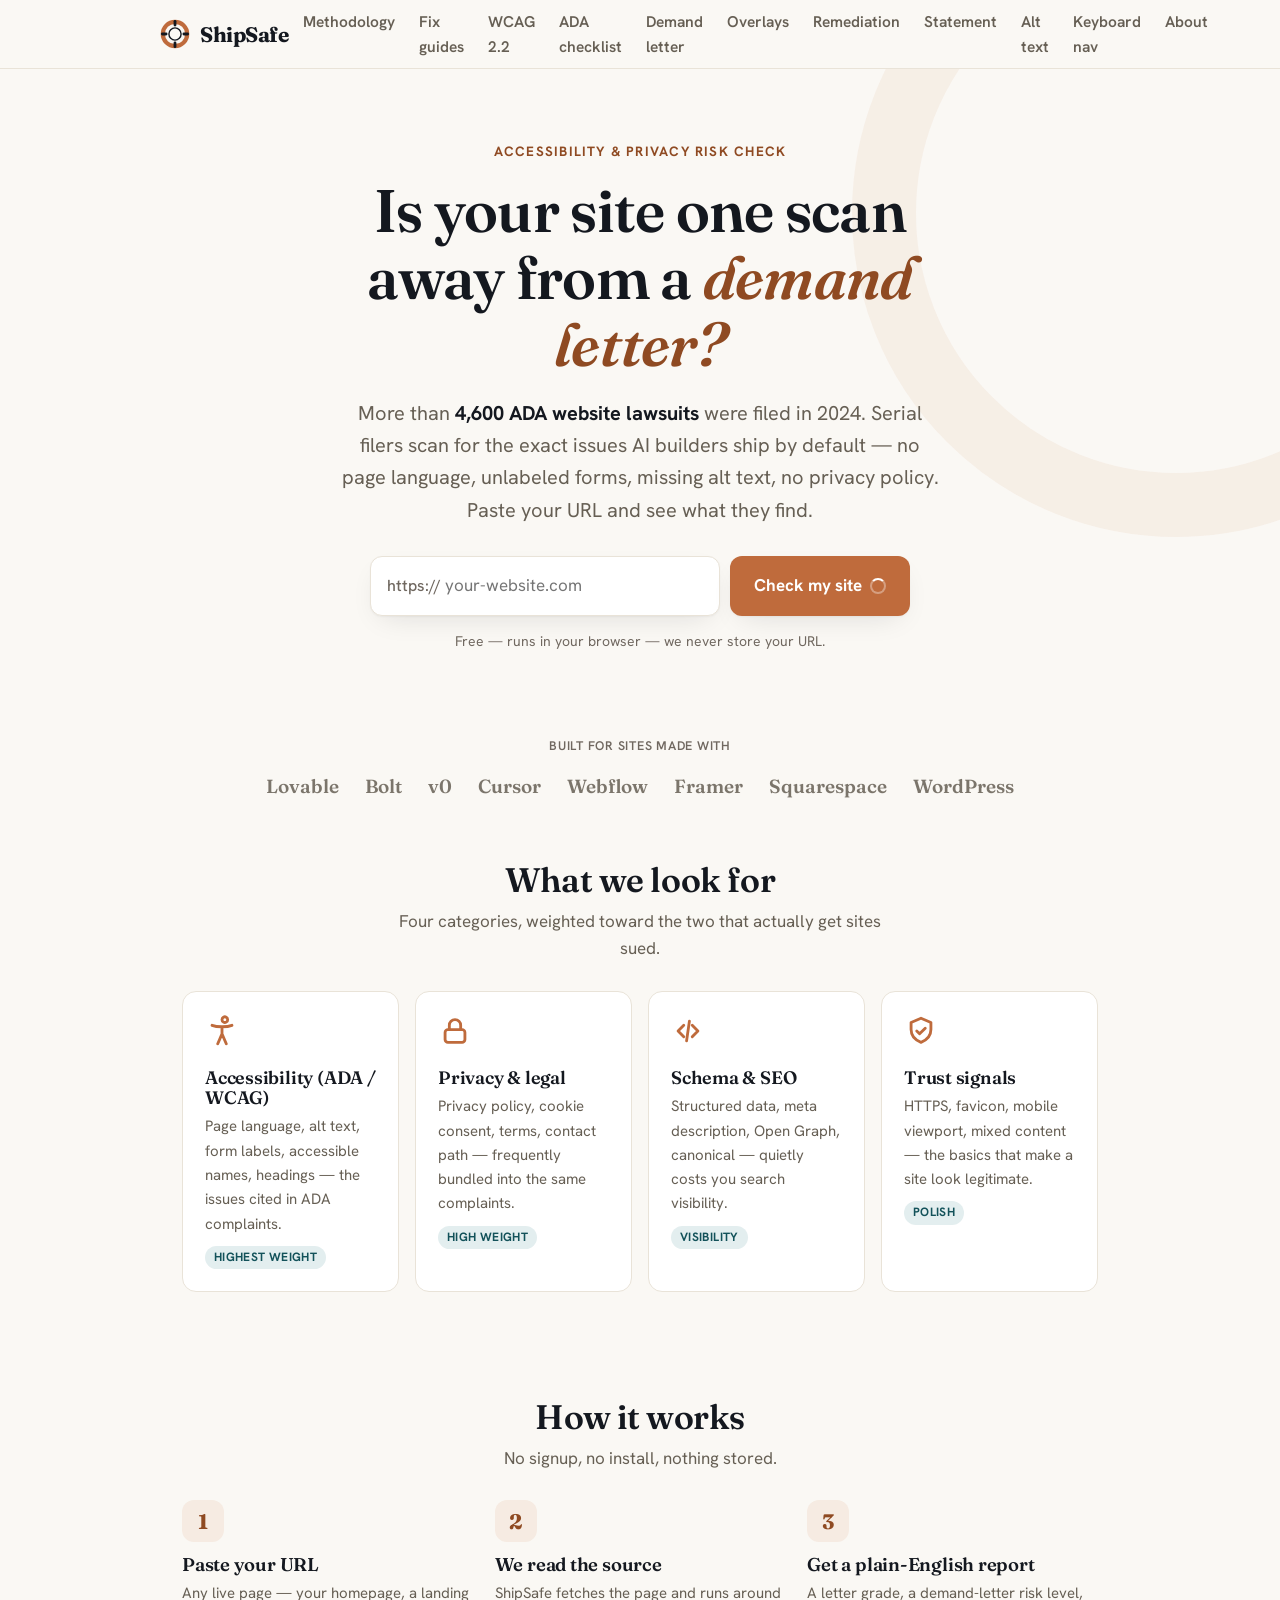
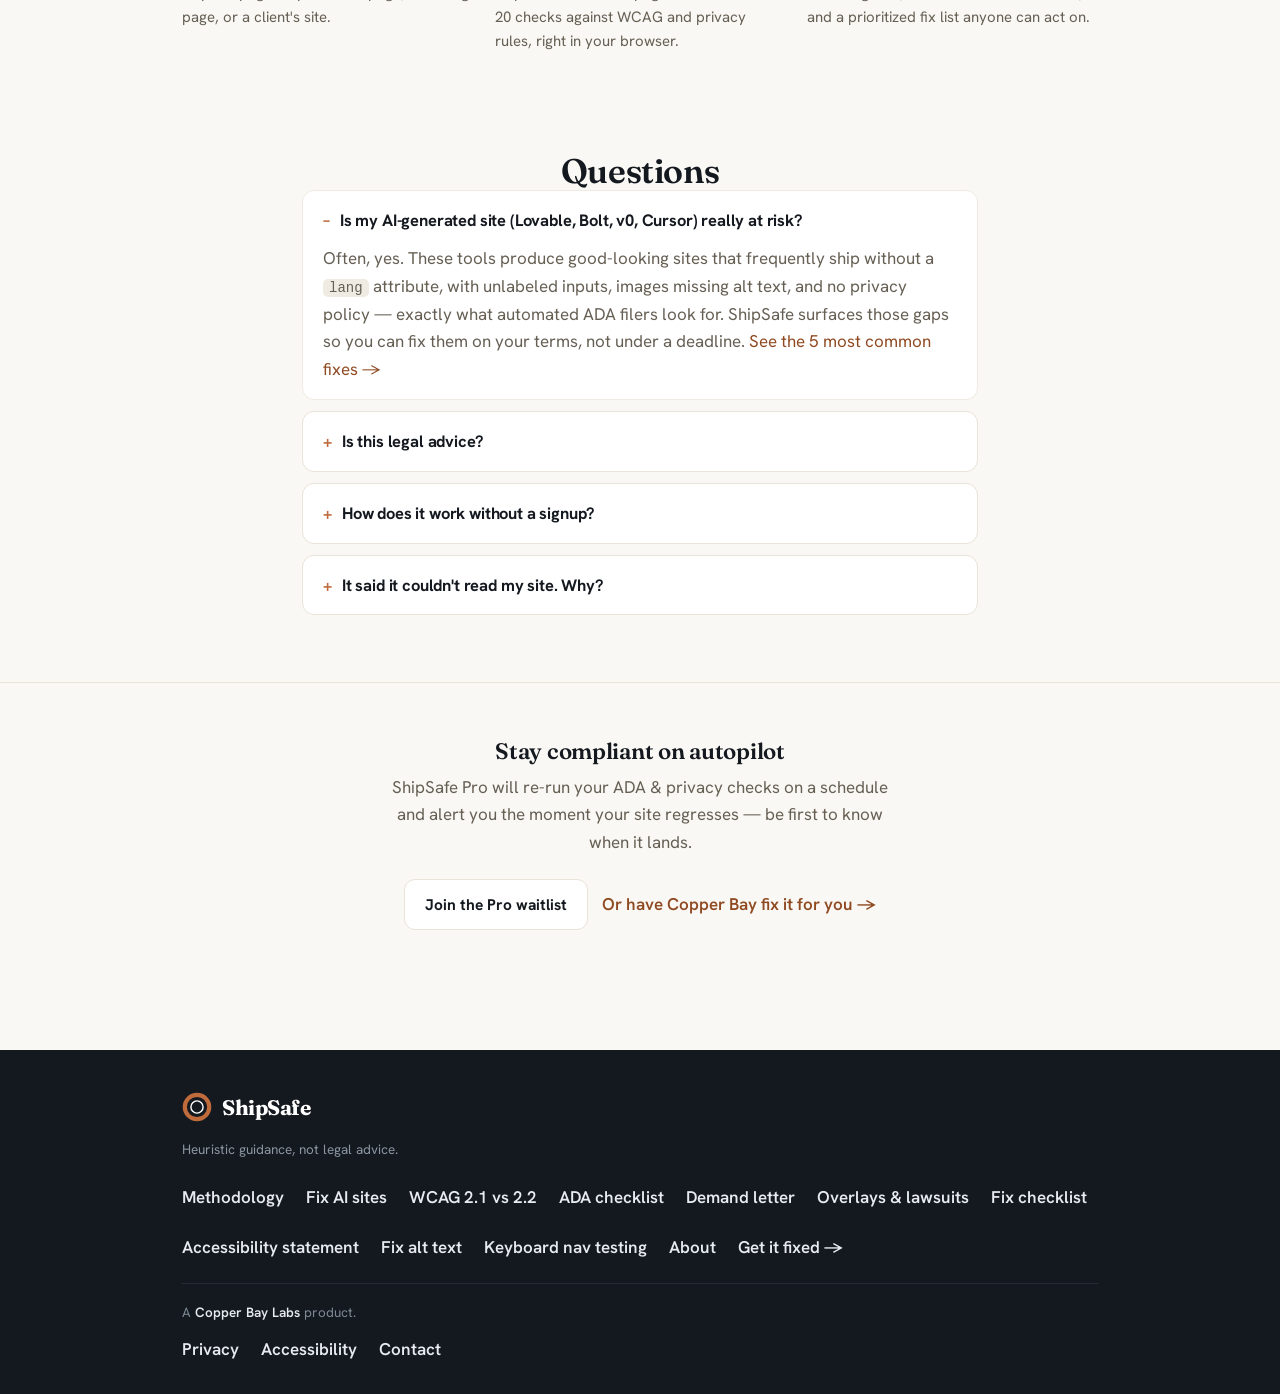
<file: index.html>
<!doctype html>
<html lang="en">
<head>
<meta charset="utf-8">
<meta name="viewport" content="width=device-width, initial-scale=1">
<title>ShipSafe — ADA & privacy risk check for your website</title>
<meta name="description" content="Paste a URL and get a plain-English report on the accessibility, privacy, and structured-data gaps that trigger ADA demand letters. Runs in your browser. Free, no signup.">
<link rel="canonical" href="https://labs.copperbaytech.com/shipsafe/">
<meta property="og:type" content="website">
<meta property="og:site_name" content="ShipSafe">
<meta property="og:title" content="ShipSafe — ADA & privacy risk check for your website">
<meta property="og:description" content="A plain-English accessibility and privacy risk check for AI-generated and no-code sites. Runs in your browser, no signup required.">
<meta property="og:url" content="https://labs.copperbaytech.com/shipsafe/">
<meta property="og:image" content="https://labs.copperbaytech.com/shipsafe/og-image.png">
<meta property="og:image:width" content="1200">
<meta property="og:image:height" content="630">
<meta name="twitter:card" content="summary_large_image">
<meta name="twitter:title" content="ShipSafe — ADA & privacy risk check">
<meta name="twitter:description" content="Paste a URL for a plain-English report on the gaps that trigger ADA demand letters.">
<meta name="twitter:image" content="https://labs.copperbaytech.com/shipsafe/og-image.png">
<meta name="theme-color" content="#faf8f4">
<link rel="icon" href="favicon.svg" type="image/svg+xml">
<link rel="apple-touch-icon" href="apple-touch-icon.png">
<link rel="preconnect" href="https://fonts.googleapis.com">
<link rel="preconnect" href="https://fonts.gstatic.com" crossorigin>
<link href="https://fonts.googleapis.com/css2?family=Fraunces:opsz,wght@9..144,500;9..144,600;9..144,700&family=Hanken+Grotesk:wght@400;500;600;700&display=swap" rel="stylesheet">
<script type="application/ld+json">
{"@context":"https://schema.org","@type":"WebApplication","name":"ShipSafe","applicationCategory":"BusinessApplication","operatingSystem":"Web","offers":{"@type":"Offer","price":"0","priceCurrency":"USD"},"description":"Free plain-English ADA/WCAG accessibility and privacy-compliance risk checker for websites, built for no-code and AI-generated sites.","publisher":{"@type":"Organization","name":"Copper Bay Labs","url":"https://copperbaytech.com"}}
</script>
<link rel="stylesheet" href="styles.css?v=7">
</head>
<body>
<a class="skip" href="#main">Skip to main content</a>

<header class="masthead" role="banner">
  <div class="wrap hdr-bar">
    <a class="brand" href="./" aria-label="ShipSafe — go to homepage">
      <svg class="mark" viewBox="0 0 64 64" aria-hidden="true" focusable="false"><circle cx="32" cy="32" r="26" fill="none" stroke="var(--copper)" stroke-width="9"/><circle cx="32" cy="32" r="13" fill="none" stroke="var(--ink)" stroke-width="3"/><g fill="var(--ink)"><rect x="29" y="2" width="6" height="14" rx="3"/><rect x="29" y="48" width="6" height="14" rx="3"/><rect x="2" y="29" width="14" height="6" rx="3"/><rect x="48" y="29" width="14" height="6" rx="3"/></g></svg>
      <span class="wordmark">ShipSafe</span>
    </a>
    <nav class="nav" aria-label="Primary navigation">
      <a href="methodology.html">Methodology</a>
      <a href="guides/wcag-compliance-ai-generated-sites.html">Fix guides</a>
      <a href="guides/wcag-2-1-vs-2-2-what-changed.html">WCAG 2.2</a>
      <a href="guides/ada-compliance-checklist.html">ADA checklist</a>
      <a href="guides/ada-demand-letter-response.html">Demand letter</a>
      <a href="guides/accessibility-overlay-ada-lawsuit.html">Overlays</a>
      <a href="guides/wcag-remediation-checklist-existing-website.html">Remediation</a>
      <a href="guides/accessibility-statement-template.html">Statement</a>
      <a href="guides/fix-missing-alt-text-wcag-1-1-1.html">Alt text</a>
      <a href="guides/keyboard-navigation-accessibility-testing.html">Keyboard nav</a>
      <a href="about.html">About</a>
    </nav>
  </div>
</header>

<main id="main">
  <section class="hero" aria-labelledby="hero-heading">
    <div class="wrap">
      <p class="eyebrow">Accessibility &amp; privacy risk check</p>
      <h1 id="hero-heading">Is your site one scan away from a <em>demand letter?</em></h1>
      <p class="lede">More than <strong>4,600 ADA website lawsuits</strong> were filed in 2024. Serial filers scan for the exact issues AI builders ship by default — no page language, unlabeled forms, missing alt text, no privacy policy. Paste your URL and see what they find.</p>

      <form id="scan-form" class="scan" novalidate aria-label="URL scanner">
        <label for="url" class="sr-only">Website URL to check</label>
        <div class="field" role="group" aria-labelledby="proto-hint">
          <span class="proto" id="proto-hint" aria-hidden="true">https://</span>
          <input
            id="url"
            type="text"
            inputmode="url"
            autocomplete="url"
            autocorrect="off"
            autocapitalize="off"
            spellcheck="false"
            placeholder="your-website.com"
            aria-describedby="scan-status"
            required>
        </div>
        <button id="scan-btn" type="submit" aria-describedby="scan-status">
          <span class="btn-label">Check my site</span>
          <span class="btn-spinner" aria-hidden="true" hidden></span>
        </button>
      </form>
      <p class="trustline" id="scan-status" role="status" aria-live="polite" aria-atomic="true">Free &mdash; runs in your browser &mdash; we never store your URL.</p>
    </div>
  </section>

  <section id="results" class="results wrap" aria-label="Scan results" aria-live="polite" hidden></section>

  <section class="builtfor" aria-labelledby="builtfor-heading">
    <div class="wrap">
      <p class="builtfor-label" id="builtfor-heading">Built for sites made with</p>
      <ul class="chips" aria-label="Supported site builders">
        <li>Lovable</li><li>Bolt</li><li>v0</li><li>Cursor</li><li>Webflow</li><li>Framer</li><li>Squarespace</li><li>WordPress</li>
      </ul>
    </div>
  </section>

  <section class="checks-strip" aria-labelledby="checks-heading">
    <div class="wrap">
      <h2 class="section-title" id="checks-heading">What we look for</h2>
      <p class="section-sub">Four categories, weighted toward the two that actually get sites sued.</p>
      <div class="grid4" id="cat-grid" role="list" aria-label="Check categories"></div>
    </div>
  </section>

  <section class="how" aria-labelledby="how-heading">
    <div class="wrap">
      <h2 class="section-title" id="how-heading">How it works</h2>
      <p class="section-sub">No signup, no install, nothing stored.</p>
      <ol class="steps">
        <li><span class="step-n" aria-hidden="true">1</span><h3>Paste your URL</h3><p>Any live page — your homepage, a landing page, or a client's site.</p></li>
        <li><span class="step-n" aria-hidden="true">2</span><h3>We read the source</h3><p>ShipSafe fetches the page and runs around 20 checks against WCAG and privacy rules, right in your browser.</p></li>
        <li><span class="step-n" aria-hidden="true">3</span><h3>Get a plain-English report</h3><p>A letter grade, a demand-letter risk level, and a prioritized fix list anyone can act on.</p></li>
      </ol>
    </div>
  </section>

  <section class="faq" aria-labelledby="faq-heading">
    <div class="wrap narrow">
      <h2 class="section-title" id="faq-heading">Questions</h2>
      <details open>
        <summary>Is my AI-generated site (Lovable, Bolt, v0, Cursor) really at risk?</summary>
        <p>Often, yes. These tools produce good-looking sites that frequently ship without a <code>lang</code> attribute, with unlabeled inputs, images missing alt text, and no privacy policy — exactly what automated ADA filers look for. ShipSafe surfaces those gaps so you can fix them on your terms, not under a deadline. <a href="guides/wcag-compliance-ai-generated-sites.html">See the 5 most common fixes &rarr;</a></p>
      </details>
      <details>
        <summary>Is this legal advice?</summary>
        <p>No. ShipSafe is an automated heuristic check that flags common risk patterns. It is not legal advice and is not a guarantee of compliance. For a binding determination, talk to a qualified attorney. <a href="methodology.html">See exactly what we check and how it's scored</a></p>
      </details>
      <details>
        <summary>How does it work without a signup?</summary>
        <p>ShipSafe fetches your page and analyzes the HTML in your browser — nothing is stored or sent to our servers. The free check reads your page's source; a deeper scan that renders the full page (catching contrast and JavaScript-built content) is in development.</p>
      </details>
      <details>
        <summary>It said it couldn't read my site. Why?</summary>
        <p>Some sites block third-party fetching, and some render entirely with JavaScript, leaving the HTML source nearly empty. The free in-browser check can only read static source — the upcoming rendered scan handles both cases.</p>
      </details>
    </div>
  </section>
</main>

<section class="upsell" aria-labelledby="upsell-h" style="border-top:1px solid var(--line,#e7e1d8);padding:3.5rem 0;text-align:center">
  <div class="wrap">
    <h2 id="upsell-h" style="margin:0 0 .6rem;font-size:1.4rem">Stay compliant on autopilot</h2>
    <p style="max-width:52ch;margin:0 auto 1.4rem;color:var(--muted,#6b6359)">ShipSafe Pro will re-run your ADA &amp; privacy checks on a schedule and alert you the moment your site regresses — be first to know when it lands.</p>
    <div style="display:flex;gap:.85rem;justify-content:center;flex-wrap:wrap;align-items:center">
      <a class="btn" href="mailto:contact@copperbaytech.com?subject=ShipSafe%20Pro%20waitlist&amp;body=I%27d%20use%20scheduled%20re-scans%20with%20alerts.%20Notify%20me%20at%20launch.">Join the Pro waitlist</a>
      <a href="https://copperbaytech.com" target="_blank" rel="noopener noreferrer" style="font-weight:600">Or have Copper Bay fix it for you <span aria-hidden="true">&rarr;</span></a>
    </div>
  </div>
</section>

<footer class="footer" role="contentinfo">
  <div class="wrap foot">
    <div>
      <a class="brand small" href="./" aria-label="ShipSafe — go to homepage">
        <svg class="mark" viewBox="0 0 64 64" aria-hidden="true" focusable="false"><circle cx="32" cy="32" r="26" fill="none" stroke="var(--copper)" stroke-width="9"/><circle cx="32" cy="32" r="13" fill="none" stroke="currentColor" stroke-width="3"/></svg>
        <span class="wordmark">ShipSafe</span>
      </a>
      <p class="fine">Heuristic guidance, not legal advice.</p>
    </div>
    <nav class="foot-nav" aria-label="Footer navigation">
      <a href="methodology.html">Methodology</a>
      <a href="guides/wcag-compliance-ai-generated-sites.html">Fix AI sites</a>
      <a href="guides/wcag-2-1-vs-2-2-what-changed.html">WCAG 2.1 vs 2.2</a>
      <a href="guides/ada-compliance-checklist.html">ADA checklist</a>
      <a href="guides/ada-demand-letter-response.html">Demand letter</a>
      <a href="guides/accessibility-overlay-ada-lawsuit.html">Overlays &amp; lawsuits</a>
      <a href="guides/wcag-remediation-checklist-existing-website.html">Fix checklist</a>
      <a href="guides/accessibility-statement-template.html">Accessibility statement</a>
      <a href="guides/fix-missing-alt-text-wcag-1-1-1.html">Fix alt text</a>
      <a href="guides/keyboard-navigation-accessibility-testing.html">Keyboard nav testing</a>
      <a href="about.html">About</a>
      <a href="https://copperbaytech.com" target="_blank" rel="noopener noreferrer">Get it fixed <span aria-hidden="true">&rarr;</span><span class="sr-only">(opens in new tab)</span></a>
    </nav>
  </div>
  <div class="wrap">
    <p class="madeby">A <a href="https://copperbaytech.com" target="_blank" rel="noopener noreferrer">Copper Bay Labs<span class="sr-only"> (opens in new tab)</span></a> product.</p>
    <nav class="foot-nav foot-legal" aria-label="Legal navigation">
      <a href="about.html#privacy">Privacy</a>
      <a href="methodology.html">Accessibility</a>
      <a href="about.html">Contact</a>
    </nav>
  </div>
</footer>

<script src="app.js?v=8"></script>
</body>
</html>
</file>
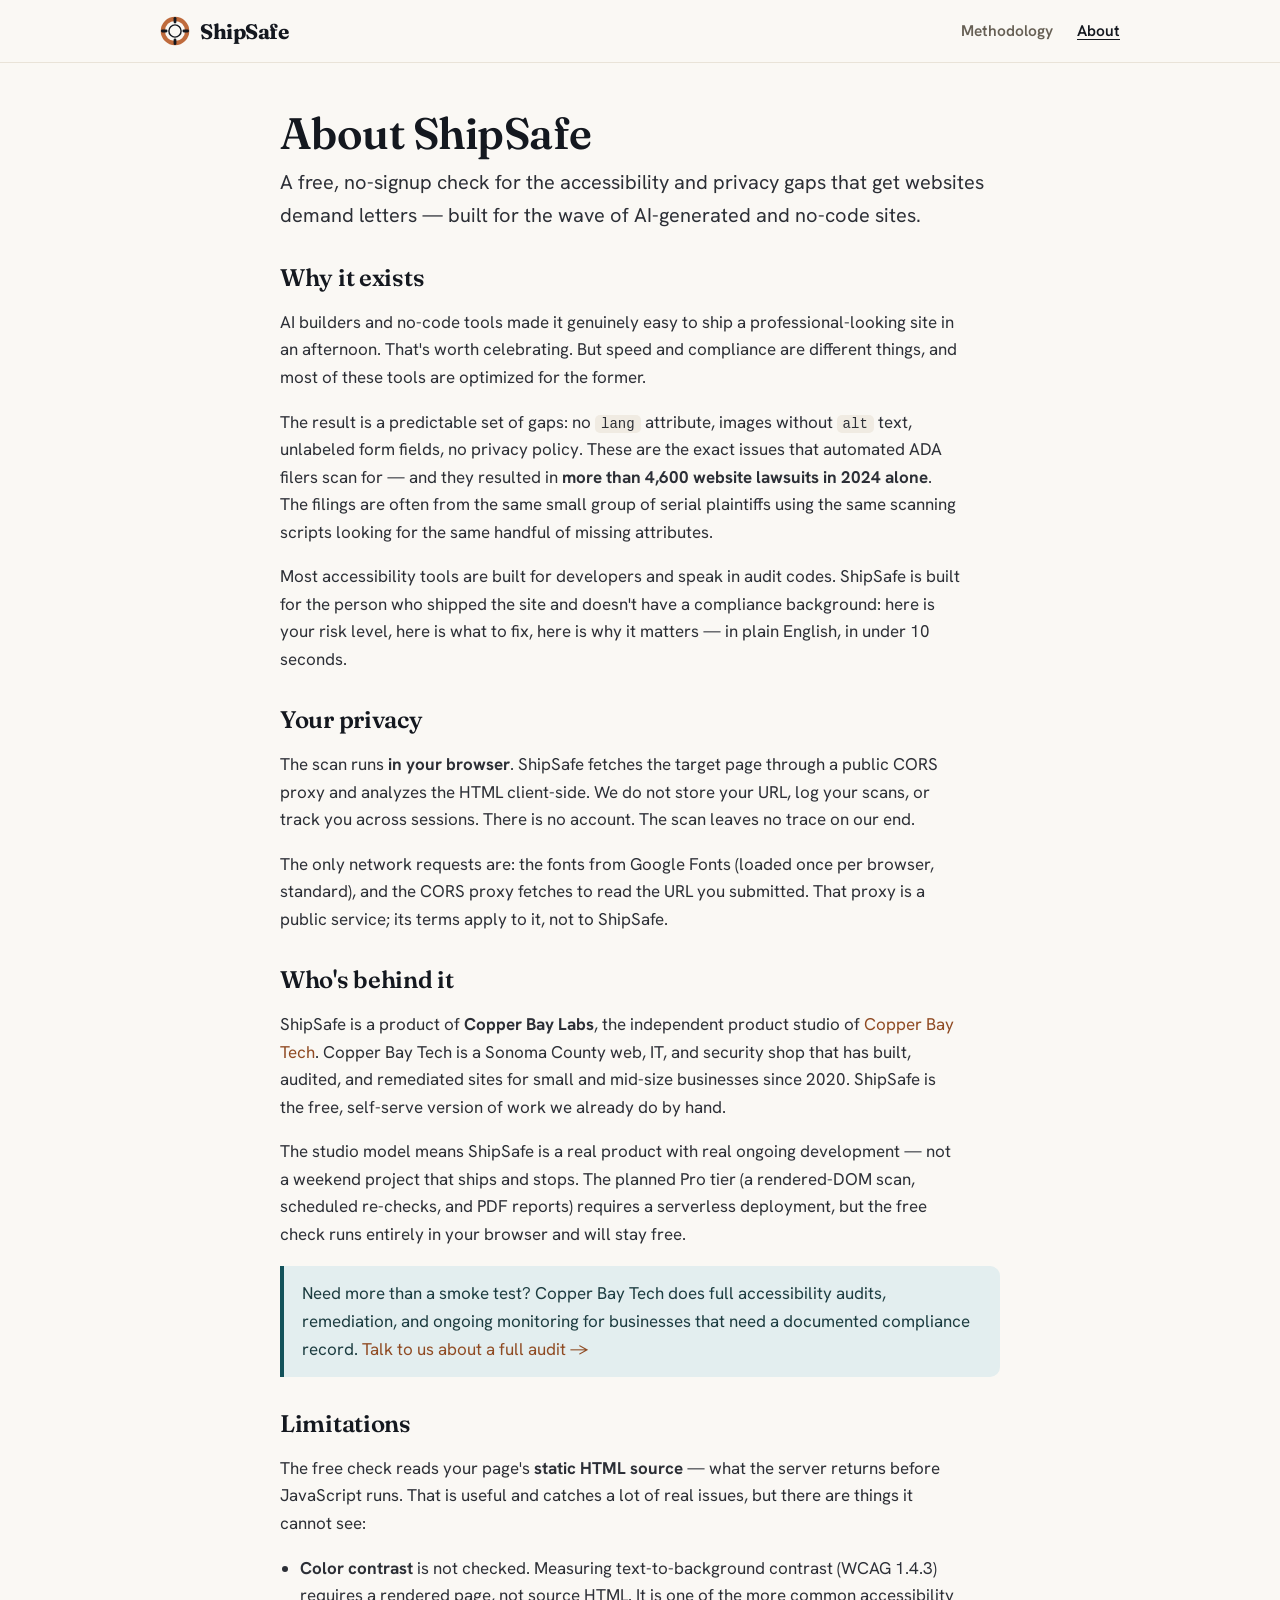
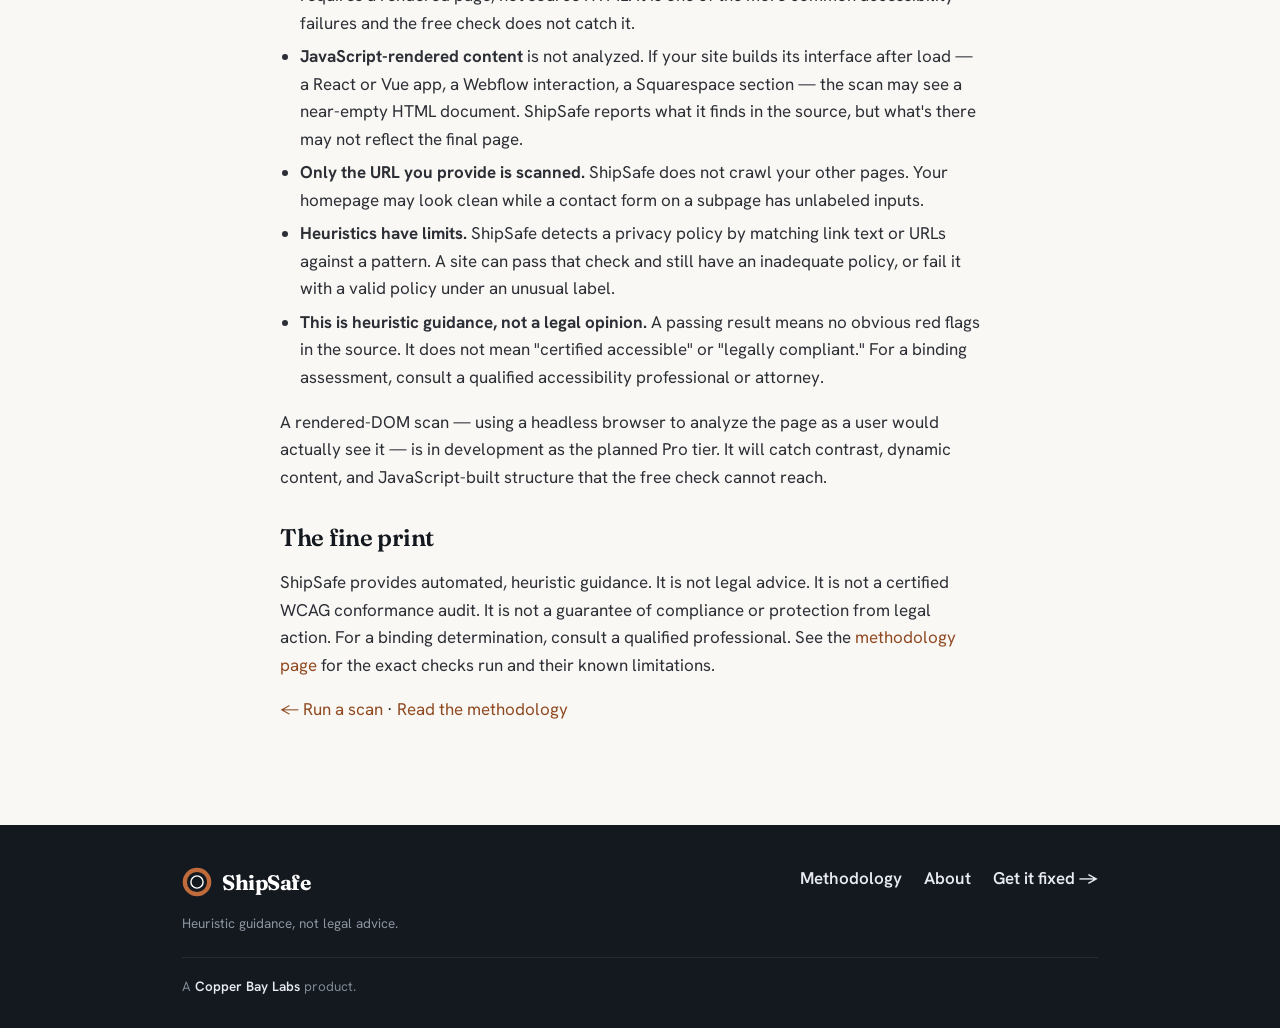
<file: about.html>
<!doctype html>
<html lang="en">
<head>
<meta charset="utf-8">
<meta name="viewport" content="width=device-width, initial-scale=1">
<title>About ShipSafe — Copper Bay Labs</title>
<meta name="description" content="ShipSafe is a free accessibility and privacy risk checker by Copper Bay Labs, the product studio of Copper Bay Tech. Why it exists, how it respects your privacy, and who's behind it.">
<link rel="canonical" href="https://labs.copperbaytech.com/shipsafe/about.html">
<meta property="og:title" content="About ShipSafe — Copper Bay Labs">
<meta property="og:description" content="What ShipSafe is, why it exists, and who built it. An honest account of what a free source-HTML check can and cannot do.">
<meta property="og:image" content="https://labs.copperbaytech.com/shipsafe/og-image.png">
<meta name="twitter:card" content="summary_large_image">
<meta name="twitter:image" content="https://labs.copperbaytech.com/shipsafe/og-image.png">
<meta name="theme-color" content="#faf8f4">
<link rel="icon" href="favicon.svg" type="image/svg+xml">
<link rel="apple-touch-icon" href="apple-touch-icon.png">
<link rel="preconnect" href="https://fonts.googleapis.com"><link rel="preconnect" href="https://fonts.gstatic.com" crossorigin>
<link href="https://fonts.googleapis.com/css2?family=Fraunces:opsz,wght@9..144,500;9..144,600;9..144,700&family=Hanken+Grotesk:wght@400;500;600;700&display=swap" rel="stylesheet">
<link rel="stylesheet" href="styles.css?v=6">
</head>
<body>
<a class="skip" href="#main">Skip to content</a>
<header class="masthead"><div class="wrap bar">
  <a class="brand" href="./" aria-label="ShipSafe home">
    <svg class="mark" viewBox="0 0 64 64" aria-hidden="true" focusable="false"><circle cx="32" cy="32" r="26" fill="none" stroke="var(--copper)" stroke-width="9"/><circle cx="32" cy="32" r="13" fill="none" stroke="var(--ink)" stroke-width="3"/><g fill="var(--ink)"><rect x="29" y="2" width="6" height="14" rx="3"/><rect x="29" y="48" width="6" height="14" rx="3"/><rect x="2" y="29" width="14" height="6" rx="3"/><rect x="48" y="29" width="14" height="6" rx="3"/></g></svg>
    <span class="wordmark">ShipSafe</span></a>
  <nav class="nav" aria-label="Primary"><a href="methodology.html">Methodology</a><a href="about.html" aria-current="page">About</a></nav>
</div></header>

<main id="main"><article class="doc wrap narrow">

  <h1>About ShipSafe</h1>
  <p class="lede">A free, no-signup check for the accessibility and privacy gaps that get websites demand letters — built for the wave of AI-generated and no-code sites.</p>

  <h2>Why it exists</h2>
  <p>AI builders and no-code tools made it genuinely easy to ship a professional-looking site in an afternoon. That's worth celebrating. But speed and compliance are different things, and most of these tools are optimized for the former.</p>
  <p>The result is a predictable set of gaps: no <code>lang</code> attribute, images without <code>alt</code> text, unlabeled form fields, no privacy policy. These are the exact issues that automated ADA filers scan for — and they resulted in <strong>more than 4,600 website lawsuits in 2024 alone</strong>. The filings are often from the same small group of serial plaintiffs using the same scanning scripts looking for the same handful of missing attributes.</p>
  <p>Most accessibility tools are built for developers and speak in audit codes. ShipSafe is built for the person who shipped the site and doesn't have a compliance background: here is your risk level, here is what to fix, here is why it matters — in plain English, in under 10 seconds.</p>

  <h2 id="privacy">Your privacy</h2>
  <p>The scan runs <strong>in your browser</strong>. ShipSafe fetches the target page through a public CORS proxy and analyzes the HTML client-side. We do not store your URL, log your scans, or track you across sessions. There is no account. The scan leaves no trace on our end.</p>
  <p>The only network requests are: the fonts from Google Fonts (loaded once per browser, standard), and the CORS proxy fetches to read the URL you submitted. That proxy is a public service; its terms apply to it, not to ShipSafe.</p>

  <h2>Who's behind it</h2>
  <p>ShipSafe is a product of <strong>Copper Bay Labs</strong>, the independent product studio of <a href="https://copperbaytech.com" target="_blank" rel="noopener">Copper Bay Tech</a>. Copper Bay Tech is a Sonoma County web, IT, and security shop that has built, audited, and remediated sites for small and mid-size businesses since 2020. ShipSafe is the free, self-serve version of work we already do by hand.</p>
  <p>The studio model means ShipSafe is a real product with real ongoing development — not a weekend project that ships and stops. The planned Pro tier (a rendered-DOM scan, scheduled re-checks, and PDF reports) requires a serverless deployment, but the free check runs entirely in your browser and will stay free.</p>

  <div class="callout">Need more than a smoke test? Copper Bay Tech does full accessibility audits, remediation, and ongoing monitoring for businesses that need a documented compliance record. <a href="https://copperbaytech.com" target="_blank" rel="noopener">Talk to us about a full audit →</a></div>

  <h2 id="limitations">Limitations</h2>
  <p>The free check reads your page's <strong>static HTML source</strong> — what the server returns before JavaScript runs. That is useful and catches a lot of real issues, but there are things it cannot see:</p>
  <ul>
    <li><strong>Color contrast</strong> is not checked. Measuring text-to-background contrast (WCAG 1.4.3) requires a rendered page, not source HTML. It is one of the more common accessibility failures and the free check does not catch it.</li>
    <li><strong>JavaScript-rendered content</strong> is not analyzed. If your site builds its interface after load — a React or Vue app, a Webflow interaction, a Squarespace section — the scan may see a near-empty HTML document. ShipSafe reports what it finds in the source, but what's there may not reflect the final page.</li>
    <li><strong>Only the URL you provide is scanned.</strong> ShipSafe does not crawl your other pages. Your homepage may look clean while a contact form on a subpage has unlabeled inputs.</li>
    <li><strong>Heuristics have limits.</strong> ShipSafe detects a privacy policy by matching link text or URLs against a pattern. A site can pass that check and still have an inadequate policy, or fail it with a valid policy under an unusual label.</li>
    <li><strong>This is heuristic guidance, not a legal opinion.</strong> A passing result means no obvious red flags in the source. It does not mean "certified accessible" or "legally compliant." For a binding assessment, consult a qualified accessibility professional or attorney.</li>
  </ul>
  <p>A rendered-DOM scan — using a headless browser to analyze the page as a user would actually see it — is in development as the planned Pro tier. It will catch contrast, dynamic content, and JavaScript-built structure that the free check cannot reach.</p>

  <h2>The fine print</h2>
  <p>ShipSafe provides automated, heuristic guidance. It is not legal advice. It is not a certified WCAG conformance audit. It is not a guarantee of compliance or protection from legal action. For a binding determination, consult a qualified professional. See the <a href="methodology.html">methodology page</a> for the exact checks run and their known limitations.</p>

  <p><a href="./">← Run a scan</a> · <a href="methodology.html">Read the methodology</a></p>

</article></main>

<footer class="footer"><div class="wrap foot">
  <div><a class="brand small" href="./" aria-label="ShipSafe home"><svg class="mark" viewBox="0 0 64 64" aria-hidden="true" focusable="false"><circle cx="32" cy="32" r="26" fill="none" stroke="var(--copper)" stroke-width="9"/><circle cx="32" cy="32" r="13" fill="none" stroke="currentColor" stroke-width="3"/></svg><span class="wordmark">ShipSafe</span></a><p class="fine">Heuristic guidance, not legal advice.</p></div>
  <nav class="foot-nav" aria-label="Footer"><a href="methodology.html">Methodology</a><a href="about.html">About</a><a href="https://copperbaytech.com" target="_blank" rel="noopener">Get it fixed →</a></nav>
</div><div class="wrap"><p class="madeby">A <a href="https://copperbaytech.com" target="_blank" rel="noopener">Copper Bay Labs</a> product.</p></div></footer>
</body>
</html>
</file>
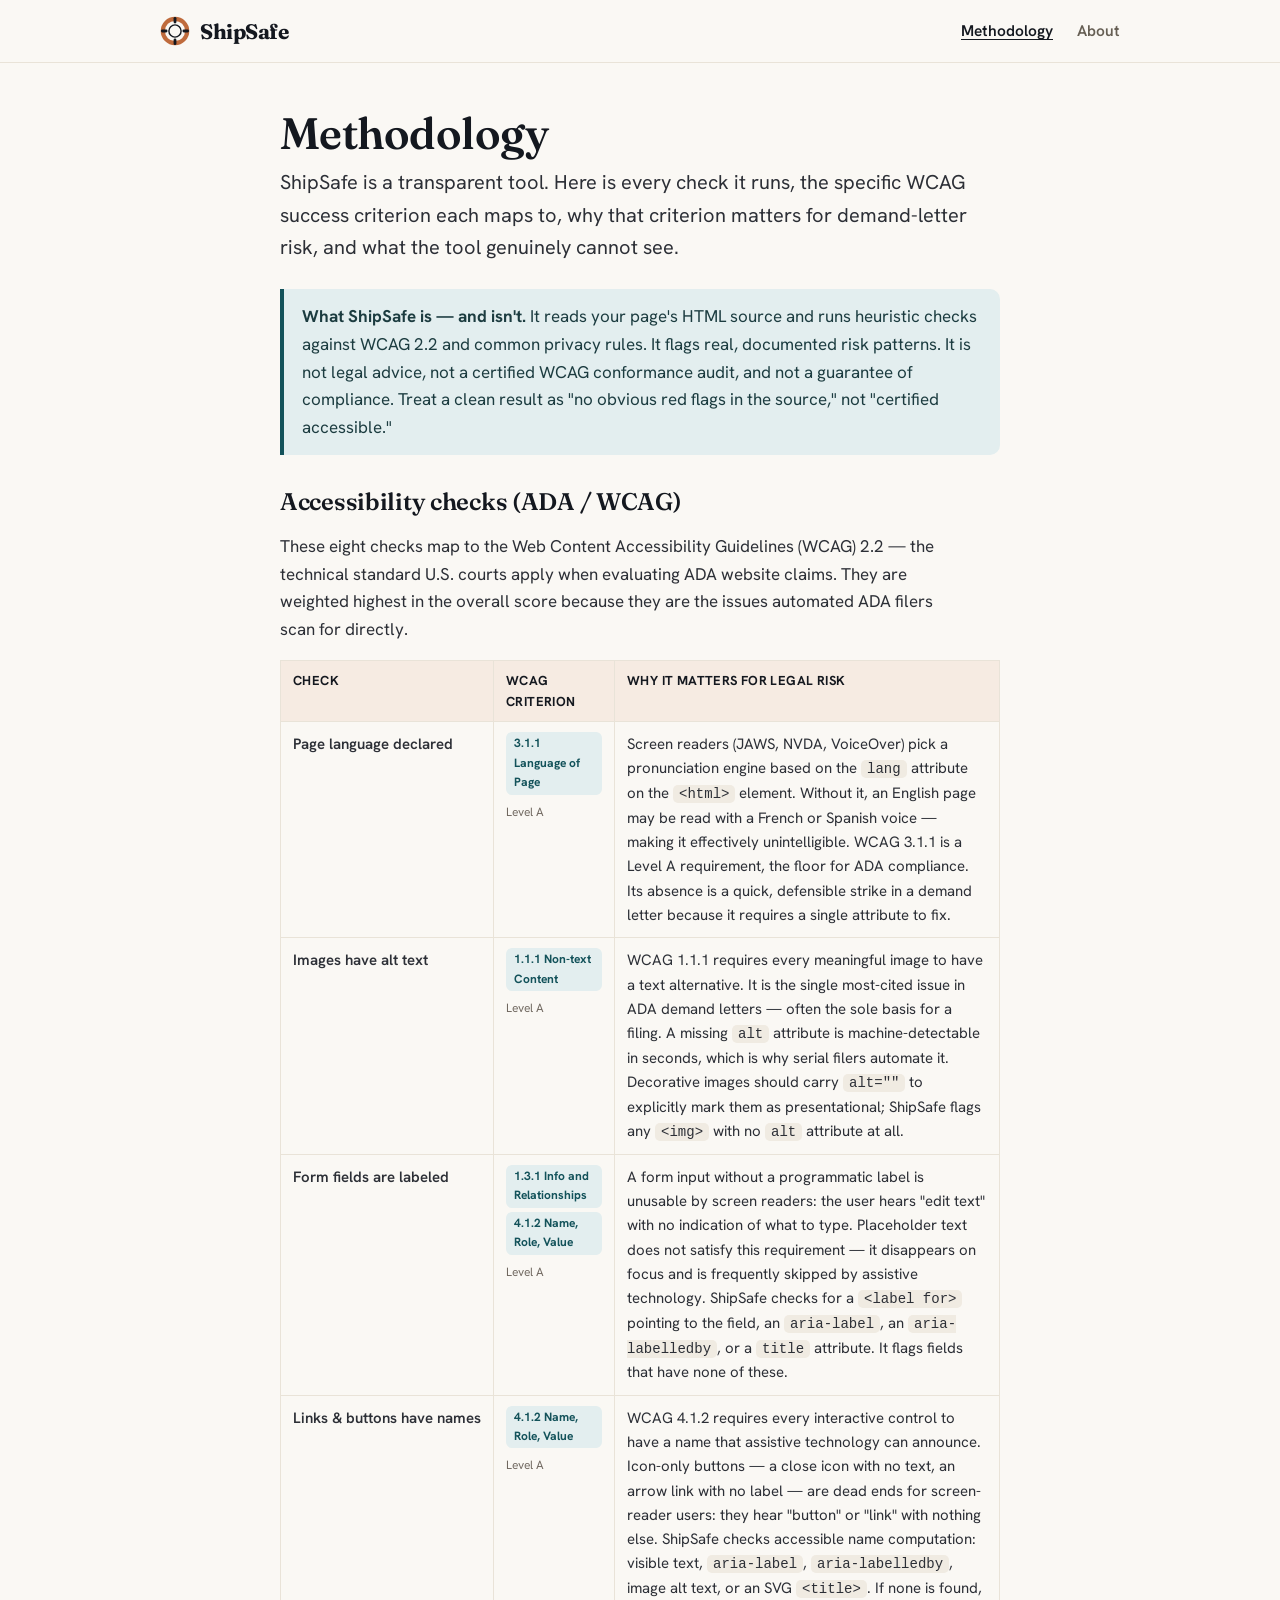
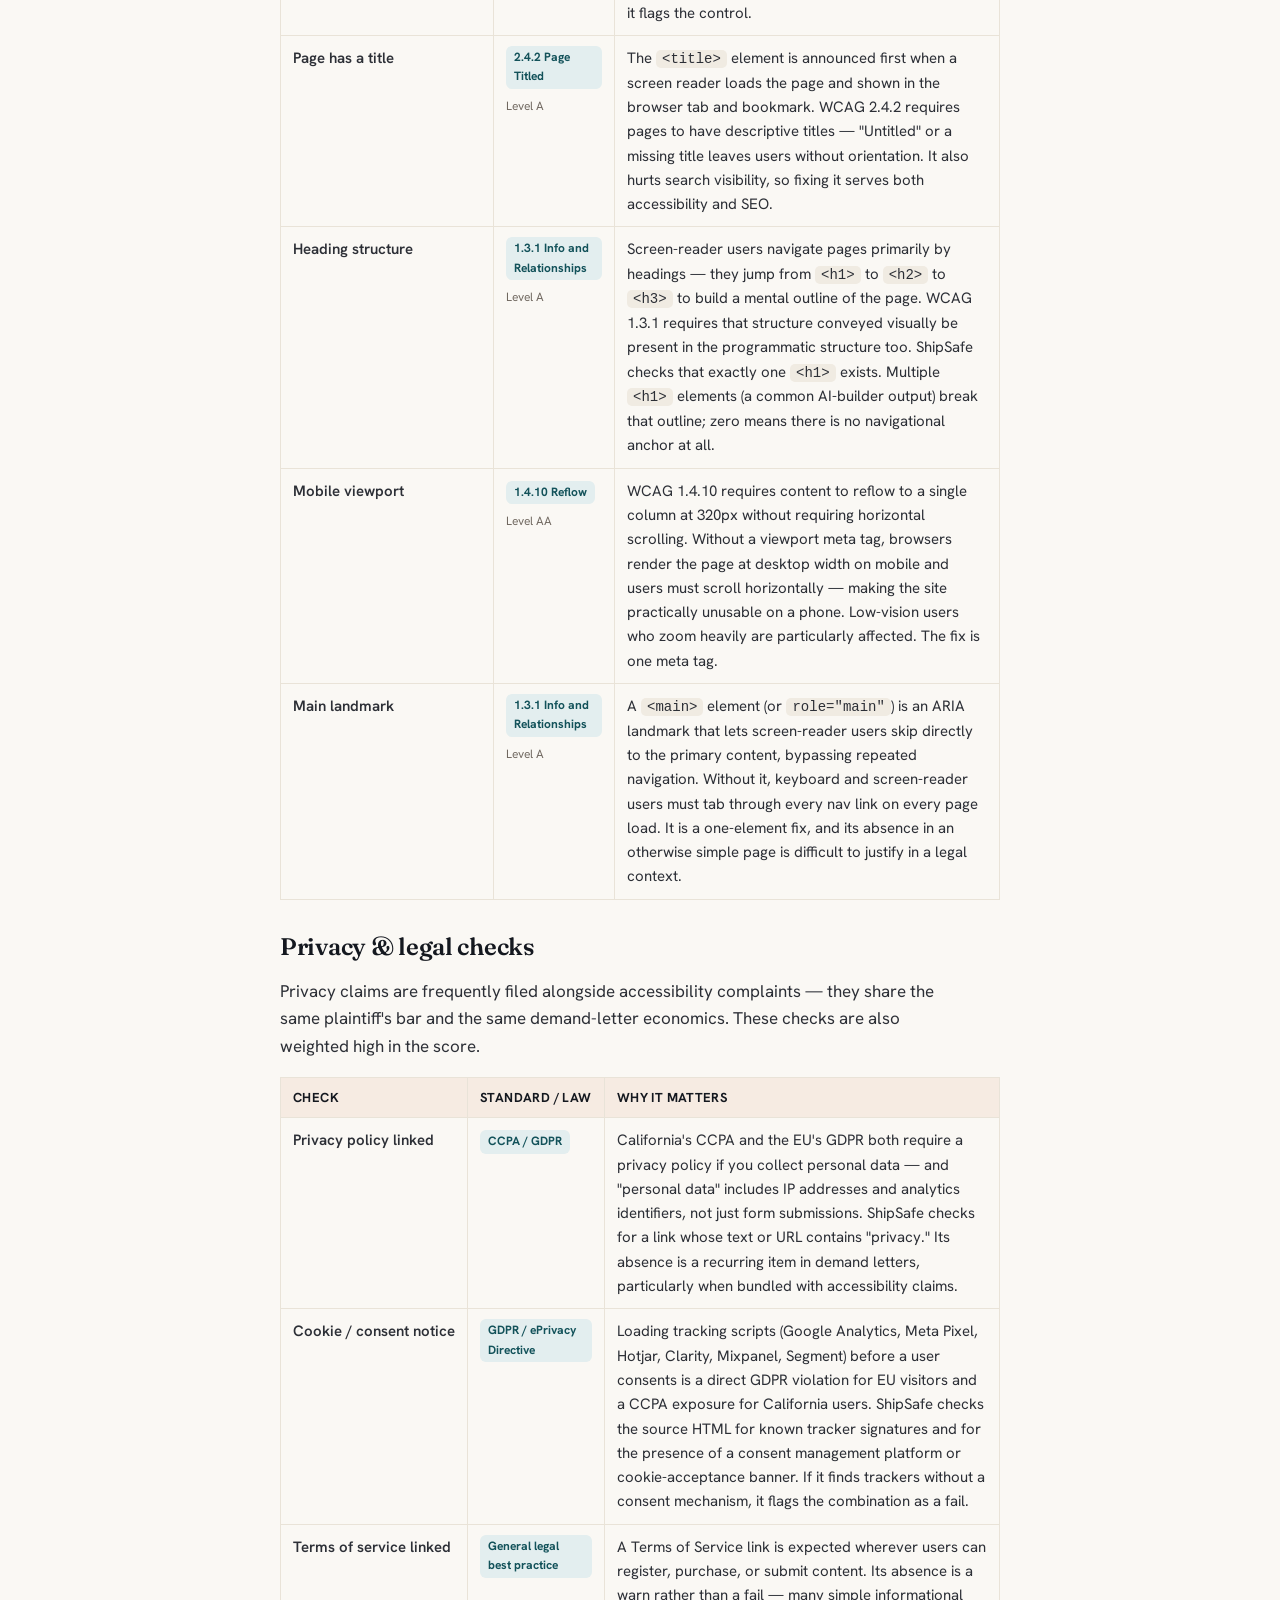
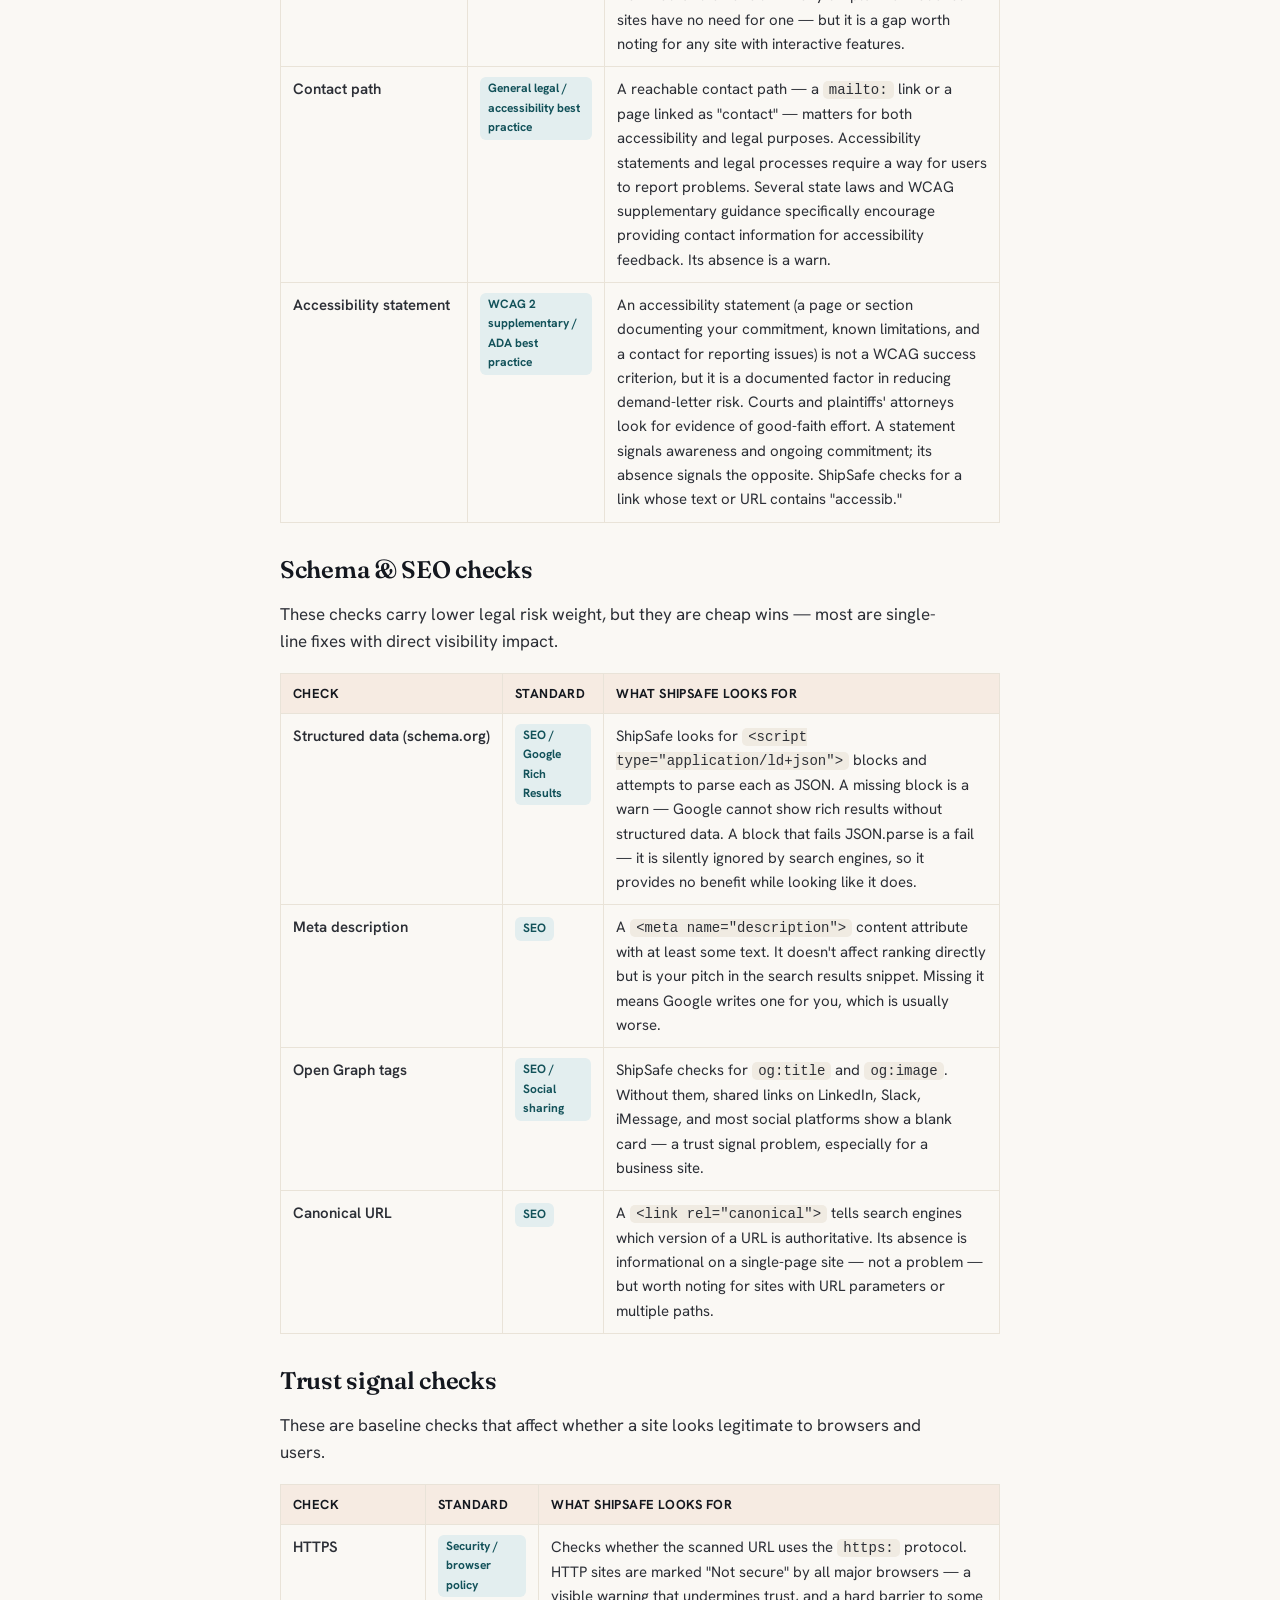
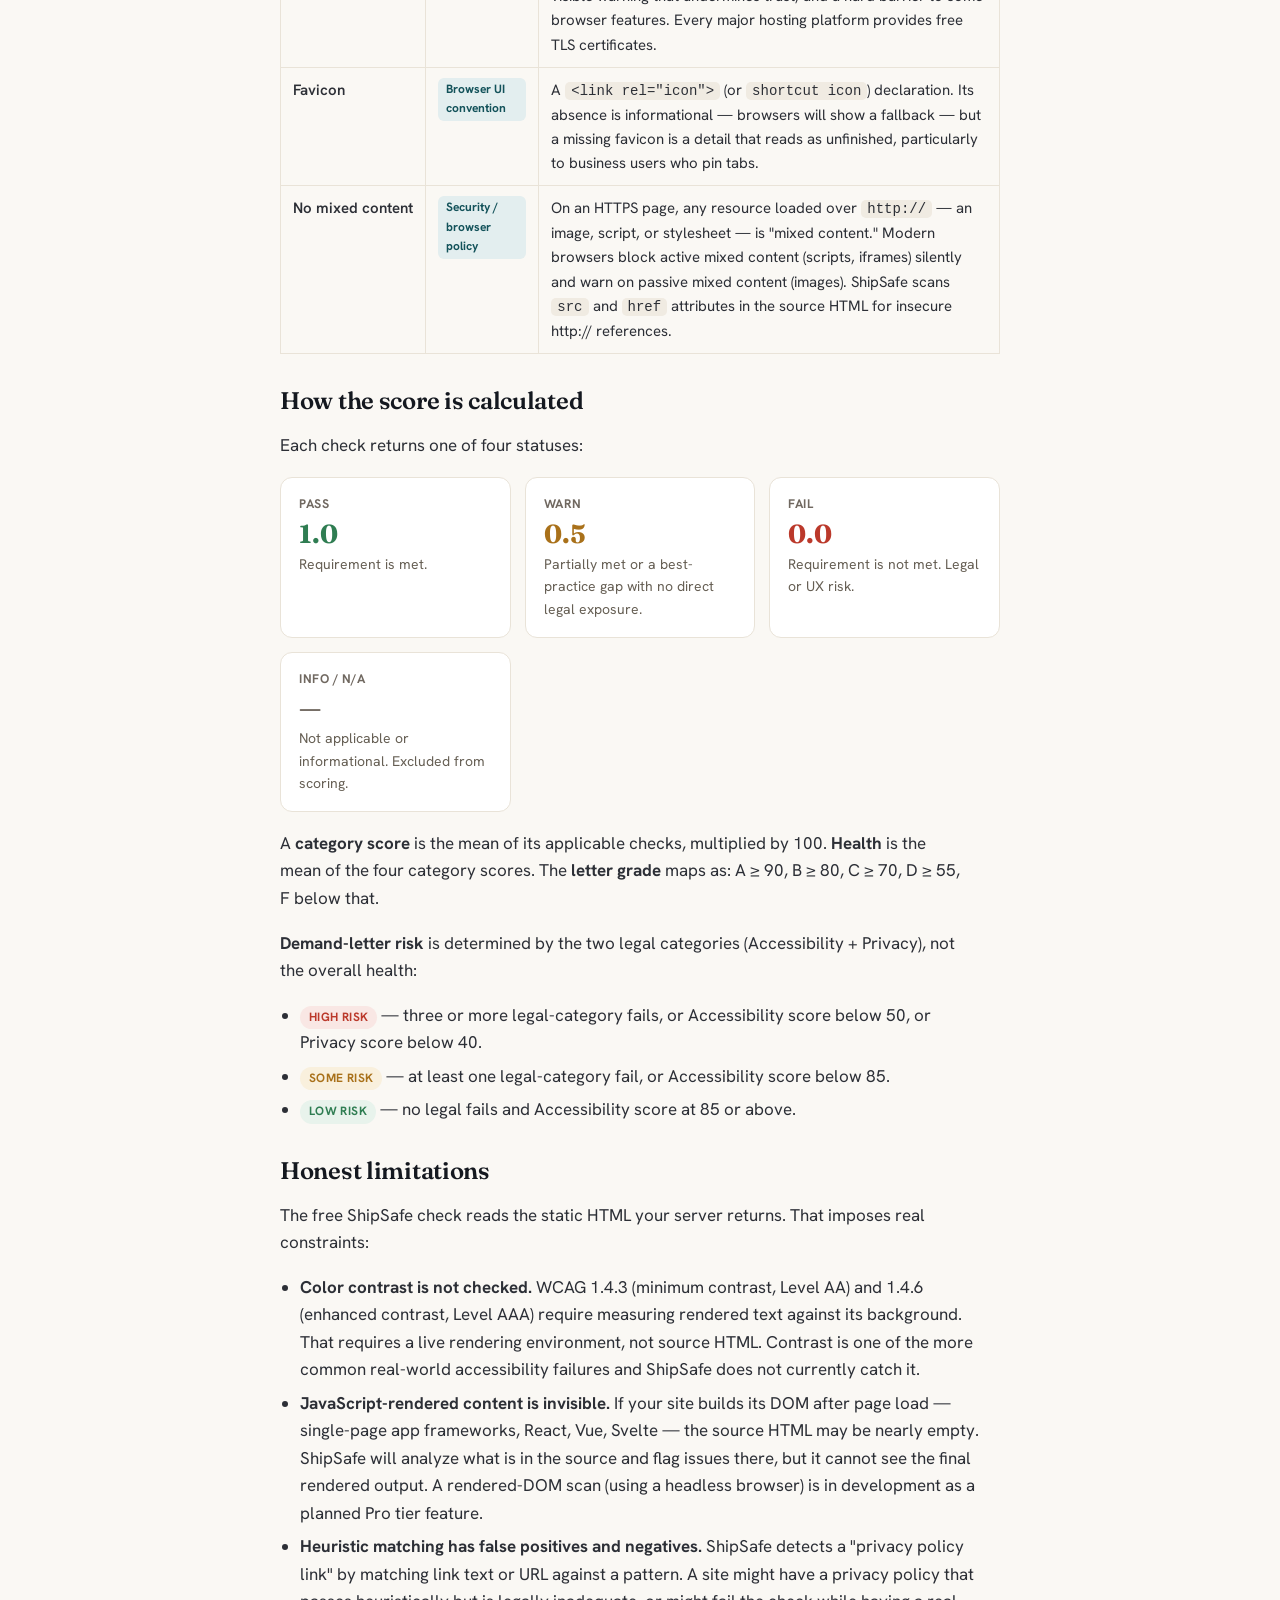
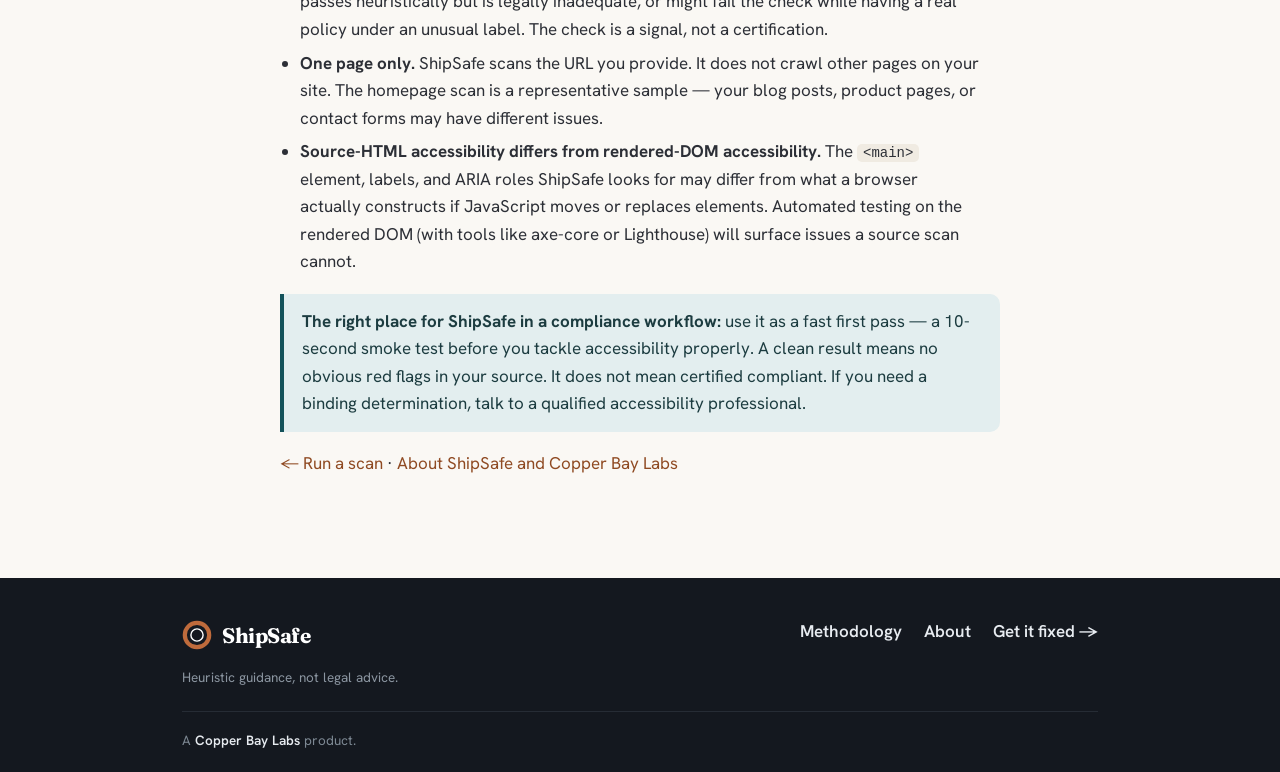
<file: methodology.html>
<!doctype html>
<html lang="en">
<head>
<meta charset="utf-8">
<meta name="viewport" content="width=device-width, initial-scale=1">
<title>Methodology — ShipSafe</title>
<meta name="description" content="Exactly what ShipSafe checks, which WCAG success criteria each check maps to, why each matters for demand-letter risk, how the grade is calculated, and the honest limits of an in-browser source scan.">
<link rel="canonical" href="https://labs.copperbaytech.com/shipsafe/methodology.html">
<meta property="og:title" content="ShipSafe Methodology — how each check maps to WCAG and demand-letter risk">
<meta property="og:description" content="Exactly what ShipSafe checks, how each check maps to WCAG and privacy law, and the honest limits of a source-only scan.">
<meta property="og:image" content="https://labs.copperbaytech.com/shipsafe/og-image.png">
<meta name="twitter:card" content="summary_large_image">
<meta name="twitter:image" content="https://labs.copperbaytech.com/shipsafe/og-image.png">
<meta name="theme-color" content="#faf8f4">
<link rel="icon" href="favicon.svg" type="image/svg+xml">
<link rel="apple-touch-icon" href="apple-touch-icon.png">
<link rel="preconnect" href="https://fonts.googleapis.com"><link rel="preconnect" href="https://fonts.gstatic.com" crossorigin>
<link href="https://fonts.googleapis.com/css2?family=Fraunces:opsz,wght@9..144,500;9..144,600;9..144,700&family=Hanken+Grotesk:wght@400;500;600;700&display=swap" rel="stylesheet">
<link rel="stylesheet" href="styles.css?v=6">
<style>
/* Scoped additions for methodology.html — no edits to styles.css */
.check-table { border-collapse: collapse; width: 100%; margin: 18px 0 10px; font-size: 15px; }
.check-table th { background: var(--copper-tint); font-family: "Hanken Grotesk", sans-serif; font-weight: 700; font-size: 13px; letter-spacing: .03em; text-transform: uppercase; padding: 9px 12px; border: 1px solid var(--line); text-align: left; vertical-align: top; }
.check-table td { border: 1px solid var(--line); padding: 10px 12px; text-align: left; vertical-align: top; color: #2c2f36; }
.check-table td:first-child { font-weight: 600; white-space: nowrap; }
.check-table td .wcag-ref { display: inline-block; font-size: 12px; font-weight: 700; color: var(--bay); background: var(--bay-tint); padding: 2px 8px; border-radius: 6px; margin-bottom: 4px; }
.check-table td .wcag-level { font-size: 12px; color: var(--muted-2); }
.risk-tag { display: inline-block; font-size: 12px; font-weight: 700; letter-spacing: .03em; text-transform: uppercase; padding: 2px 9px; border-radius: 999px; }
.risk-tag.high { color: var(--fail); background: var(--fail-bg); }
.risk-tag.med { color: var(--warn); background: var(--warn-bg); }
.risk-tag.low { color: var(--pass); background: var(--pass-bg); }
.scoring-grid { display: grid; grid-template-columns: repeat(auto-fit, minmax(190px, 1fr)); gap: 14px; margin: 18px 0; }
.scoring-card { background: var(--surface); border: 1px solid var(--line); border-radius: 12px; padding: 16px 18px; }
.scoring-card .label { font-size: 12.5px; font-weight: 700; letter-spacing: .04em; text-transform: uppercase; color: var(--muted-2); margin-bottom: 6px; }
.scoring-card .value { font-family: "Fraunces", serif; font-size: 26px; font-weight: 700; line-height: 1; color: var(--ink); }
.scoring-card p { font-size: 14px; color: var(--muted); margin: 6px 0 0; max-width: none; }
</style>
</head>
<body>
<a class="skip" href="#main">Skip to content</a>
<header class="masthead"><div class="wrap bar">
  <a class="brand" href="./" aria-label="ShipSafe home">
    <svg class="mark" viewBox="0 0 64 64" aria-hidden="true" focusable="false"><circle cx="32" cy="32" r="26" fill="none" stroke="var(--copper)" stroke-width="9"/><circle cx="32" cy="32" r="13" fill="none" stroke="var(--ink)" stroke-width="3"/><g fill="var(--ink)"><rect x="29" y="2" width="6" height="14" rx="3"/><rect x="29" y="48" width="6" height="14" rx="3"/><rect x="2" y="29" width="14" height="6" rx="3"/><rect x="48" y="29" width="14" height="6" rx="3"/></g></svg>
    <span class="wordmark">ShipSafe</span></a>
  <nav class="nav" aria-label="Primary"><a href="methodology.html" aria-current="page">Methodology</a><a href="about.html">About</a></nav>
</div></header>

<main id="main"><article class="doc wrap narrow">

  <h1>Methodology</h1>
  <p class="lede">ShipSafe is a transparent tool. Here is every check it runs, the specific WCAG success criterion each maps to, why that criterion matters for demand-letter risk, and what the tool genuinely cannot see.</p>

  <div class="callout">
    <strong>What ShipSafe is — and isn't.</strong> It reads your page's HTML source and runs heuristic checks against WCAG 2.2 and common privacy rules. It flags real, documented risk patterns. It is not legal advice, not a certified WCAG conformance audit, and not a guarantee of compliance. Treat a clean result as "no obvious red flags in the source," not "certified accessible."
  </div>

  <h2 id="accessibility">Accessibility checks (ADA / WCAG)</h2>
  <p>These eight checks map to the Web Content Accessibility Guidelines (WCAG) 2.2 — the technical standard U.S. courts apply when evaluating ADA website claims. They are weighted highest in the overall score because they are the issues automated ADA filers scan for directly.</p>

  <table class="check-table" aria-label="Accessibility checks and WCAG criteria">
    <thead>
      <tr>
        <th scope="col">Check</th>
        <th scope="col">WCAG criterion</th>
        <th scope="col">Why it matters for legal risk</th>
      </tr>
    </thead>
    <tbody>
      <tr>
        <td>Page language declared</td>
        <td>
          <span class="wcag-ref">3.1.1 Language of Page</span><br>
          <span class="wcag-level">Level A</span>
        </td>
        <td>Screen readers (JAWS, NVDA, VoiceOver) pick a pronunciation engine based on the <code>lang</code> attribute on the <code>&lt;html&gt;</code> element. Without it, an English page may be read with a French or Spanish voice — making it effectively unintelligible. WCAG 3.1.1 is a Level A requirement, the floor for ADA compliance. Its absence is a quick, defensible strike in a demand letter because it requires a single attribute to fix.</td>
      </tr>
      <tr>
        <td>Images have alt text</td>
        <td>
          <span class="wcag-ref">1.1.1 Non-text Content</span><br>
          <span class="wcag-level">Level A</span>
        </td>
        <td>WCAG 1.1.1 requires every meaningful image to have a text alternative. It is the single most-cited issue in ADA demand letters — often the sole basis for a filing. A missing <code>alt</code> attribute is machine-detectable in seconds, which is why serial filers automate it. Decorative images should carry <code>alt=""</code> to explicitly mark them as presentational; ShipSafe flags any <code>&lt;img&gt;</code> with no <code>alt</code> attribute at all.</td>
      </tr>
      <tr>
        <td>Form fields are labeled</td>
        <td>
          <span class="wcag-ref">1.3.1 Info and Relationships</span><br>
          <span class="wcag-ref">4.1.2 Name, Role, Value</span><br>
          <span class="wcag-level">Level A</span>
        </td>
        <td>A form input without a programmatic label is unusable by screen readers: the user hears "edit text" with no indication of what to type. Placeholder text does not satisfy this requirement — it disappears on focus and is frequently skipped by assistive technology. ShipSafe checks for a <code>&lt;label for&gt;</code> pointing to the field, an <code>aria-label</code>, an <code>aria-labelledby</code>, or a <code>title</code> attribute. It flags fields that have none of these.</td>
      </tr>
      <tr>
        <td>Links &amp; buttons have names</td>
        <td>
          <span class="wcag-ref">4.1.2 Name, Role, Value</span><br>
          <span class="wcag-level">Level A</span>
        </td>
        <td>WCAG 4.1.2 requires every interactive control to have a name that assistive technology can announce. Icon-only buttons — a close icon with no text, an arrow link with no label — are dead ends for screen-reader users: they hear "button" or "link" with nothing else. ShipSafe checks accessible name computation: visible text, <code>aria-label</code>, <code>aria-labelledby</code>, image alt text, or an SVG <code>&lt;title&gt;</code>. If none is found, it flags the control.</td>
      </tr>
      <tr>
        <td>Page has a title</td>
        <td>
          <span class="wcag-ref">2.4.2 Page Titled</span><br>
          <span class="wcag-level">Level A</span>
        </td>
        <td>The <code>&lt;title&gt;</code> element is announced first when a screen reader loads the page and shown in the browser tab and bookmark. WCAG 2.4.2 requires pages to have descriptive titles — "Untitled" or a missing title leaves users without orientation. It also hurts search visibility, so fixing it serves both accessibility and SEO.</td>
      </tr>
      <tr>
        <td>Heading structure</td>
        <td>
          <span class="wcag-ref">1.3.1 Info and Relationships</span><br>
          <span class="wcag-level">Level A</span>
        </td>
        <td>Screen-reader users navigate pages primarily by headings — they jump from <code>&lt;h1&gt;</code> to <code>&lt;h2&gt;</code> to <code>&lt;h3&gt;</code> to build a mental outline of the page. WCAG 1.3.1 requires that structure conveyed visually be present in the programmatic structure too. ShipSafe checks that exactly one <code>&lt;h1&gt;</code> exists. Multiple <code>&lt;h1&gt;</code> elements (a common AI-builder output) break that outline; zero means there is no navigational anchor at all.</td>
      </tr>
      <tr>
        <td>Mobile viewport</td>
        <td>
          <span class="wcag-ref">1.4.10 Reflow</span><br>
          <span class="wcag-level">Level AA</span>
        </td>
        <td>WCAG 1.4.10 requires content to reflow to a single column at 320px without requiring horizontal scrolling. Without a viewport meta tag, browsers render the page at desktop width on mobile and users must scroll horizontally — making the site practically unusable on a phone. Low-vision users who zoom heavily are particularly affected. The fix is one meta tag.</td>
      </tr>
      <tr>
        <td>Main landmark</td>
        <td>
          <span class="wcag-ref">1.3.1 Info and Relationships</span><br>
          <span class="wcag-level">Level A</span>
        </td>
        <td>A <code>&lt;main&gt;</code> element (or <code>role="main"</code>) is an ARIA landmark that lets screen-reader users skip directly to the primary content, bypassing repeated navigation. Without it, keyboard and screen-reader users must tab through every nav link on every page load. It is a one-element fix, and its absence in an otherwise simple page is difficult to justify in a legal context.</td>
      </tr>
    </tbody>
  </table>

  <h2 id="privacy">Privacy &amp; legal checks</h2>
  <p>Privacy claims are frequently filed alongside accessibility complaints — they share the same plaintiff's bar and the same demand-letter economics. These checks are also weighted high in the score.</p>

  <table class="check-table" aria-label="Privacy and legal checks">
    <thead>
      <tr>
        <th scope="col">Check</th>
        <th scope="col">Standard / law</th>
        <th scope="col">Why it matters</th>
      </tr>
    </thead>
    <tbody>
      <tr>
        <td>Privacy policy linked</td>
        <td><span class="wcag-ref">CCPA / GDPR</span></td>
        <td>California's CCPA and the EU's GDPR both require a privacy policy if you collect personal data — and "personal data" includes IP addresses and analytics identifiers, not just form submissions. ShipSafe checks for a link whose text or URL contains "privacy." Its absence is a recurring item in demand letters, particularly when bundled with accessibility claims.</td>
      </tr>
      <tr>
        <td>Cookie / consent notice</td>
        <td><span class="wcag-ref">GDPR / ePrivacy Directive</span></td>
        <td>Loading tracking scripts (Google Analytics, Meta Pixel, Hotjar, Clarity, Mixpanel, Segment) before a user consents is a direct GDPR violation for EU visitors and a CCPA exposure for California users. ShipSafe checks the source HTML for known tracker signatures and for the presence of a consent management platform or cookie-acceptance banner. If it finds trackers without a consent mechanism, it flags the combination as a fail.</td>
      </tr>
      <tr>
        <td>Terms of service linked</td>
        <td><span class="wcag-ref">General legal best practice</span></td>
        <td>A Terms of Service link is expected wherever users can register, purchase, or submit content. Its absence is a warn rather than a fail — many simple informational sites have no need for one — but it is a gap worth noting for any site with interactive features.</td>
      </tr>
      <tr>
        <td>Contact path</td>
        <td><span class="wcag-ref">General legal / accessibility best practice</span></td>
        <td>A reachable contact path — a <code>mailto:</code> link or a page linked as "contact" — matters for both accessibility and legal purposes. Accessibility statements and legal processes require a way for users to report problems. Several state laws and WCAG supplementary guidance specifically encourage providing contact information for accessibility feedback. Its absence is a warn.</td>
      </tr>
      <tr>
        <td>Accessibility statement</td>
        <td><span class="wcag-ref">WCAG 2 supplementary / ADA best practice</span></td>
        <td>An accessibility statement (a page or section documenting your commitment, known limitations, and a contact for reporting issues) is not a WCAG success criterion, but it is a documented factor in reducing demand-letter risk. Courts and plaintiffs' attorneys look for evidence of good-faith effort. A statement signals awareness and ongoing commitment; its absence signals the opposite. ShipSafe checks for a link whose text or URL contains "accessib."</td>
      </tr>
    </tbody>
  </table>

  <h2 id="schema">Schema &amp; SEO checks</h2>
  <p>These checks carry lower legal risk weight, but they are cheap wins — most are single-line fixes with direct visibility impact.</p>

  <table class="check-table" aria-label="Schema and SEO checks">
    <thead>
      <tr>
        <th scope="col">Check</th>
        <th scope="col">Standard</th>
        <th scope="col">What ShipSafe looks for</th>
      </tr>
    </thead>
    <tbody>
      <tr>
        <td>Structured data (schema.org)</td>
        <td><span class="wcag-ref">SEO / Google Rich Results</span></td>
        <td>ShipSafe looks for <code>&lt;script type="application/ld+json"&gt;</code> blocks and attempts to parse each as JSON. A missing block is a warn — Google cannot show rich results without structured data. A block that fails JSON.parse is a fail — it is silently ignored by search engines, so it provides no benefit while looking like it does.</td>
      </tr>
      <tr>
        <td>Meta description</td>
        <td><span class="wcag-ref">SEO</span></td>
        <td>A <code>&lt;meta name="description"&gt;</code> content attribute with at least some text. It doesn't affect ranking directly but is your pitch in the search results snippet. Missing it means Google writes one for you, which is usually worse.</td>
      </tr>
      <tr>
        <td>Open Graph tags</td>
        <td><span class="wcag-ref">SEO / Social sharing</span></td>
        <td>ShipSafe checks for <code>og:title</code> and <code>og:image</code>. Without them, shared links on LinkedIn, Slack, iMessage, and most social platforms show a blank card — a trust signal problem, especially for a business site.</td>
      </tr>
      <tr>
        <td>Canonical URL</td>
        <td><span class="wcag-ref">SEO</span></td>
        <td>A <code>&lt;link rel="canonical"&gt;</code> tells search engines which version of a URL is authoritative. Its absence is informational on a single-page site — not a problem — but worth noting for sites with URL parameters or multiple paths.</td>
      </tr>
    </tbody>
  </table>

  <h2 id="trust">Trust signal checks</h2>
  <p>These are baseline checks that affect whether a site looks legitimate to browsers and users.</p>

  <table class="check-table" aria-label="Trust signal checks">
    <thead>
      <tr>
        <th scope="col">Check</th>
        <th scope="col">Standard</th>
        <th scope="col">What ShipSafe looks for</th>
      </tr>
    </thead>
    <tbody>
      <tr>
        <td>HTTPS</td>
        <td><span class="wcag-ref">Security / browser policy</span></td>
        <td>Checks whether the scanned URL uses the <code>https:</code> protocol. HTTP sites are marked "Not secure" by all major browsers — a visible warning that undermines trust, and a hard barrier to some browser features. Every major hosting platform provides free TLS certificates.</td>
      </tr>
      <tr>
        <td>Favicon</td>
        <td><span class="wcag-ref">Browser UI convention</span></td>
        <td>A <code>&lt;link rel="icon"&gt;</code> (or <code>shortcut icon</code>) declaration. Its absence is informational — browsers will show a fallback — but a missing favicon is a detail that reads as unfinished, particularly to business users who pin tabs.</td>
      </tr>
      <tr>
        <td>No mixed content</td>
        <td><span class="wcag-ref">Security / browser policy</span></td>
        <td>On an HTTPS page, any resource loaded over <code>http://</code> — an image, script, or stylesheet — is "mixed content." Modern browsers block active mixed content (scripts, iframes) silently and warn on passive mixed content (images). ShipSafe scans <code>src</code> and <code>href</code> attributes in the source HTML for insecure http:// references.</td>
      </tr>
    </tbody>
  </table>

  <h2 id="scoring">How the score is calculated</h2>
  <p>Each check returns one of four statuses:</p>
  <div class="scoring-grid">
    <div class="scoring-card"><div class="label">Pass</div><div class="value" style="color:var(--pass)">1.0</div><p>Requirement is met.</p></div>
    <div class="scoring-card"><div class="label">Warn</div><div class="value" style="color:var(--warn)">0.5</div><p>Partially met or a best-practice gap with no direct legal exposure.</p></div>
    <div class="scoring-card"><div class="label">Fail</div><div class="value" style="color:var(--fail)">0.0</div><p>Requirement is not met. Legal or UX risk.</p></div>
    <div class="scoring-card"><div class="label">Info / N/A</div><div class="value" style="color:var(--muted-2)">—</div><p>Not applicable or informational. Excluded from scoring.</p></div>
  </div>

  <p>A <strong>category score</strong> is the mean of its applicable checks, multiplied by 100. <strong>Health</strong> is the mean of the four category scores. The <strong>letter grade</strong> maps as: A ≥ 90, B ≥ 80, C ≥ 70, D ≥ 55, F below that.</p>

  <p><strong>Demand-letter risk</strong> is determined by the two legal categories (Accessibility + Privacy), not the overall health:</p>
  <ul>
    <li><span class="risk-tag high">High risk</span> — three or more legal-category fails, or Accessibility score below 50, or Privacy score below 40.</li>
    <li><span class="risk-tag med">Some risk</span> — at least one legal-category fail, or Accessibility score below 85.</li>
    <li><span class="risk-tag low">Low risk</span> — no legal fails and Accessibility score at 85 or above.</li>
  </ul>

  <h2 id="limitations">Honest limitations</h2>
  <p>The free ShipSafe check reads the static HTML your server returns. That imposes real constraints:</p>
  <ul>
    <li><strong>Color contrast is not checked.</strong> WCAG 1.4.3 (minimum contrast, Level AA) and 1.4.6 (enhanced contrast, Level AAA) require measuring rendered text against its background. That requires a live rendering environment, not source HTML. Contrast is one of the more common real-world accessibility failures and ShipSafe does not currently catch it.</li>
    <li><strong>JavaScript-rendered content is invisible.</strong> If your site builds its DOM after page load — single-page app frameworks, React, Vue, Svelte — the source HTML may be nearly empty. ShipSafe will analyze what is in the source and flag issues there, but it cannot see the final rendered output. A rendered-DOM scan (using a headless browser) is in development as a planned Pro tier feature.</li>
    <li><strong>Heuristic matching has false positives and negatives.</strong> ShipSafe detects a "privacy policy link" by matching link text or URL against a pattern. A site might have a privacy policy that passes heuristically but is legally inadequate, or might fail the check while having a real policy under an unusual label. The check is a signal, not a certification.</li>
    <li><strong>One page only.</strong> ShipSafe scans the URL you provide. It does not crawl other pages on your site. The homepage scan is a representative sample — your blog posts, product pages, or contact forms may have different issues.</li>
    <li><strong>Source-HTML accessibility differs from rendered-DOM accessibility.</strong> The <code>&lt;main&gt;</code> element, labels, and ARIA roles ShipSafe looks for may differ from what a browser actually constructs if JavaScript moves or replaces elements. Automated testing on the rendered DOM (with tools like axe-core or Lighthouse) will surface issues a source scan cannot.</li>
  </ul>

  <div class="callout">
    <strong>The right place for ShipSafe in a compliance workflow:</strong> use it as a fast first pass — a 10-second smoke test before you tackle accessibility properly. A clean result means no obvious red flags in your source. It does not mean certified compliant. If you need a binding determination, talk to a qualified accessibility professional.
  </div>

  <p><a href="./">← Run a scan</a> · <a href="about.html">About ShipSafe and Copper Bay Labs</a></p>

</article></main>

<footer class="footer"><div class="wrap foot">
  <div><a class="brand small" href="./" aria-label="ShipSafe home"><svg class="mark" viewBox="0 0 64 64" aria-hidden="true" focusable="false"><circle cx="32" cy="32" r="26" fill="none" stroke="var(--copper)" stroke-width="9"/><circle cx="32" cy="32" r="13" fill="none" stroke="currentColor" stroke-width="3"/></svg><span class="wordmark">ShipSafe</span></a><p class="fine">Heuristic guidance, not legal advice.</p></div>
  <nav class="foot-nav" aria-label="Footer"><a href="methodology.html">Methodology</a><a href="about.html">About</a><a href="https://copperbaytech.com" target="_blank" rel="noopener">Get it fixed →</a></nav>
</div><div class="wrap"><p class="madeby">A <a href="https://copperbaytech.com" target="_blank" rel="noopener">Copper Bay Labs</a> product.</p></div></footer>
</body>
</html>
</file>
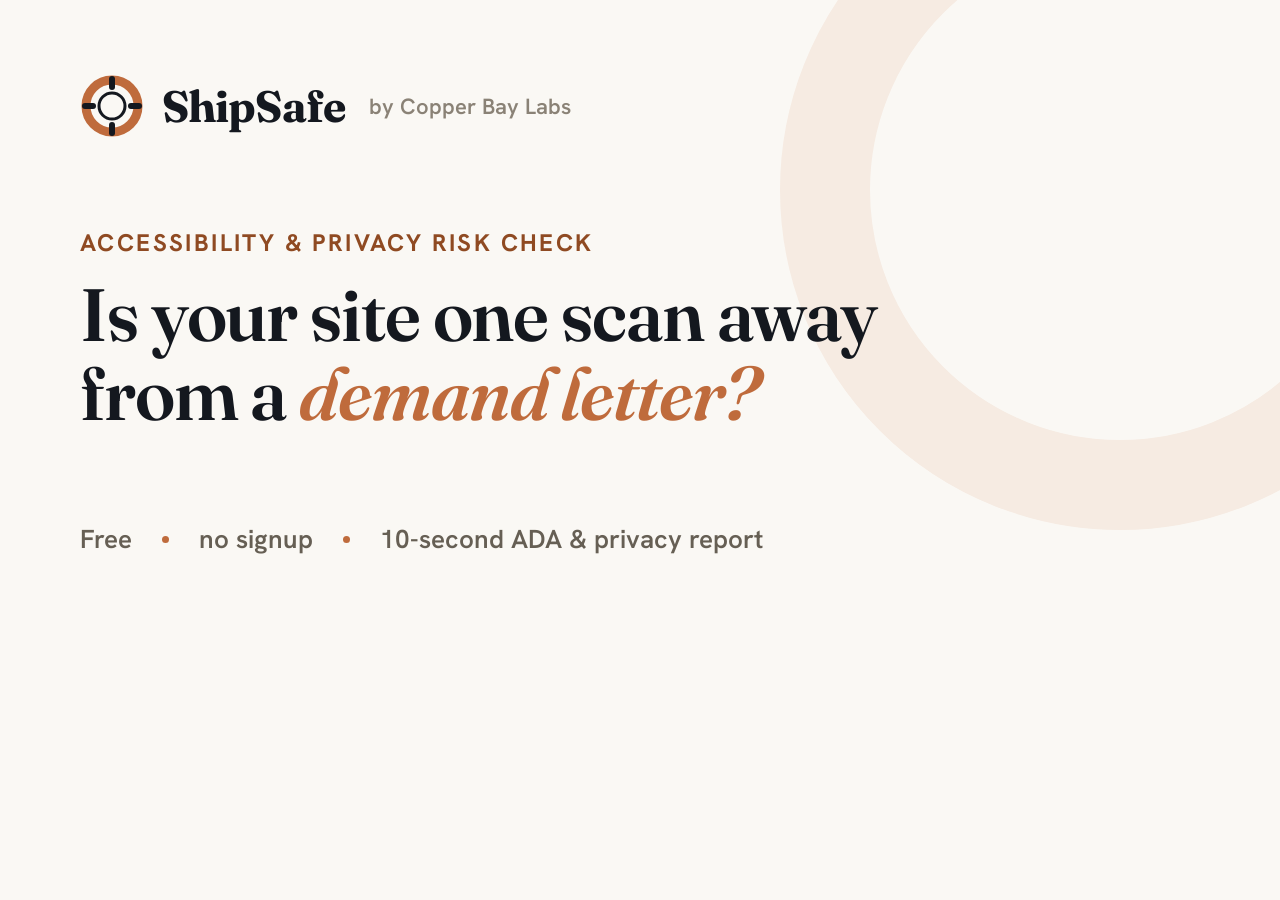
<file: og-template.html>
<!doctype html><html lang="en"><head><meta charset="utf-8">
<link href="https://fonts.googleapis.com/css2?family=Fraunces:opsz,wght@9..144,600;9..144,700&family=Hanken+Grotesk:wght@500;600;700&display=swap" rel="stylesheet">
<style>
*{margin:0;box-sizing:border-box}
body{width:1200px;height:630px;background:#faf8f4;font-family:"Hanken Grotesk",sans-serif;overflow:hidden;position:relative}
.ring{position:absolute;width:680px;height:680px;border:90px solid #f6ebe2;border-radius:50%;right:-260px;top:-150px}
.pad{position:relative;padding:74px 80px;height:100%;display:flex;flex-direction:column;justify-content:space-between}
.top{display:flex;align-items:center;gap:18px}
.mark{width:64px;height:64px}
.wm{font-family:"Fraunces",serif;font-weight:700;font-size:44px;color:#14181f;letter-spacing:-.02em}
.by{color:#8a8276;font-size:22px;font-weight:600;margin-left:6px}
.eyebrow{color:#8f4a22;font-weight:700;font-size:24px;letter-spacing:.1em;text-transform:uppercase;margin-bottom:18px}
h1{font-family:"Fraunces",serif;font-weight:600;font-size:74px;line-height:1.06;color:#14181f;letter-spacing:-.015em;max-width:18ch}
h1 em{font-style:italic;color:#bf6b3c}
.foot{display:flex;align-items:center;gap:16px;color:#665f54;font-size:26px;font-weight:600}
.dot{width:7px;height:7px;border-radius:50%;background:#bf6b3c}
</style></head>
<body>
<div class="ring"></div>
<div class="pad">
  <div class="top">
    <svg class="mark" viewBox="0 0 64 64"><circle cx="32" cy="32" r="26" fill="none" stroke="#bf6b3c" stroke-width="9"/><circle cx="32" cy="32" r="13" fill="none" stroke="#14181f" stroke-width="3"/><g fill="#14181f"><rect x="29" y="2" width="6" height="14" rx="3"/><rect x="29" y="48" width="6" height="14" rx="3"/><rect x="2" y="29" width="14" height="6" rx="3"/><rect x="48" y="29" width="14" height="6" rx="3"/></g></svg>
    <span class="wm">ShipSafe</span><span class="by">by Copper Bay Labs</span>
  </div>
  <div>
    <p class="eyebrow">Accessibility &amp; privacy risk check</p>
    <h1>Is your site one scan away from a <em>demand letter?</em></h1>
  </div>
  <div class="foot">Free &nbsp;<span class="dot"></span>&nbsp; no signup &nbsp;<span class="dot"></span>&nbsp; 10-second ADA &amp; privacy report</div>
</div>
</body></html>
</file>
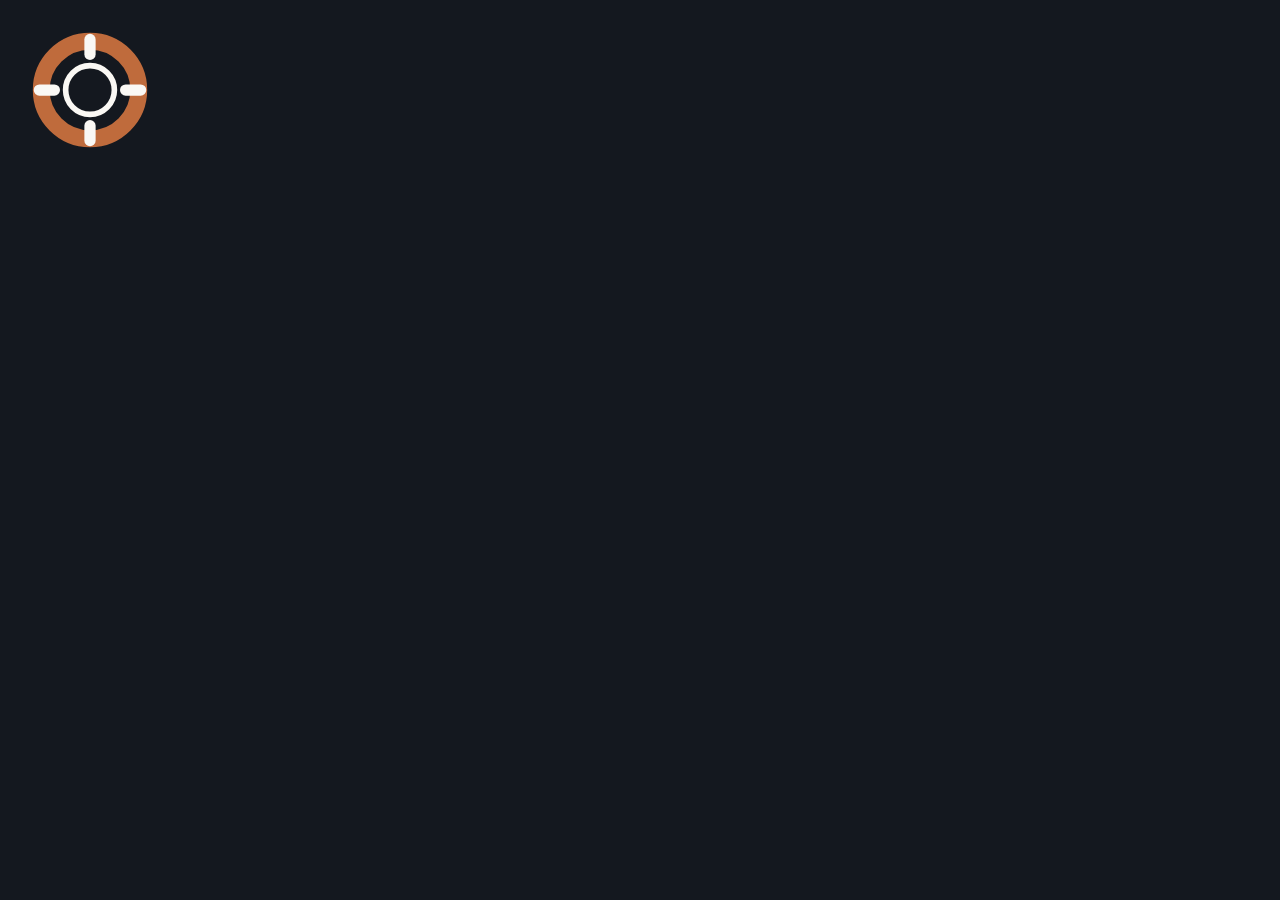
<file: touch-template.html>
<!doctype html><html><head><meta charset="utf-8"><style>*{margin:0}body{width:180px;height:180px;background:#14181f;display:grid;place-items:center}svg{width:120px;height:120px}</style></head>
<body><svg viewBox="0 0 64 64"><circle cx="32" cy="32" r="26" fill="none" stroke="#bf6b3c" stroke-width="9"/><circle cx="32" cy="32" r="13" fill="none" stroke="#faf8f4" stroke-width="3"/><g fill="#faf8f4"><rect x="29" y="2" width="6" height="14" rx="3"/><rect x="29" y="48" width="6" height="14" rx="3"/><rect x="2" y="29" width="14" height="6" rx="3"/><rect x="48" y="29" width="14" height="6" rx="3"/></g></svg></body></html>
</file>
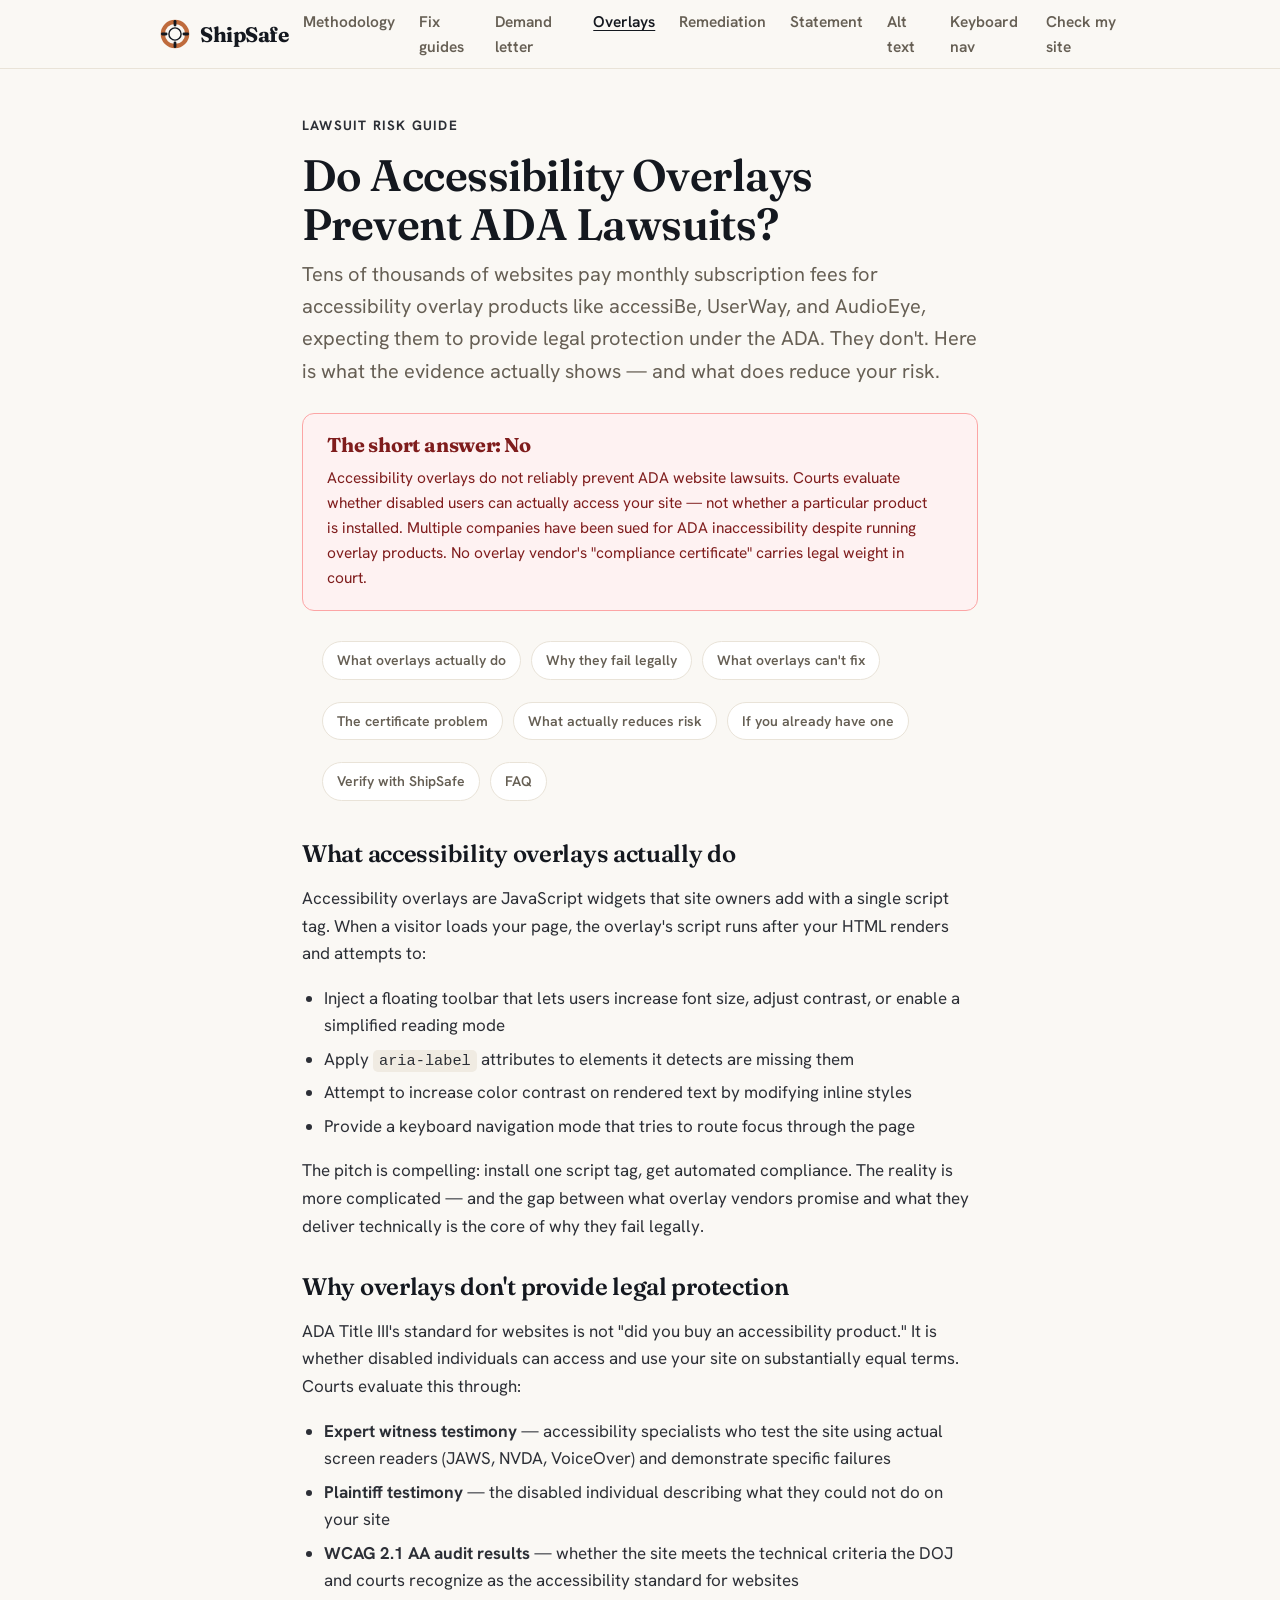
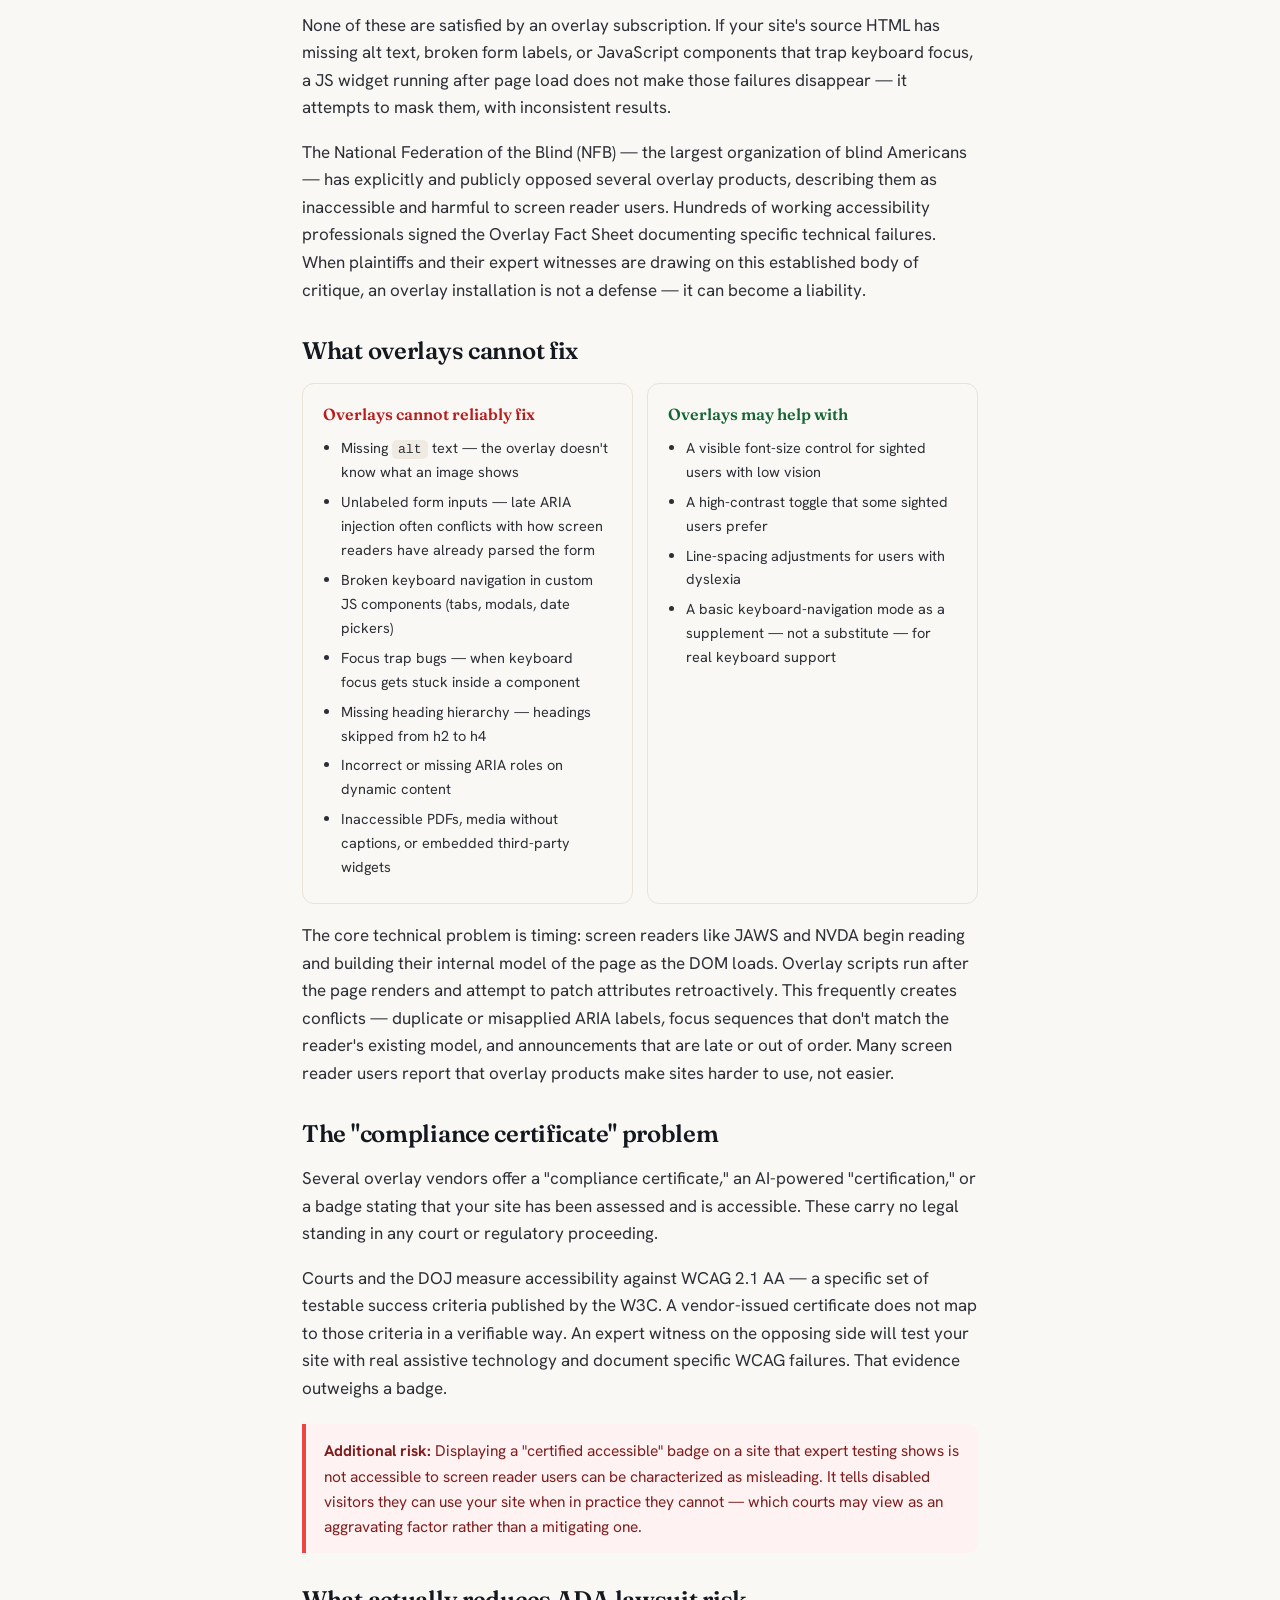
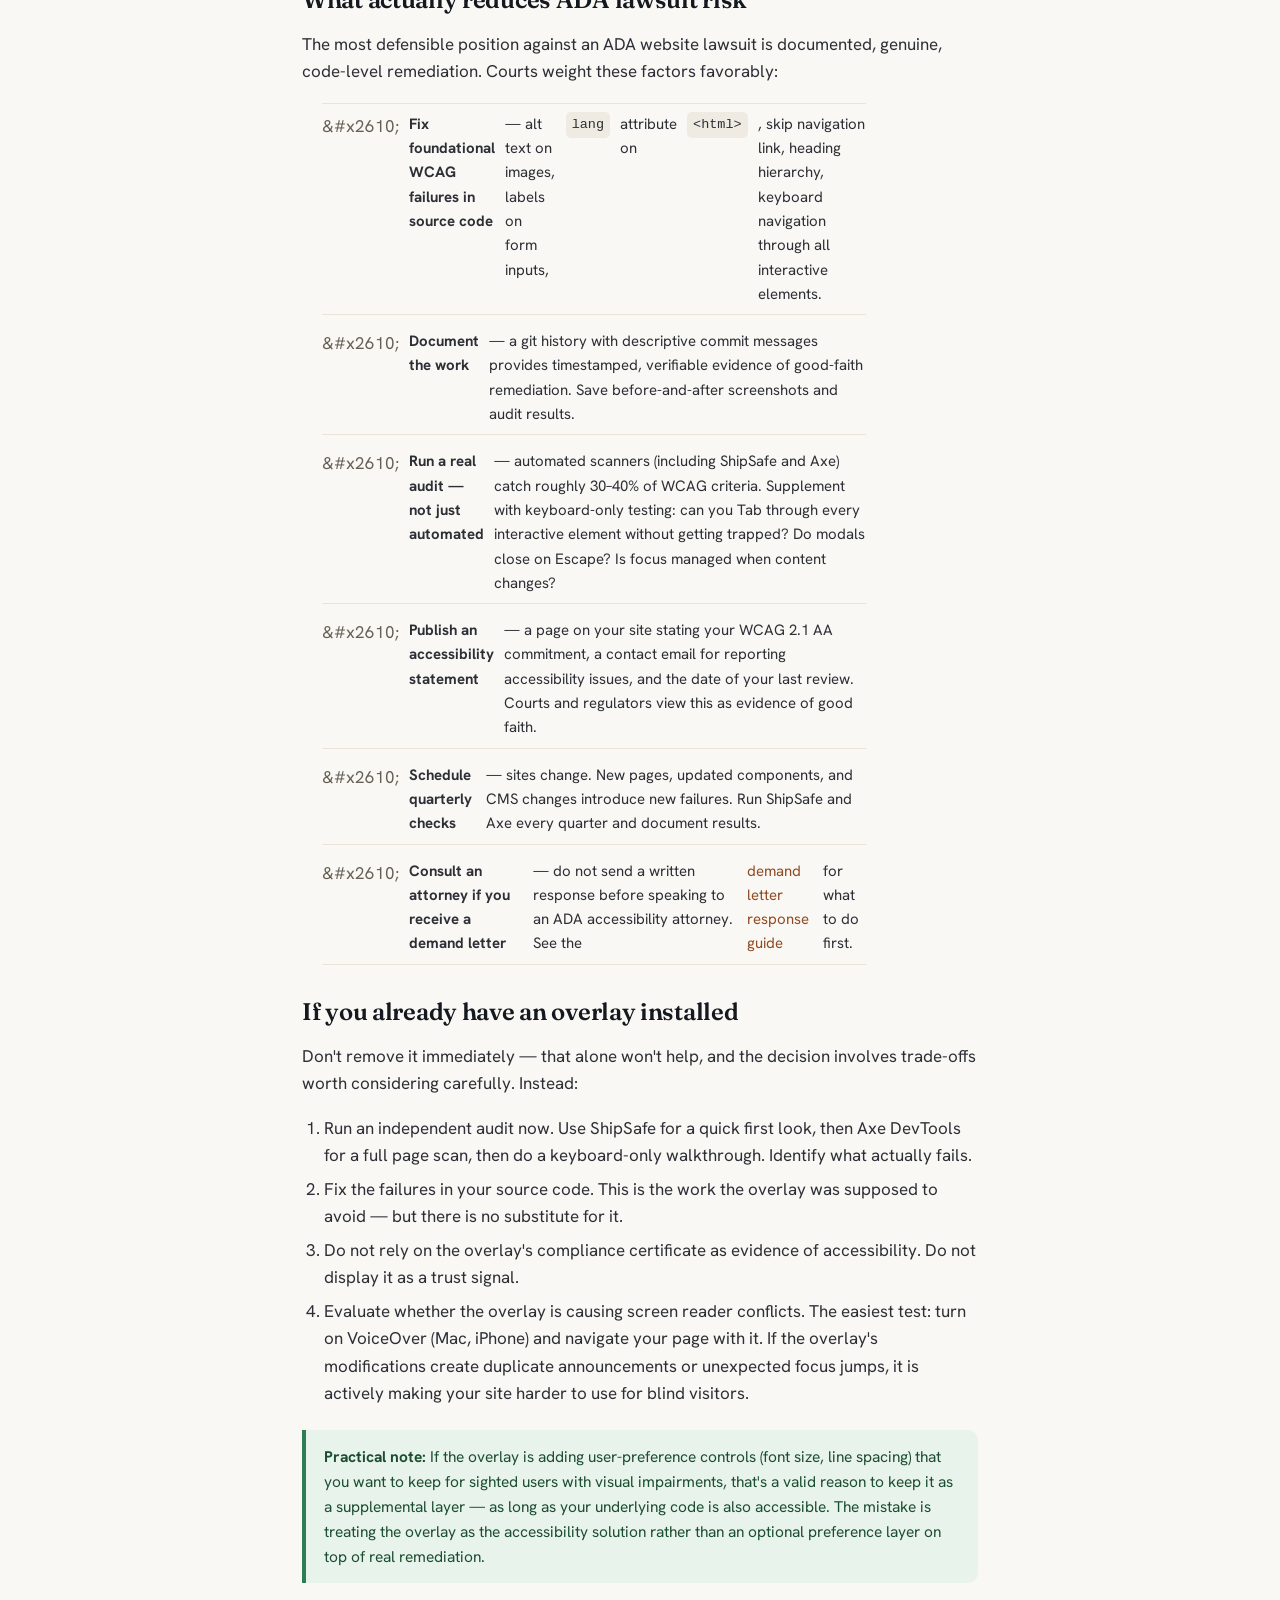
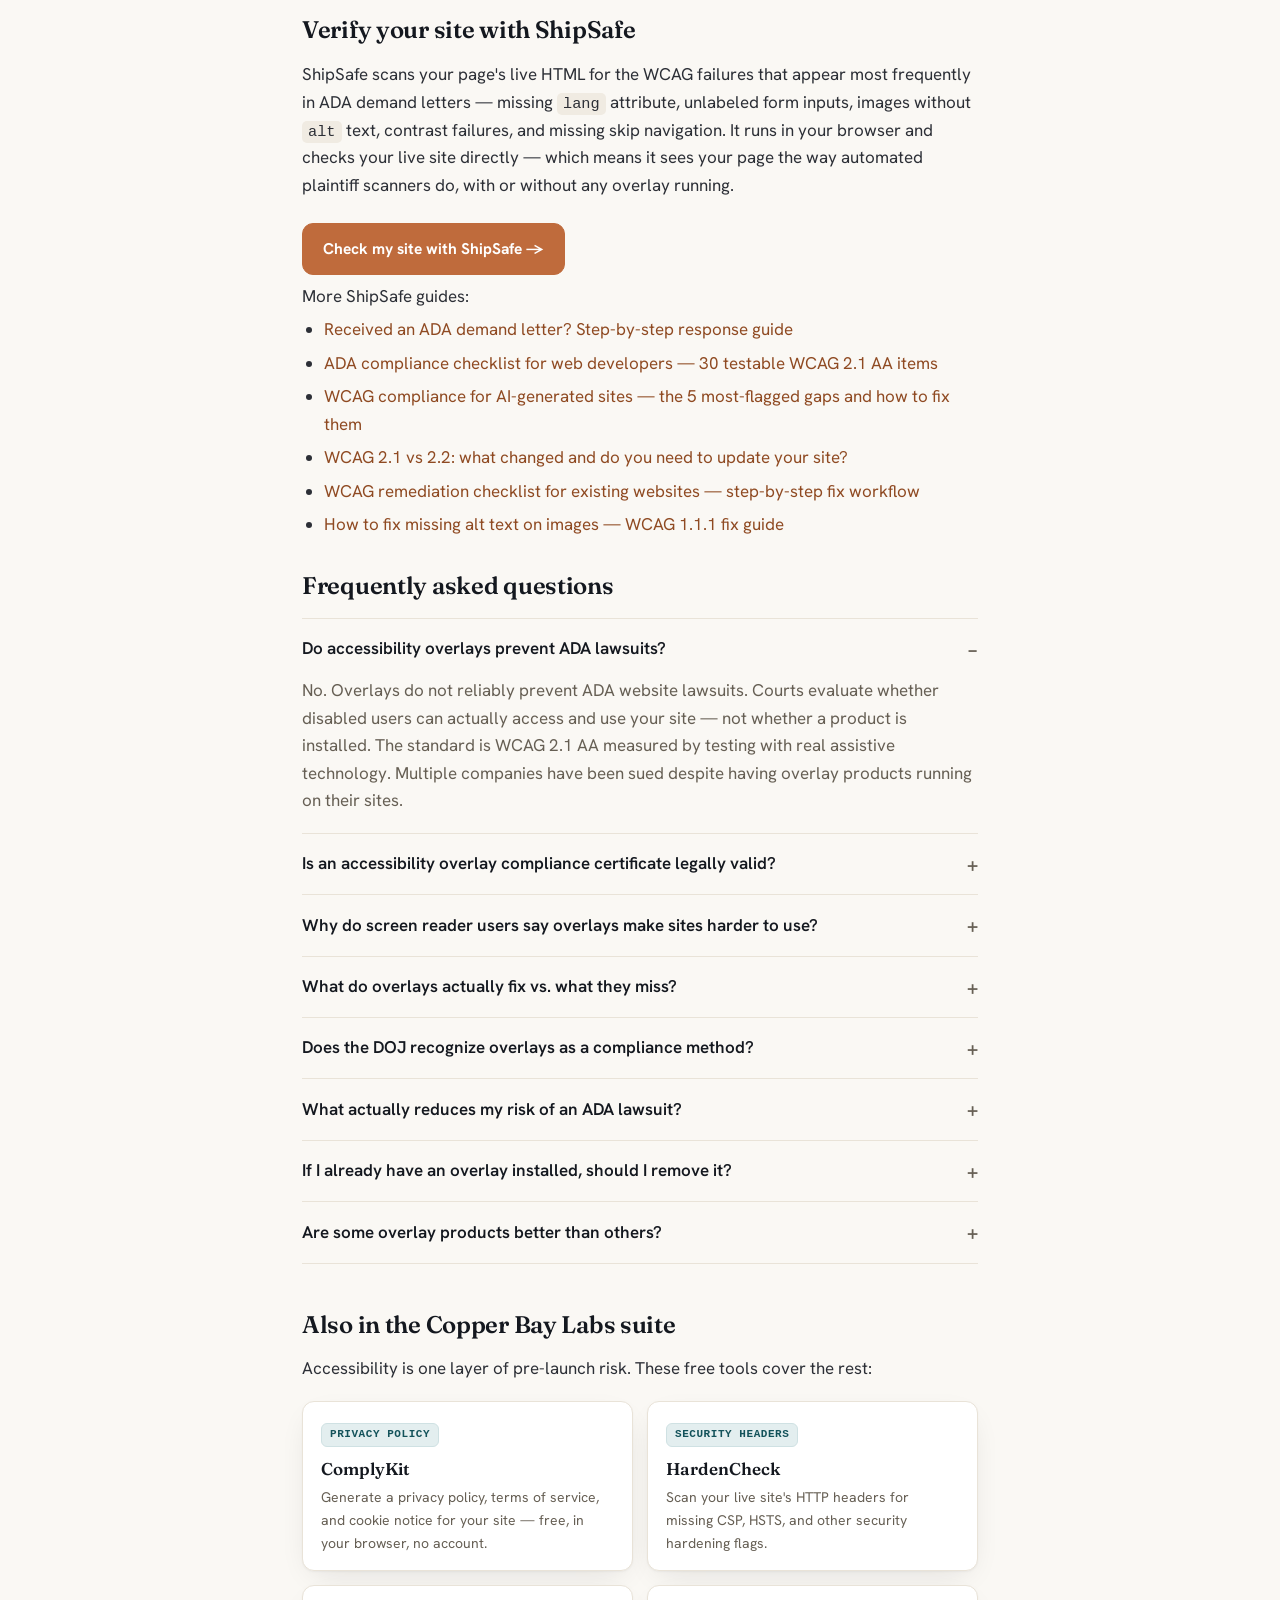
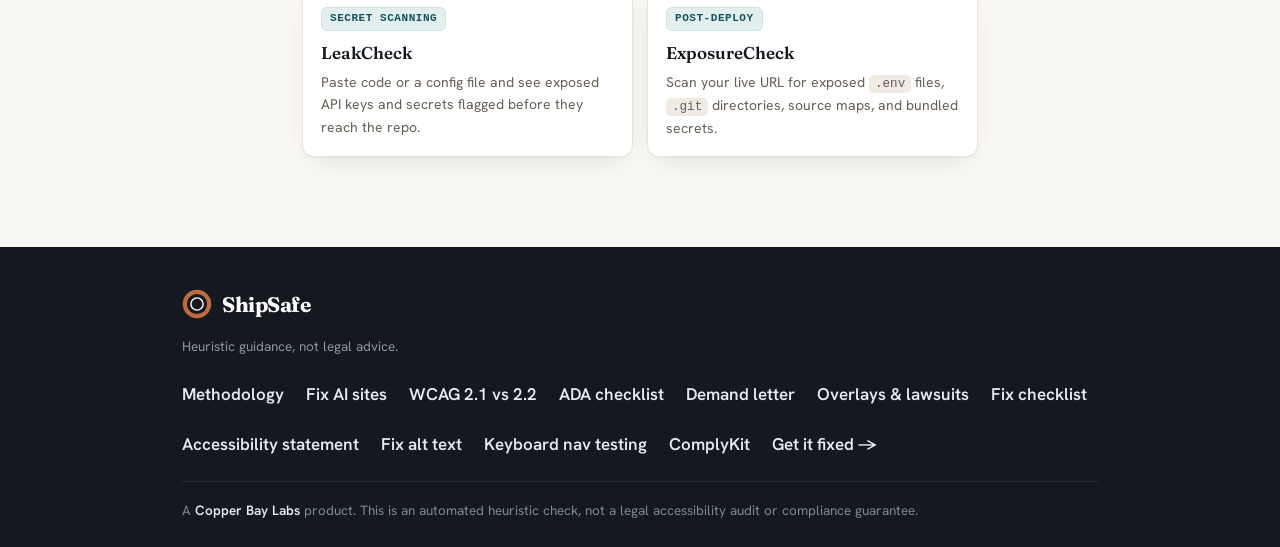
<file: guides/accessibility-overlay-ada-lawsuit.html>
<!doctype html>
<html lang="en">
<head>
<meta charset="utf-8">
<meta name="viewport" content="width=device-width, initial-scale=1">
<title>Do Accessibility Overlays Prevent ADA Lawsuits? What the Evidence Shows</title>
<meta name="description" content="Accessibility overlays like accessiBe and UserWay do not reliably prevent ADA lawsuits. Understand why courts and disabled users reject overlay products — and what actually reduces your legal risk.">
<link rel="canonical" href="https://labs.copperbaytech.com/shipsafe/guides/accessibility-overlay-ada-lawsuit.html">
<meta property="og:type" content="article">
<meta property="og:site_name" content="ShipSafe">
<meta property="og:title" content="Do Accessibility Overlays Prevent ADA Lawsuits? What the Evidence Shows">
<meta property="og:description" content="Accessibility overlays like accessiBe and UserWay do not reliably prevent ADA lawsuits. Understand why courts and disabled users reject them — and what actually reduces your legal risk.">
<meta property="og:url" content="https://labs.copperbaytech.com/shipsafe/guides/accessibility-overlay-ada-lawsuit.html">
<meta property="og:image" content="https://labs.copperbaytech.com/shipsafe/og-image.png">
<meta property="og:image:width" content="1200">
<meta property="og:image:height" content="630">
<meta name="twitter:card" content="summary_large_image">
<meta name="theme-color" content="#faf8f4">
<link rel="icon" href="../favicon.svg" type="image/svg+xml">
<link rel="apple-touch-icon" href="../apple-touch-icon.png">
<link rel="preconnect" href="https://fonts.googleapis.com">
<link rel="preconnect" href="https://fonts.gstatic.com" crossorigin>
<link href="https://fonts.googleapis.com/css2?family=Fraunces:opsz,wght@9..144,500;9..144,600;9..144,700&family=Hanken+Grotesk:wght@400;500;600;700&display=swap" rel="stylesheet">
<script type="application/ld+json">
{"@context":"https://schema.org","@type":"TechArticle","headline":"Do Accessibility Overlays Prevent ADA Lawsuits? What the Evidence Shows","description":"Accessibility overlays like accessiBe and UserWay do not reliably prevent ADA lawsuits. This guide explains how overlays work technically, why disabled users and courts find them insufficient, and what remediation actually reduces legal risk.","author":{"@type":"Organization","name":"Copper Bay Labs","url":"https://copperbaytech.com"},"publisher":{"@type":"Organization","name":"Copper Bay Labs","url":"https://copperbaytech.com"},"datePublished":"2026-08-21","dateModified":"2026-08-21","mainEntityOfPage":"https://labs.copperbaytech.com/shipsafe/guides/accessibility-overlay-ada-lawsuit.html","mainEntity":{"@type":"FAQPage","mainEntity":[{"@type":"Question","name":"Do accessibility overlays prevent ADA lawsuits?","acceptedAnswer":{"@type":"Answer","text":"No. Accessibility overlays like accessiBe, UserWay, and AudioEye do not reliably prevent ADA lawsuits. Courts evaluate whether disabled users can actually access your site — not whether a widget is installed. Multiple companies have been sued for ADA inaccessibility despite running overlay products. The only reliable defense is genuine, code-level WCAG 2.1 AA compliance."}},{"@type":"Question","name":"Is an accessibility overlay certificate legally valid?","acceptedAnswer":{"@type":"Answer","text":"No. Compliance certificates issued by overlay vendors carry no legal weight. Courts do not accept vendor-issued certificates as proof of accessibility. Judges and expert witnesses assess actual user experience with assistive technology, not whether a company paid for an overlay subscription. In fact, displaying an inaccurate compliance badge while your site remains inaccessible may create additional legal exposure."}},{"@type":"Question","name":"Why do disabled users complain that overlays make sites harder to use?","acceptedAnswer":{"@type":"Answer","text":"Accessibility overlays inject JavaScript that modifies the DOM after page load and attempts to apply ARIA fixes programmatically. Screen readers like JAWS and NVDA read the DOM as it loads; overlay modifications arrive late and can conflict with the screen reader's existing understanding of the page. Hundreds of accessibility professionals signed the Overlay Fact Sheet (overlayFactSheet.com) documenting specific technical failures, and the National Federation of the Blind has publicly opposed several overlay products."}},{"@type":"Question","name":"What do overlays actually fix vs. what they miss?","acceptedAnswer":{"@type":"Answer","text":"Overlays can sometimes adjust visible color contrast on rendered text and provide a floating toolbar that sighted users with motor or cognitive impairments might find helpful. They cannot reliably fix: missing alt text embedded in source HTML, broken keyboard navigation in custom JavaScript components, incorrect heading hierarchy, focus management bugs in modals and dialogs, or missing form labels in the source markup. These foundational issues require code-level changes."}},{"@type":"Question","name":"What actually reduces my risk of an ADA website lawsuit?","acceptedAnswer":{"@type":"Answer","text":"Genuine, code-level remediation to WCAG 2.1 AA is the most defensible position. This means: fixing alt text, form labels, heading hierarchy, keyboard navigation, and color contrast in your source code. Supplement that with documented good-faith effort (git history of fixes, dated before-and-after audit results), an accessibility statement on your site, and quarterly check-ins. These are what courts weigh, not widget subscriptions."}},{"@type":"Question","name":"Does the DOJ recognize accessibility overlays as a compliance method?","acceptedAnswer":{"@type":"Answer","text":"No. The DOJ's April 2024 final rule on web accessibility (for state and local governments under Title II) specifies WCAG 2.1 Level AA as the technical standard. The rule makes no mention of overlay products as a compliance method. The DOJ measures compliance against actual WCAG criteria, not against what a third-party vendor claims."}},{"@type":"Question","name":"If I already have an overlay installed, what should I do?","acceptedAnswer":{"@type":"Answer","text":"Don't rely on it as your only layer of protection. Use an automated scanner (ShipSafe, Axe DevTools) plus manual keyboard testing to identify genuine WCAG failures, and fix them in the source code. Document the fixes. If you receive a demand letter, consult an ADA accessibility attorney — the fact that an overlay is installed is unlikely to be a meaningful defense if the underlying site fails WCAG criteria."}},{"@type":"Question","name":"Are some accessibility overlays better than others?","acceptedAnswer":{"@type":"Answer","text":"The core limitation is shared across all overlay products: they operate at render time and cannot fix foundational source-code issues. Some products are more technically thorough than others, and some add genuinely useful user-preference controls (font size, line spacing). But no overlay product on the market can bring a fundamentally inaccessible site to WCAG 2.1 AA conformance reliably and verifiably. Treat overlays, at best, as a supplement to code-level remediation — never as a substitute."}}]}}
</script>
<link rel="stylesheet" href="../styles.css?v=7">
<style>
  .doc .lede{font-size:clamp(17px,2.3vw,20px);color:var(--muted)}
  .doc h2{scroll-margin-top:80px}
  .doc h3{font-family:"Fraunces",Georgia,serif;font-weight:600;font-size:19px;margin:22px 0 6px;letter-spacing:-.01em}
  .toc{display:flex;flex-wrap:wrap;gap:10px;margin:22px 0 6px;padding:0;list-style:none}
  .toc a{display:inline-block;background:var(--surface);border:1px solid var(--line);border-radius:999px;padding:7px 14px;font-size:14px;font-weight:600;color:var(--muted)}
  .toc a:hover{border-color:var(--bay);color:var(--ink);text-decoration:none}
  .callout{background:var(--warn-bg);border-left:4px solid var(--warn);border-radius:0 10px 10px 0;padding:14px 18px;margin:22px 0;font-size:15.5px;color:#5a3e10}
  .callout.tip{background:var(--pass-bg);border-left-color:var(--pass);color:#1b4d30}
  .callout.alert{background:#fef2f2;border-left-color:#ef4444;color:#7f1d1d}
  .doc code.inline{font-family:ui-monospace,Menlo,Consolas,monospace;font-size:.9em;background:var(--line-2,#f0ebe2);padding:2px 6px;border-radius:5px}
  pre{background:var(--surface);border:1px solid var(--line);border-radius:10px;padding:16px 18px;overflow-x:auto;font-family:ui-monospace,Menlo,Consolas,monospace;font-size:13px;line-height:1.6;margin:12px 0}
  .two-col{display:grid;grid-template-columns:1fr 1fr;gap:14px;margin:18px 0}
  @media(max-width:600px){.two-col{grid-template-columns:1fr}}
  .verdict-box{border:1px solid var(--line);border-radius:12px;padding:18px 20px}
  .verdict-box h4{font-family:"Fraunces",serif;font-weight:600;font-size:16px;margin:0 0 8px}
  .verdict-box ul{margin:0;padding-left:18px;color:var(--muted);font-size:14.5px;line-height:1.65}
  .verdict-box.fail h4{color:#b91c1c}
  .verdict-box.pass h4{color:#166534}
  .doc-checklist{margin:14px 0;padding:0;list-style:none}
  .doc-checklist li{display:flex;gap:10px;align-items:flex-start;padding:8px 0;border-bottom:1px solid var(--line);font-size:15px}
  .doc-checklist li:first-child{border-top:1px solid var(--line)}
  .doc-checklist li::before{content:"&#x2610;";font-size:17px;flex-shrink:0;margin-top:1px;color:var(--muted)}
  .suite{display:grid;grid-template-columns:repeat(auto-fit,minmax(220px,1fr));gap:14px;margin:18px 0 6px}
  .suite a{display:block;background:var(--surface);border:1px solid var(--line);border-radius:12px;padding:16px 18px;box-shadow:var(--shadow);transition:box-shadow .15s,transform .15s,border-color .15s}
  .suite a:hover{text-decoration:none;box-shadow:var(--shadow-lift);transform:translateY(-2px);border-color:var(--line-2)}
  .suite .s-name{font-family:"Fraunces",serif;font-weight:600;font-size:17px;color:var(--ink);display:block;margin:0 0 4px}
  .suite p{color:var(--muted);font-size:14px;margin:0}
  .suite .s-tag{display:inline-block;margin-bottom:8px;font-family:ui-monospace,Menlo,Consolas,monospace;font-size:11px;font-weight:700;letter-spacing:.05em;text-transform:uppercase;color:var(--bay);background:var(--bay-tint,#e3eeef);border:1px solid #cfe1e3;border-radius:6px;padding:2px 8px}
  .faq-section{margin:18px 0}
  .faq-section details{border-bottom:1px solid var(--line);padding:14px 0}
  .faq-section details:first-child{border-top:1px solid var(--line)}
  .faq-section summary{font-weight:600;cursor:pointer;list-style:none;display:flex;justify-content:space-between;align-items:center;gap:12px}
  .faq-section summary::-webkit-details-marker{display:none}
  .faq-section summary::after{content:"+";font-size:20px;color:var(--muted);flex-shrink:0}
  .faq-section details[open] summary::after{content:"\2212"}
  .faq-section details p{margin:12px 0 4px;color:var(--muted)}
  .overlay-verdict{background:#fef2f2;border:1px solid #fca5a5;border-radius:12px;padding:20px 24px;margin:24px 0}
  .overlay-verdict h3{font-family:"Fraunces",serif;font-weight:700;font-size:20px;color:#7f1d1d;margin:0 0 8px}
  .overlay-verdict p{margin:0;color:#7f1d1d;font-size:15.5px}
</style>
</head>
<body>
<a class="skip" href="#main">Skip to main content</a>

<header class="masthead" role="banner">
  <div class="wrap hdr-bar">
    <a class="brand" href="../" aria-label="ShipSafe — go to homepage">
      <svg class="mark" viewBox="0 0 64 64" aria-hidden="true" focusable="false"><circle cx="32" cy="32" r="26" fill="none" stroke="var(--copper)" stroke-width="9"/><circle cx="32" cy="32" r="13" fill="none" stroke="var(--ink)" stroke-width="3"/><g fill="var(--ink)"><rect x="29" y="2" width="6" height="14" rx="3"/><rect x="29" y="48" width="6" height="14" rx="3"/><rect x="2" y="29" width="14" height="6" rx="3"/><rect x="48" y="29" width="14" height="6" rx="3"/></g></svg>
      <span class="wordmark">ShipSafe</span>
    </a>
    <nav class="nav" aria-label="Primary navigation">
      <a href="../methodology.html">Methodology</a>
      <a href="wcag-compliance-ai-generated-sites.html">Fix guides</a>
      <a href="ada-demand-letter-response.html">Demand letter</a>
      <a href="accessibility-overlay-ada-lawsuit.html" aria-current="page">Overlays</a>
      <a href="wcag-remediation-checklist-existing-website.html">Remediation</a>
      <a href="accessibility-statement-template.html">Statement</a>
      <a href="fix-missing-alt-text-wcag-1-1-1.html">Alt text</a>
      <a href="keyboard-navigation-accessibility-testing.html">Keyboard nav</a>
      <a href="../">Check my site</a>
    </nav>
  </div>
</header>

<main id="main">
<article class="doc">
  <div class="wrap narrow">
    <p class="eyebrow" style="text-align:left">Lawsuit risk guide</p>
    <h1>Do Accessibility Overlays Prevent ADA Lawsuits?</h1>
    <p class="lede">Tens of thousands of websites pay monthly subscription fees for accessibility overlay products like accessiBe, UserWay, and AudioEye, expecting them to provide legal protection under the ADA. They don't. Here is what the evidence actually shows — and what does reduce your risk.</p>

    <div class="overlay-verdict">
      <h3>The short answer: No</h3>
      <p>Accessibility overlays do not reliably prevent ADA website lawsuits. Courts evaluate whether disabled users can actually access your site — not whether a particular product is installed. Multiple companies have been sued for ADA inaccessibility despite running overlay products. No overlay vendor's "compliance certificate" carries legal weight in court.</p>
    </div>

    <ul class="toc" aria-label="On this page">
      <li><a href="#what-overlays-do">What overlays actually do</a></li>
      <li><a href="#why-they-fail">Why they fail legally</a></li>
      <li><a href="#what-overlays-cant-fix">What overlays can't fix</a></li>
      <li><a href="#the-certificate-problem">The certificate problem</a></li>
      <li><a href="#what-works">What actually reduces risk</a></li>
      <li><a href="#already-have-overlay">If you already have one</a></li>
      <li><a href="#verify">Verify with ShipSafe</a></li>
      <li><a href="#faq">FAQ</a></li>
    </ul>

    <h2 id="what-overlays-do">What accessibility overlays actually do</h2>

    <p>Accessibility overlays are JavaScript widgets that site owners add with a single script tag. When a visitor loads your page, the overlay's script runs after your HTML renders and attempts to:</p>

    <ul style="color:var(--muted);padding-left:22px;margin:10px 0 16px">
      <li>Inject a floating toolbar that lets users increase font size, adjust contrast, or enable a simplified reading mode</li>
      <li>Apply <code class="inline">aria-label</code> attributes to elements it detects are missing them</li>
      <li>Attempt to increase color contrast on rendered text by modifying inline styles</li>
      <li>Provide a keyboard navigation mode that tries to route focus through the page</li>
    </ul>

    <p>The pitch is compelling: install one script tag, get automated compliance. The reality is more complicated — and the gap between what overlay vendors promise and what they deliver technically is the core of why they fail legally.</p>

    <h2 id="why-they-fail">Why overlays don't provide legal protection</h2>

    <p>ADA Title III's standard for websites is not "did you buy an accessibility product." It is whether disabled individuals can access and use your site on substantially equal terms. Courts evaluate this through:</p>

    <ul style="color:var(--muted);padding-left:22px;margin:10px 0 16px">
      <li><strong>Expert witness testimony</strong> — accessibility specialists who test the site using actual screen readers (JAWS, NVDA, VoiceOver) and demonstrate specific failures</li>
      <li><strong>Plaintiff testimony</strong> — the disabled individual describing what they could not do on your site</li>
      <li><strong>WCAG 2.1 AA audit results</strong> — whether the site meets the technical criteria the DOJ and courts recognize as the accessibility standard for websites</li>
    </ul>

    <p>None of these are satisfied by an overlay subscription. If your site's source HTML has missing alt text, broken form labels, or JavaScript components that trap keyboard focus, a JS widget running after page load does not make those failures disappear — it attempts to mask them, with inconsistent results.</p>

    <p>The National Federation of the Blind (NFB) — the largest organization of blind Americans — has explicitly and publicly opposed several overlay products, describing them as inaccessible and harmful to screen reader users. Hundreds of working accessibility professionals signed the Overlay Fact Sheet documenting specific technical failures. When plaintiffs and their expert witnesses are drawing on this established body of critique, an overlay installation is not a defense — it can become a liability.</p>

    <h2 id="what-overlays-cant-fix">What overlays cannot fix</h2>

    <div class="two-col">
      <div class="verdict-box fail">
        <h4>Overlays cannot reliably fix</h4>
        <ul>
          <li>Missing <code class="inline">alt</code> text — the overlay doesn't know what an image shows</li>
          <li>Unlabeled form inputs — late ARIA injection often conflicts with how screen readers have already parsed the form</li>
          <li>Broken keyboard navigation in custom JS components (tabs, modals, date pickers)</li>
          <li>Focus trap bugs — when keyboard focus gets stuck inside a component</li>
          <li>Missing heading hierarchy — headings skipped from h2 to h4</li>
          <li>Incorrect or missing ARIA roles on dynamic content</li>
          <li>Inaccessible PDFs, media without captions, or embedded third-party widgets</li>
        </ul>
      </div>
      <div class="verdict-box pass">
        <h4>Overlays may help with</h4>
        <ul>
          <li>A visible font-size control for sighted users with low vision</li>
          <li>A high-contrast toggle that some sighted users prefer</li>
          <li>Line-spacing adjustments for users with dyslexia</li>
          <li>A basic keyboard-navigation mode as a supplement — not a substitute — for real keyboard support</li>
        </ul>
      </div>
    </div>

    <p>The core technical problem is timing: screen readers like JAWS and NVDA begin reading and building their internal model of the page as the DOM loads. Overlay scripts run after the page renders and attempt to patch attributes retroactively. This frequently creates conflicts — duplicate or misapplied ARIA labels, focus sequences that don't match the reader's existing model, and announcements that are late or out of order. Many screen reader users report that overlay products make sites harder to use, not easier.</p>

    <h2 id="the-certificate-problem">The "compliance certificate" problem</h2>

    <p>Several overlay vendors offer a "compliance certificate," an AI-powered "certification," or a badge stating that your site has been assessed and is accessible. These carry no legal standing in any court or regulatory proceeding.</p>

    <p>Courts and the DOJ measure accessibility against WCAG 2.1 AA — a specific set of testable success criteria published by the W3C. A vendor-issued certificate does not map to those criteria in a verifiable way. An expert witness on the opposing side will test your site with real assistive technology and document specific WCAG failures. That evidence outweighs a badge.</p>

    <div class="callout alert">
      <strong>Additional risk:</strong> Displaying a "certified accessible" badge on a site that expert testing shows is not accessible to screen reader users can be characterized as misleading. It tells disabled visitors they can use your site when in practice they cannot — which courts may view as an aggravating factor rather than a mitigating one.
    </div>

    <h2 id="what-works">What actually reduces ADA lawsuit risk</h2>

    <p>The most defensible position against an ADA website lawsuit is documented, genuine, code-level remediation. Courts weight these factors favorably:</p>

    <ul class="doc-checklist" aria-label="Risk-reduction checklist">
      <li><strong>Fix foundational WCAG failures in source code</strong> — alt text on images, labels on form inputs, <code class="inline">lang</code> attribute on <code class="inline">&lt;html&gt;</code>, skip navigation link, heading hierarchy, keyboard navigation through all interactive elements.</li>
      <li><strong>Document the work</strong> — a git history with descriptive commit messages provides timestamped, verifiable evidence of good-faith remediation. Save before-and-after screenshots and audit results.</li>
      <li><strong>Run a real audit — not just automated</strong> — automated scanners (including ShipSafe and Axe) catch roughly 30–40% of WCAG criteria. Supplement with keyboard-only testing: can you Tab through every interactive element without getting trapped? Do modals close on Escape? Is focus managed when content changes?</li>
      <li><strong>Publish an accessibility statement</strong> — a page on your site stating your WCAG 2.1 AA commitment, a contact email for reporting accessibility issues, and the date of your last review. Courts and regulators view this as evidence of good faith.</li>
      <li><strong>Schedule quarterly checks</strong> — sites change. New pages, updated components, and CMS changes introduce new failures. Run ShipSafe and Axe every quarter and document results.</li>
      <li><strong>Consult an attorney if you receive a demand letter</strong> — do not send a written response before speaking to an ADA accessibility attorney. See the <a href="ada-demand-letter-response.html">demand letter response guide</a> for what to do first.</li>
    </ul>

    <h2 id="already-have-overlay">If you already have an overlay installed</h2>

    <p>Don't remove it immediately — that alone won't help, and the decision involves trade-offs worth considering carefully. Instead:</p>

    <ol style="color:var(--muted);padding-left:22px;margin:10px 0">
      <li>Run an independent audit now. Use ShipSafe for a quick first look, then Axe DevTools for a full page scan, then do a keyboard-only walkthrough. Identify what actually fails.</li>
      <li>Fix the failures in your source code. This is the work the overlay was supposed to avoid — but there is no substitute for it.</li>
      <li>Do not rely on the overlay's compliance certificate as evidence of accessibility. Do not display it as a trust signal.</li>
      <li>Evaluate whether the overlay is causing screen reader conflicts. The easiest test: turn on VoiceOver (Mac, iPhone) and navigate your page with it. If the overlay's modifications create duplicate announcements or unexpected focus jumps, it is actively making your site harder to use for blind visitors.</li>
    </ol>

    <div class="callout tip">
      <strong>Practical note:</strong> If the overlay is adding user-preference controls (font size, line spacing) that you want to keep for sighted users with visual impairments, that's a valid reason to keep it as a supplemental layer — as long as your underlying code is also accessible. The mistake is treating the overlay as the accessibility solution rather than an optional preference layer on top of real remediation.
    </div>

    <h2 id="verify">Verify your site with ShipSafe</h2>
    <p>ShipSafe scans your page's live HTML for the WCAG failures that appear most frequently in ADA demand letters — missing <code class="inline">lang</code> attribute, unlabeled form inputs, images without <code class="inline">alt</code> text, contrast failures, and missing skip navigation. It runs in your browser and checks your live site directly — which means it sees your page the way automated plaintiff scanners do, with or without any overlay running.</p>

    <p style="margin:24px 0 8px"><a class="btn primary" href="../">Check my site with ShipSafe &rarr;</a></p>

    <p style="margin:8px 0 4px">More ShipSafe guides:</p>
    <ul style="margin:4px 0 24px;padding-left:22px;color:var(--muted)">
      <li><a href="ada-demand-letter-response.html">Received an ADA demand letter? Step-by-step response guide</a></li>
      <li><a href="ada-compliance-checklist.html">ADA compliance checklist for web developers — 30 testable WCAG 2.1 AA items</a></li>
      <li><a href="wcag-compliance-ai-generated-sites.html">WCAG compliance for AI-generated sites — the 5 most-flagged gaps and how to fix them</a></li>
      <li><a href="wcag-2-1-vs-2-2-what-changed.html">WCAG 2.1 vs 2.2: what changed and do you need to update your site?</a></li>
      <li><a href="wcag-remediation-checklist-existing-website.html">WCAG remediation checklist for existing websites — step-by-step fix workflow</a></li>
      <li><a href="fix-missing-alt-text-wcag-1-1-1.html">How to fix missing alt text on images — WCAG 1.1.1 fix guide</a></li>
    </ul>

    <h2 id="faq">Frequently asked questions</h2>
    <div class="faq-section">
      <details open>
        <summary>Do accessibility overlays prevent ADA lawsuits?</summary>
        <p>No. Overlays do not reliably prevent ADA website lawsuits. Courts evaluate whether disabled users can actually access and use your site — not whether a product is installed. The standard is WCAG 2.1 AA measured by testing with real assistive technology. Multiple companies have been sued despite having overlay products running on their sites.</p>
      </details>
      <details>
        <summary>Is an accessibility overlay compliance certificate legally valid?</summary>
        <p>No. Vendor-issued certificates have no legal standing. Courts and the DOJ measure accessibility against the WCAG 2.1 AA technical criteria, not against a certificate from the product vendor. An expert witness testing your site with a screen reader will produce evidence that outweighs any badge. Displaying an inaccurate compliance badge on an inaccessible site may be viewed as an aggravating factor in litigation.</p>
      </details>
      <details>
        <summary>Why do screen reader users say overlays make sites harder to use?</summary>
        <p>Screen readers begin building their model of the page as the DOM loads. Overlay scripts run after the page renders and patch attributes retroactively. This causes timing conflicts: late or duplicate ARIA announcements, focus sequences that don't match the reader's internal model, and modifications that contradict the reader's expectations. The National Federation of the Blind and hundreds of accessibility professionals have documented these issues publicly.</p>
      </details>
      <details>
        <summary>What do overlays actually fix vs. what they miss?</summary>
        <p>Overlays can sometimes provide useful visual preference controls (font size, line spacing, high contrast) for sighted users with some visual or cognitive impairments. They cannot reliably fix the foundational issues that appear in ADA lawsuits: missing image alt text, unlabeled form inputs, broken keyboard navigation in custom components, focus trap bugs, or missing heading structure. Those require code-level changes.</p>
      </details>
      <details>
        <summary>Does the DOJ recognize overlays as a compliance method?</summary>
        <p>No. The DOJ's April 2024 final rule on web accessibility specifies WCAG 2.1 Level AA as the technical standard and makes no mention of overlay products as an acceptable compliance method. Compliance is measured by whether the site meets specific WCAG success criteria when tested with assistive technology — not by what third-party products are installed.</p>
      </details>
      <details>
        <summary>What actually reduces my risk of an ADA lawsuit?</summary>
        <p>Genuine, documented, code-level WCAG 2.1 AA remediation is the most defensible position. Fix alt text, form labels, keyboard navigation, heading hierarchy, and color contrast in your source code. Document the work with timestamped git commits and before-and-after audit results. Publish an accessibility statement. Run quarterly audits. These are what courts weigh — not widget subscriptions.</p>
      </details>
      <details>
        <summary>If I already have an overlay installed, should I remove it?</summary>
        <p>Focus first on fixing your underlying accessibility failures in code — that is the work the overlay cannot do for you. If the overlay is causing screen reader conflicts (you can test this with VoiceOver or NVDA), removing it may improve the experience for blind users. If it is providing useful visual preference controls and not creating conflicts, it can stay as a supplemental layer. But it cannot be your primary or only accessibility strategy.</p>
      </details>
      <details>
        <summary>Are some overlay products better than others?</summary>
        <p>The core limitation is shared across all overlay products: they operate at render time and cannot fix foundational source-code issues. Some products are more technically careful than others, and some add genuinely useful user-preference controls. No overlay on the market can reliably bring a fundamentally inaccessible site to WCAG 2.1 AA conformance. Treat the best-case overlay as a supplemental preference layer on top of real code remediation — never as a substitute for it.</p>
      </details>
    </div>

    <h2 style="margin-top:48px">Also in the Copper Bay Labs suite</h2>
    <p>Accessibility is one layer of pre-launch risk. These free tools cover the rest:</p>
    <div class="suite">
      <a href="https://labs.copperbaytech.com/complykit/" target="_blank" rel="noopener noreferrer">
        <span class="s-tag">Privacy policy</span>
        <span class="s-name">ComplyKit</span>
        <p>Generate a privacy policy, terms of service, and cookie notice for your site — free, in your browser, no account.</p>
      </a>
      <a href="https://labs.copperbaytech.com/hardencheck/" target="_blank" rel="noopener noreferrer">
        <span class="s-tag">Security headers</span>
        <span class="s-name">HardenCheck</span>
        <p>Scan your live site's HTTP headers for missing CSP, HSTS, and other security hardening flags.</p>
      </a>
      <a href="https://labs.copperbaytech.com/leakcheck/" target="_blank" rel="noopener noreferrer">
        <span class="s-tag">Secret scanning</span>
        <span class="s-name">LeakCheck</span>
        <p>Paste code or a config file and see exposed API keys and secrets flagged before they reach the repo.</p>
      </a>
      <a href="https://labs.copperbaytech.com/exposurecheck/" target="_blank" rel="noopener noreferrer">
        <span class="s-tag">Post-deploy</span>
        <span class="s-name">ExposureCheck</span>
        <p>Scan your live URL for exposed <code class="inline">.env</code> files, <code class="inline">.git</code> directories, source maps, and bundled secrets.</p>
      </a>
    </div>
  </div>
</article>
</main>

<footer class="footer" role="contentinfo">
  <div class="wrap foot">
    <div>
      <a class="brand small" href="../" aria-label="ShipSafe — go to homepage">
        <svg class="mark" viewBox="0 0 64 64" aria-hidden="true" focusable="false"><circle cx="32" cy="32" r="26" fill="none" stroke="var(--copper)" stroke-width="9"/><circle cx="32" cy="32" r="13" fill="none" stroke="currentColor" stroke-width="3"/></svg>
        <span class="wordmark">ShipSafe</span>
      </a>
      <p class="fine">Heuristic guidance, not legal advice.</p>
    </div>
    <nav class="foot-nav" aria-label="Footer navigation">
      <a href="../methodology.html">Methodology</a>
      <a href="wcag-compliance-ai-generated-sites.html">Fix AI sites</a>
      <a href="wcag-2-1-vs-2-2-what-changed.html">WCAG 2.1 vs 2.2</a>
      <a href="ada-compliance-checklist.html">ADA checklist</a>
      <a href="ada-demand-letter-response.html">Demand letter</a>
      <a href="accessibility-overlay-ada-lawsuit.html" aria-current="page">Overlays &amp; lawsuits</a>
      <a href="wcag-remediation-checklist-existing-website.html">Fix checklist</a>
      <a href="accessibility-statement-template.html">Accessibility statement</a>
      <a href="fix-missing-alt-text-wcag-1-1-1.html">Fix alt text</a>
      <a href="keyboard-navigation-accessibility-testing.html">Keyboard nav testing</a>
      <a href="https://labs.copperbaytech.com/complykit/" target="_blank" rel="noopener noreferrer">ComplyKit</a>
      <a href="https://copperbaytech.com" target="_blank" rel="noopener noreferrer">Get it fixed <span aria-hidden="true">&rarr;</span><span class="sr-only">(opens in new tab)</span></a>
    </nav>
  </div>
  <div class="wrap">
    <p class="madeby">A <a href="https://copperbaytech.com" target="_blank" rel="noopener noreferrer">Copper Bay Labs<span class="sr-only"> (opens in new tab)</span></a> product. <span class="disclaimer">This is an automated heuristic check, not a legal accessibility audit or compliance guarantee.</span></p>
  </div>
</footer>

</body>
</html>
</file>
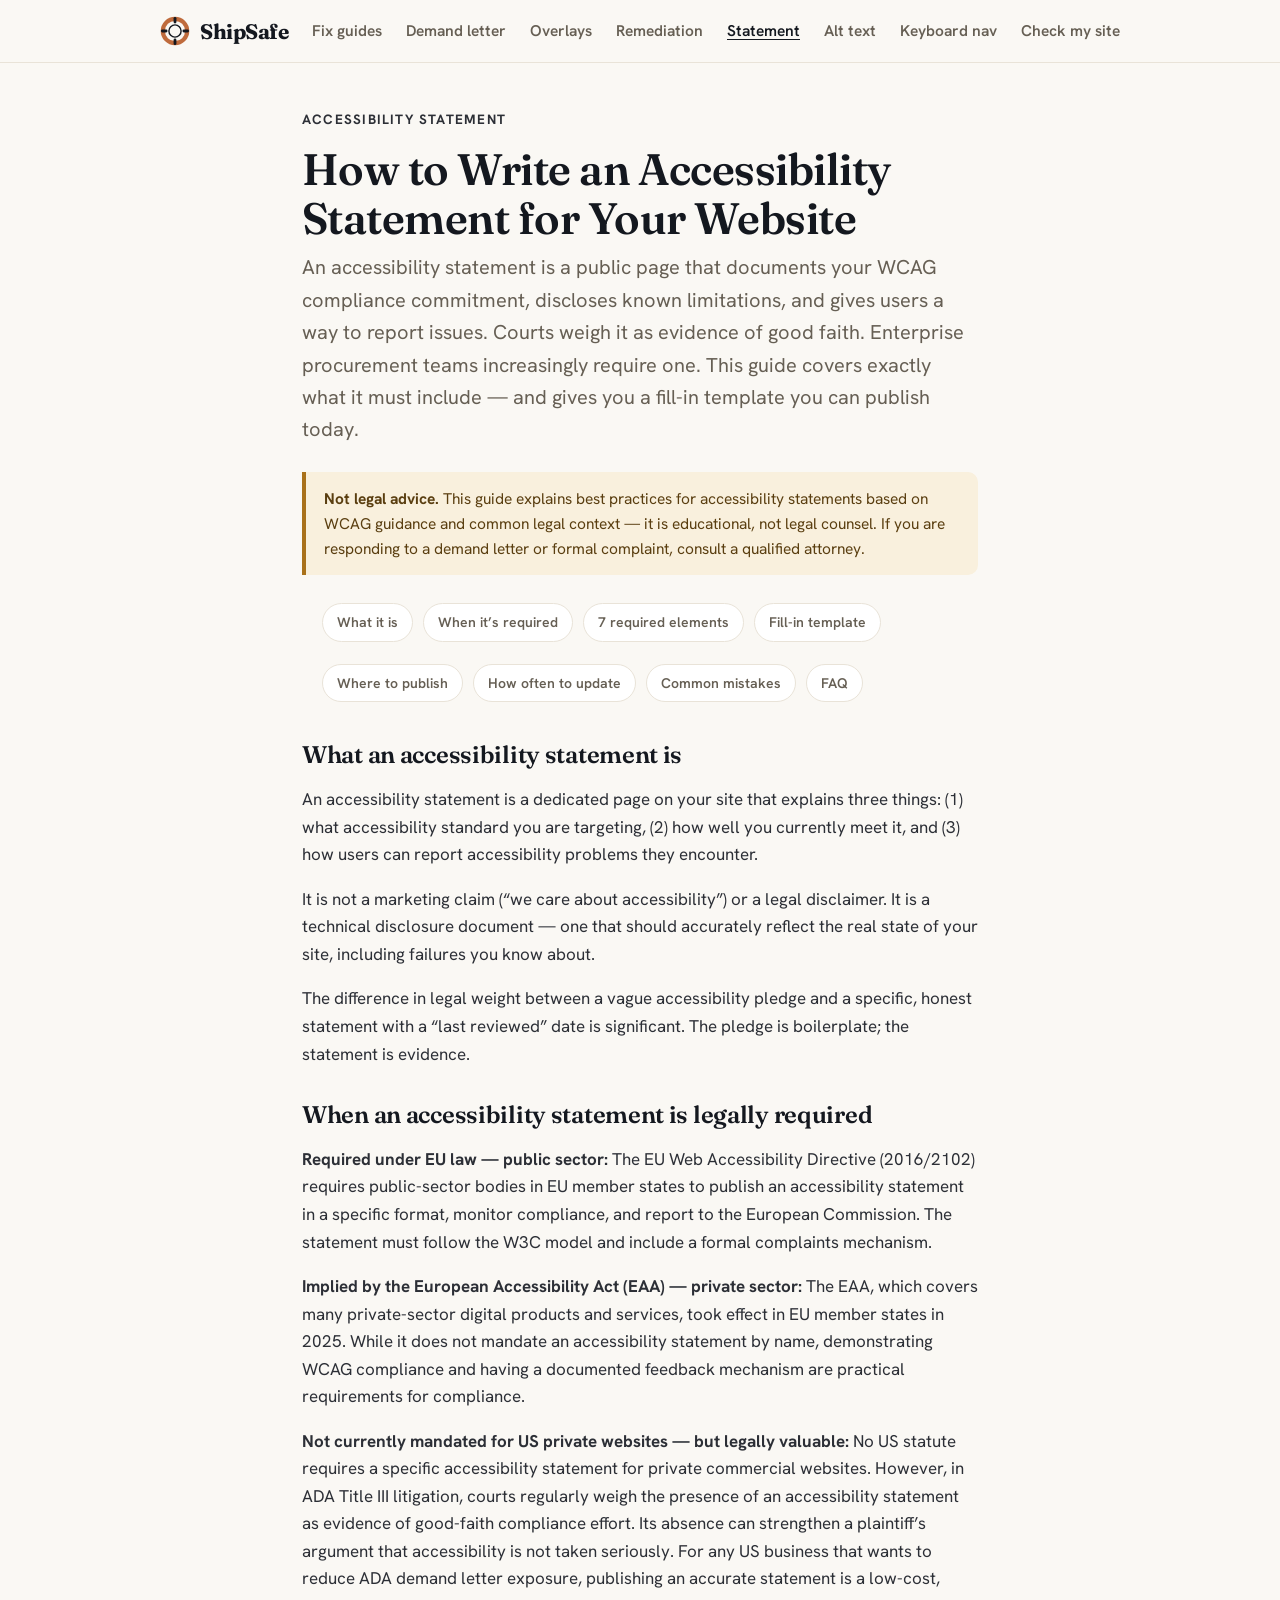
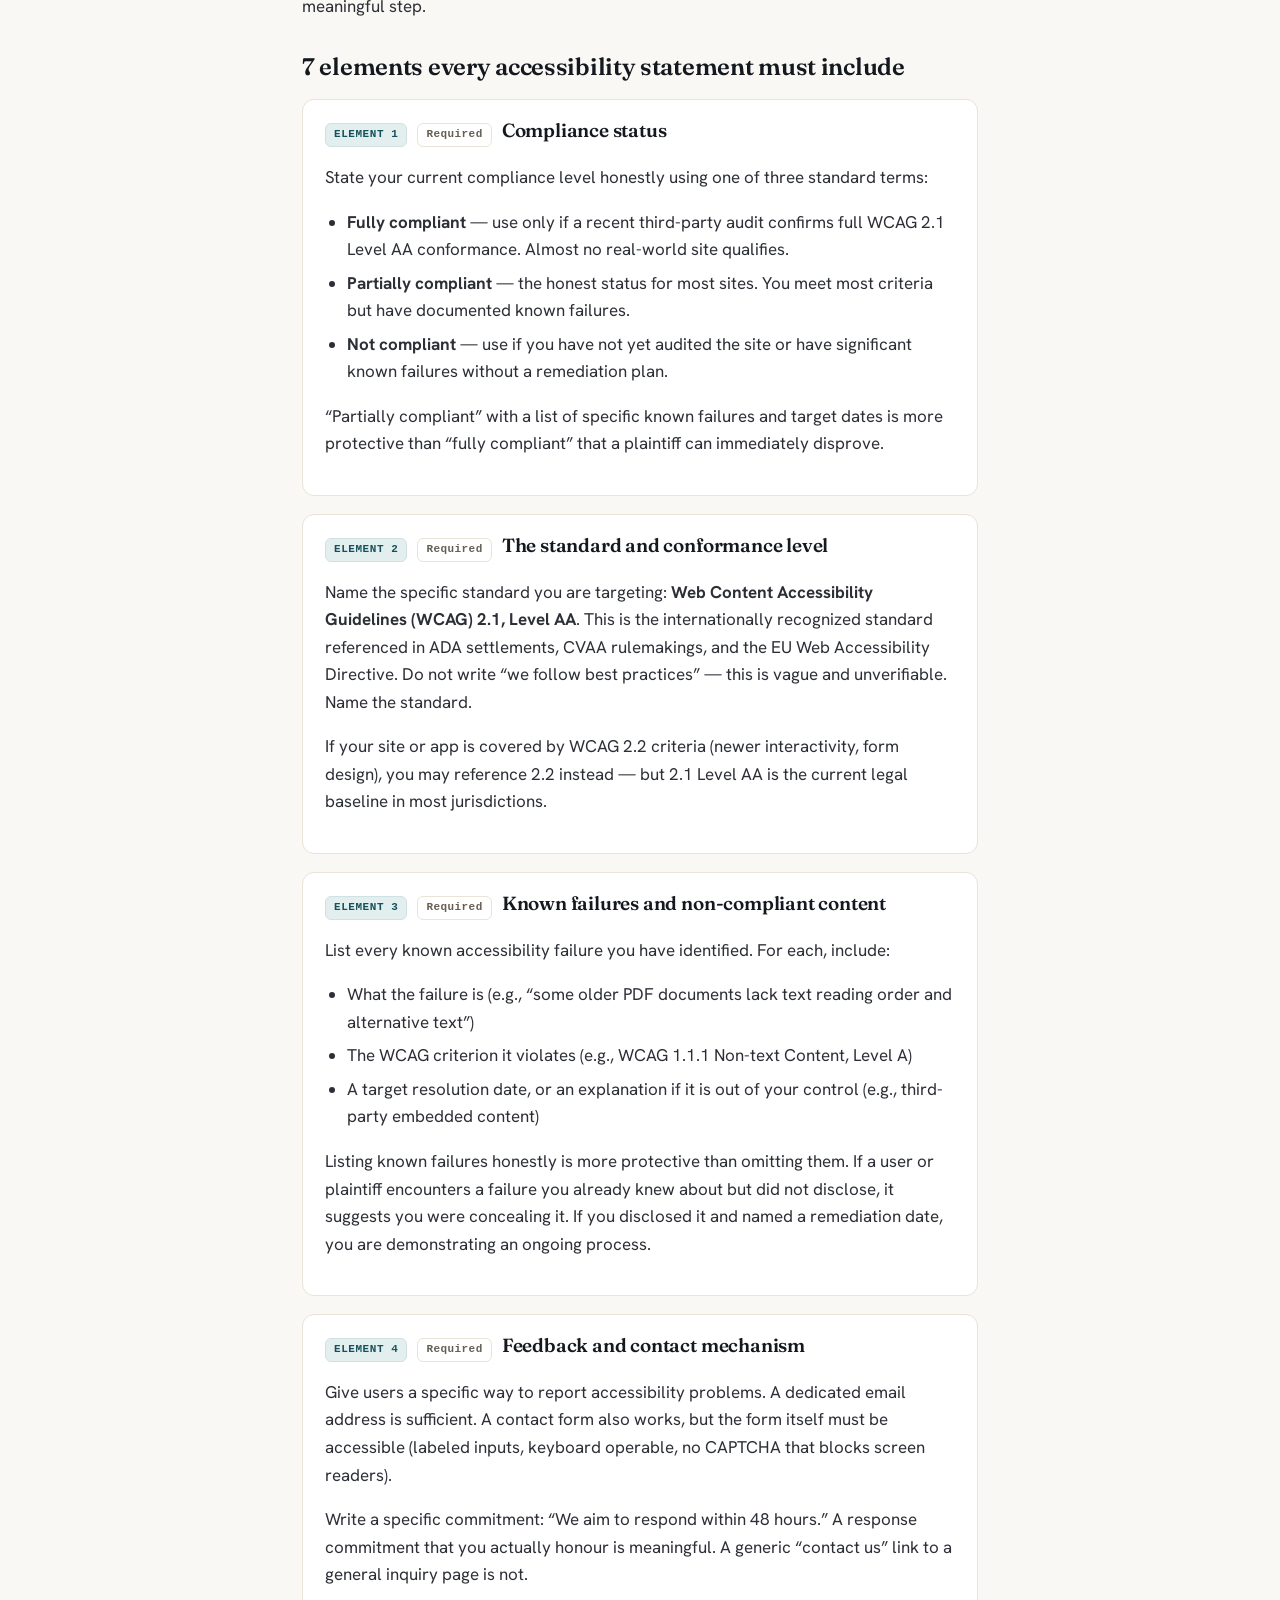
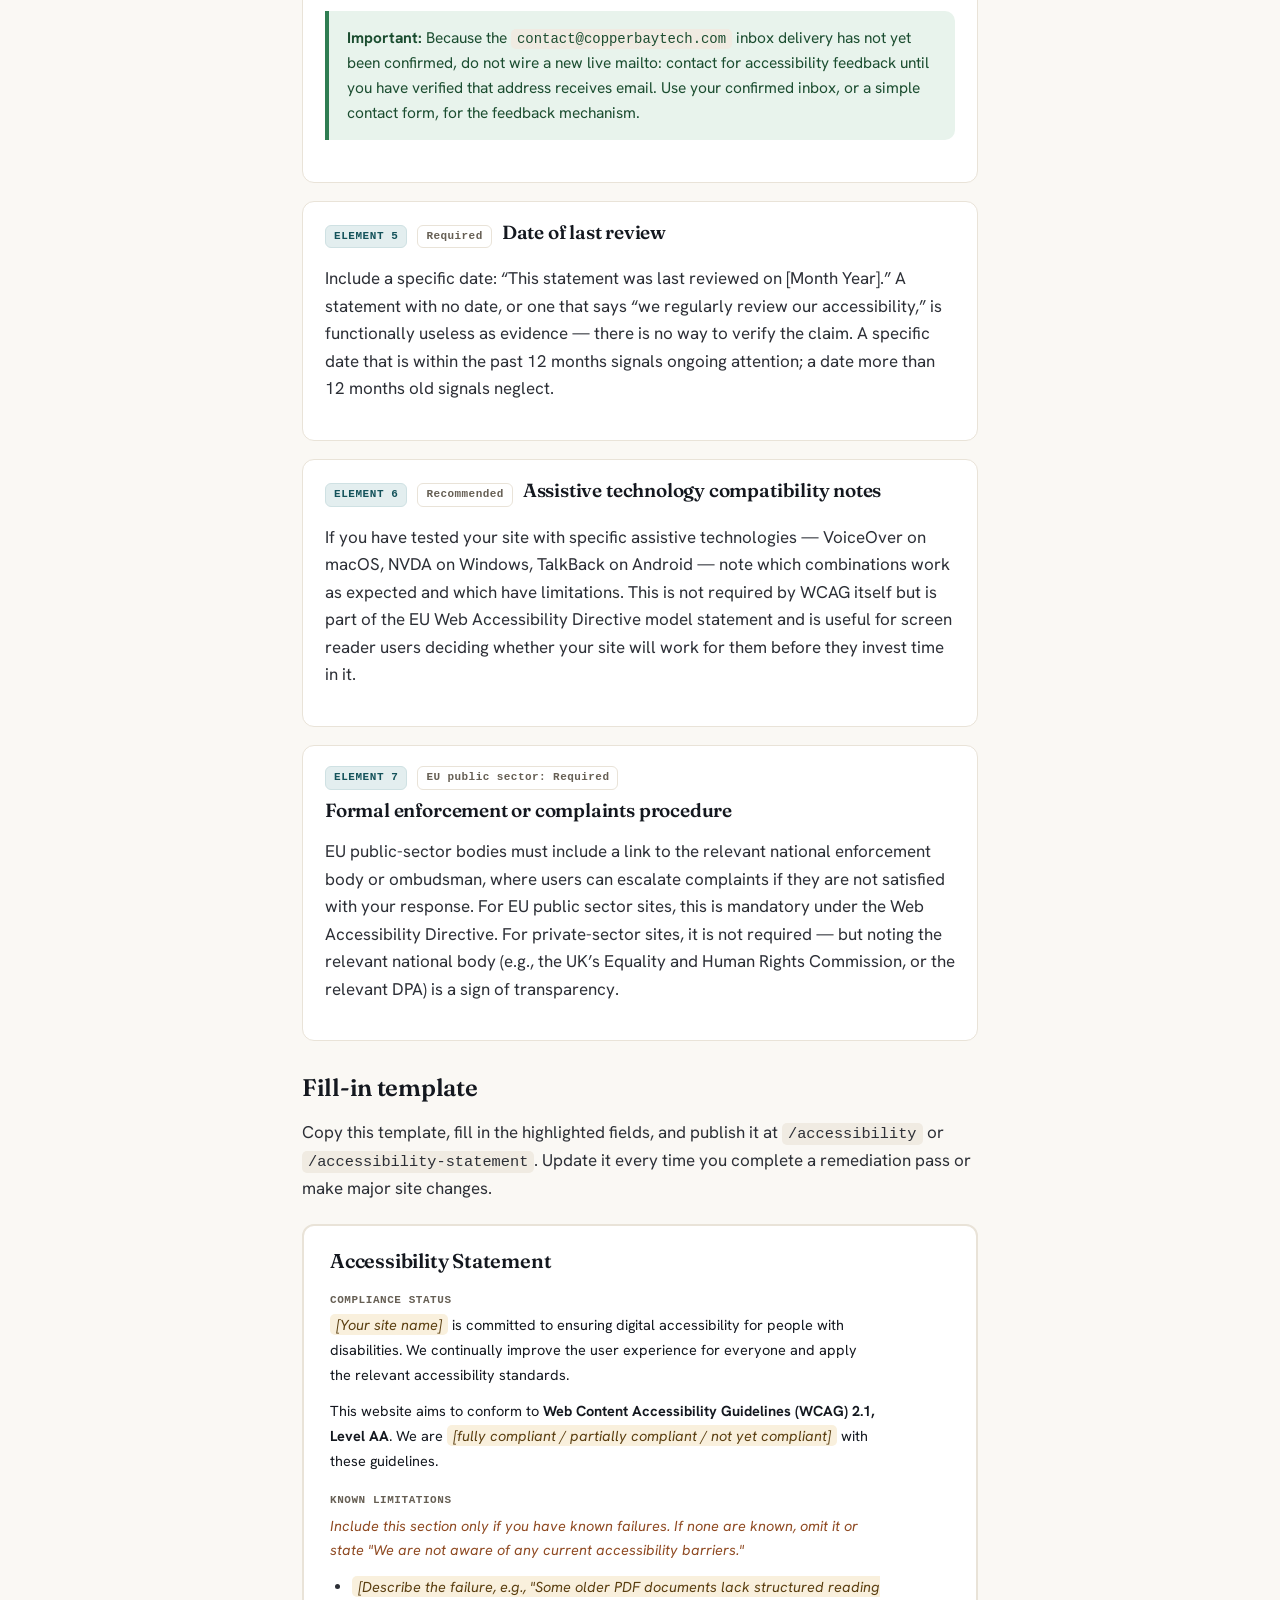
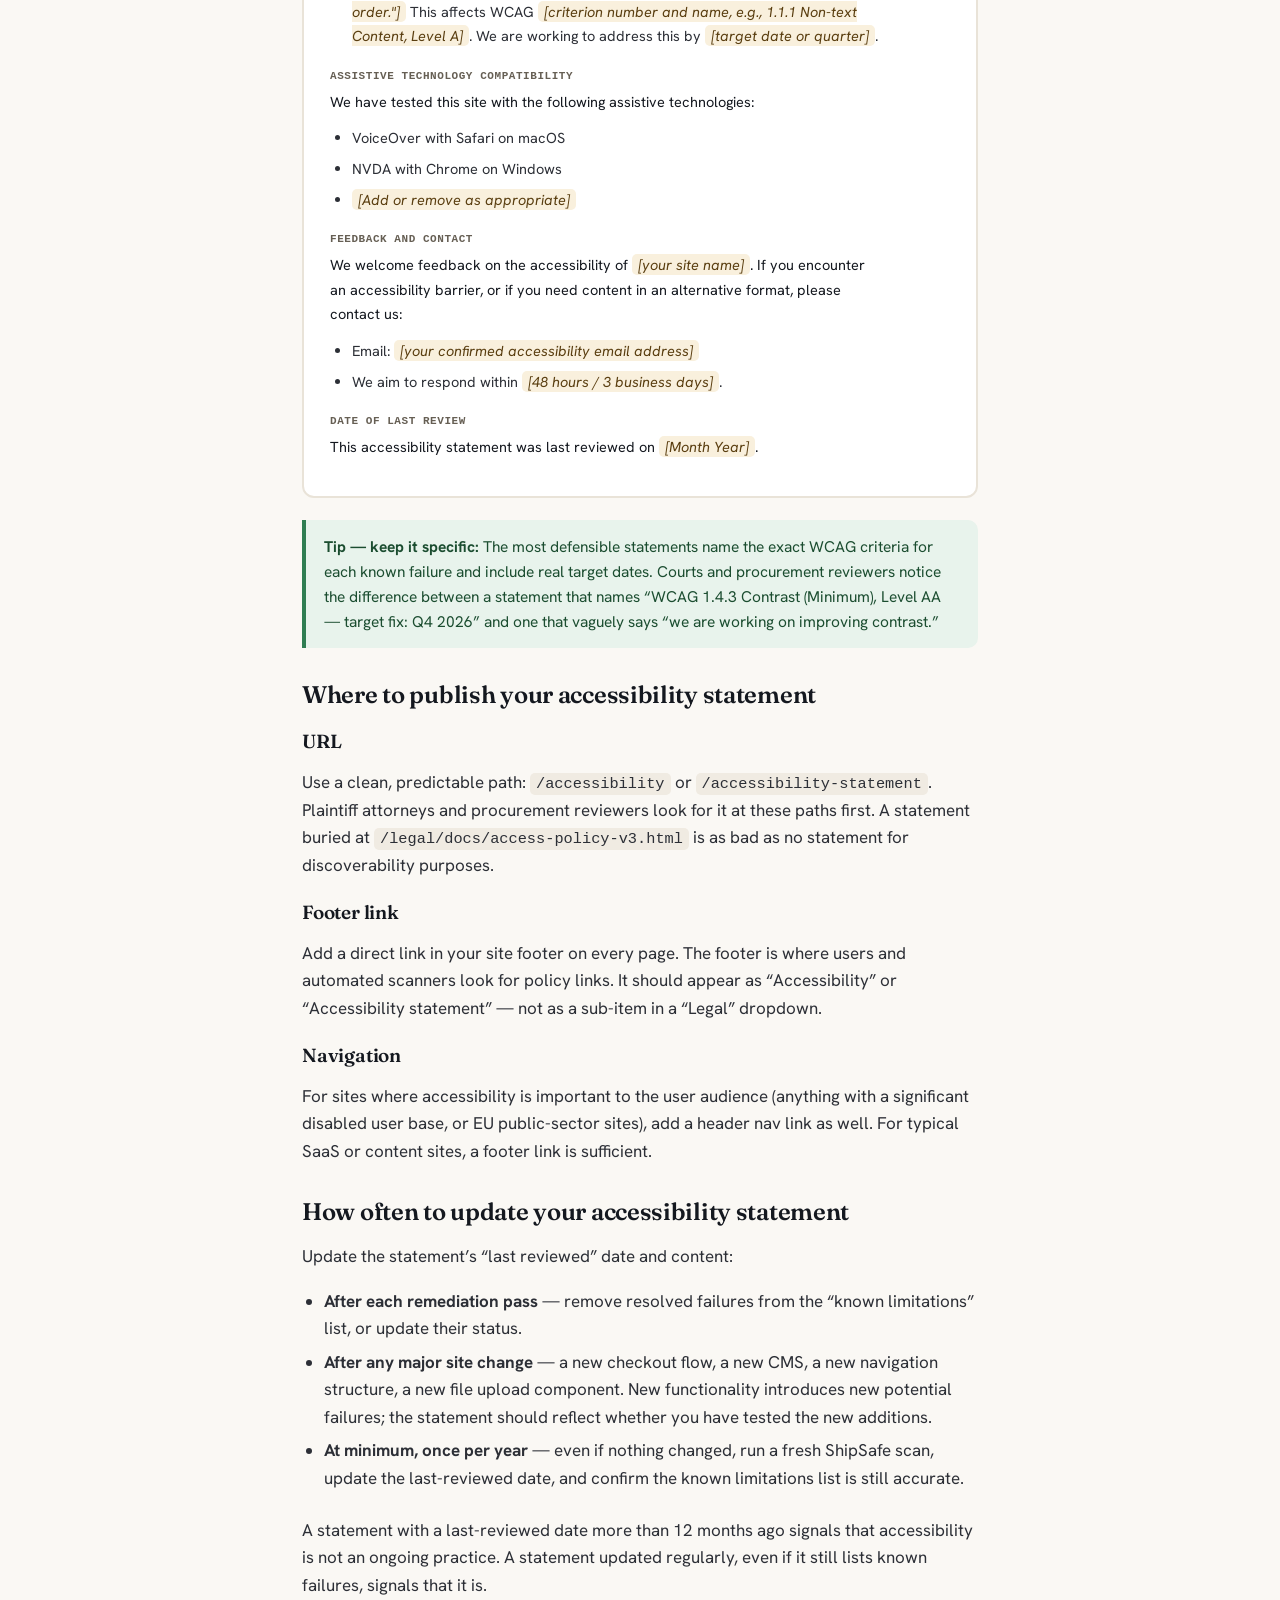
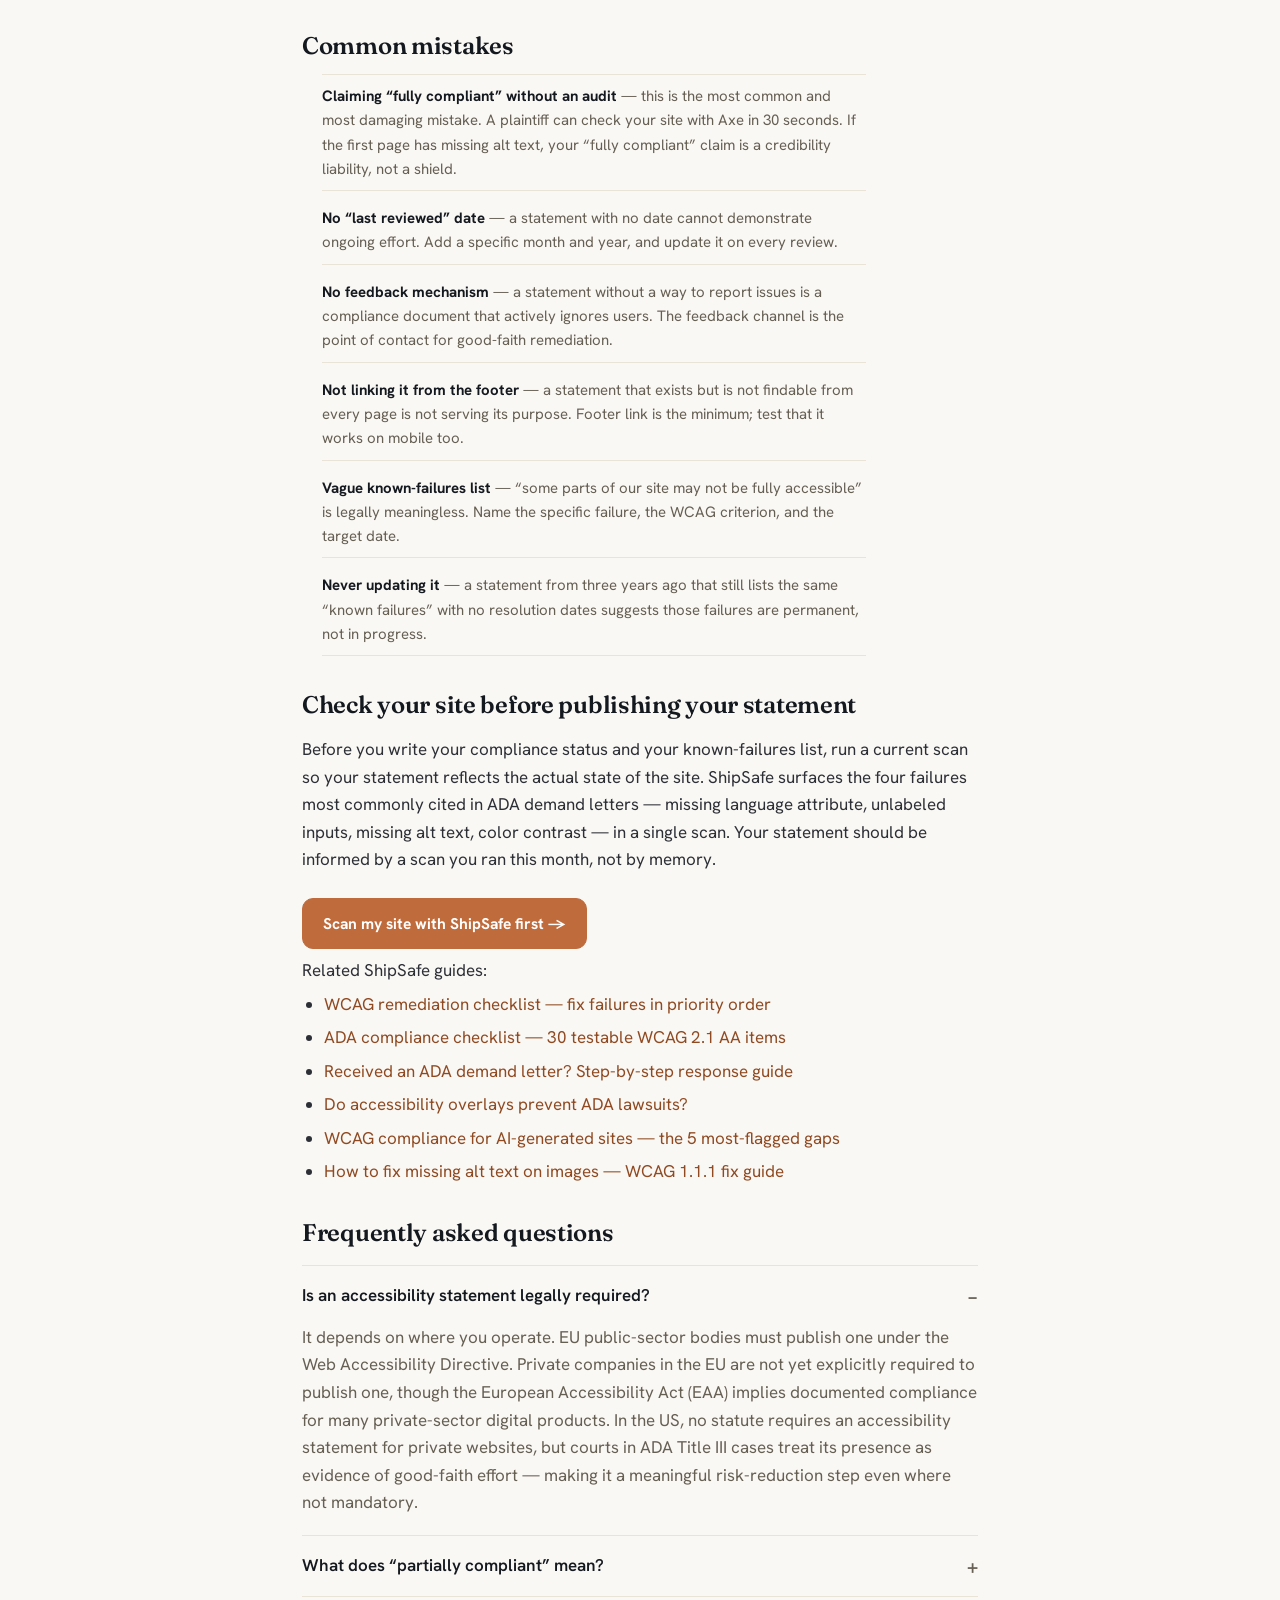
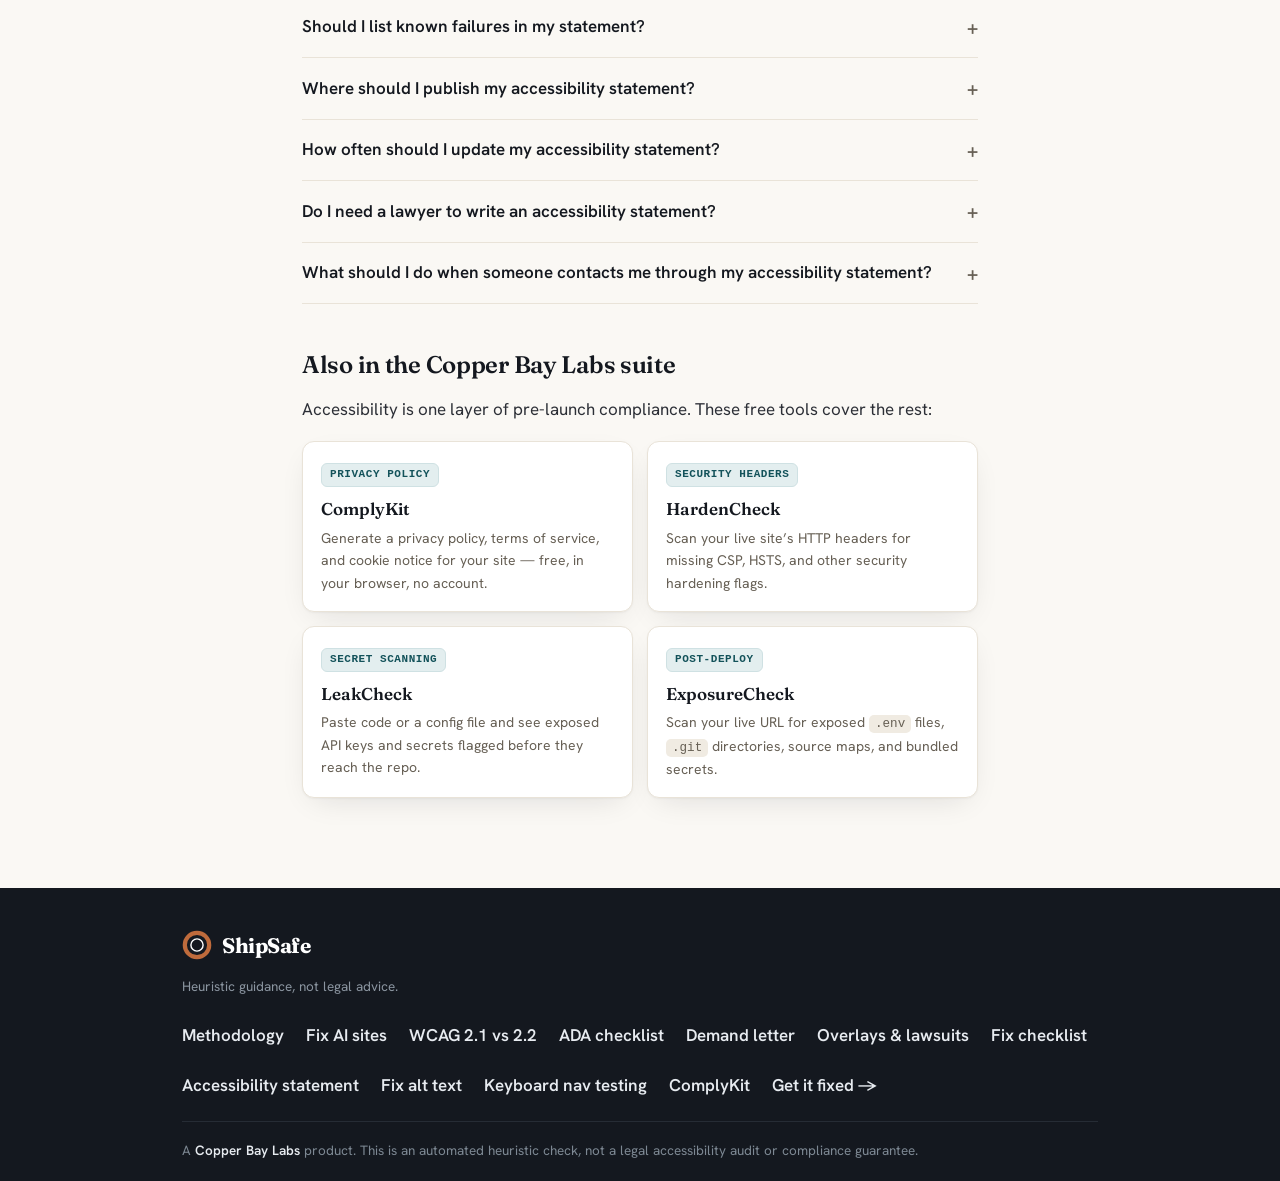
<file: guides/accessibility-statement-template.html>
<!doctype html>
<html lang="en">
<head>
<meta charset="utf-8">
<meta name="viewport" content="width=device-width, initial-scale=1">
<title>How to Write an Accessibility Statement for Your Website (With Template)</title>
<meta name="description" content="An accessibility statement documents your WCAG compliance commitment, discloses known limitations, and gives users a contact method. Here's what it must include and a fill-in template you can publish today.">
<link rel="canonical" href="https://labs.copperbaytech.com/shipsafe/guides/accessibility-statement-template.html">
<meta property="og:type" content="article">
<meta property="og:site_name" content="ShipSafe">
<meta property="og:title" content="How to Write an Accessibility Statement for Your Website (With Template)">
<meta property="og:description" content="What an accessibility statement must include, a fill-in template, where to publish it, and how often to update it — with context on when it's legally required.">
<meta property="og:url" content="https://labs.copperbaytech.com/shipsafe/guides/accessibility-statement-template.html">
<meta property="og:image" content="https://labs.copperbaytech.com/shipsafe/og-image.png">
<meta property="og:image:width" content="1200">
<meta property="og:image:height" content="630">
<meta name="twitter:card" content="summary_large_image">
<meta name="theme-color" content="#faf8f4">
<link rel="icon" href="../favicon.svg" type="image/svg+xml">
<link rel="apple-touch-icon" href="../apple-touch-icon.png">
<link rel="preconnect" href="https://fonts.googleapis.com">
<link rel="preconnect" href="https://fonts.gstatic.com" crossorigin>
<link href="https://fonts.googleapis.com/css2?family=Fraunces:opsz,wght@9..144,500;9..144,600;9..144,700&family=Hanken+Grotesk:wght@400;500;600;700&display=swap" rel="stylesheet">
<script type="application/ld+json">
{"@context":"https://schema.org","@type":"TechArticle","headline":"How to Write an Accessibility Statement for Your Website (With Template)","description":"A step-by-step guide to writing a WCAG accessibility statement — what it must include, a fill-in template, where to publish it, and how often to update it.","author":{"@type":"Organization","name":"Copper Bay Labs","url":"https://copperbaytech.com"},"publisher":{"@type":"Organization","name":"Copper Bay Labs","url":"https://copperbaytech.com"},"datePublished":"2026-09-15","dateModified":"2026-09-15","mainEntityOfPage":"https://labs.copperbaytech.com/shipsafe/guides/accessibility-statement-template.html","mainEntity":{"@type":"FAQPage","mainEntity":[{"@type":"Question","name":"Is an accessibility statement legally required?","acceptedAnswer":{"@type":"Answer","text":"It depends on where you operate and what kind of site you run. EU public-sector bodies must publish an accessibility statement under the Web Accessibility Directive (Directive 2016/2102); private companies in the EU are not yet legally required to publish one, though the European Accessibility Act (EAA), which applies to many private-sector digital products from 2025, implies documented compliance. In the US, no statute currently requires a statement for private websites, but courts in ADA Title III cases consistently weigh the presence of a statement as evidence of good-faith remediation — making it a meaningful risk-reduction step even where it is not mandatory."}},{"@type":"Question","name":"What does 'partially compliant' mean in an accessibility statement?","acceptedAnswer":{"@type":"Answer","text":"'Partially compliant' means your site meets most WCAG 2.1 Level AA criteria but has known failures that you have documented and are working to address. This is the honest status for almost every real-world site — the key is to name the specific failures (e.g., 'some older PDFs lack reading-order tags; we are replacing them by Q4 2026') rather than leaving the status vague. 'Fully compliant' should only be used if you have a recent third-party audit confirming it. 'Not compliant' should be used if you have not yet assessed the site or have significant known failures without a remediation plan."}},{"@type":"Question","name":"Should I list known accessibility failures in my accessibility statement?","acceptedAnswer":{"@type":"Answer","text":"Yes. Disclosing known failures in your accessibility statement is more protective than omitting them. Courts and regulators view honest disclosure combined with a remediation timeline as evidence of good faith. Omitting known failures while claiming 'partially compliant' status creates a credibility problem if a demand letter or complaint cites those exact failures. Name the failure, name the criterion it violates (e.g., WCAG 1.4.3 Color Contrast, Level AA), and include a target resolution date."}},{"@type":"Question","name":"Where should I publish my accessibility statement?","acceptedAnswer":{"@type":"Answer","text":"Publish it on a dedicated URL — /accessibility or /accessibility-statement — and link to it from the footer of every page. The footer link is important: it signals to users (and to plaintiff attorneys doing preliminary reviews) that the statement exists and is findable. A statement buried in a dropdown menu or not linked from the footer has significantly lower visibility and legal weight than one linked directly in the footer nav."}},{"@type":"Question","name":"How often should I update my accessibility statement?","acceptedAnswer":{"@type":"Answer","text":"Update it whenever you complete a remediation pass (to move known failures off the list or update their target dates), whenever a major site change introduces new content or functionality, and at minimum once per year. The 'last reviewed' date in the statement is the most-scrutinized field in enforcement actions — an out-of-date statement (more than 12 months) suggests the commitment is performative rather than ongoing."}},{"@type":"Question","name":"Do I need a lawyer to write an accessibility statement?","acceptedAnswer":{"@type":"Answer","text":"No. An accessibility statement is a technical disclosure document, not a legal instrument. You write it yourself, using accurate information about your compliance status and known failures. Where a lawyer helps is if you receive a demand letter or formal complaint — the statement then becomes evidence in a legal context, and a lawyer can advise on how to characterize your compliance posture. Writing an accurate, honest statement yourself is more defensible than a legally polished statement that overstates your compliance."}},{"@type":"Question","name":"What should I do when someone contacts me through my accessibility statement?","acceptedAnswer":{"@type":"Answer","text":"Respond within a reasonable timeframe — best practice is 48–72 hours. Acknowledge the reported issue, log it, reproduce it if possible, and fix it or add it to your documented known-failures list with a target date. The important thing is to close the loop: reply to the person who reported the issue, tell them what you found, and when it will be addressed. An ignored accessibility contact form is almost as bad as not having one — responsiveness is part of what 'good faith' means in practice."}}]}}
</script>
<link rel="stylesheet" href="../styles.css?v=7">
<style>
  .doc .lede{font-size:clamp(17px,2.3vw,20px);color:var(--muted)}
  .doc h2{scroll-margin-top:80px}
  .doc h3{font-family:"Fraunces",Georgia,serif;font-weight:600;font-size:19px;margin:22px 0 6px;letter-spacing:-.01em}
  .toc{display:flex;flex-wrap:wrap;gap:10px;margin:22px 0 6px;padding:0;list-style:none}
  .toc a{display:inline-block;background:var(--surface);border:1px solid var(--line);border-radius:999px;padding:7px 14px;font-size:14px;font-weight:600;color:var(--muted)}
  .toc a:hover{border-color:var(--bay);color:var(--ink);text-decoration:none}
  .callout{background:var(--warn-bg);border-left:4px solid var(--warn);border-radius:0 10px 10px 0;padding:14px 18px;margin:22px 0;font-size:15.5px;color:#5a3e10}
  .callout.tip{background:var(--pass-bg);border-left-color:var(--pass);color:#1b4d30}
  .doc code.inline{font-family:ui-monospace,Menlo,Consolas,monospace;font-size:.9em;background:var(--line-2,#f0ebe2);padding:2px 6px;border-radius:5px}
  pre{background:var(--surface);border:1px solid var(--line);border-radius:10px;padding:16px 18px;overflow-x:auto;font-family:ui-monospace,Menlo,Consolas,monospace;font-size:13px;line-height:1.6;margin:12px 0}
  pre code{background:none;padding:0;font-size:inherit}
  .element-block{border:1px solid var(--line);border-radius:12px;padding:20px 22px;margin:18px 0;background:var(--surface)}
  .element-block .e-head{display:flex;align-items:baseline;gap:10px;flex-wrap:wrap;margin-bottom:8px}
  .element-label{font-family:ui-monospace,Menlo,Consolas,monospace;font-size:11px;font-weight:700;letter-spacing:.05em;text-transform:uppercase;color:var(--bay);background:var(--bay-tint,#e3eeef);border:1px solid #cfe1e3;border-radius:6px;padding:2px 8px;flex-shrink:0}
  .required-label{font-family:ui-monospace,Menlo,Consolas,monospace;font-size:11px;font-weight:700;letter-spacing:.04em;color:var(--muted);background:var(--surface);border:1px solid var(--line);border-radius:6px;padding:2px 8px}
  .element-block h3{margin:0;font-family:"Fraunces",Georgia,serif;font-weight:600;font-size:19px;letter-spacing:-.01em}
  .mistake-list{margin:14px 0;padding:0;list-style:none}
  .mistake-list li{padding:9px 0;border-bottom:1px solid var(--line);font-size:15px;color:var(--muted)}
  .mistake-list li:first-child{border-top:1px solid var(--line)}
  .mistake-list li strong{color:var(--ink)}
  .template-box{background:var(--surface);border:2px solid var(--line);border-radius:12px;padding:24px 26px;margin:22px 0;font-size:14.5px;line-height:1.7}
  .template-box h3{font-family:"Fraunces",Georgia,serif;font-weight:600;font-size:20px;margin:0 0 6px;letter-spacing:-.01em}
  .template-box p{margin:0 0 12px;color:var(--ink)}
  .template-box .fill{background:var(--warn-bg);border-radius:5px;padding:1px 6px;color:#5a3e10;font-style:italic}
  .template-box ul{margin:8px 0 12px;padding-left:22px;color:var(--muted)}
  .template-box li{margin-bottom:6px}
  .template-box .t-label{font-family:ui-monospace,Menlo,Consolas,monospace;font-size:11px;font-weight:700;letter-spacing:.05em;text-transform:uppercase;color:var(--muted);margin:18px 0 4px;display:block}
  .suite{display:grid;grid-template-columns:repeat(auto-fit,minmax(220px,1fr));gap:14px;margin:18px 0 6px}
  .suite a{display:block;background:var(--surface);border:1px solid var(--line);border-radius:12px;padding:16px 18px;box-shadow:var(--shadow);transition:box-shadow .15s,transform .15s,border-color .15s}
  .suite a:hover{text-decoration:none;box-shadow:var(--shadow-lift);transform:translateY(-2px);border-color:var(--line-2)}
  .suite .s-name{font-family:"Fraunces",serif;font-weight:600;font-size:17px;color:var(--ink);display:block;margin:0 0 4px}
  .suite p{color:var(--muted);font-size:14px;margin:0}
  .suite .s-tag{display:inline-block;margin-bottom:8px;font-family:ui-monospace,Menlo,Consolas,monospace;font-size:11px;font-weight:700;letter-spacing:.05em;text-transform:uppercase;color:var(--bay);background:var(--bay-tint,#e3eeef);border:1px solid #cfe1e3;border-radius:6px;padding:2px 8px}
  .faq-section{margin:18px 0}
  .faq-section details{border-bottom:1px solid var(--line);padding:14px 0}
  .faq-section details:first-child{border-top:1px solid var(--line)}
  .faq-section summary{font-weight:600;cursor:pointer;list-style:none;display:flex;justify-content:space-between;align-items:center;gap:12px}
  .faq-section summary::-webkit-details-marker{display:none}
  .faq-section summary::after{content:"+";font-size:20px;color:var(--muted);flex-shrink:0}
  .faq-section details[open] summary::after{content:"\2212"}
  .faq-section details p{margin:12px 0 4px;color:var(--muted)}
</style>
</head>
<body>
<a class="skip" href="#main">Skip to main content</a>

<header class="masthead" role="banner">
  <div class="wrap hdr-bar">
    <a class="brand" href="../" aria-label="ShipSafe &mdash; go to homepage">
      <svg class="mark" viewBox="0 0 64 64" aria-hidden="true" focusable="false"><circle cx="32" cy="32" r="26" fill="none" stroke="var(--copper)" stroke-width="9"/><circle cx="32" cy="32" r="13" fill="none" stroke="var(--ink)" stroke-width="3"/><g fill="var(--ink)"><rect x="29" y="2" width="6" height="14" rx="3"/><rect x="29" y="48" width="6" height="14" rx="3"/><rect x="2" y="29" width="14" height="6" rx="3"/><rect x="48" y="29" width="14" height="6" rx="3"/></g></svg>
      <span class="wordmark">ShipSafe</span>
    </a>
    <nav class="nav" aria-label="Primary navigation">
      <a href="wcag-compliance-ai-generated-sites.html">Fix guides</a>
      <a href="ada-demand-letter-response.html">Demand letter</a>
      <a href="accessibility-overlay-ada-lawsuit.html">Overlays</a>
      <a href="wcag-remediation-checklist-existing-website.html">Remediation</a>
      <a href="accessibility-statement-template.html" aria-current="page">Statement</a>
      <a href="fix-missing-alt-text-wcag-1-1-1.html">Alt text</a>
      <a href="keyboard-navigation-accessibility-testing.html">Keyboard nav</a>
      <a href="../">Check my site</a>
    </nav>
  </div>
</header>

<main id="main">
<article class="doc">
  <div class="wrap narrow">
    <p class="eyebrow" style="text-align:left">Accessibility statement</p>
    <h1>How to Write an Accessibility Statement for Your Website</h1>
    <p class="lede">An accessibility statement is a public page that documents your WCAG compliance commitment, discloses known limitations, and gives users a way to report issues. Courts weigh it as evidence of good faith. Enterprise procurement teams increasingly require one. This guide covers exactly what it must include &mdash; and gives you a fill-in template you can publish today.</p>

    <div class="callout">
      <strong>Not legal advice.</strong> This guide explains best practices for accessibility statements based on WCAG guidance and common legal context &mdash; it is educational, not legal counsel. If you are responding to a demand letter or formal complaint, consult a qualified attorney.
    </div>

    <ul class="toc" aria-label="On this page">
      <li><a href="#what-it-is">What it is</a></li>
      <li><a href="#when-required">When it&rsquo;s required</a></li>
      <li><a href="#what-to-include">7 required elements</a></li>
      <li><a href="#template">Fill-in template</a></li>
      <li><a href="#where-to-publish">Where to publish</a></li>
      <li><a href="#how-often">How often to update</a></li>
      <li><a href="#mistakes">Common mistakes</a></li>
      <li><a href="#faq">FAQ</a></li>
    </ul>

    <h2 id="what-it-is">What an accessibility statement is</h2>

    <p>An accessibility statement is a dedicated page on your site that explains three things: (1) what accessibility standard you are targeting, (2) how well you currently meet it, and (3) how users can report accessibility problems they encounter.</p>

    <p>It is not a marketing claim (&ldquo;we care about accessibility&rdquo;) or a legal disclaimer. It is a technical disclosure document &mdash; one that should accurately reflect the real state of your site, including failures you know about.</p>

    <p>The difference in legal weight between a vague accessibility pledge and a specific, honest statement with a &ldquo;last reviewed&rdquo; date is significant. The pledge is boilerplate; the statement is evidence.</p>

    <h2 id="when-required">When an accessibility statement is legally required</h2>

    <p><strong>Required under EU law &mdash; public sector:</strong> The EU Web Accessibility Directive (2016/2102) requires public-sector bodies in EU member states to publish an accessibility statement in a specific format, monitor compliance, and report to the European Commission. The statement must follow the W3C model and include a formal complaints mechanism.</p>

    <p><strong>Implied by the European Accessibility Act (EAA) &mdash; private sector:</strong> The EAA, which covers many private-sector digital products and services, took effect in EU member states in 2025. While it does not mandate an accessibility statement by name, demonstrating WCAG compliance and having a documented feedback mechanism are practical requirements for compliance.</p>

    <p><strong>Not currently mandated for US private websites &mdash; but legally valuable:</strong> No US statute requires a specific accessibility statement for private commercial websites. However, in ADA Title III litigation, courts regularly weigh the presence of an accessibility statement as evidence of good-faith compliance effort. Its absence can strengthen a plaintiff&rsquo;s argument that accessibility is not taken seriously. For any US business that wants to reduce ADA demand letter exposure, publishing an accurate statement is a low-cost, meaningful step.</p>

    <h2 id="what-to-include">7 elements every accessibility statement must include</h2>

    <div class="element-block">
      <div class="e-head">
        <span class="element-label">Element 1</span>
        <span class="required-label">Required</span>
        <h3>Compliance status</h3>
      </div>
      <p>State your current compliance level honestly using one of three standard terms:</p>
      <ul style="margin:10px 0 6px;padding-left:22px">
        <li><strong>Fully compliant</strong> &mdash; use only if a recent third-party audit confirms full WCAG 2.1 Level AA conformance. Almost no real-world site qualifies.</li>
        <li><strong>Partially compliant</strong> &mdash; the honest status for most sites. You meet most criteria but have documented known failures.</li>
        <li><strong>Not compliant</strong> &mdash; use if you have not yet audited the site or have significant known failures without a remediation plan.</li>
      </ul>
      <p>&ldquo;Partially compliant&rdquo; with a list of specific known failures and target dates is more protective than &ldquo;fully compliant&rdquo; that a plaintiff can immediately disprove.</p>
    </div>

    <div class="element-block">
      <div class="e-head">
        <span class="element-label">Element 2</span>
        <span class="required-label">Required</span>
        <h3>The standard and conformance level</h3>
      </div>
      <p>Name the specific standard you are targeting: <strong>Web Content Accessibility Guidelines (WCAG) 2.1, Level AA</strong>. This is the internationally recognized standard referenced in ADA settlements, CVAA rulemakings, and the EU Web Accessibility Directive. Do not write &ldquo;we follow best practices&rdquo; &mdash; this is vague and unverifiable. Name the standard.</p>
      <p>If your site or app is covered by WCAG 2.2 criteria (newer interactivity, form design), you may reference 2.2 instead &mdash; but 2.1 Level AA is the current legal baseline in most jurisdictions.</p>
    </div>

    <div class="element-block">
      <div class="e-head">
        <span class="element-label">Element 3</span>
        <span class="required-label">Required</span>
        <h3>Known failures and non-compliant content</h3>
      </div>
      <p>List every known accessibility failure you have identified. For each, include:</p>
      <ul style="margin:10px 0 6px;padding-left:22px">
        <li>What the failure is (e.g., &ldquo;some older PDF documents lack text reading order and alternative text&rdquo;)</li>
        <li>The WCAG criterion it violates (e.g., WCAG 1.1.1 Non-text Content, Level A)</li>
        <li>A target resolution date, or an explanation if it is out of your control (e.g., third-party embedded content)</li>
      </ul>
      <p>Listing known failures honestly is more protective than omitting them. If a user or plaintiff encounters a failure you already knew about but did not disclose, it suggests you were concealing it. If you disclosed it and named a remediation date, you are demonstrating an ongoing process.</p>
    </div>

    <div class="element-block">
      <div class="e-head">
        <span class="element-label">Element 4</span>
        <span class="required-label">Required</span>
        <h3>Feedback and contact mechanism</h3>
      </div>
      <p>Give users a specific way to report accessibility problems. A dedicated email address is sufficient. A contact form also works, but the form itself must be accessible (labeled inputs, keyboard operable, no CAPTCHA that blocks screen readers).</p>
      <p>Write a specific commitment: &ldquo;We aim to respond within 48 hours.&rdquo; A response commitment that you actually honour is meaningful. A generic &ldquo;contact us&rdquo; link to a general inquiry page is not.</p>
      <div class="callout tip">
        <strong>Important:</strong> Because the <code class="inline">contact@copperbaytech.com</code> inbox delivery has not yet been confirmed, do not wire a new live mailto: contact for accessibility feedback until you have verified that address receives email. Use your confirmed inbox, or a simple contact form, for the feedback mechanism.
      </div>
    </div>

    <div class="element-block">
      <div class="e-head">
        <span class="element-label">Element 5</span>
        <span class="required-label">Required</span>
        <h3>Date of last review</h3>
      </div>
      <p>Include a specific date: &ldquo;This statement was last reviewed on [Month Year].&rdquo; A statement with no date, or one that says &ldquo;we regularly review our accessibility,&rdquo; is functionally useless as evidence &mdash; there is no way to verify the claim. A specific date that is within the past 12 months signals ongoing attention; a date more than 12 months old signals neglect.</p>
    </div>

    <div class="element-block">
      <div class="e-head">
        <span class="element-label">Element 6</span>
        <span class="required-label">Recommended</span>
        <h3>Assistive technology compatibility notes</h3>
      </div>
      <p>If you have tested your site with specific assistive technologies &mdash; VoiceOver on macOS, NVDA on Windows, TalkBack on Android &mdash; note which combinations work as expected and which have limitations. This is not required by WCAG itself but is part of the EU Web Accessibility Directive model statement and is useful for screen reader users deciding whether your site will work for them before they invest time in it.</p>
    </div>

    <div class="element-block">
      <div class="e-head">
        <span class="element-label">Element 7</span>
        <span class="required-label">EU public sector: Required</span>
        <h3>Formal enforcement or complaints procedure</h3>
      </div>
      <p>EU public-sector bodies must include a link to the relevant national enforcement body or ombudsman, where users can escalate complaints if they are not satisfied with your response. For EU public sector sites, this is mandatory under the Web Accessibility Directive. For private-sector sites, it is not required &mdash; but noting the relevant national body (e.g., the UK&rsquo;s Equality and Human Rights Commission, or the relevant DPA) is a sign of transparency.</p>
    </div>

    <h2 id="template">Fill-in template</h2>

    <p>Copy this template, fill in the highlighted fields, and publish it at <code class="inline">/accessibility</code> or <code class="inline">/accessibility-statement</code>. Update it every time you complete a remediation pass or make major site changes.</p>

    <div class="template-box">
      <h3>Accessibility Statement</h3>

      <span class="t-label">Compliance status</span>
      <p><span class="fill">[Your site name]</span> is committed to ensuring digital accessibility for people with disabilities. We continually improve the user experience for everyone and apply the relevant accessibility standards.</p>

      <p>This website aims to conform to <strong>Web Content Accessibility Guidelines (WCAG) 2.1, Level AA</strong>. We are <span class="fill">[fully compliant / partially compliant / not yet compliant]</span> with these guidelines.</p>

      <span class="t-label">Known limitations</span>
      <p><em>Include this section only if you have known failures. If none are known, omit it or state "We are not aware of any current accessibility barriers."</em></p>
      <ul>
        <li><span class="fill">[Describe the failure, e.g., "Some older PDF documents lack structured reading order."]</span> This affects WCAG <span class="fill">[criterion number and name, e.g., 1.1.1 Non-text Content, Level A]</span>. We are working to address this by <span class="fill">[target date or quarter]</span>.</li>
      </ul>

      <span class="t-label">Assistive technology compatibility</span>
      <p>We have tested this site with the following assistive technologies:</p>
      <ul>
        <li>VoiceOver with Safari on macOS</li>
        <li>NVDA with Chrome on Windows</li>
        <li><span class="fill">[Add or remove as appropriate]</span></li>
      </ul>

      <span class="t-label">Feedback and contact</span>
      <p>We welcome feedback on the accessibility of <span class="fill">[your site name]</span>. If you encounter an accessibility barrier, or if you need content in an alternative format, please contact us:</p>
      <ul>
        <li>Email: <span class="fill">[your confirmed accessibility email address]</span></li>
        <li>We aim to respond within <span class="fill">[48 hours / 3 business days]</span>.</li>
      </ul>

      <span class="t-label">Date of last review</span>
      <p>This accessibility statement was last reviewed on <span class="fill">[Month Year]</span>.</p>
    </div>

    <div class="callout tip">
      <strong>Tip &mdash; keep it specific:</strong> The most defensible statements name the exact WCAG criteria for each known failure and include real target dates. Courts and procurement reviewers notice the difference between a statement that names &ldquo;WCAG 1.4.3 Contrast (Minimum), Level AA &mdash; target fix: Q4 2026&rdquo; and one that vaguely says &ldquo;we are working on improving contrast.&rdquo;
    </div>

    <h2 id="where-to-publish">Where to publish your accessibility statement</h2>

    <h3>URL</h3>
    <p>Use a clean, predictable path: <code class="inline">/accessibility</code> or <code class="inline">/accessibility-statement</code>. Plaintiff attorneys and procurement reviewers look for it at these paths first. A statement buried at <code class="inline">/legal/docs/access-policy-v3.html</code> is as bad as no statement for discoverability purposes.</p>

    <h3>Footer link</h3>
    <p>Add a direct link in your site footer on every page. The footer is where users and automated scanners look for policy links. It should appear as &ldquo;Accessibility&rdquo; or &ldquo;Accessibility statement&rdquo; &mdash; not as a sub-item in a &ldquo;Legal&rdquo; dropdown.</p>

    <h3>Navigation</h3>
    <p>For sites where accessibility is important to the user audience (anything with a significant disabled user base, or EU public-sector sites), add a header nav link as well. For typical SaaS or content sites, a footer link is sufficient.</p>

    <h2 id="how-often">How often to update your accessibility statement</h2>

    <p>Update the statement&rsquo;s &ldquo;last reviewed&rdquo; date and content:</p>
    <ul style="margin:10px 0 24px;padding-left:22px;color:var(--muted)">
      <li><strong>After each remediation pass</strong> &mdash; remove resolved failures from the &ldquo;known limitations&rdquo; list, or update their status.</li>
      <li><strong>After any major site change</strong> &mdash; a new checkout flow, a new CMS, a new navigation structure, a new file upload component. New functionality introduces new potential failures; the statement should reflect whether you have tested the new additions.</li>
      <li><strong>At minimum, once per year</strong> &mdash; even if nothing changed, run a fresh ShipSafe scan, update the last-reviewed date, and confirm the known limitations list is still accurate.</li>
    </ul>

    <p>A statement with a last-reviewed date more than 12 months ago signals that accessibility is not an ongoing practice. A statement updated regularly, even if it still lists known failures, signals that it is.</p>

    <h2 id="mistakes">Common mistakes</h2>

    <ul class="mistake-list" aria-label="Common accessibility statement mistakes">
      <li><strong>Claiming &ldquo;fully compliant&rdquo; without an audit</strong> &mdash; this is the most common and most damaging mistake. A plaintiff can check your site with Axe in 30 seconds. If the first page has missing alt text, your &ldquo;fully compliant&rdquo; claim is a credibility liability, not a shield.</li>
      <li><strong>No &ldquo;last reviewed&rdquo; date</strong> &mdash; a statement with no date cannot demonstrate ongoing effort. Add a specific month and year, and update it on every review.</li>
      <li><strong>No feedback mechanism</strong> &mdash; a statement without a way to report issues is a compliance document that actively ignores users. The feedback channel is the point of contact for good-faith remediation.</li>
      <li><strong>Not linking it from the footer</strong> &mdash; a statement that exists but is not findable from every page is not serving its purpose. Footer link is the minimum; test that it works on mobile too.</li>
      <li><strong>Vague known-failures list</strong> &mdash; &ldquo;some parts of our site may not be fully accessible&rdquo; is legally meaningless. Name the specific failure, the WCAG criterion, and the target date.</li>
      <li><strong>Never updating it</strong> &mdash; a statement from three years ago that still lists the same &ldquo;known failures&rdquo; with no resolution dates suggests those failures are permanent, not in progress.</li>
    </ul>

    <h2 id="scan" style="margin-top:36px">Check your site before publishing your statement</h2>

    <p>Before you write your compliance status and your known-failures list, run a current scan so your statement reflects the actual state of the site. ShipSafe surfaces the four failures most commonly cited in ADA demand letters &mdash; missing language attribute, unlabeled inputs, missing alt text, color contrast &mdash; in a single scan. Your statement should be informed by a scan you ran this month, not by memory.</p>

    <p style="margin:24px 0 8px"><a class="btn primary" href="../">Scan my site with ShipSafe first &rarr;</a></p>

    <p style="margin:8px 0 4px">Related ShipSafe guides:</p>
    <ul style="margin:4px 0 24px;padding-left:22px;color:var(--muted)">
      <li><a href="wcag-remediation-checklist-existing-website.html">WCAG remediation checklist &mdash; fix failures in priority order</a></li>
      <li><a href="ada-compliance-checklist.html">ADA compliance checklist &mdash; 30 testable WCAG 2.1 AA items</a></li>
      <li><a href="ada-demand-letter-response.html">Received an ADA demand letter? Step-by-step response guide</a></li>
      <li><a href="accessibility-overlay-ada-lawsuit.html">Do accessibility overlays prevent ADA lawsuits?</a></li>
      <li><a href="wcag-compliance-ai-generated-sites.html">WCAG compliance for AI-generated sites &mdash; the 5 most-flagged gaps</a></li>
      <li><a href="fix-missing-alt-text-wcag-1-1-1.html">How to fix missing alt text on images &mdash; WCAG 1.1.1 fix guide</a></li>
    </ul>

    <h2 id="faq">Frequently asked questions</h2>
    <div class="faq-section">
      <details open>
        <summary>Is an accessibility statement legally required?</summary>
        <p>It depends on where you operate. EU public-sector bodies must publish one under the Web Accessibility Directive. Private companies in the EU are not yet explicitly required to publish one, though the European Accessibility Act (EAA) implies documented compliance for many private-sector digital products. In the US, no statute requires an accessibility statement for private websites, but courts in ADA Title III cases treat its presence as evidence of good-faith effort &mdash; making it a meaningful risk-reduction step even where not mandatory.</p>
      </details>
      <details>
        <summary>What does &ldquo;partially compliant&rdquo; mean?</summary>
        <p>&ldquo;Partially compliant&rdquo; means your site meets most WCAG 2.1 Level AA criteria but has documented known failures you are working to address. This is the accurate status for almost every real-world site. The key is to name the specific failures rather than leaving the status vague &mdash; &ldquo;some older PDFs lack reading-order tags; we are replacing them by Q4 2026&rdquo; is far more credible than just saying &ldquo;partially compliant.&rdquo; Reserve &ldquo;fully compliant&rdquo; for sites with a recent third-party audit confirming it.</p>
      </details>
      <details>
        <summary>Should I list known failures in my statement?</summary>
        <p>Yes. Disclosing known failures is more protective than omitting them. Courts and regulators view honest disclosure combined with a remediation timeline as evidence of good faith. Omitting known failures while claiming &ldquo;partially compliant&rdquo; status creates a credibility problem if a demand letter or complaint later cites those exact failures. Name the failure, name the WCAG criterion, and include a target resolution date.</p>
      </details>
      <details>
        <summary>Where should I publish my accessibility statement?</summary>
        <p>Publish it on a dedicated URL &mdash; <code class="inline">/accessibility</code> or <code class="inline">/accessibility-statement</code> &mdash; and link to it from the footer of every page. The footer link is critical: it signals to users and plaintiff attorneys that the statement exists and is findable. A statement that requires searching to find has significantly lower legal weight than one directly linked in the footer nav.</p>
      </details>
      <details>
        <summary>How often should I update my accessibility statement?</summary>
        <p>Update it after each remediation pass, after major site changes that introduce new content or functionality, and at minimum once per year. The &ldquo;last reviewed&rdquo; date is the most-scrutinised field in enforcement reviews &mdash; a statement more than 12 months old suggests the commitment is performative rather than ongoing. Update the date even on annual reviews where nothing else changed, to confirm you checked and confirmed the information is still accurate.</p>
      </details>
      <details>
        <summary>Do I need a lawyer to write an accessibility statement?</summary>
        <p>No. An accessibility statement is a technical disclosure document, not a legal instrument. Write it yourself using accurate information about your compliance status and known failures. A lawyer&rsquo;s input is valuable if you receive a demand letter or formal complaint, at which point the statement becomes evidence &mdash; but accurate honesty in your initial statement is more defensible than polished legal language overstating your compliance.</p>
      </details>
      <details>
        <summary>What should I do when someone contacts me through my accessibility statement?</summary>
        <p>Respond within the timeframe you committed to in the statement (48&ndash;72 hours is best practice). Acknowledge the reported issue, log it, reproduce it if possible, and either fix it or add it to your documented known-failures list with a target date. Close the loop by replying to the person who reported the issue with what you found and when it will be addressed. An ignored accessibility contact form is almost as damaging as not having one &mdash; responsiveness is part of what good faith means in practice.</p>
      </details>
    </div>

    <h2 style="margin-top:48px">Also in the Copper Bay Labs suite</h2>
    <p>Accessibility is one layer of pre-launch compliance. These free tools cover the rest:</p>
    <div class="suite">
      <a href="https://labs.copperbaytech.com/complykit/" target="_blank" rel="noopener noreferrer">
        <span class="s-tag">Privacy policy</span>
        <span class="s-name">ComplyKit</span>
        <p>Generate a privacy policy, terms of service, and cookie notice for your site &mdash; free, in your browser, no account.</p>
      </a>
      <a href="https://labs.copperbaytech.com/hardencheck/" target="_blank" rel="noopener noreferrer">
        <span class="s-tag">Security headers</span>
        <span class="s-name">HardenCheck</span>
        <p>Scan your live site&rsquo;s HTTP headers for missing CSP, HSTS, and other security hardening flags.</p>
      </a>
      <a href="https://labs.copperbaytech.com/leakcheck/" target="_blank" rel="noopener noreferrer">
        <span class="s-tag">Secret scanning</span>
        <span class="s-name">LeakCheck</span>
        <p>Paste code or a config file and see exposed API keys and secrets flagged before they reach the repo.</p>
      </a>
      <a href="https://labs.copperbaytech.com/exposurecheck/" target="_blank" rel="noopener noreferrer">
        <span class="s-tag">Post-deploy</span>
        <span class="s-name">ExposureCheck</span>
        <p>Scan your live URL for exposed <code class="inline">.env</code> files, <code class="inline">.git</code> directories, source maps, and bundled secrets.</p>
      </a>
    </div>
  </div>
</article>
</main>

<footer class="footer" role="contentinfo">
  <div class="wrap foot">
    <div>
      <a class="brand small" href="../" aria-label="ShipSafe &mdash; go to homepage">
        <svg class="mark" viewBox="0 0 64 64" aria-hidden="true" focusable="false"><circle cx="32" cy="32" r="26" fill="none" stroke="var(--copper)" stroke-width="9"/><circle cx="32" cy="32" r="13" fill="none" stroke="currentColor" stroke-width="3"/></svg>
        <span class="wordmark">ShipSafe</span>
      </a>
      <p class="fine">Heuristic guidance, not legal advice.</p>
    </div>
    <nav class="foot-nav" aria-label="Footer navigation">
      <a href="../methodology.html">Methodology</a>
      <a href="wcag-compliance-ai-generated-sites.html">Fix AI sites</a>
      <a href="wcag-2-1-vs-2-2-what-changed.html">WCAG 2.1 vs 2.2</a>
      <a href="ada-compliance-checklist.html">ADA checklist</a>
      <a href="ada-demand-letter-response.html">Demand letter</a>
      <a href="accessibility-overlay-ada-lawsuit.html">Overlays &amp; lawsuits</a>
      <a href="wcag-remediation-checklist-existing-website.html">Fix checklist</a>
      <a href="accessibility-statement-template.html" aria-current="page">Accessibility statement</a>
      <a href="fix-missing-alt-text-wcag-1-1-1.html">Fix alt text</a>
      <a href="keyboard-navigation-accessibility-testing.html">Keyboard nav testing</a>
      <a href="https://labs.copperbaytech.com/complykit/" target="_blank" rel="noopener noreferrer">ComplyKit</a>
      <a href="https://copperbaytech.com" target="_blank" rel="noopener noreferrer">Get it fixed <span aria-hidden="true">&rarr;</span><span class="sr-only">(opens in new tab)</span></a>
    </nav>
  </div>
  <div class="wrap">
    <p class="madeby">A <a href="https://copperbaytech.com" target="_blank" rel="noopener noreferrer">Copper Bay Labs<span class="sr-only"> (opens in new tab)</span></a> product. <span class="disclaimer">This is an automated heuristic check, not a legal accessibility audit or compliance guarantee.</span></p>
  </div>
</footer>
</body>
</html>
</file>
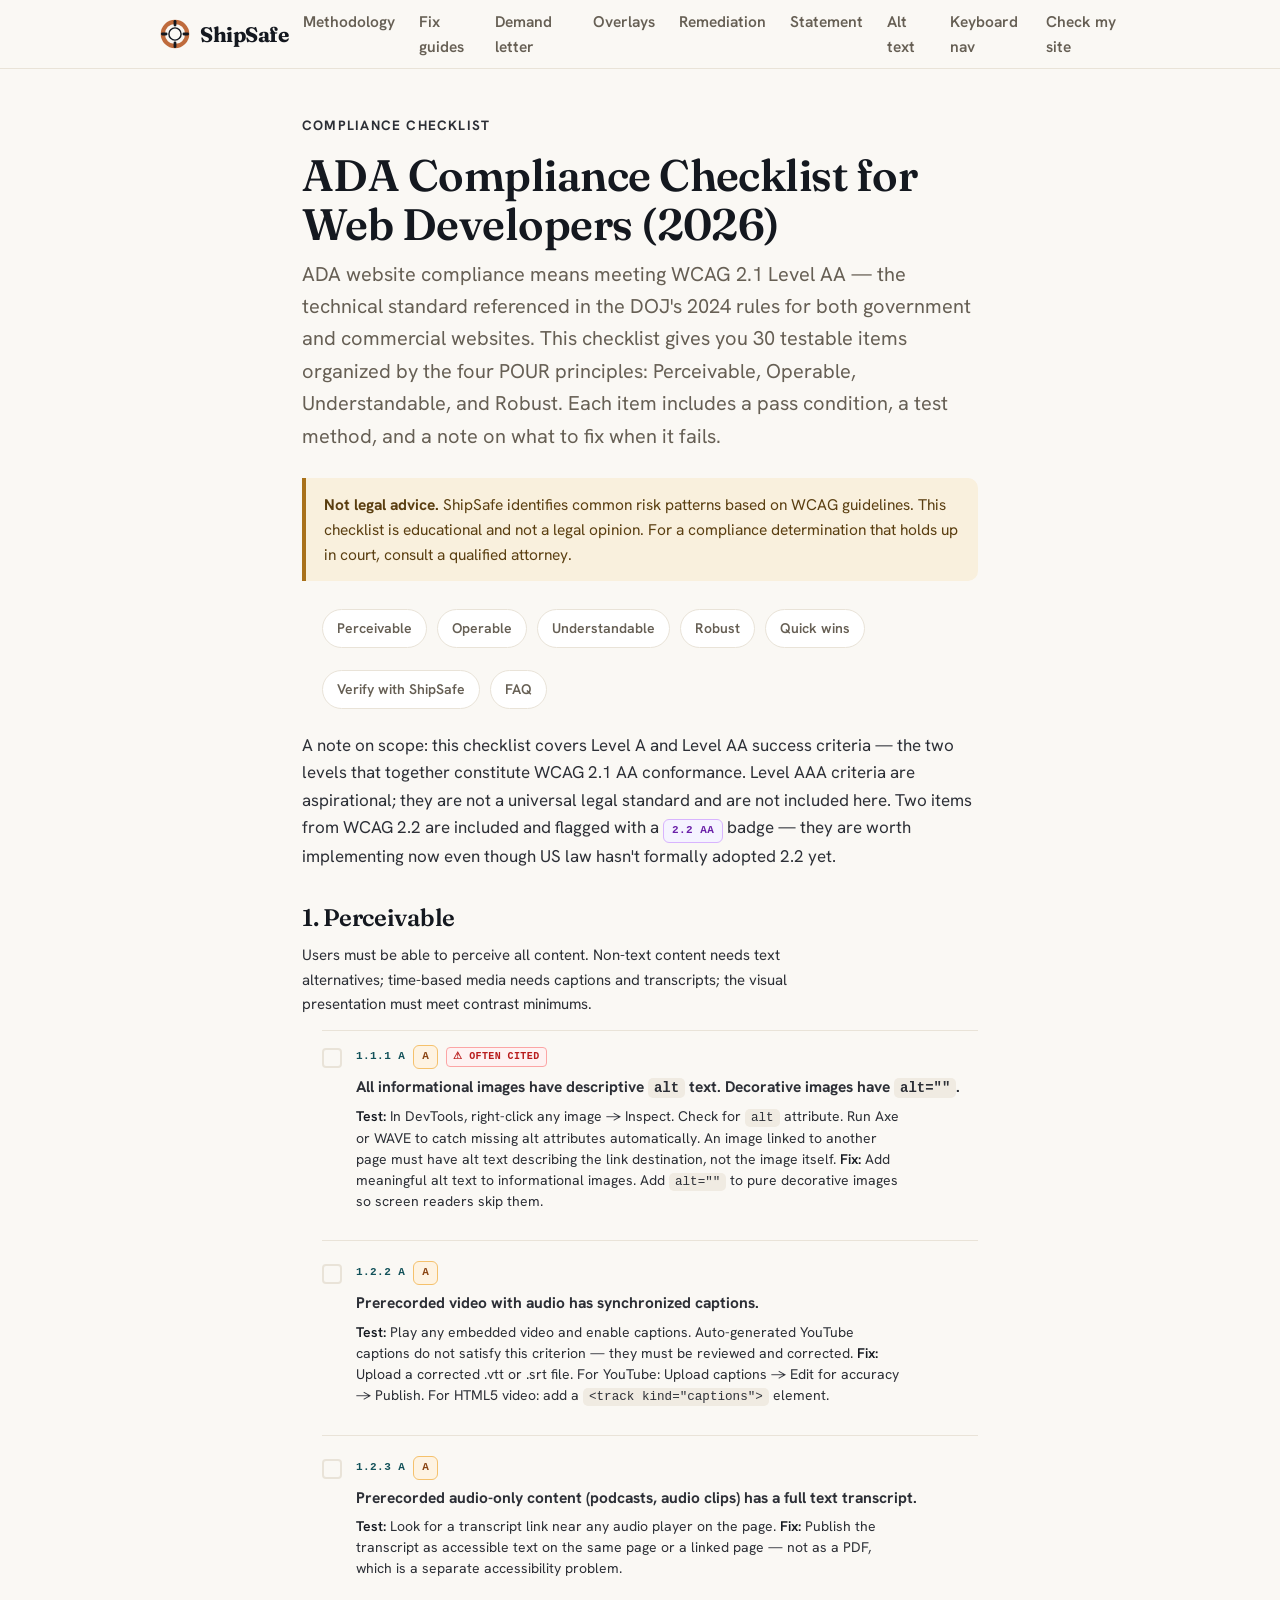
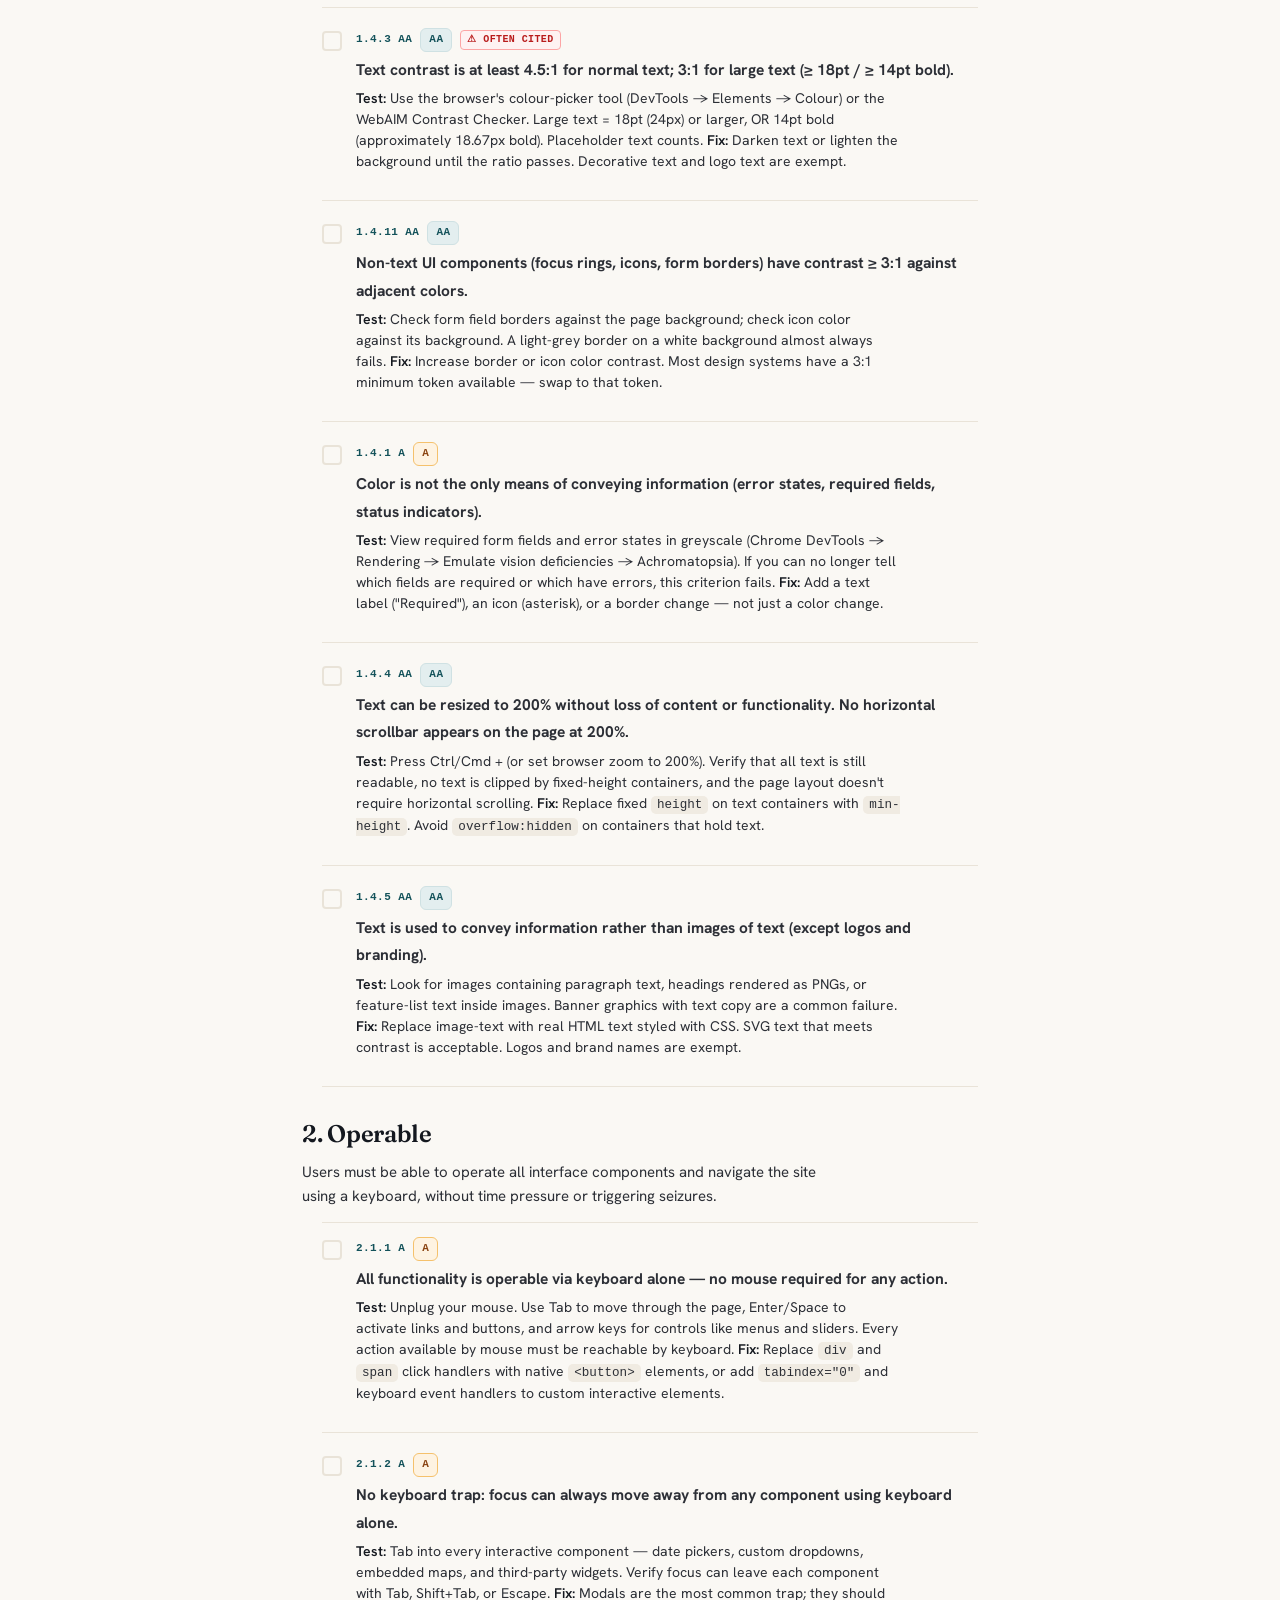
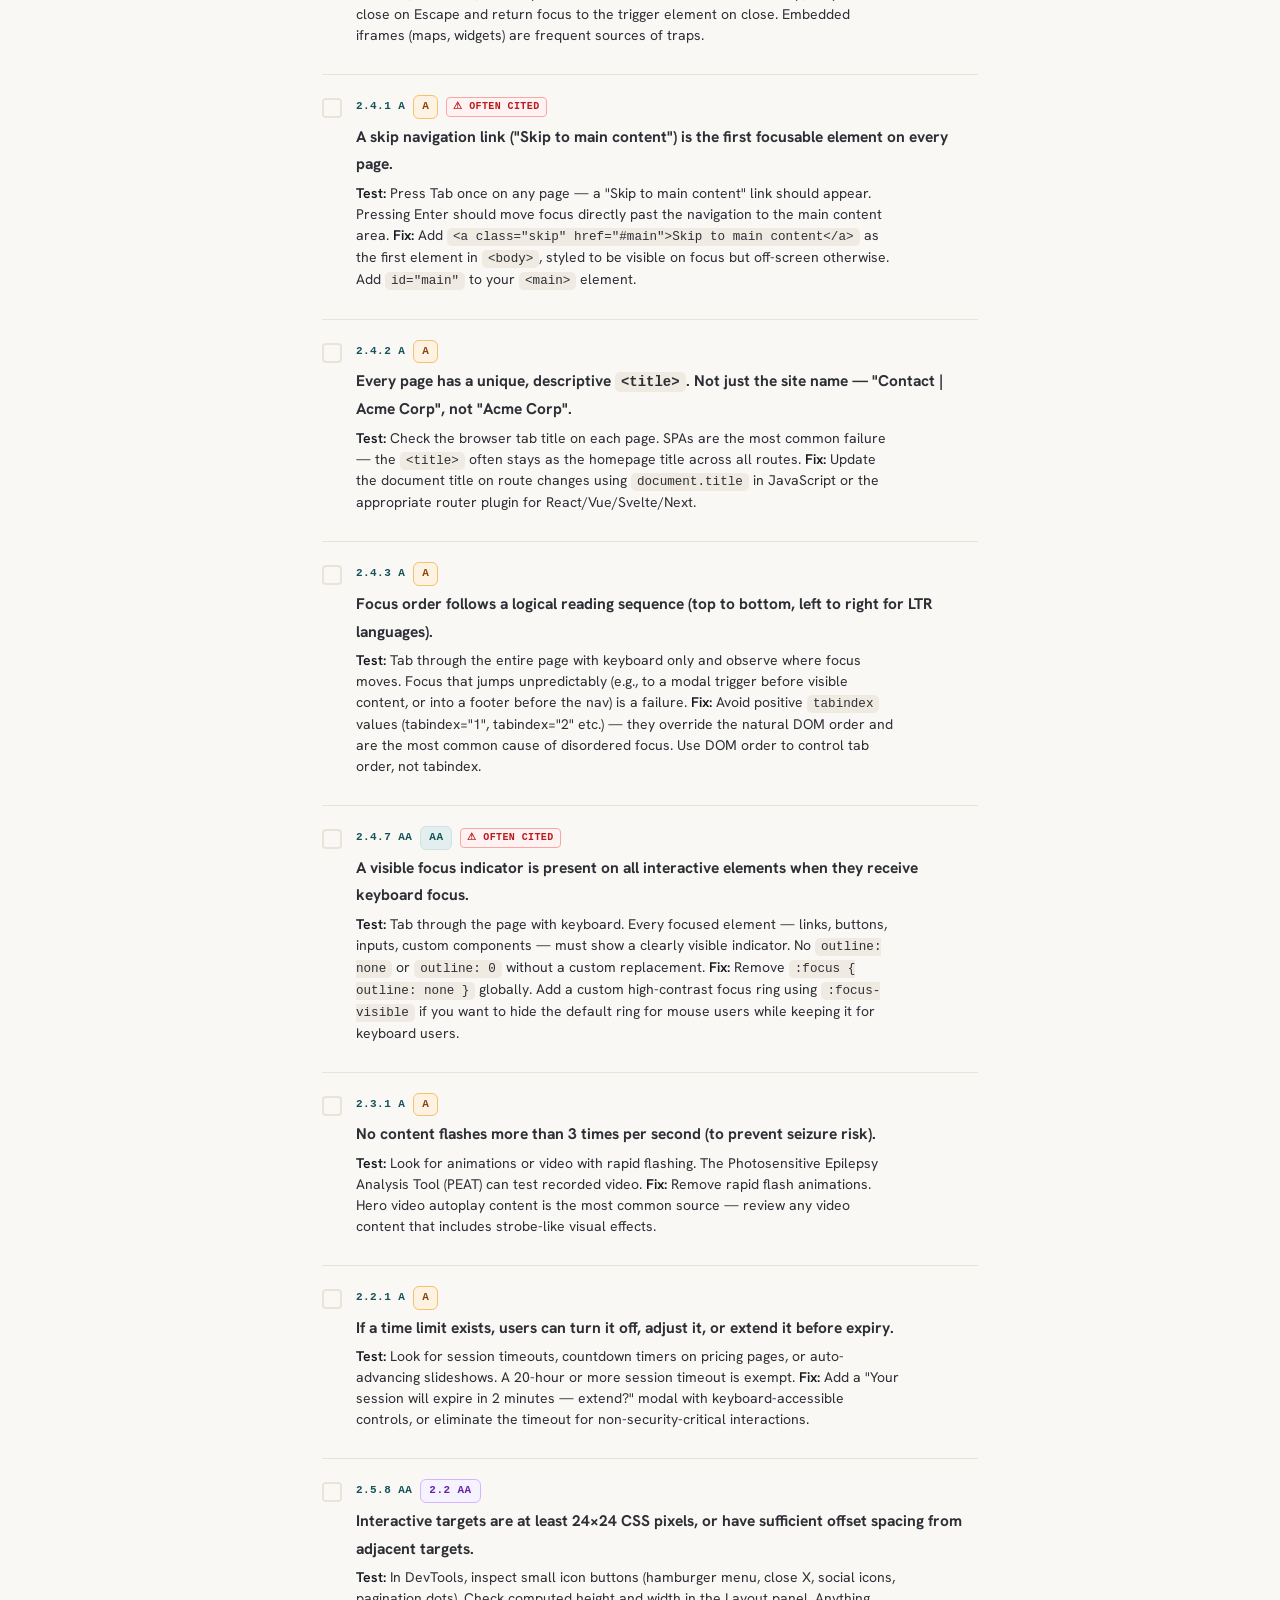
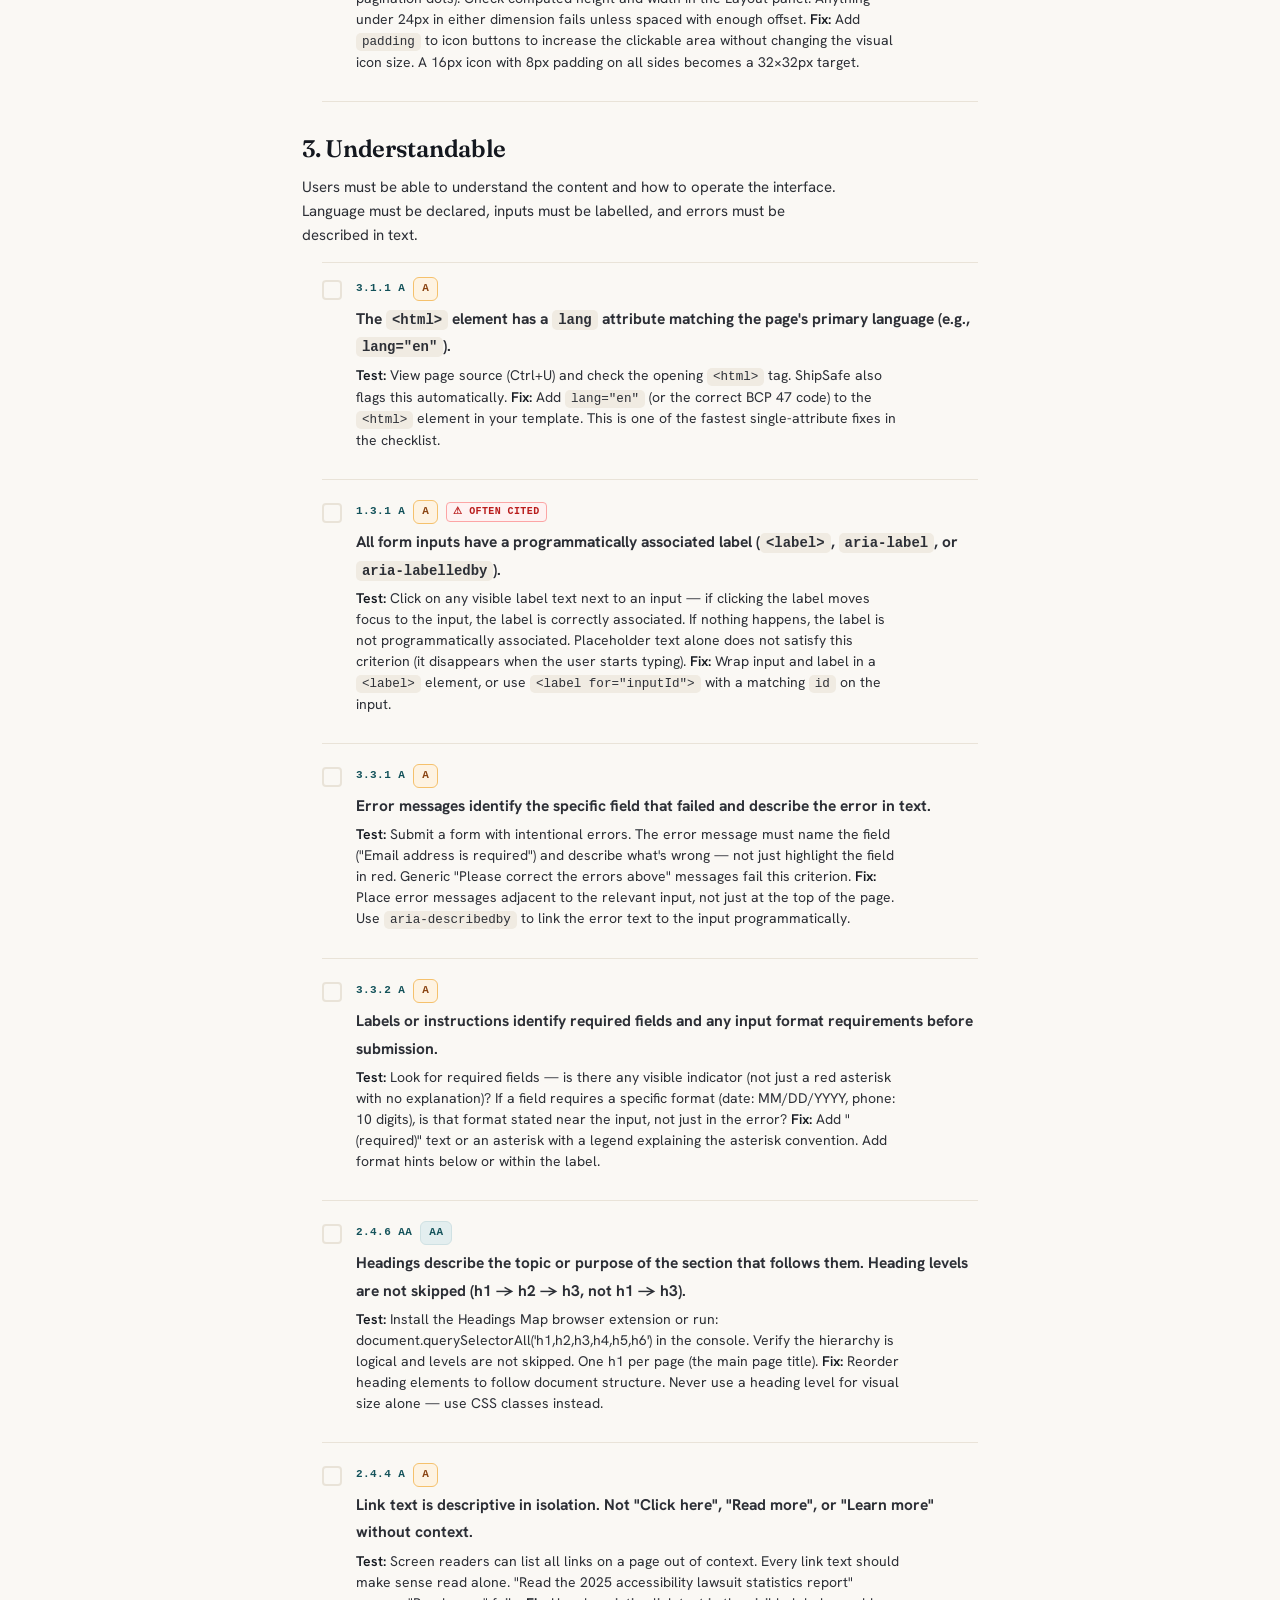
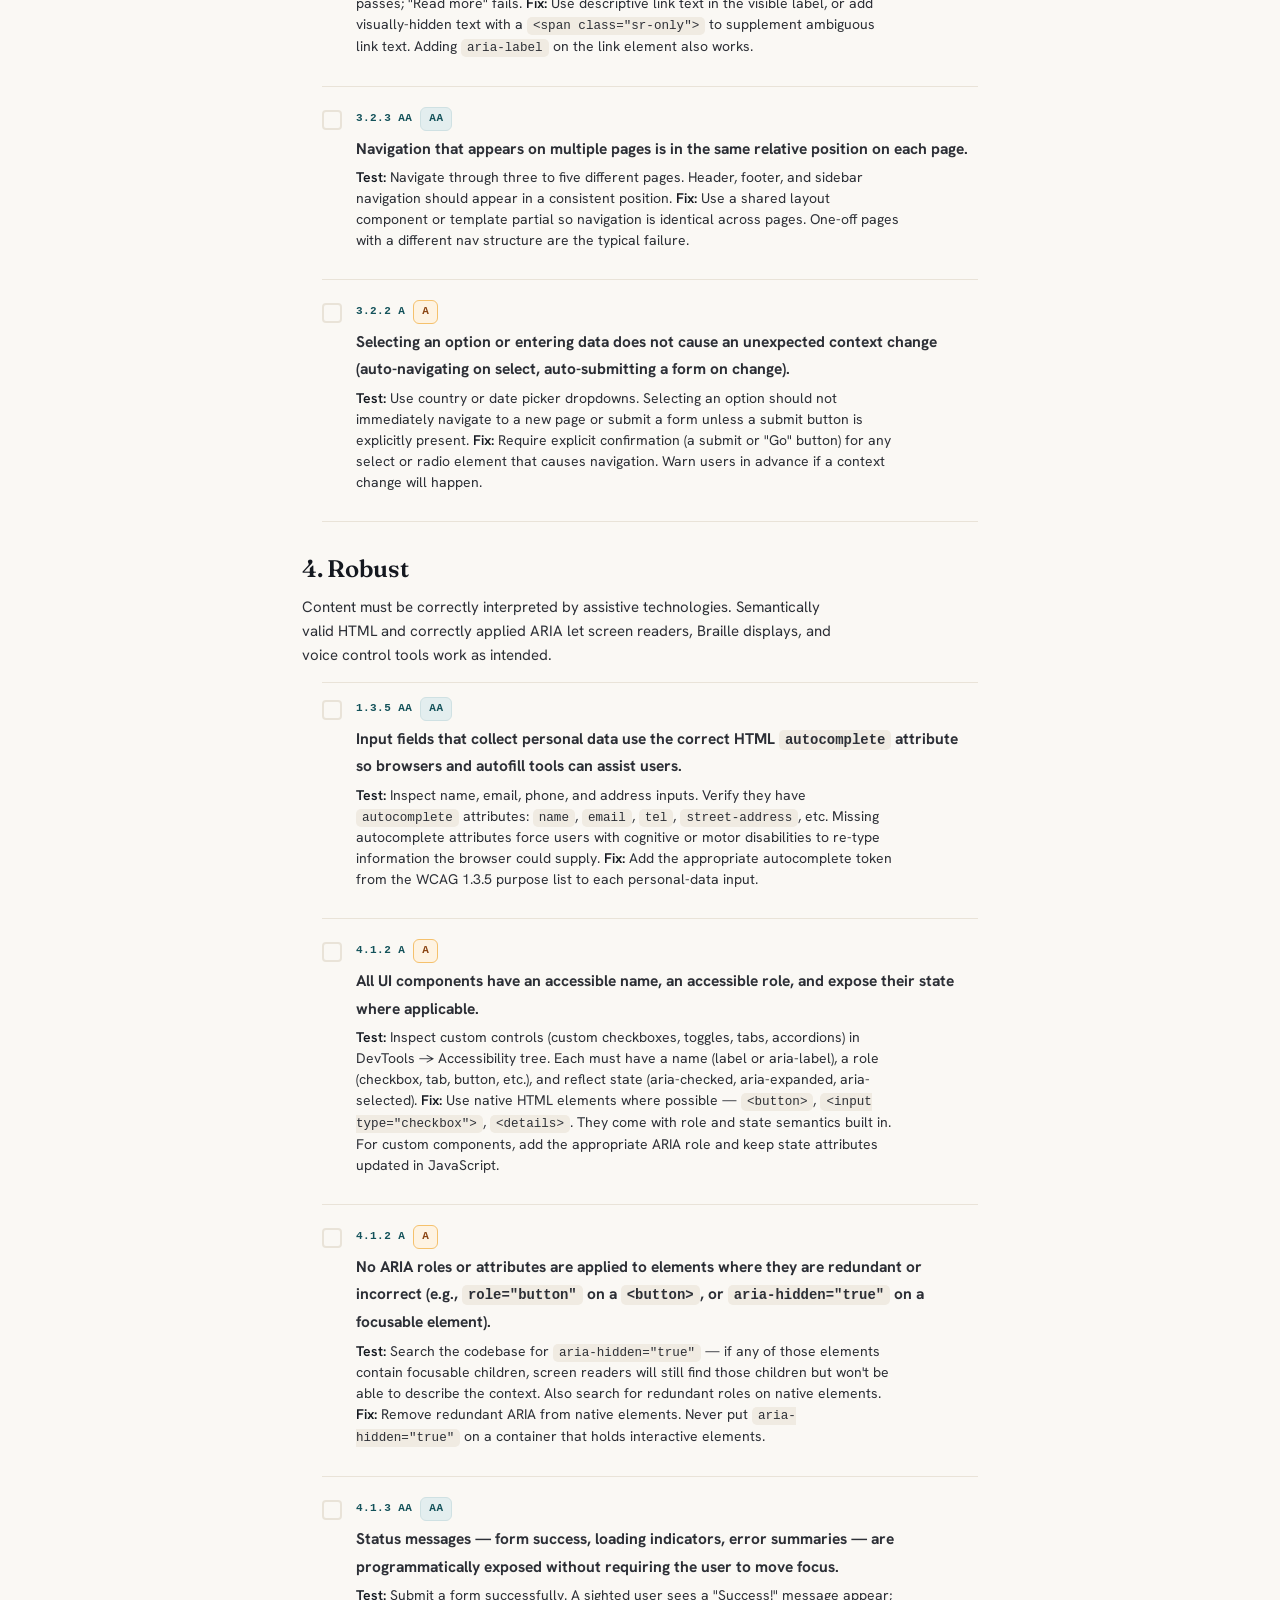
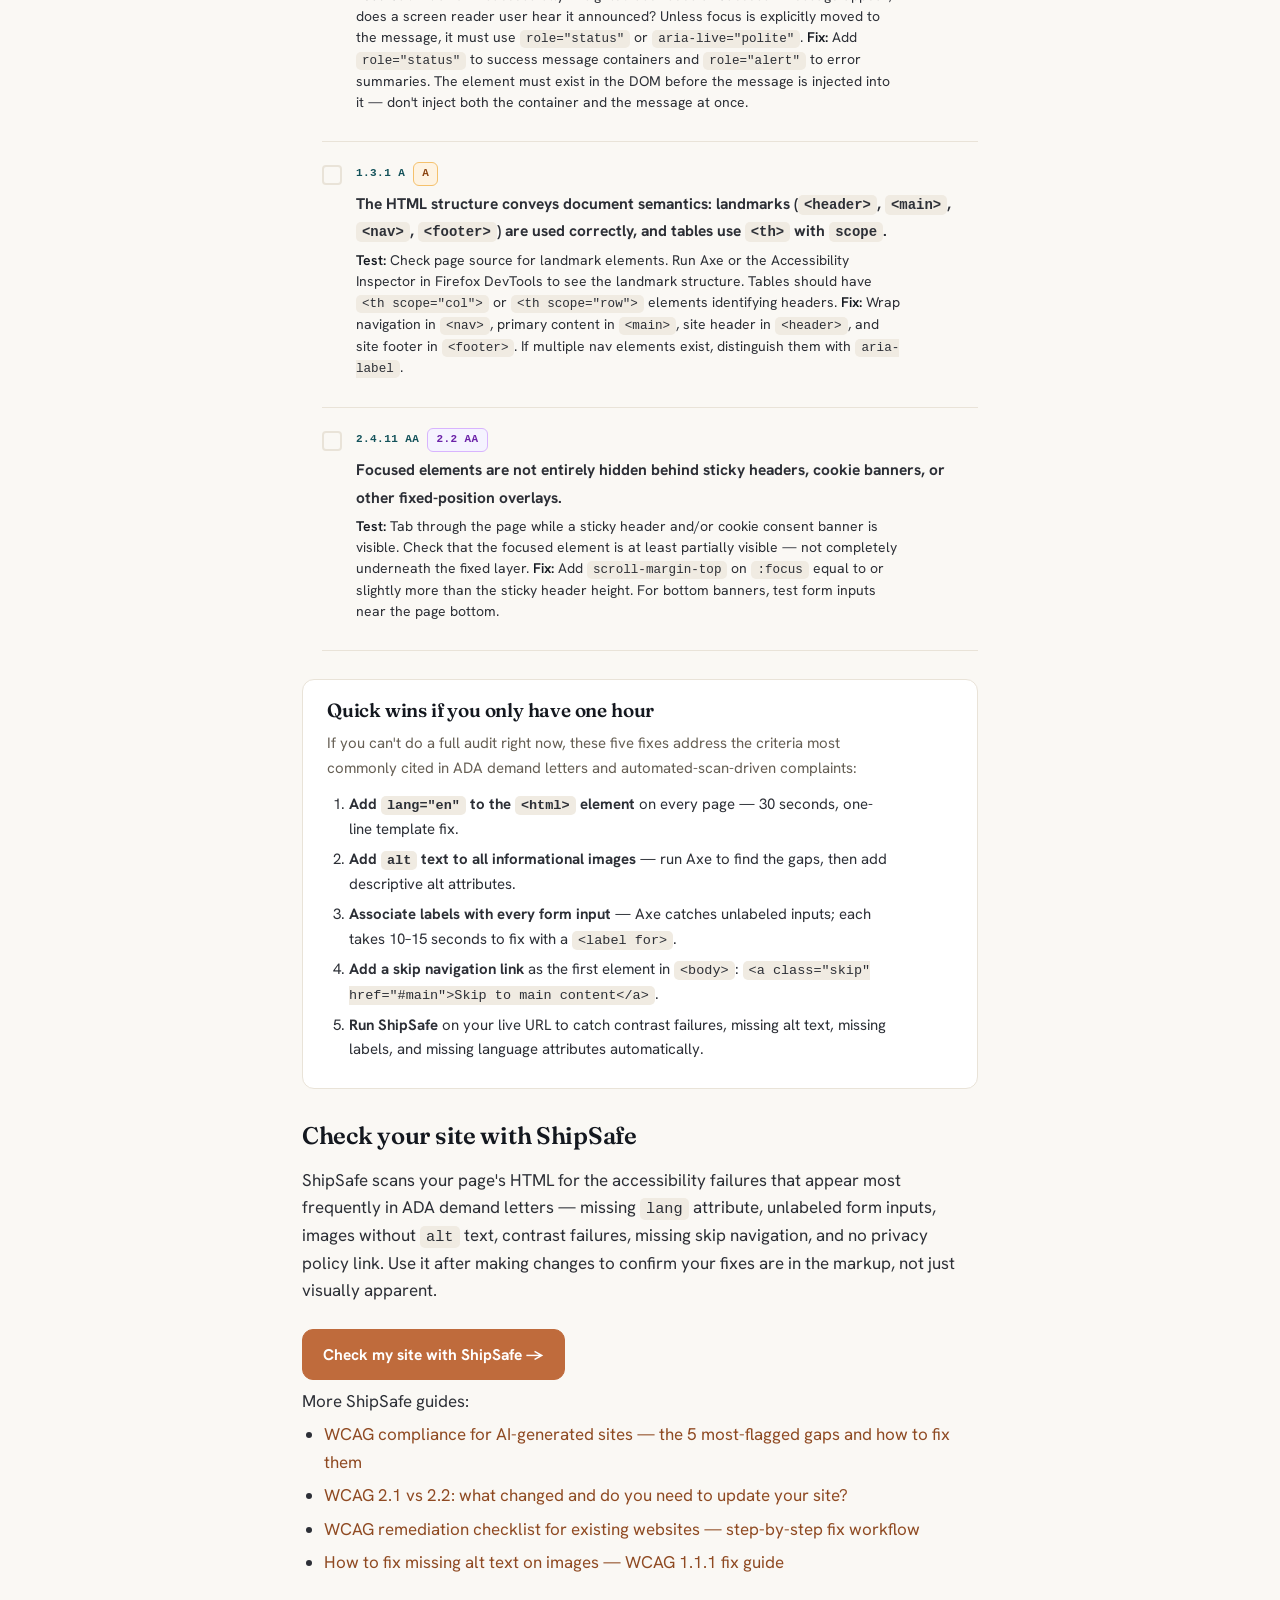
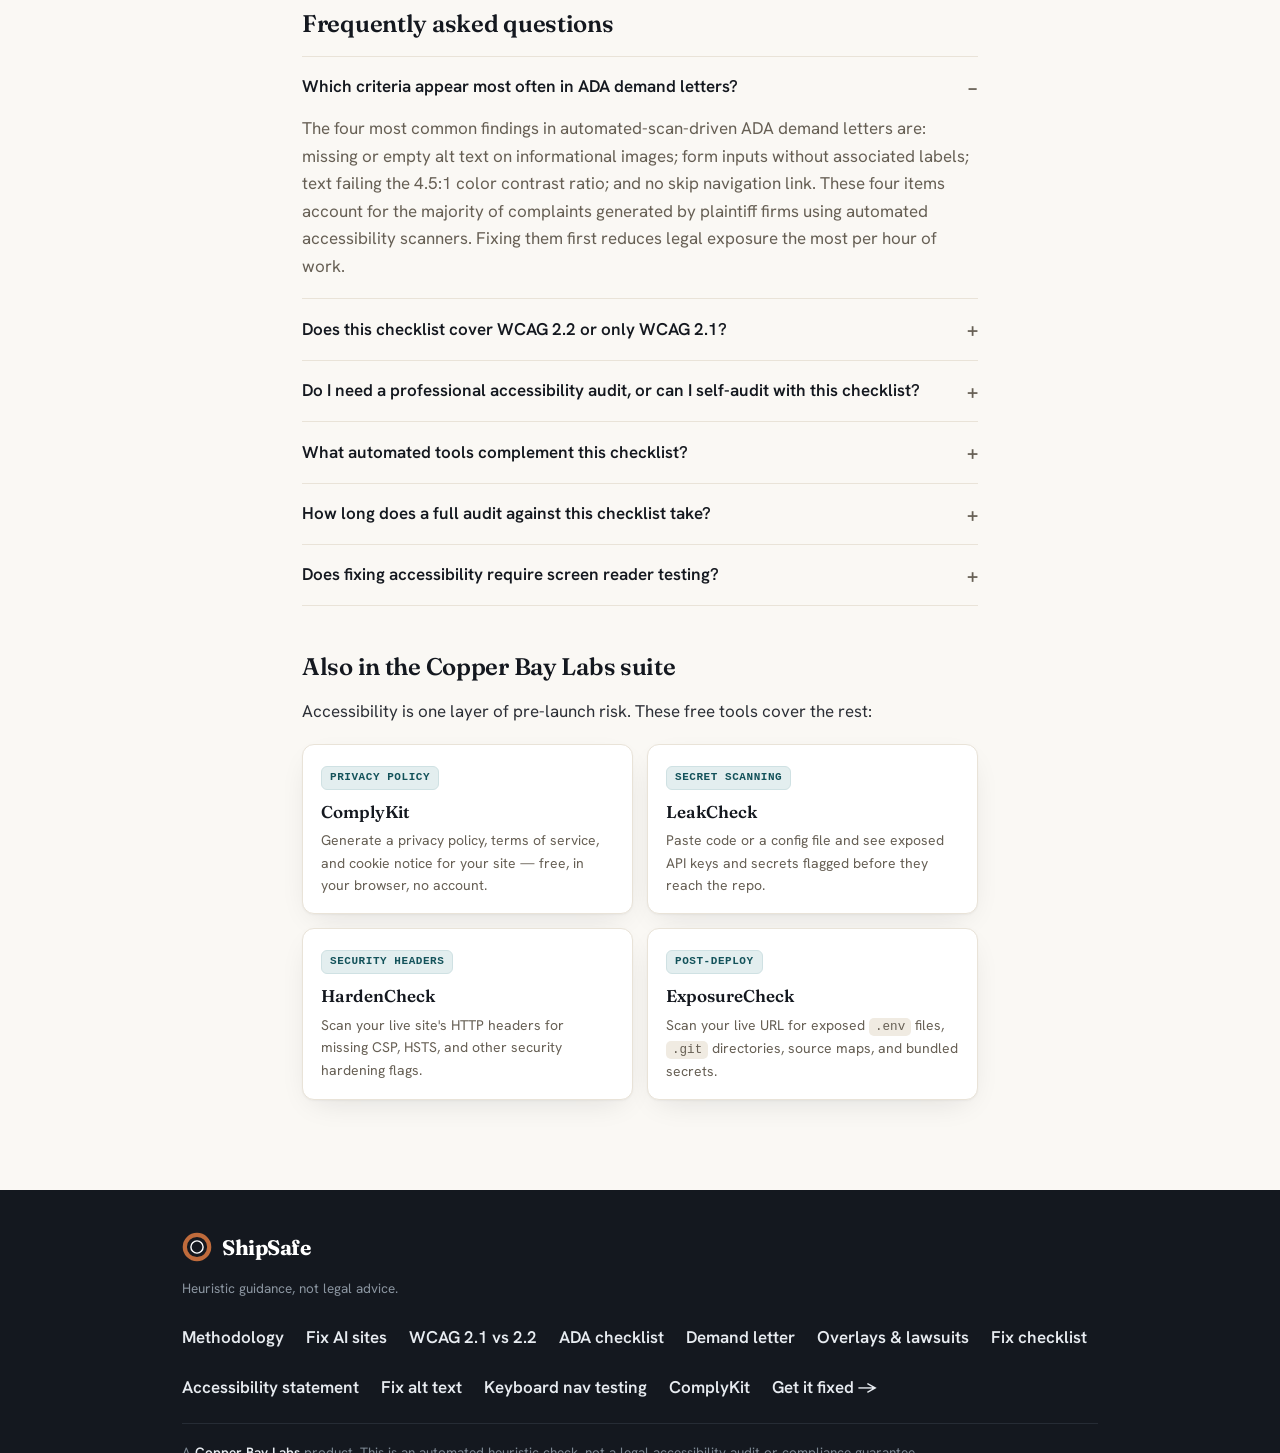
<file: guides/ada-compliance-checklist.html>
<!doctype html>
<html lang="en">
<head>
<meta charset="utf-8">
<meta name="viewport" content="width=device-width, initial-scale=1">
<title>ADA Compliance Checklist for Web Developers (2026)</title>
<meta name="description" content="A practical 30-point WCAG 2.1 AA checklist for web developers. Testable pass/fail items organized by the POUR principles, with quick test methods and fix notes for each.">
<link rel="canonical" href="https://labs.copperbaytech.com/shipsafe/guides/ada-compliance-checklist.html">
<meta property="og:type" content="article">
<meta property="og:site_name" content="ShipSafe">
<meta property="og:title" content="ADA Compliance Checklist for Web Developers (2026)">
<meta property="og:description" content="30 testable WCAG 2.1 AA items organized by POUR principle — each with a pass condition, test method, and quick fix note. The checklist developers actually use.">
<meta property="og:url" content="https://labs.copperbaytech.com/shipsafe/guides/ada-compliance-checklist.html">
<meta property="og:image" content="https://labs.copperbaytech.com/shipsafe/og-image.png">
<meta property="og:image:width" content="1200">
<meta property="og:image:height" content="630">
<meta name="twitter:card" content="summary_large_image">
<meta name="theme-color" content="#faf8f4">
<link rel="icon" href="../favicon.svg" type="image/svg+xml">
<link rel="apple-touch-icon" href="../apple-touch-icon.png">
<link rel="preconnect" href="https://fonts.googleapis.com">
<link rel="preconnect" href="https://fonts.gstatic.com" crossorigin>
<link href="https://fonts.googleapis.com/css2?family=Fraunces:opsz,wght@9..144,500;9..144,600;9..144,700&family=Hanken+Grotesk:wght@400;500;600;700&display=swap" rel="stylesheet">
<script type="application/ld+json">
{"@context":"https://schema.org","@type":"TechArticle","headline":"ADA Compliance Checklist for Web Developers (2026)","description":"A practical 30-point WCAG 2.1 AA checklist for web developers, organized by the four POUR principles (Perceivable, Operable, Understandable, Robust). Each item includes a pass condition, a test method, and a fix note.","author":{"@type":"Organization","name":"Copper Bay Labs","url":"https://copperbaytech.com"},"publisher":{"@type":"Organization","name":"Copper Bay Labs","url":"https://copperbaytech.com"},"datePublished":"2026-07-13","dateModified":"2026-07-13","mainEntityOfPage":"https://labs.copperbaytech.com/shipsafe/guides/ada-compliance-checklist.html","mainEntity":{"@type":"FAQPage","mainEntity":[{"@type":"Question","name":"Which WCAG success criteria appear most often in ADA demand letters?","acceptedAnswer":{"@type":"Answer","text":"The four most common findings in automated-scan-driven ADA demand letters are: (1) missing or empty alt text on informational images, (2) form inputs without labels, (3) insufficient color contrast (text failing the 4.5:1 ratio), and (4) no skip-navigation link. These four items alone account for the majority of complaints filed using automated scanners. Fixing them first reduces your litigation exposure the most per hour of work."}},{"@type":"Question","name":"Does this checklist cover WCAG 2.2 or only WCAG 2.1?","acceptedAnswer":{"@type":"Answer","text":"The checklist is based on WCAG 2.1 Level AA, which is what current US law (the DOJ's 2024 rules under ADA Title II and Title III) references. Two WCAG 2.2 criteria are also included and marked separately: Target Size Minimum (2.5.8 AA) and Focus Not Obscured (2.4.11 AA). These are worth implementing now even though they aren't yet legally required, because the standard will migrate and the fixes are typically small CSS changes."}},{"@type":"Question","name":"Do I need a professional accessibility audit, or can I self-audit with this checklist?","acceptedAnswer":{"@type":"Answer","text":"This checklist catches the most common failures — the ones that appear most frequently in litigation and automated audits. It is not a substitute for a formal WCAG conformance audit, which requires manual testing with actual screen readers across multiple browsers. For legal compliance purposes, a professional audit or structured expert review provides a stronger defensible record. That said, working through this checklist first will resolve the majority of issues and is a meaningful step toward compliance."}},{"@type":"Question","name":"What automated tools can I use alongside this checklist?","acceptedAnswer":{"@type":"Answer","text":"Axe DevTools (free browser extension), WAVE (WebAIM's free checker), and ShipSafe (which checks ADA-relevant HTML patterns) catch a significant portion of WCAG failures automatically. Automated tools reliably find contrast failures, missing alt text, unlabeled inputs, and missing language attributes — roughly 30–40% of WCAG criteria. The remaining items require manual keyboard navigation testing and screen reader testing with NVDA (Windows, free), VoiceOver (macOS/iOS, built-in), or TalkBack (Android, built-in)."}},{"@type":"Question","name":"How long does it take to audit a site against this checklist?","acceptedAnswer":{"@type":"Answer","text":"An experienced developer using a combination of automated tools (Axe/WAVE/ShipSafe) and manual keyboard navigation can typically work through the 30 items on a simple marketing or SaaS site in 2–4 hours. Complex applications with dynamic content, custom components, and rich interactions take longer. Running an automated scan first eliminates the items that pass automatically, so the manual review focuses only on what can't be machine-checked."}},{"@type":"Question","name":"Does fixing accessibility require a screen reader?","acceptedAnswer":{"@type":"Answer","text":"Not for most of the items on this checklist. Alt text, color contrast, form labels, skip navigation, and the language attribute are all testable with browser DevTools and free browser extensions like Axe or WAVE. Screen reader testing — with NVDA, VoiceOver, or TalkBack — is essential for verifying that ARIA is wired correctly, that dynamic content changes are announced, and that custom interactive components (modals, accordions, carousels) are actually usable for blind users. Items 26–30 on the Robust section require screen reader verification."}}]}}
</script>
<link rel="stylesheet" href="../styles.css?v=7">
<style>
  .doc .lede{font-size:clamp(17px,2.3vw,20px);color:var(--muted)}
  .doc h2{scroll-margin-top:80px}
  .doc h3{font-family:"Fraunces",Georgia,serif;font-weight:600;font-size:19px;margin:22px 0 6px;letter-spacing:-.01em}
  .toc{display:flex;flex-wrap:wrap;gap:10px;margin:22px 0 6px;padding:0;list-style:none}
  .toc a{display:inline-block;background:var(--surface);border:1px solid var(--line);border-radius:999px;padding:7px 14px;font-size:14px;font-weight:600;color:var(--muted)}
  .toc a:hover{border-color:var(--bay);color:var(--ink);text-decoration:none}
  .callout{background:var(--warn-bg);border-left:4px solid var(--warn);border-radius:0 10px 10px 0;padding:14px 18px;margin:22px 0;font-size:15.5px;color:#5a3e10}
  .callout.tip{background:var(--pass-bg);border-left-color:var(--pass);color:#1b4d30}
  .doc code.inline{font-family:ui-monospace,Menlo,Consolas,monospace;font-size:.9em;background:var(--line-2,#f0ebe2);padding:2px 6px;border-radius:5px}
  .badge{display:inline-block;font-family:ui-monospace,Menlo,Consolas,monospace;font-size:11px;font-weight:700;letter-spacing:.04em;text-transform:uppercase;border-radius:6px;padding:2px 8px;border:1px solid}
  .badge-a{color:#8b4513;background:#fef3e2;border-color:#f5c16c}
  .badge-aa{color:var(--bay);background:var(--bay-tint);border-color:#cfe1e3}
  .badge-22{color:#6b21a8;background:#f5f3ff;border-color:#d8b4fe}
  .cl-section{margin:32px 0 8px}
  .cl-intro{color:var(--muted);font-size:15px;margin:6px 0 14px}
  .cl-items{list-style:none;padding:0;margin:0}
  .cl-item{display:flex;gap:14px;align-items:flex-start;padding:14px 0;border-bottom:1px solid var(--line)}
  .cl-items .cl-item:first-child{border-top:1px solid var(--line)}
  .cl-check{width:20px;height:20px;border:2px solid var(--line);border-radius:4px;flex-shrink:0;margin-top:3px;background:var(--bg)}
  .cl-body{flex:1;min-width:0}
  .cl-meta{display:flex;align-items:center;gap:8px;margin-bottom:4px;flex-wrap:wrap}
  .cl-scid{font-family:ui-monospace,Menlo,Consolas,monospace;font-size:11px;color:var(--bay);font-weight:700;letter-spacing:.04em}
  .cl-item strong{font-size:15.5px;line-height:1.4}
  .cl-test{font-size:14px;color:var(--muted);margin-top:5px;line-height:1.5}
  .cl-test b{color:var(--ink);font-weight:600}
  .quick-wins{background:var(--surface);border:1px solid var(--line);border-radius:12px;padding:20px 24px;margin:28px 0}
  .quick-wins h3{margin:0 0 10px;font-family:"Fraunces",serif;font-weight:600;font-size:19px}
  .quick-wins ol{margin:0;padding-left:22px;color:var(--muted)}
  .quick-wins ol li{margin:6px 0;font-size:15px}
  .suite{display:grid;grid-template-columns:repeat(auto-fit,minmax(220px,1fr));gap:14px;margin:18px 0 6px}
  .suite a{display:block;background:var(--surface);border:1px solid var(--line);border-radius:12px;padding:16px 18px;box-shadow:var(--shadow);transition:box-shadow .15s,transform .15s,border-color .15s}
  .suite a:hover{text-decoration:none;box-shadow:var(--shadow-lift);transform:translateY(-2px);border-color:var(--line-2)}
  .suite .s-name{font-family:"Fraunces",serif;font-weight:600;font-size:17px;color:var(--ink);display:block;margin:0 0 4px}
  .suite p{color:var(--muted);font-size:14px;margin:0}
  .suite .s-tag{display:inline-block;margin-bottom:8px;font-family:ui-monospace,Menlo,Consolas,monospace;font-size:11px;font-weight:700;letter-spacing:.05em;text-transform:uppercase;color:var(--bay);background:var(--bay-tint,#e3eeef);border:1px solid #cfe1e3;border-radius:6px;padding:2px 8px}
  .faq-section{margin:18px 0}
  .faq-section details{border-bottom:1px solid var(--line);padding:14px 0}
  .faq-section details:first-child{border-top:1px solid var(--line)}
  .faq-section summary{font-weight:600;cursor:pointer;list-style:none;display:flex;justify-content:space-between;align-items:center;gap:12px}
  .faq-section summary::-webkit-details-marker{display:none}
  .faq-section summary::after{content:"+";font-size:20px;color:var(--muted);flex-shrink:0}
  .faq-section details[open] summary::after{content:"\2212"}
  .faq-section details p{margin:12px 0 4px;color:var(--muted)}
  .demand-tag{display:inline-flex;align-items:center;gap:4px;font-family:ui-monospace,Menlo,Consolas,monospace;font-size:10px;font-weight:700;letter-spacing:.04em;text-transform:uppercase;color:#b91c1c;background:#fef2f2;border:1px solid #fca5a5;border-radius:4px;padding:1px 6px}
</style>
</head>
<body>
<a class="skip" href="#main">Skip to main content</a>

<header class="masthead" role="banner">
  <div class="wrap hdr-bar">
    <a class="brand" href="../" aria-label="ShipSafe — go to homepage">
      <svg class="mark" viewBox="0 0 64 64" aria-hidden="true" focusable="false"><circle cx="32" cy="32" r="26" fill="none" stroke="var(--copper)" stroke-width="9"/><circle cx="32" cy="32" r="13" fill="none" stroke="var(--ink)" stroke-width="3"/><g fill="var(--ink)"><rect x="29" y="2" width="6" height="14" rx="3"/><rect x="29" y="48" width="6" height="14" rx="3"/><rect x="2" y="29" width="14" height="6" rx="3"/><rect x="48" y="29" width="14" height="6" rx="3"/></g></svg>
      <span class="wordmark">ShipSafe</span>
    </a>
    <nav class="nav" aria-label="Primary navigation">
      <a href="../methodology.html">Methodology</a>
      <a href="wcag-compliance-ai-generated-sites.html">Fix guides</a>
      <a href="ada-demand-letter-response.html">Demand letter</a>
      <a href="accessibility-overlay-ada-lawsuit.html">Overlays</a>
      <a href="wcag-remediation-checklist-existing-website.html">Remediation</a>
      <a href="accessibility-statement-template.html">Statement</a>
      <a href="fix-missing-alt-text-wcag-1-1-1.html">Alt text</a>
      <a href="keyboard-navigation-accessibility-testing.html">Keyboard nav</a>
      <a href="../">Check my site</a>
    </nav>
  </div>
</header>

<main id="main">
<article class="doc">
  <div class="wrap narrow">
    <p class="eyebrow" style="text-align:left">Compliance checklist</p>
    <h1>ADA Compliance Checklist for Web Developers (2026)</h1>
    <p class="lede">ADA website compliance means meeting WCAG 2.1 Level AA — the technical standard referenced in the DOJ's 2024 rules for both government and commercial websites. This checklist gives you 30 testable items organized by the four POUR principles: Perceivable, Operable, Understandable, and Robust. Each item includes a pass condition, a test method, and a note on what to fix when it fails.</p>

    <div class="callout">
      <strong>Not legal advice.</strong> ShipSafe identifies common risk patterns based on WCAG guidelines. This checklist is educational and not a legal opinion. For a compliance determination that holds up in court, consult a qualified attorney.
    </div>

    <ul class="toc" aria-label="On this page">
      <li><a href="#perceivable">Perceivable</a></li>
      <li><a href="#operable">Operable</a></li>
      <li><a href="#understandable">Understandable</a></li>
      <li><a href="#robust">Robust</a></li>
      <li><a href="#quick-wins">Quick wins</a></li>
      <li><a href="#verify">Verify with ShipSafe</a></li>
      <li><a href="#faq">FAQ</a></li>
    </ul>

    <p>A note on scope: this checklist covers Level A and Level AA success criteria — the two levels that together constitute WCAG 2.1 AA conformance. Level AAA criteria are aspirational; they are not a universal legal standard and are not included here. Two items from WCAG 2.2 are included and flagged with a <span class="badge badge-22">2.2 AA</span> badge — they are worth implementing now even though US law hasn't formally adopted 2.2 yet.</p>

    <h2 id="perceivable">1. Perceivable</h2>
    <p class="cl-intro">Users must be able to perceive all content. Non-text content needs text alternatives; time-based media needs captions and transcripts; the visual presentation must meet contrast minimums.</p>

    <ul class="cl-items" aria-label="Perceivable checklist">

      <li class="cl-item">
        <div class="cl-check" aria-hidden="true"></div>
        <div class="cl-body">
          <div class="cl-meta"><span class="cl-scid">1.1.1 A</span> <span class="badge badge-a">A</span> <span class="demand-tag">⚠ often cited</span></div>
          <strong>All informational images have descriptive <code class="inline">alt</code> text. Decorative images have <code class="inline">alt=""</code>.</strong>
          <p class="cl-test"><b>Test:</b> In DevTools, right-click any image → Inspect. Check for <code class="inline">alt</code> attribute. Run Axe or WAVE to catch missing alt attributes automatically. An image linked to another page must have alt text describing the link destination, not the image itself. <b>Fix:</b> Add meaningful alt text to informational images. Add <code class="inline">alt=""</code> to pure decorative images so screen readers skip them.</p>
        </div>
      </li>

      <li class="cl-item">
        <div class="cl-check" aria-hidden="true"></div>
        <div class="cl-body">
          <div class="cl-meta"><span class="cl-scid">1.2.2 A</span> <span class="badge badge-a">A</span></div>
          <strong>Prerecorded video with audio has synchronized captions.</strong>
          <p class="cl-test"><b>Test:</b> Play any embedded video and enable captions. Auto-generated YouTube captions do not satisfy this criterion — they must be reviewed and corrected. <b>Fix:</b> Upload a corrected .vtt or .srt file. For YouTube: Upload captions → Edit for accuracy → Publish. For HTML5 video: add a <code class="inline">&lt;track kind="captions"&gt;</code> element.</p>
        </div>
      </li>

      <li class="cl-item">
        <div class="cl-check" aria-hidden="true"></div>
        <div class="cl-body">
          <div class="cl-meta"><span class="cl-scid">1.2.3 A</span> <span class="badge badge-a">A</span></div>
          <strong>Prerecorded audio-only content (podcasts, audio clips) has a full text transcript.</strong>
          <p class="cl-test"><b>Test:</b> Look for a transcript link near any audio player on the page. <b>Fix:</b> Publish the transcript as accessible text on the same page or a linked page — not as a PDF, which is a separate accessibility problem.</p>
        </div>
      </li>

      <li class="cl-item">
        <div class="cl-check" aria-hidden="true"></div>
        <div class="cl-body">
          <div class="cl-meta"><span class="cl-scid">1.4.3 AA</span> <span class="badge badge-aa">AA</span> <span class="demand-tag">⚠ often cited</span></div>
          <strong>Text contrast is at least 4.5:1 for normal text; 3:1 for large text (≥ 18pt / ≥ 14pt bold).</strong>
          <p class="cl-test"><b>Test:</b> Use the browser's colour-picker tool (DevTools → Elements → Colour) or the WebAIM Contrast Checker. Large text = 18pt (24px) or larger, OR 14pt bold (approximately 18.67px bold). Placeholder text counts. <b>Fix:</b> Darken text or lighten the background until the ratio passes. Decorative text and logo text are exempt.</p>
        </div>
      </li>

      <li class="cl-item">
        <div class="cl-check" aria-hidden="true"></div>
        <div class="cl-body">
          <div class="cl-meta"><span class="cl-scid">1.4.11 AA</span> <span class="badge badge-aa">AA</span></div>
          <strong>Non-text UI components (focus rings, icons, form borders) have contrast ≥ 3:1 against adjacent colors.</strong>
          <p class="cl-test"><b>Test:</b> Check form field borders against the page background; check icon color against its background. A light-grey border on a white background almost always fails. <b>Fix:</b> Increase border or icon color contrast. Most design systems have a 3:1 minimum token available — swap to that token.</p>
        </div>
      </li>

      <li class="cl-item">
        <div class="cl-check" aria-hidden="true"></div>
        <div class="cl-body">
          <div class="cl-meta"><span class="cl-scid">1.4.1 A</span> <span class="badge badge-a">A</span></div>
          <strong>Color is not the only means of conveying information (error states, required fields, status indicators).</strong>
          <p class="cl-test"><b>Test:</b> View required form fields and error states in greyscale (Chrome DevTools → Rendering → Emulate vision deficiencies → Achromatopsia). If you can no longer tell which fields are required or which have errors, this criterion fails. <b>Fix:</b> Add a text label ("Required"), an icon (asterisk), or a border change — not just a color change.</p>
        </div>
      </li>

      <li class="cl-item">
        <div class="cl-check" aria-hidden="true"></div>
        <div class="cl-body">
          <div class="cl-meta"><span class="cl-scid">1.4.4 AA</span> <span class="badge badge-aa">AA</span></div>
          <strong>Text can be resized to 200% without loss of content or functionality. No horizontal scrollbar appears on the page at 200%.</strong>
          <p class="cl-test"><b>Test:</b> Press Ctrl/Cmd + (or set browser zoom to 200%). Verify that all text is still readable, no text is clipped by fixed-height containers, and the page layout doesn't require horizontal scrolling. <b>Fix:</b> Replace fixed <code class="inline">height</code> on text containers with <code class="inline">min-height</code>. Avoid <code class="inline">overflow:hidden</code> on containers that hold text.</p>
        </div>
      </li>

      <li class="cl-item">
        <div class="cl-check" aria-hidden="true"></div>
        <div class="cl-body">
          <div class="cl-meta"><span class="cl-scid">1.4.5 AA</span> <span class="badge badge-aa">AA</span></div>
          <strong>Text is used to convey information rather than images of text (except logos and branding).</strong>
          <p class="cl-test"><b>Test:</b> Look for images containing paragraph text, headings rendered as PNGs, or feature-list text inside images. Banner graphics with text copy are a common failure. <b>Fix:</b> Replace image-text with real HTML text styled with CSS. SVG text that meets contrast is acceptable. Logos and brand names are exempt.</p>
        </div>
      </li>

    </ul>

    <h2 id="operable">2. Operable</h2>
    <p class="cl-intro">Users must be able to operate all interface components and navigate the site using a keyboard, without time pressure or triggering seizures.</p>

    <ul class="cl-items" aria-label="Operable checklist">

      <li class="cl-item">
        <div class="cl-check" aria-hidden="true"></div>
        <div class="cl-body">
          <div class="cl-meta"><span class="cl-scid">2.1.1 A</span> <span class="badge badge-a">A</span></div>
          <strong>All functionality is operable via keyboard alone — no mouse required for any action.</strong>
          <p class="cl-test"><b>Test:</b> Unplug your mouse. Use Tab to move through the page, Enter/Space to activate links and buttons, and arrow keys for controls like menus and sliders. Every action available by mouse must be reachable by keyboard. <b>Fix:</b> Replace <code class="inline">div</code> and <code class="inline">span</code> click handlers with native <code class="inline">&lt;button&gt;</code> elements, or add <code class="inline">tabindex="0"</code> and keyboard event handlers to custom interactive elements.</p>
        </div>
      </li>

      <li class="cl-item">
        <div class="cl-check" aria-hidden="true"></div>
        <div class="cl-body">
          <div class="cl-meta"><span class="cl-scid">2.1.2 A</span> <span class="badge badge-a">A</span></div>
          <strong>No keyboard trap: focus can always move away from any component using keyboard alone.</strong>
          <p class="cl-test"><b>Test:</b> Tab into every interactive component — date pickers, custom dropdowns, embedded maps, and third-party widgets. Verify focus can leave each component with Tab, Shift+Tab, or Escape. <b>Fix:</b> Modals are the most common trap; they should close on Escape and return focus to the trigger element on close. Embedded iframes (maps, widgets) are frequent sources of traps.</p>
        </div>
      </li>

      <li class="cl-item">
        <div class="cl-check" aria-hidden="true"></div>
        <div class="cl-body">
          <div class="cl-meta"><span class="cl-scid">2.4.1 A</span> <span class="badge badge-a">A</span> <span class="demand-tag">⚠ often cited</span></div>
          <strong>A skip navigation link ("Skip to main content") is the first focusable element on every page.</strong>
          <p class="cl-test"><b>Test:</b> Press Tab once on any page — a "Skip to main content" link should appear. Pressing Enter should move focus directly past the navigation to the main content area. <b>Fix:</b> Add <code class="inline">&lt;a class="skip" href="#main"&gt;Skip to main content&lt;/a&gt;</code> as the first element in <code class="inline">&lt;body&gt;</code>, styled to be visible on focus but off-screen otherwise. Add <code class="inline">id="main"</code> to your <code class="inline">&lt;main&gt;</code> element.</p>
        </div>
      </li>

      <li class="cl-item">
        <div class="cl-check" aria-hidden="true"></div>
        <div class="cl-body">
          <div class="cl-meta"><span class="cl-scid">2.4.2 A</span> <span class="badge badge-a">A</span></div>
          <strong>Every page has a unique, descriptive <code class="inline">&lt;title&gt;</code>. Not just the site name — "Contact | Acme Corp", not "Acme Corp".</strong>
          <p class="cl-test"><b>Test:</b> Check the browser tab title on each page. SPAs are the most common failure — the <code class="inline">&lt;title&gt;</code> often stays as the homepage title across all routes. <b>Fix:</b> Update the document title on route changes using <code class="inline">document.title</code> in JavaScript or the appropriate router plugin for React/Vue/Svelte/Next.</p>
        </div>
      </li>

      <li class="cl-item">
        <div class="cl-check" aria-hidden="true"></div>
        <div class="cl-body">
          <div class="cl-meta"><span class="cl-scid">2.4.3 A</span> <span class="badge badge-a">A</span></div>
          <strong>Focus order follows a logical reading sequence (top to bottom, left to right for LTR languages).</strong>
          <p class="cl-test"><b>Test:</b> Tab through the entire page with keyboard only and observe where focus moves. Focus that jumps unpredictably (e.g., to a modal trigger before visible content, or into a footer before the nav) is a failure. <b>Fix:</b> Avoid positive <code class="inline">tabindex</code> values (tabindex="1", tabindex="2" etc.) — they override the natural DOM order and are the most common cause of disordered focus. Use DOM order to control tab order, not tabindex.</p>
        </div>
      </li>

      <li class="cl-item">
        <div class="cl-check" aria-hidden="true"></div>
        <div class="cl-body">
          <div class="cl-meta"><span class="cl-scid">2.4.7 AA</span> <span class="badge badge-aa">AA</span> <span class="demand-tag">⚠ often cited</span></div>
          <strong>A visible focus indicator is present on all interactive elements when they receive keyboard focus.</strong>
          <p class="cl-test"><b>Test:</b> Tab through the page with keyboard. Every focused element — links, buttons, inputs, custom components — must show a clearly visible indicator. No <code class="inline">outline: none</code> or <code class="inline">outline: 0</code> without a custom replacement. <b>Fix:</b> Remove <code class="inline">:focus { outline: none }</code> globally. Add a custom high-contrast focus ring using <code class="inline">:focus-visible</code> if you want to hide the default ring for mouse users while keeping it for keyboard users.</p>
        </div>
      </li>

      <li class="cl-item">
        <div class="cl-check" aria-hidden="true"></div>
        <div class="cl-body">
          <div class="cl-meta"><span class="cl-scid">2.3.1 A</span> <span class="badge badge-a">A</span></div>
          <strong>No content flashes more than 3 times per second (to prevent seizure risk).</strong>
          <p class="cl-test"><b>Test:</b> Look for animations or video with rapid flashing. The Photosensitive Epilepsy Analysis Tool (PEAT) can test recorded video. <b>Fix:</b> Remove rapid flash animations. Hero video autoplay content is the most common source — review any video content that includes strobe-like visual effects.</p>
        </div>
      </li>

      <li class="cl-item">
        <div class="cl-check" aria-hidden="true"></div>
        <div class="cl-body">
          <div class="cl-meta"><span class="cl-scid">2.2.1 A</span> <span class="badge badge-a">A</span></div>
          <strong>If a time limit exists, users can turn it off, adjust it, or extend it before expiry.</strong>
          <p class="cl-test"><b>Test:</b> Look for session timeouts, countdown timers on pricing pages, or auto-advancing slideshows. A 20-hour or more session timeout is exempt. <b>Fix:</b> Add a "Your session will expire in 2 minutes — extend?" modal with keyboard-accessible controls, or eliminate the timeout for non-security-critical interactions.</p>
        </div>
      </li>

      <li class="cl-item">
        <div class="cl-check" aria-hidden="true"></div>
        <div class="cl-body">
          <div class="cl-meta"><span class="cl-scid">2.5.8 AA</span> <span class="badge badge-22">2.2 AA</span></div>
          <strong>Interactive targets are at least 24×24 CSS pixels, or have sufficient offset spacing from adjacent targets.</strong>
          <p class="cl-test"><b>Test:</b> In DevTools, inspect small icon buttons (hamburger menu, close X, social icons, pagination dots). Check computed height and width in the Layout panel. Anything under 24px in either dimension fails unless spaced with enough offset. <b>Fix:</b> Add <code class="inline">padding</code> to icon buttons to increase the clickable area without changing the visual icon size. A 16px icon with 8px padding on all sides becomes a 32×32px target.</p>
        </div>
      </li>

    </ul>

    <h2 id="understandable">3. Understandable</h2>
    <p class="cl-intro">Users must be able to understand the content and how to operate the interface. Language must be declared, inputs must be labelled, and errors must be described in text.</p>

    <ul class="cl-items" aria-label="Understandable checklist">

      <li class="cl-item">
        <div class="cl-check" aria-hidden="true"></div>
        <div class="cl-body">
          <div class="cl-meta"><span class="cl-scid">3.1.1 A</span> <span class="badge badge-a">A</span></div>
          <strong>The <code class="inline">&lt;html&gt;</code> element has a <code class="inline">lang</code> attribute matching the page's primary language (e.g., <code class="inline">lang="en"</code>).</strong>
          <p class="cl-test"><b>Test:</b> View page source (Ctrl+U) and check the opening <code class="inline">&lt;html&gt;</code> tag. ShipSafe also flags this automatically. <b>Fix:</b> Add <code class="inline">lang="en"</code> (or the correct BCP 47 code) to the <code class="inline">&lt;html&gt;</code> element in your template. This is one of the fastest single-attribute fixes in the checklist.</p>
        </div>
      </li>

      <li class="cl-item">
        <div class="cl-check" aria-hidden="true"></div>
        <div class="cl-body">
          <div class="cl-meta"><span class="cl-scid">1.3.1 A</span> <span class="badge badge-a">A</span> <span class="demand-tag">⚠ often cited</span></div>
          <strong>All form inputs have a programmatically associated label (<code class="inline">&lt;label&gt;</code>, <code class="inline">aria-label</code>, or <code class="inline">aria-labelledby</code>).</strong>
          <p class="cl-test"><b>Test:</b> Click on any visible label text next to an input — if clicking the label moves focus to the input, the label is correctly associated. If nothing happens, the label is not programmatically associated. Placeholder text alone does not satisfy this criterion (it disappears when the user starts typing). <b>Fix:</b> Wrap input and label in a <code class="inline">&lt;label&gt;</code> element, or use <code class="inline">&lt;label for="inputId"&gt;</code> with a matching <code class="inline">id</code> on the input.</p>
        </div>
      </li>

      <li class="cl-item">
        <div class="cl-check" aria-hidden="true"></div>
        <div class="cl-body">
          <div class="cl-meta"><span class="cl-scid">3.3.1 A</span> <span class="badge badge-a">A</span></div>
          <strong>Error messages identify the specific field that failed and describe the error in text.</strong>
          <p class="cl-test"><b>Test:</b> Submit a form with intentional errors. The error message must name the field ("Email address is required") and describe what's wrong — not just highlight the field in red. Generic "Please correct the errors above" messages fail this criterion. <b>Fix:</b> Place error messages adjacent to the relevant input, not just at the top of the page. Use <code class="inline">aria-describedby</code> to link the error text to the input programmatically.</p>
        </div>
      </li>

      <li class="cl-item">
        <div class="cl-check" aria-hidden="true"></div>
        <div class="cl-body">
          <div class="cl-meta"><span class="cl-scid">3.3.2 A</span> <span class="badge badge-a">A</span></div>
          <strong>Labels or instructions identify required fields and any input format requirements before submission.</strong>
          <p class="cl-test"><b>Test:</b> Look for required fields — is there any visible indicator (not just a red asterisk with no explanation)? If a field requires a specific format (date: MM/DD/YYYY, phone: 10 digits), is that format stated near the input, not just in the error? <b>Fix:</b> Add "(required)" text or an asterisk with a legend explaining the asterisk convention. Add format hints below or within the label.</p>
        </div>
      </li>

      <li class="cl-item">
        <div class="cl-check" aria-hidden="true"></div>
        <div class="cl-body">
          <div class="cl-meta"><span class="cl-scid">2.4.6 AA</span> <span class="badge badge-aa">AA</span></div>
          <strong>Headings describe the topic or purpose of the section that follows them. Heading levels are not skipped (h1 → h2 → h3, not h1 → h3).</strong>
          <p class="cl-test"><b>Test:</b> Install the Headings Map browser extension or run: document.querySelectorAll('h1,h2,h3,h4,h5,h6') in the console. Verify the hierarchy is logical and levels are not skipped. One h1 per page (the main page title). <b>Fix:</b> Reorder heading elements to follow document structure. Never use a heading level for visual size alone — use CSS classes instead.</p>
        </div>
      </li>

      <li class="cl-item">
        <div class="cl-check" aria-hidden="true"></div>
        <div class="cl-body">
          <div class="cl-meta"><span class="cl-scid">2.4.4 A</span> <span class="badge badge-a">A</span></div>
          <strong>Link text is descriptive in isolation. Not "Click here", "Read more", or "Learn more" without context.</strong>
          <p class="cl-test"><b>Test:</b> Screen readers can list all links on a page out of context. Every link text should make sense read alone. "Read the 2025 accessibility lawsuit statistics report" passes; "Read more" fails. <b>Fix:</b> Use descriptive link text in the visible label, or add visually-hidden text with a <code class="inline">&lt;span class="sr-only"&gt;</code> to supplement ambiguous link text. Adding <code class="inline">aria-label</code> on the link element also works.</p>
        </div>
      </li>

      <li class="cl-item">
        <div class="cl-check" aria-hidden="true"></div>
        <div class="cl-body">
          <div class="cl-meta"><span class="cl-scid">3.2.3 AA</span> <span class="badge badge-aa">AA</span></div>
          <strong>Navigation that appears on multiple pages is in the same relative position on each page.</strong>
          <p class="cl-test"><b>Test:</b> Navigate through three to five different pages. Header, footer, and sidebar navigation should appear in a consistent position. <b>Fix:</b> Use a shared layout component or template partial so navigation is identical across pages. One-off pages with a different nav structure are the typical failure.</p>
        </div>
      </li>

      <li class="cl-item">
        <div class="cl-check" aria-hidden="true"></div>
        <div class="cl-body">
          <div class="cl-meta"><span class="cl-scid">3.2.2 A</span> <span class="badge badge-a">A</span></div>
          <strong>Selecting an option or entering data does not cause an unexpected context change (auto-navigating on select, auto-submitting a form on change).</strong>
          <p class="cl-test"><b>Test:</b> Use country or date picker dropdowns. Selecting an option should not immediately navigate to a new page or submit a form unless a submit button is explicitly present. <b>Fix:</b> Require explicit confirmation (a submit or "Go" button) for any select or radio element that causes navigation. Warn users in advance if a context change will happen.</p>
        </div>
      </li>

    </ul>

    <h2 id="robust">4. Robust</h2>
    <p class="cl-intro">Content must be correctly interpreted by assistive technologies. Semantically valid HTML and correctly applied ARIA let screen readers, Braille displays, and voice control tools work as intended.</p>

    <ul class="cl-items" aria-label="Robust checklist">

      <li class="cl-item">
        <div class="cl-check" aria-hidden="true"></div>
        <div class="cl-body">
          <div class="cl-meta"><span class="cl-scid">1.3.5 AA</span> <span class="badge badge-aa">AA</span></div>
          <strong>Input fields that collect personal data use the correct HTML <code class="inline">autocomplete</code> attribute so browsers and autofill tools can assist users.</strong>
          <p class="cl-test"><b>Test:</b> Inspect name, email, phone, and address inputs. Verify they have <code class="inline">autocomplete</code> attributes: <code class="inline">name</code>, <code class="inline">email</code>, <code class="inline">tel</code>, <code class="inline">street-address</code>, etc. Missing autocomplete attributes force users with cognitive or motor disabilities to re-type information the browser could supply. <b>Fix:</b> Add the appropriate autocomplete token from the WCAG 1.3.5 purpose list to each personal-data input.</p>
        </div>
      </li>

      <li class="cl-item">
        <div class="cl-check" aria-hidden="true"></div>
        <div class="cl-body">
          <div class="cl-meta"><span class="cl-scid">4.1.2 A</span> <span class="badge badge-a">A</span></div>
          <strong>All UI components have an accessible name, an accessible role, and expose their state where applicable.</strong>
          <p class="cl-test"><b>Test:</b> Inspect custom controls (custom checkboxes, toggles, tabs, accordions) in DevTools → Accessibility tree. Each must have a name (label or aria-label), a role (checkbox, tab, button, etc.), and reflect state (aria-checked, aria-expanded, aria-selected). <b>Fix:</b> Use native HTML elements where possible — <code class="inline">&lt;button&gt;</code>, <code class="inline">&lt;input type="checkbox"&gt;</code>, <code class="inline">&lt;details&gt;</code>. They come with role and state semantics built in. For custom components, add the appropriate ARIA role and keep state attributes updated in JavaScript.</p>
        </div>
      </li>

      <li class="cl-item">
        <div class="cl-check" aria-hidden="true"></div>
        <div class="cl-body">
          <div class="cl-meta"><span class="cl-scid">4.1.2 A</span> <span class="badge badge-a">A</span></div>
          <strong>No ARIA roles or attributes are applied to elements where they are redundant or incorrect (e.g., <code class="inline">role="button"</code> on a <code class="inline">&lt;button&gt;</code>, or <code class="inline">aria-hidden="true"</code> on a focusable element).</strong>
          <p class="cl-test"><b>Test:</b> Search the codebase for <code class="inline">aria-hidden="true"</code> — if any of those elements contain focusable children, screen readers will still find those children but won't be able to describe the context. Also search for redundant roles on native elements. <b>Fix:</b> Remove redundant ARIA from native elements. Never put <code class="inline">aria-hidden="true"</code> on a container that holds interactive elements.</p>
        </div>
      </li>

      <li class="cl-item">
        <div class="cl-check" aria-hidden="true"></div>
        <div class="cl-body">
          <div class="cl-meta"><span class="cl-scid">4.1.3 AA</span> <span class="badge badge-aa">AA</span></div>
          <strong>Status messages — form success, loading indicators, error summaries — are programmatically exposed without requiring the user to move focus.</strong>
          <p class="cl-test"><b>Test:</b> Submit a form successfully. A sighted user sees a "Success!" message appear; does a screen reader user hear it announced? Unless focus is explicitly moved to the message, it must use <code class="inline">role="status"</code> or <code class="inline">aria-live="polite"</code>. <b>Fix:</b> Add <code class="inline">role="status"</code> to success message containers and <code class="inline">role="alert"</code> to error summaries. The element must exist in the DOM before the message is injected into it — don't inject both the container and the message at once.</p>
        </div>
      </li>

      <li class="cl-item">
        <div class="cl-check" aria-hidden="true"></div>
        <div class="cl-body">
          <div class="cl-meta"><span class="cl-scid">1.3.1 A</span> <span class="badge badge-a">A</span></div>
          <strong>The HTML structure conveys document semantics: landmarks (<code class="inline">&lt;header&gt;</code>, <code class="inline">&lt;main&gt;</code>, <code class="inline">&lt;nav&gt;</code>, <code class="inline">&lt;footer&gt;</code>) are used correctly, and tables use <code class="inline">&lt;th&gt;</code> with <code class="inline">scope</code>.</strong>
          <p class="cl-test"><b>Test:</b> Check page source for landmark elements. Run Axe or the Accessibility Inspector in Firefox DevTools to see the landmark structure. Tables should have <code class="inline">&lt;th scope="col"&gt;</code> or <code class="inline">&lt;th scope="row"&gt;</code> elements identifying headers. <b>Fix:</b> Wrap navigation in <code class="inline">&lt;nav&gt;</code>, primary content in <code class="inline">&lt;main&gt;</code>, site header in <code class="inline">&lt;header&gt;</code>, and site footer in <code class="inline">&lt;footer&gt;</code>. If multiple nav elements exist, distinguish them with <code class="inline">aria-label</code>.</p>
        </div>
      </li>

      <li class="cl-item">
        <div class="cl-check" aria-hidden="true"></div>
        <div class="cl-body">
          <div class="cl-meta"><span class="cl-scid">2.4.11 AA</span> <span class="badge badge-22">2.2 AA</span></div>
          <strong>Focused elements are not entirely hidden behind sticky headers, cookie banners, or other fixed-position overlays.</strong>
          <p class="cl-test"><b>Test:</b> Tab through the page while a sticky header and/or cookie consent banner is visible. Check that the focused element is at least partially visible — not completely underneath the fixed layer. <b>Fix:</b> Add <code class="inline">scroll-margin-top</code> on <code class="inline">:focus</code> equal to or slightly more than the sticky header height. For bottom banners, test form inputs near the page bottom.</p>
        </div>
      </li>

    </ul>

    <div class="quick-wins" id="quick-wins">
      <h3>Quick wins if you only have one hour</h3>
      <p style="color:var(--muted);font-size:15px;margin:0 0 12px">If you can't do a full audit right now, these five fixes address the criteria most commonly cited in ADA demand letters and automated-scan-driven complaints:</p>
      <ol>
        <li><strong>Add <code class="inline">lang="en"</code> to the <code class="inline">&lt;html&gt;</code> element</strong> on every page — 30 seconds, one-line template fix.</li>
        <li><strong>Add <code class="inline">alt</code> text to all informational images</strong> — run Axe to find the gaps, then add descriptive alt attributes.</li>
        <li><strong>Associate labels with every form input</strong> — Axe catches unlabeled inputs; each takes 10–15 seconds to fix with a <code class="inline">&lt;label for&gt;</code>.</li>
        <li><strong>Add a skip navigation link</strong> as the first element in <code class="inline">&lt;body&gt;</code>: <code class="inline">&lt;a class="skip" href="#main"&gt;Skip to main content&lt;/a&gt;</code>.</li>
        <li><strong>Run ShipSafe</strong> on your live URL to catch contrast failures, missing alt text, missing labels, and missing language attributes automatically.</li>
      </ol>
    </div>

    <h2 id="verify">Check your site with ShipSafe</h2>
    <p>ShipSafe scans your page's HTML for the accessibility failures that appear most frequently in ADA demand letters — missing <code class="inline">lang</code> attribute, unlabeled form inputs, images without <code class="inline">alt</code> text, contrast failures, missing skip navigation, and no privacy policy link. Use it after making changes to confirm your fixes are in the markup, not just visually apparent.</p>

    <p style="margin:24px 0 8px"><a class="btn primary" href="../">Check my site with ShipSafe &rarr;</a></p>

    <p style="margin:8px 0 4px">More ShipSafe guides:</p>
    <ul style="margin:4px 0 24px;padding-left:22px;color:var(--muted)">
      <li><a href="wcag-compliance-ai-generated-sites.html">WCAG compliance for AI-generated sites — the 5 most-flagged gaps and how to fix them</a></li>
      <li><a href="wcag-2-1-vs-2-2-what-changed.html">WCAG 2.1 vs 2.2: what changed and do you need to update your site?</a></li>
      <li><a href="wcag-remediation-checklist-existing-website.html">WCAG remediation checklist for existing websites — step-by-step fix workflow</a></li>
      <li><a href="fix-missing-alt-text-wcag-1-1-1.html">How to fix missing alt text on images — WCAG 1.1.1 fix guide</a></li>
    </ul>

    <h2 id="faq">Frequently asked questions</h2>
    <div class="faq-section">
      <details open>
        <summary>Which criteria appear most often in ADA demand letters?</summary>
        <p>The four most common findings in automated-scan-driven ADA demand letters are: missing or empty alt text on informational images; form inputs without associated labels; text failing the 4.5:1 color contrast ratio; and no skip navigation link. These four items account for the majority of complaints generated by plaintiff firms using automated accessibility scanners. Fixing them first reduces legal exposure the most per hour of work.</p>
      </details>
      <details>
        <summary>Does this checklist cover WCAG 2.2 or only WCAG 2.1?</summary>
        <p>The checklist is based on WCAG 2.1 Level AA, which is what current US law (the DOJ's 2024 rules under ADA Title II and Title III) references. Two WCAG 2.2 AA items are included and flagged with a <span class="badge badge-22">2.2 AA</span> badge: Target Size Minimum (2.5.8) and Focus Not Obscured (2.4.11). These are worth implementing now even though US law hasn't formally adopted 2.2 yet — the gap from 2.1 is small, the fixes are typically minor CSS changes, and the standard will migrate. See the <a href="wcag-2-1-vs-2-2-what-changed.html">WCAG 2.1 vs 2.2 guide</a> for the full list of changes.</p>
      </details>
      <details>
        <summary>Do I need a professional accessibility audit, or can I self-audit with this checklist?</summary>
        <p>This checklist catches the most common failures — the ones that appear most frequently in litigation and automated audits. It is not a substitute for a formal WCAG conformance evaluation, which requires manual testing with actual screen readers across multiple browsers and platforms. For a legally defensible compliance record, a professional audit by a qualified accessibility specialist provides stronger protection. Working through this checklist first will resolve the majority of issues and put you in a much better position before engaging an expert.</p>
      </details>
      <details>
        <summary>What automated tools complement this checklist?</summary>
        <p>Axe DevTools (free browser extension from Deque), WAVE (WebAIM's free online checker), and ShipSafe catch approximately 30–40% of WCAG failures automatically — reliably finding contrast failures, missing alt text, unlabeled inputs, and language attribute omissions. The remainder require manual keyboard navigation testing and screen reader testing. For screen readers: NVDA is free for Windows; VoiceOver is built into macOS and iOS; TalkBack is built into Android. Test with keyboard alone first — that surfaces the most issues the fastest.</p>
      </details>
      <details>
        <summary>How long does a full audit against this checklist take?</summary>
        <p>An experienced developer using automated tools (Axe/WAVE/ShipSafe) plus manual keyboard navigation can typically complete the 30-item checklist on a simple marketing or SaaS site in 2–4 hours. Complex applications with dynamic content, custom interactive components, and rich interactions take longer. Running an automated scan first eliminates all items that pass automatically, focusing manual effort on what can't be machine-checked. Allow 30–60 minutes for screen reader testing on top of the automated pass.</p>
      </details>
      <details>
        <summary>Does fixing accessibility require screen reader testing?</summary>
        <p>Not for most of the items on this checklist. Alt text, contrast, labels, skip nav, heading structure, and language attributes are all verifiable with browser DevTools and Axe/WAVE. Screen reader testing — with NVDA, VoiceOver, or TalkBack — is essential for verifying the Robust section items: that ARIA is applied correctly, that dynamic content changes are announced, and that custom interactive components (modals, accordions, carousels, custom menus) work correctly for blind users. Plan for at least one round of screen reader testing before considering a site WCAG 2.1 AA compliant.</p>
      </details>
    </div>

    <h2 style="margin-top:48px">Also in the Copper Bay Labs suite</h2>
    <p>Accessibility is one layer of pre-launch risk. These free tools cover the rest:</p>
    <div class="suite">
      <a href="https://labs.copperbaytech.com/complykit/" target="_blank" rel="noopener noreferrer">
        <span class="s-tag">Privacy policy</span>
        <span class="s-name">ComplyKit</span>
        <p>Generate a privacy policy, terms of service, and cookie notice for your site — free, in your browser, no account.</p>
      </a>
      <a href="https://labs.copperbaytech.com/leakcheck/" target="_blank" rel="noopener noreferrer">
        <span class="s-tag">Secret scanning</span>
        <span class="s-name">LeakCheck</span>
        <p>Paste code or a config file and see exposed API keys and secrets flagged before they reach the repo.</p>
      </a>
      <a href="https://labs.copperbaytech.com/hardencheck/" target="_blank" rel="noopener noreferrer">
        <span class="s-tag">Security headers</span>
        <span class="s-name">HardenCheck</span>
        <p>Scan your live site's HTTP headers for missing CSP, HSTS, and other security hardening flags.</p>
      </a>
      <a href="https://labs.copperbaytech.com/exposurecheck/" target="_blank" rel="noopener noreferrer">
        <span class="s-tag">Post-deploy</span>
        <span class="s-name">ExposureCheck</span>
        <p>Scan your live URL for exposed <code class="inline">.env</code> files, <code class="inline">.git</code> directories, source maps, and bundled secrets.</p>
      </a>
    </div>
  </div>
</article>
</main>

<footer class="footer" role="contentinfo">
  <div class="wrap foot">
    <div>
      <a class="brand small" href="../" aria-label="ShipSafe — go to homepage">
        <svg class="mark" viewBox="0 0 64 64" aria-hidden="true" focusable="false"><circle cx="32" cy="32" r="26" fill="none" stroke="var(--copper)" stroke-width="9"/><circle cx="32" cy="32" r="13" fill="none" stroke="currentColor" stroke-width="3"/></svg>
        <span class="wordmark">ShipSafe</span>
      </a>
      <p class="fine">Heuristic guidance, not legal advice.</p>
    </div>
    <nav class="foot-nav" aria-label="Footer navigation">
      <a href="../methodology.html">Methodology</a>
      <a href="wcag-compliance-ai-generated-sites.html">Fix AI sites</a>
      <a href="wcag-2-1-vs-2-2-what-changed.html">WCAG 2.1 vs 2.2</a>
      <a href="ada-compliance-checklist.html" aria-current="page">ADA checklist</a>
      <a href="ada-demand-letter-response.html">Demand letter</a>
      <a href="accessibility-overlay-ada-lawsuit.html">Overlays &amp; lawsuits</a>
      <a href="wcag-remediation-checklist-existing-website.html">Fix checklist</a>
      <a href="accessibility-statement-template.html">Accessibility statement</a>
      <a href="fix-missing-alt-text-wcag-1-1-1.html">Fix alt text</a>
      <a href="keyboard-navigation-accessibility-testing.html">Keyboard nav testing</a>
      <a href="https://labs.copperbaytech.com/complykit/" target="_blank" rel="noopener noreferrer">ComplyKit</a>
      <a href="https://copperbaytech.com" target="_blank" rel="noopener noreferrer">Get it fixed <span aria-hidden="true">&rarr;</span><span class="sr-only">(opens in new tab)</span></a>
    </nav>
  </div>
  <div class="wrap">
    <p class="madeby">A <a href="https://copperbaytech.com" target="_blank" rel="noopener noreferrer">Copper Bay Labs<span class="sr-only"> (opens in new tab)</span></a> product. <span class="disclaimer">This is an automated heuristic check, not a legal accessibility audit or compliance guarantee.</span></p>
  </div>
</footer>

</body>
</html>
</file>
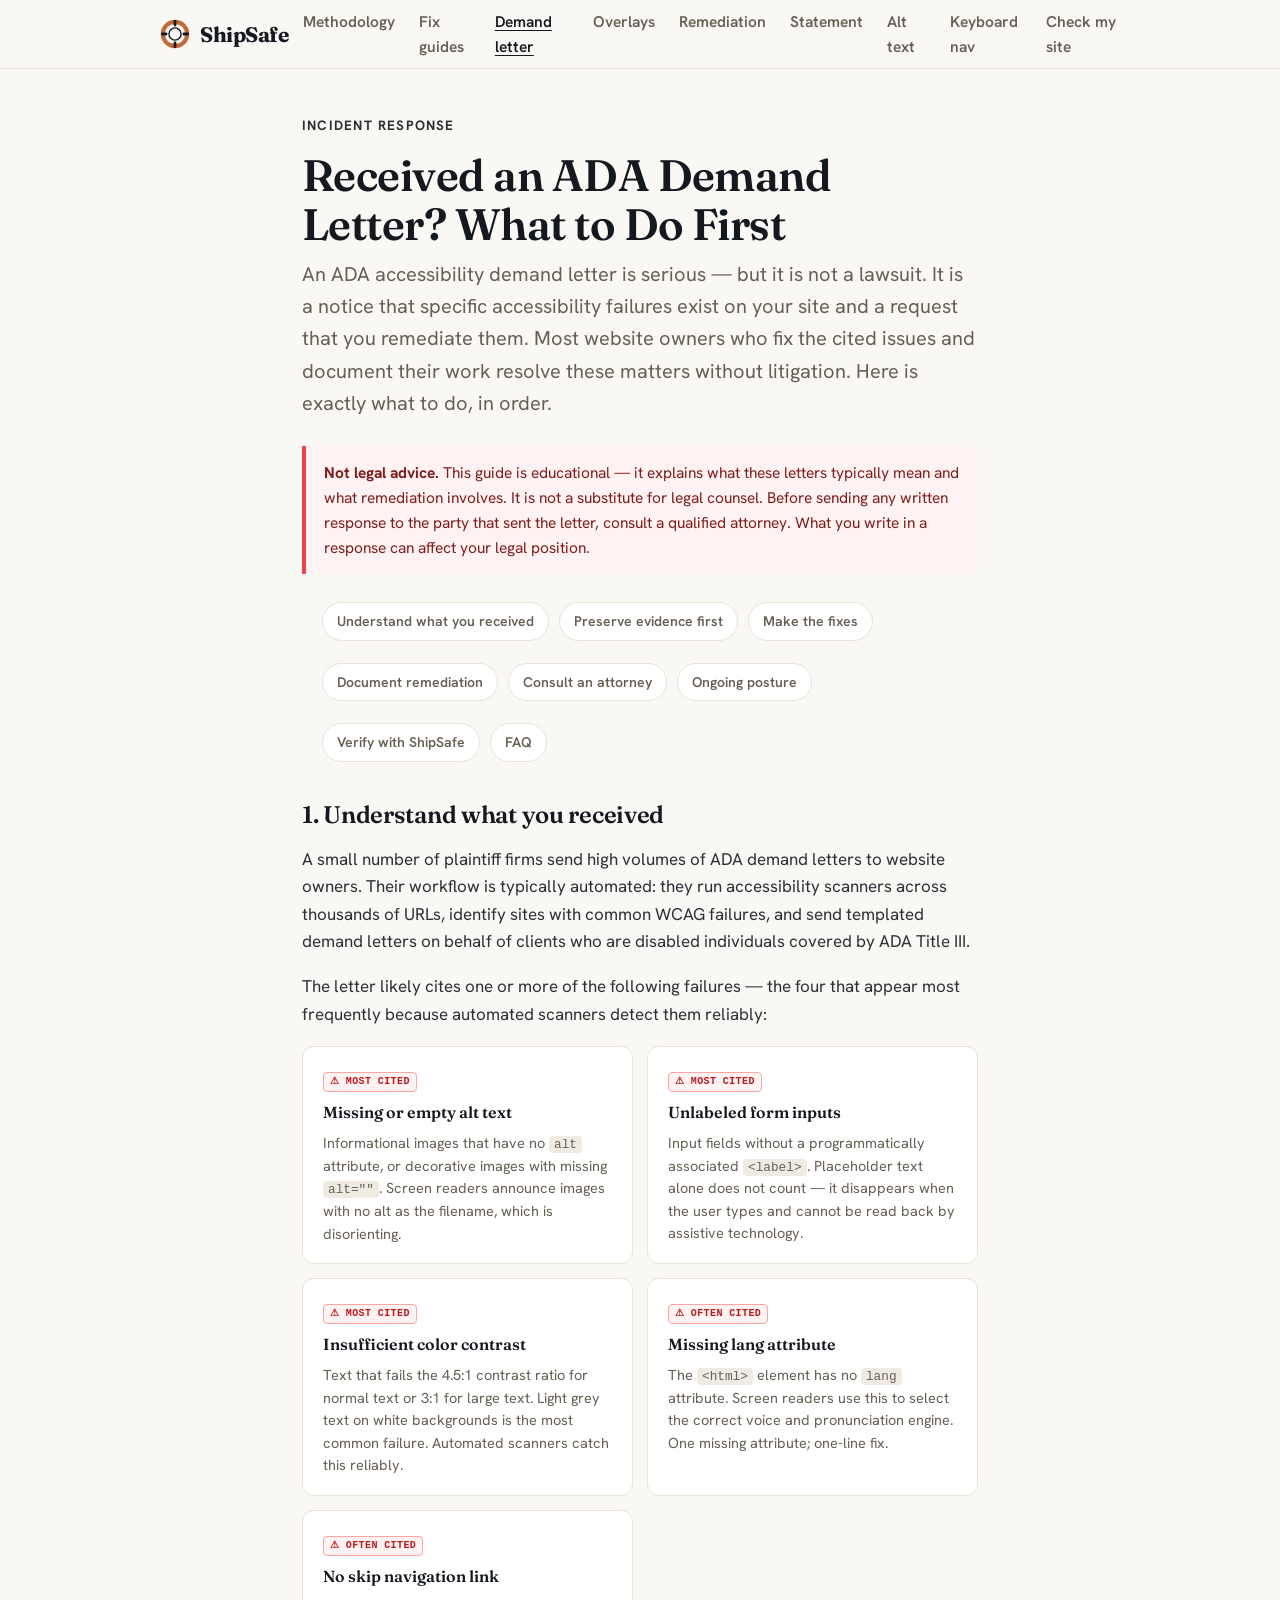
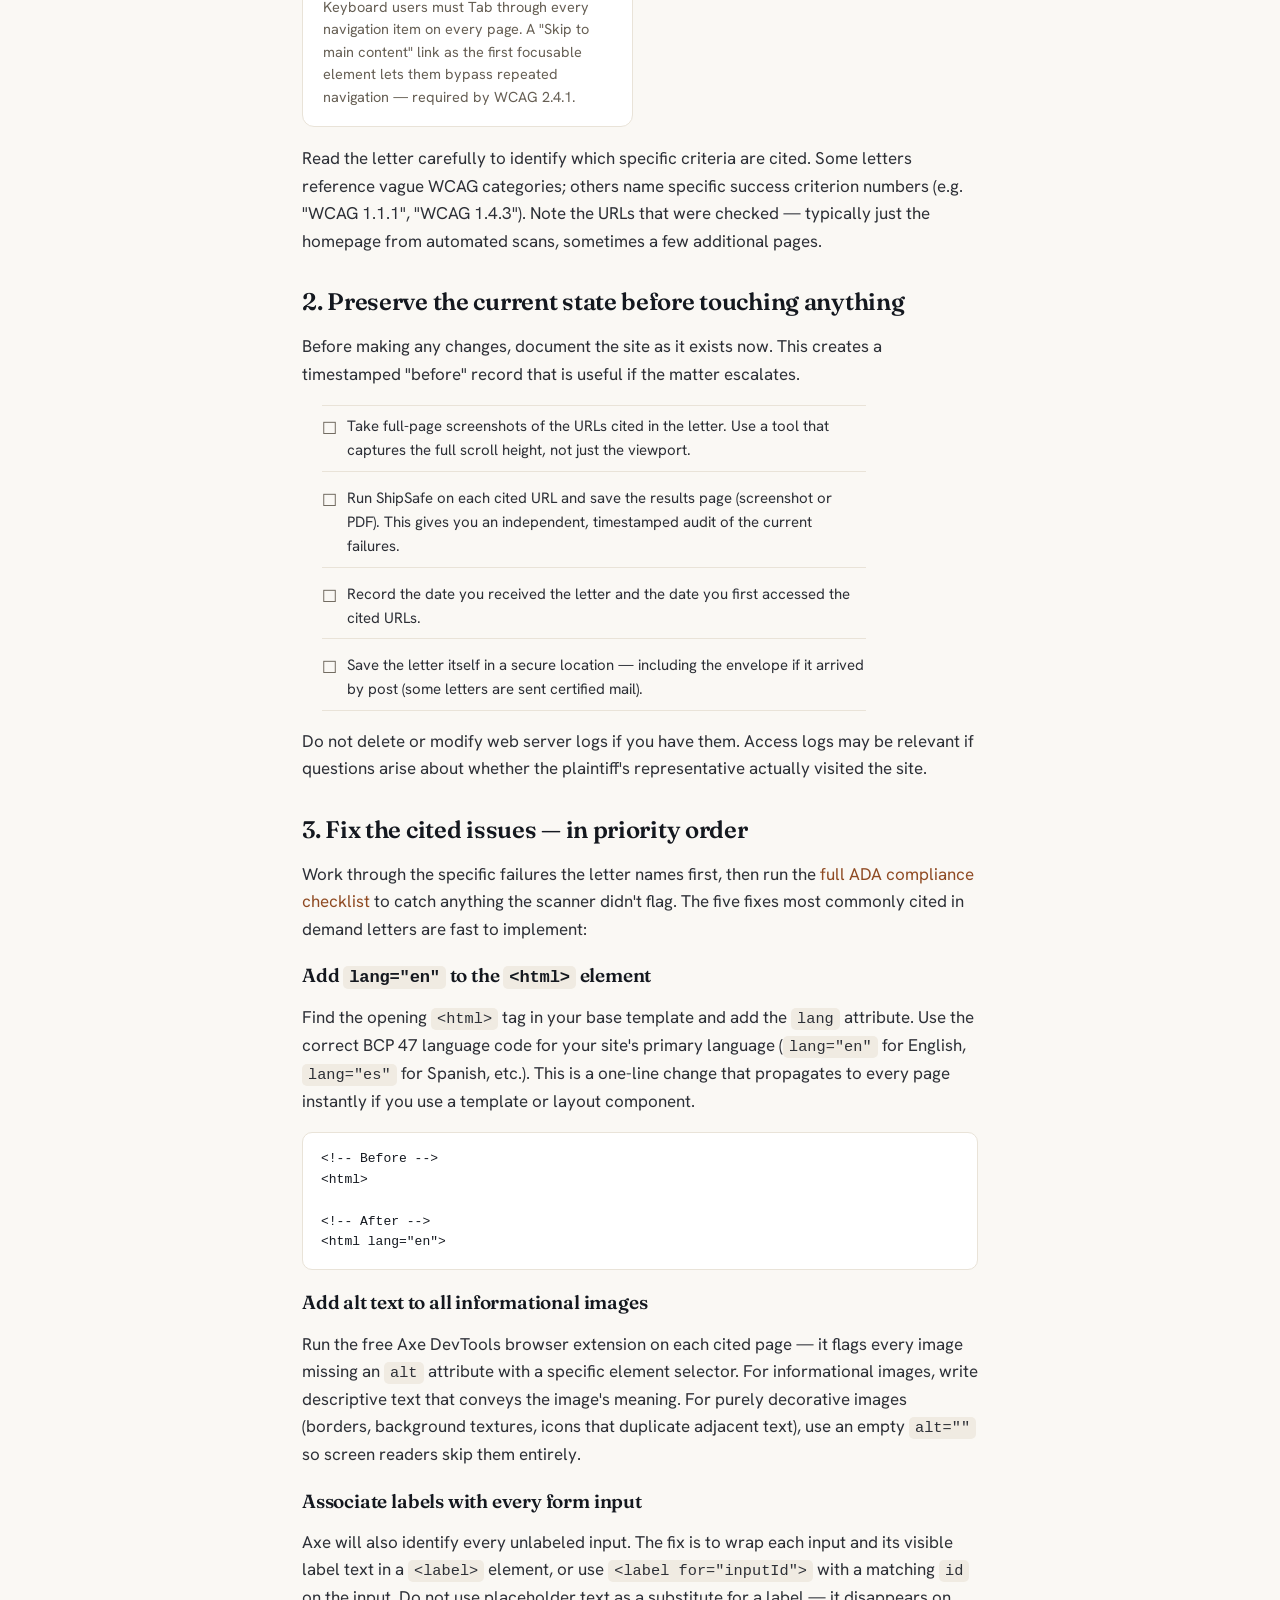
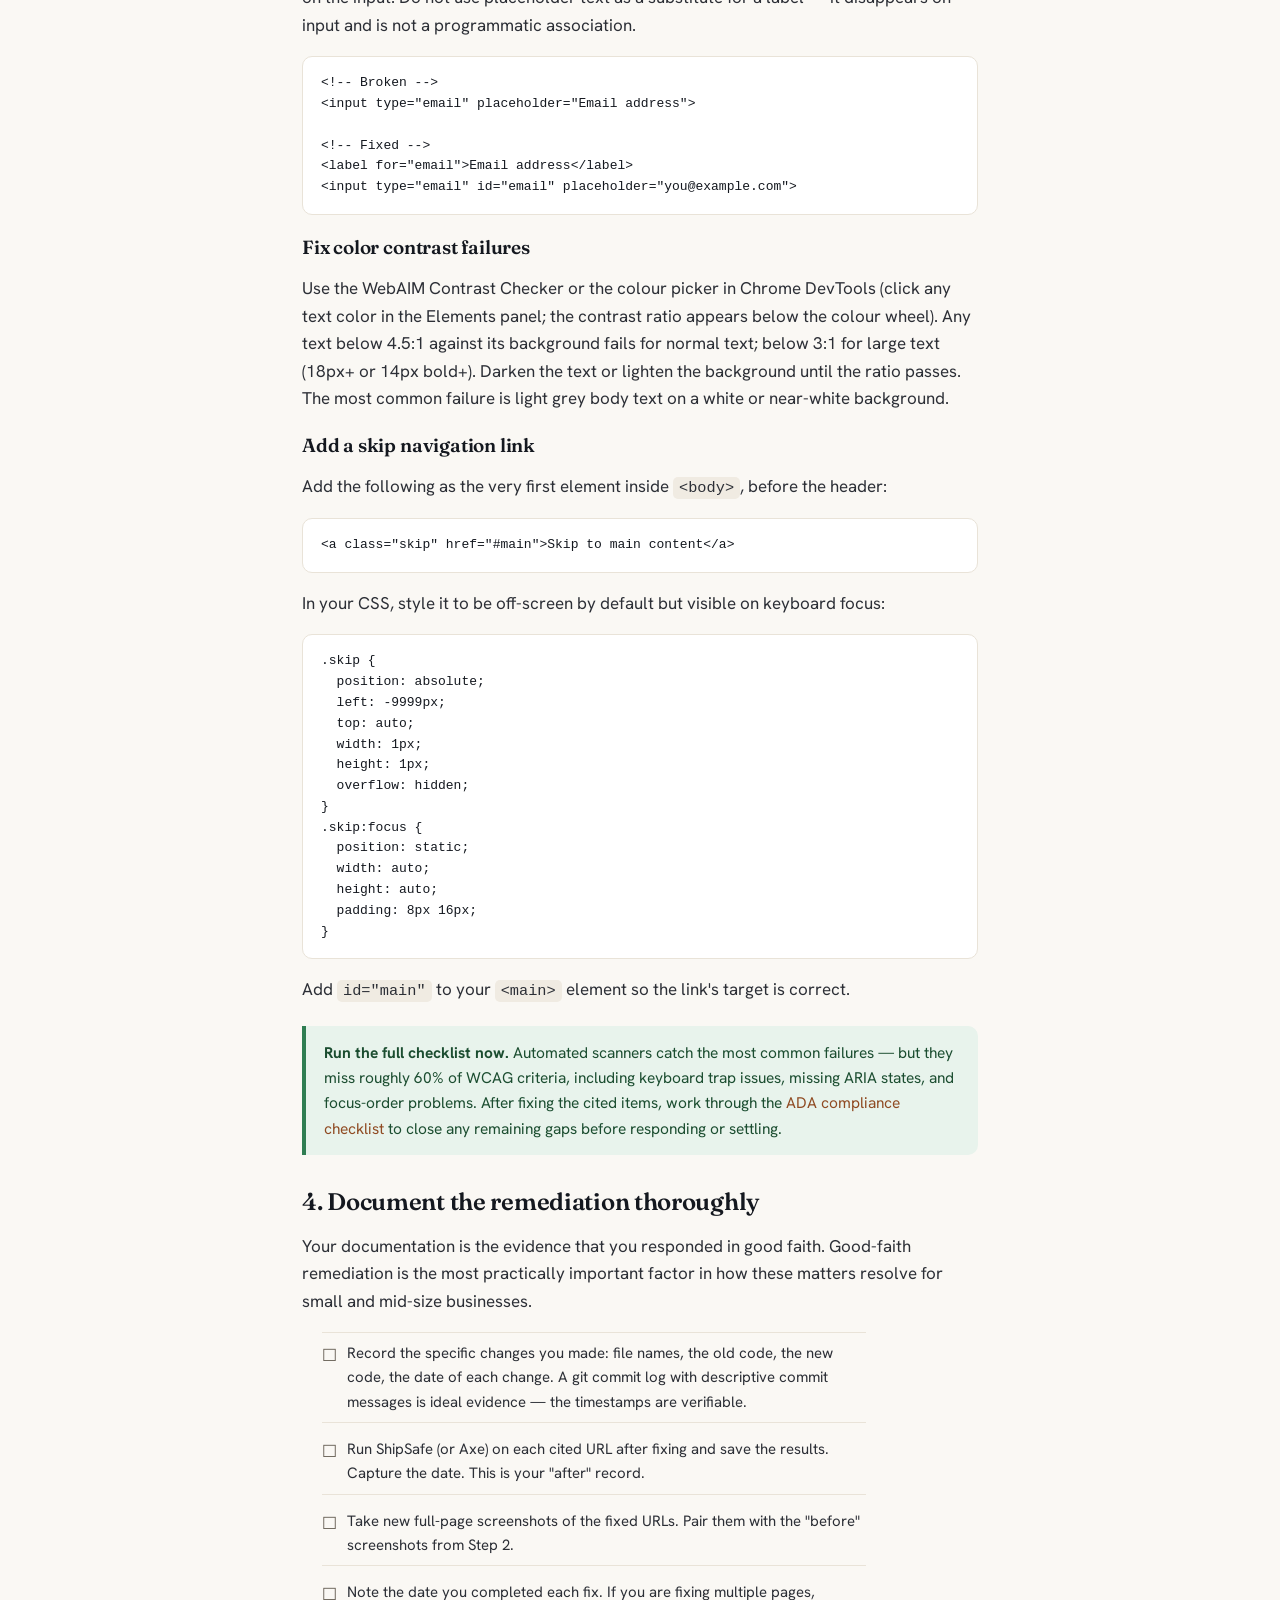
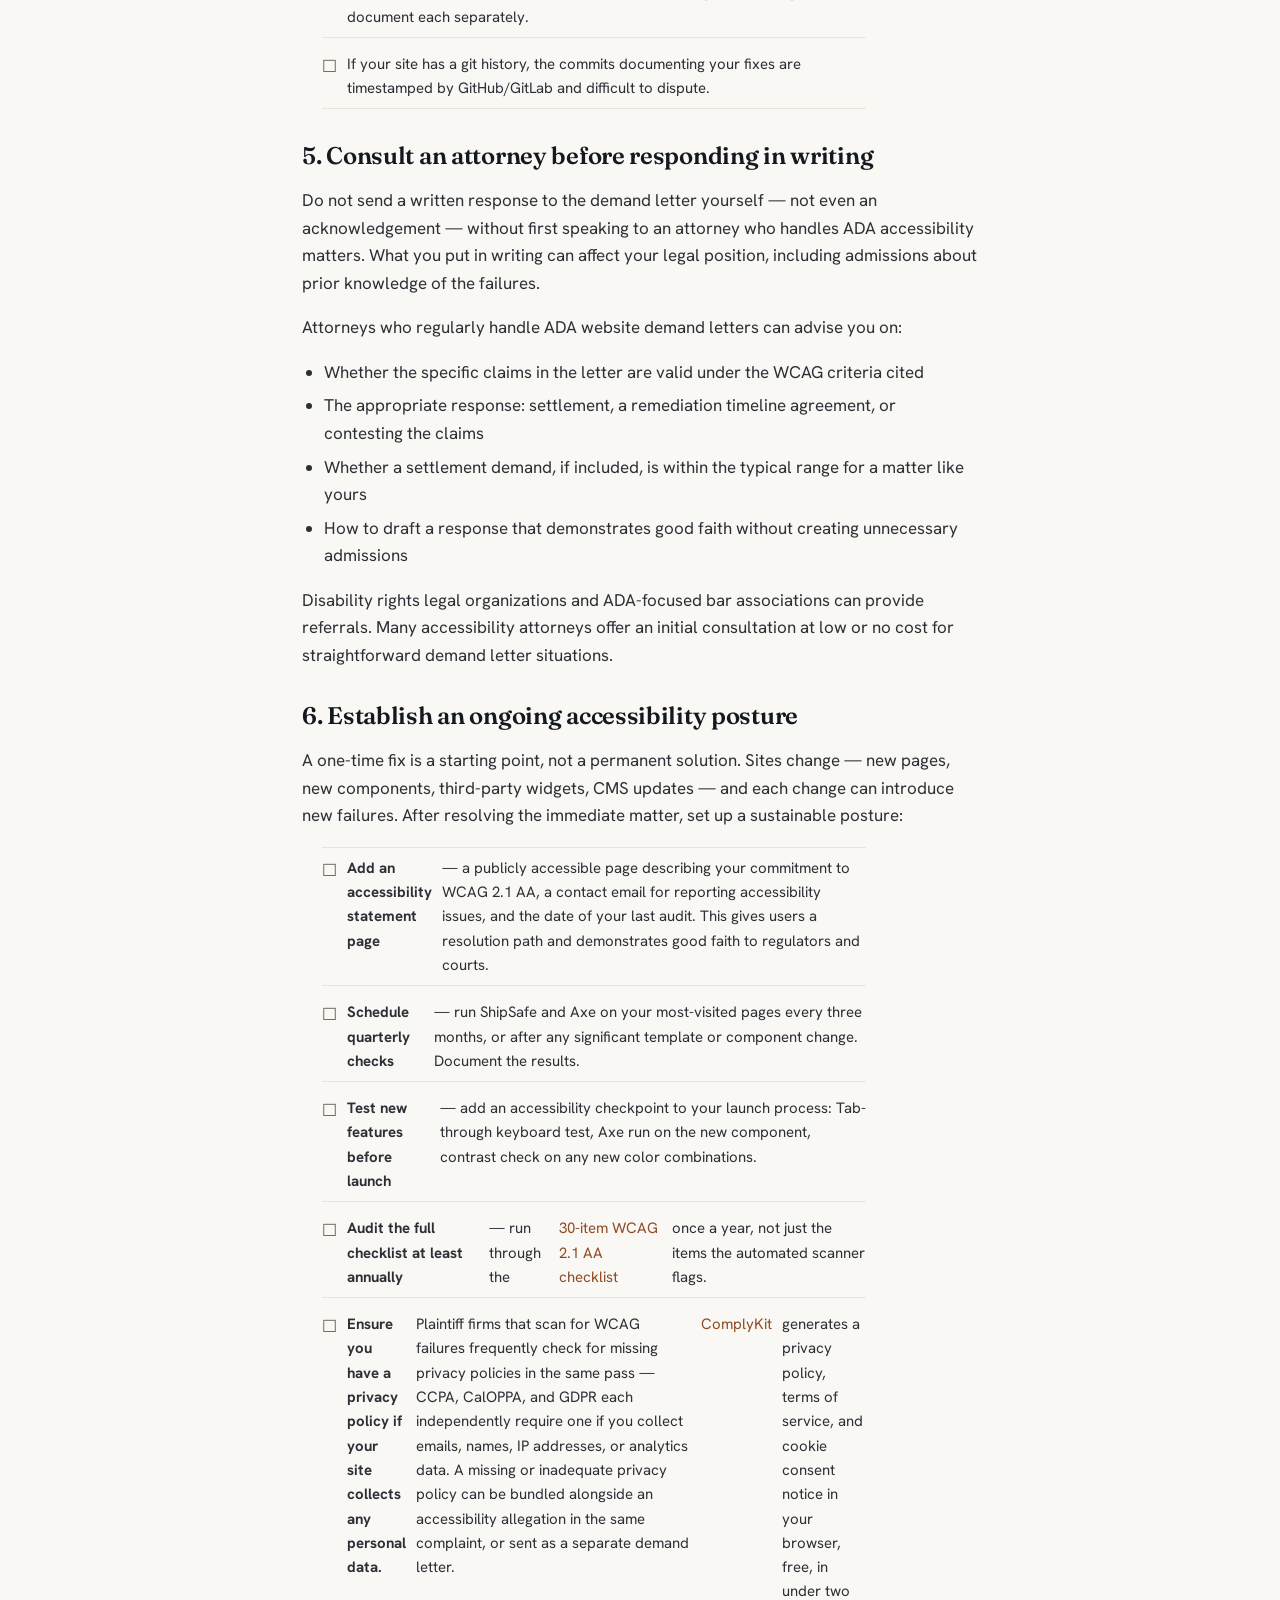
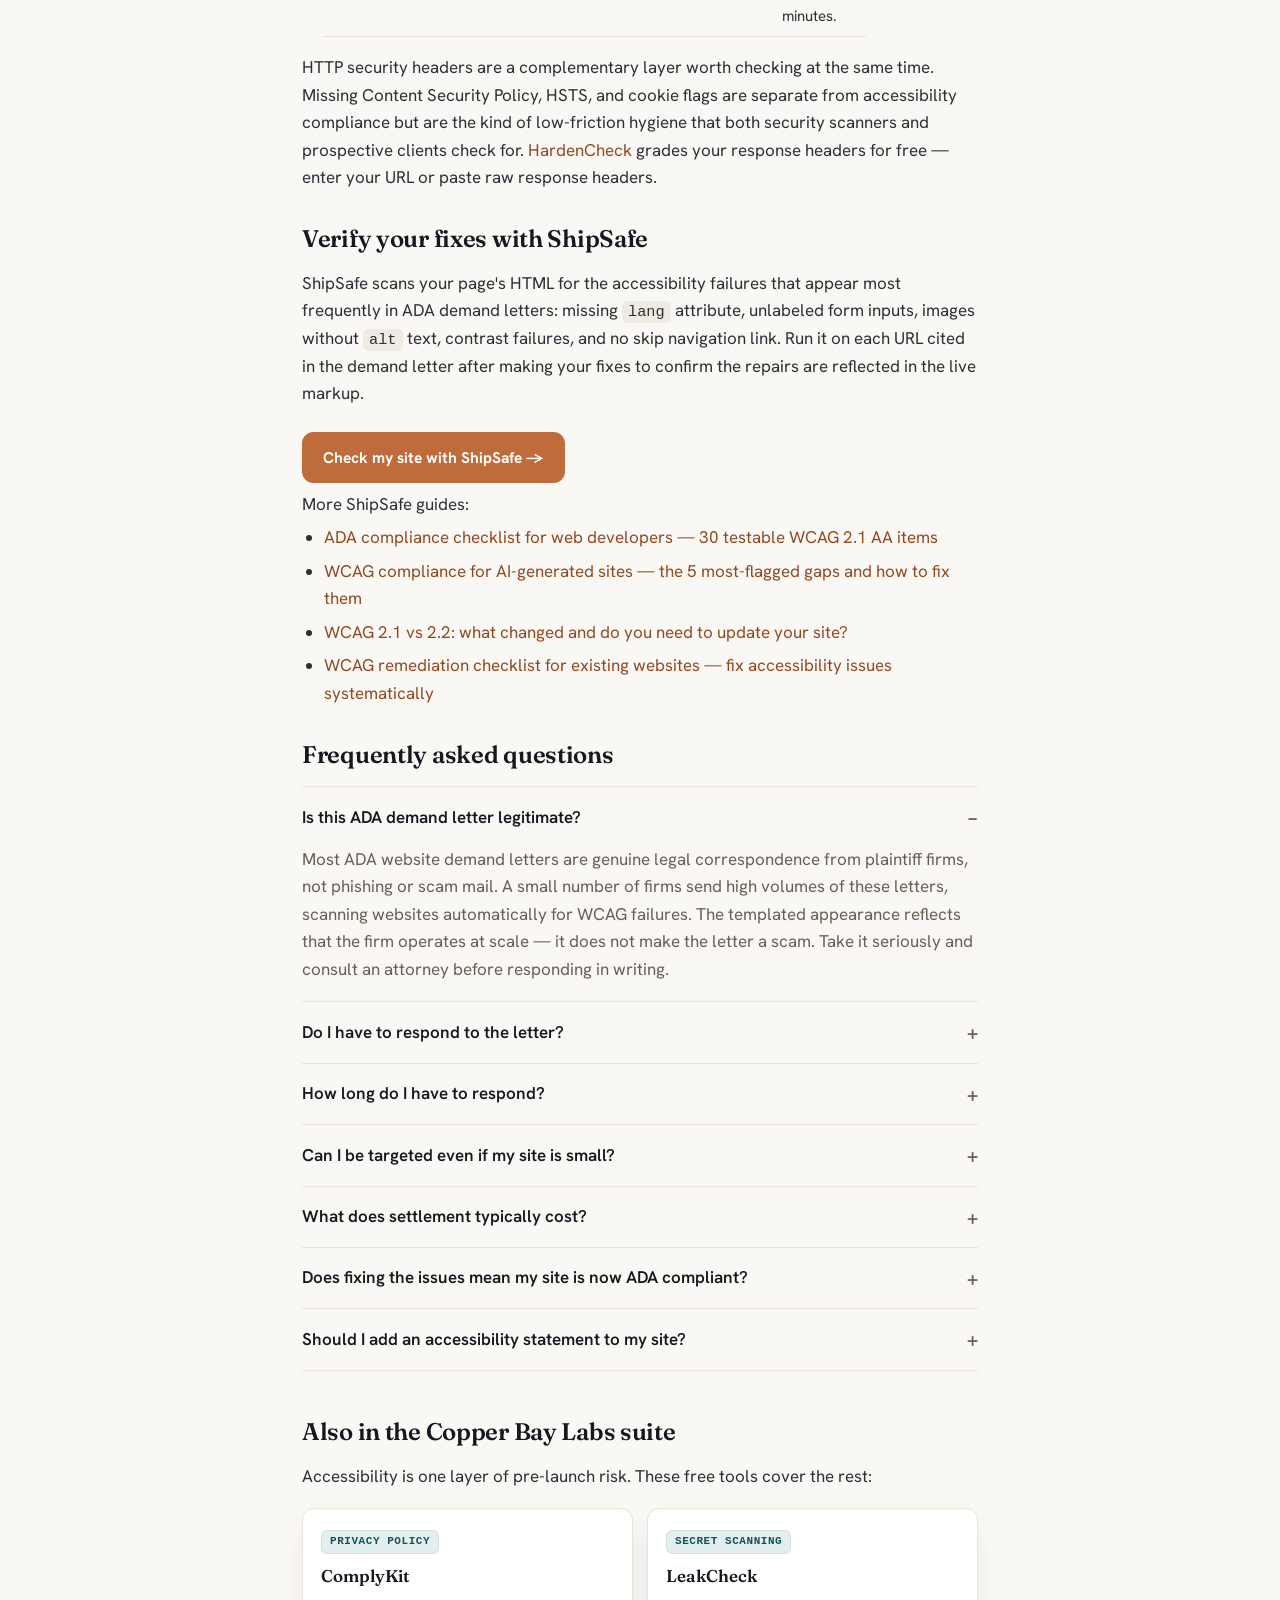
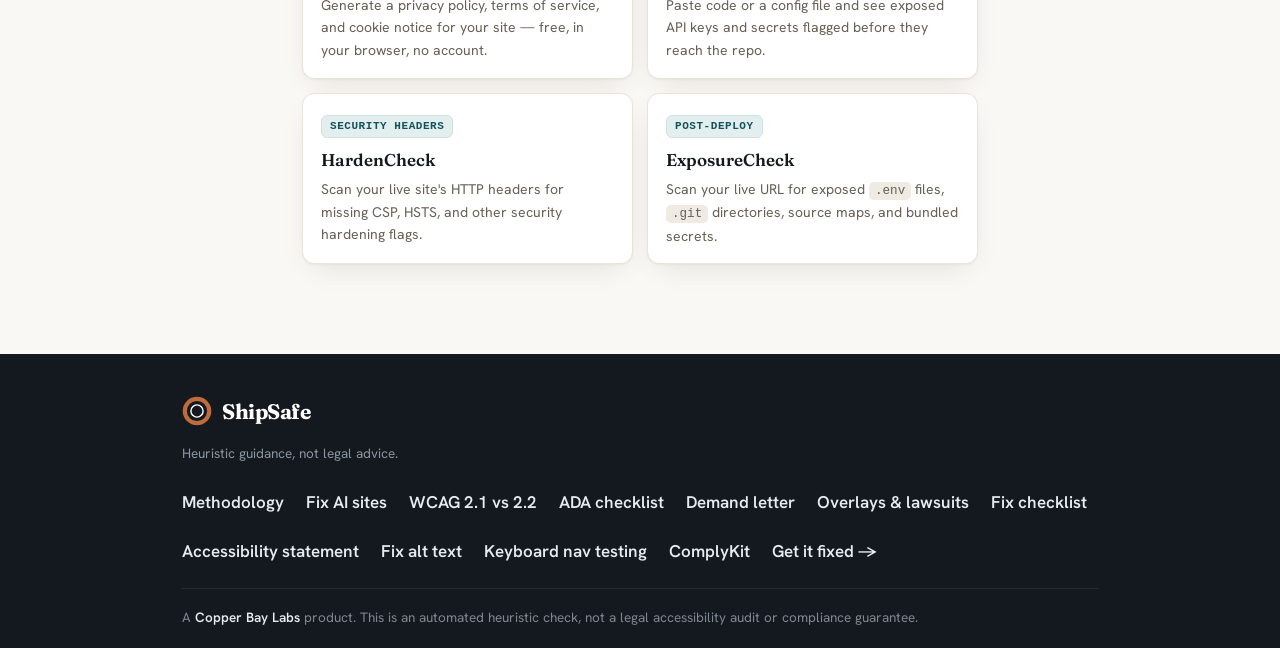
<file: guides/ada-demand-letter-response.html>
<!doctype html>
<html lang="en">
<head>
<meta charset="utf-8">
<meta name="viewport" content="width=device-width, initial-scale=1">
<title>Received an ADA Demand Letter? What to Do First (Step-by-Step)</title>
<meta name="description" content="Got an ADA website demand letter? This step-by-step guide walks through what the letter means, which fixes to make first, how to document remediation, and when to talk to a lawyer.">
<link rel="canonical" href="https://labs.copperbaytech.com/shipsafe/guides/ada-demand-letter-response.html">
<meta property="og:type" content="article">
<meta property="og:site_name" content="ShipSafe">
<meta property="og:title" content="Received an ADA Demand Letter? What to Do First (Step-by-Step)">
<meta property="og:description" content="Step-by-step response guide for website owners and developers who have received an ADA accessibility demand letter — what to fix first, how to document it, and when to involve an attorney.">
<meta property="og:url" content="https://labs.copperbaytech.com/shipsafe/guides/ada-demand-letter-response.html">
<meta property="og:image" content="https://labs.copperbaytech.com/shipsafe/og-image.png">
<meta property="og:image:width" content="1200">
<meta property="og:image:height" content="630">
<meta name="twitter:card" content="summary_large_image">
<meta name="theme-color" content="#faf8f4">
<link rel="icon" href="../favicon.svg" type="image/svg+xml">
<link rel="apple-touch-icon" href="../apple-touch-icon.png">
<link rel="preconnect" href="https://fonts.googleapis.com">
<link rel="preconnect" href="https://fonts.gstatic.com" crossorigin>
<link href="https://fonts.googleapis.com/css2?family=Fraunces:opsz,wght@9..144,500;9..144,600;9..144,700&family=Hanken+Grotesk:wght@400;500;600;700&display=swap" rel="stylesheet">
<script type="application/ld+json">
{"@context":"https://schema.org","@type":"TechArticle","headline":"Received an ADA Demand Letter? What to Do First (Step-by-Step)","description":"A step-by-step response guide for website owners and developers who have received an ADA accessibility demand letter. Covers understanding the letter, which fixes to prioritize, how to document remediation, and when to consult an attorney.","author":{"@type":"Organization","name":"Copper Bay Labs","url":"https://copperbaytech.com"},"publisher":{"@type":"Organization","name":"Copper Bay Labs","url":"https://copperbaytech.com"},"datePublished":"2026-07-31","dateModified":"2026-07-31","mainEntityOfPage":"https://labs.copperbaytech.com/shipsafe/guides/ada-demand-letter-response.html","mainEntity":{"@type":"FAQPage","mainEntity":[{"@type":"Question","name":"Is this ADA demand letter legitimate?","acceptedAnswer":{"@type":"Answer","text":"Most ADA website demand letters are genuine legal correspondence from plaintiff firms representing disabled individuals, not phishing or spam. A small number of plaintiff firms send high volumes of these letters, scanning websites automatically for common WCAG failures. The fact that it reads like a template does not make it a scam — it means the firm operates at scale. Take it seriously and consult an attorney."}},{"@type":"Question","name":"Do I have to respond to an ADA demand letter?","acceptedAnswer":{"@type":"Answer","text":"You are not legally required to reply to a pre-litigation demand letter — it is not a court order. However, ignoring it can result in a lawsuit being filed. Many firms use lack of response as grounds to escalate to litigation. In practice, demonstrating that you have made good-faith remediation efforts significantly reduces the risk of the matter proceeding to court. Consult an attorney about whether and how to respond."}},{"@type":"Question","name":"How long do I have to respond?","acceptedAnswer":{"@type":"Answer","text":"Demand letters often state a response deadline — typically 30 to 60 days. The deadline is not a statutory requirement (this is pre-litigation correspondence), but exceeding it meaningfully increases the likelihood the firm will file a complaint. Begin remediation immediately and consult an attorney about whether to send an acknowledgement letter within the stated window."}},{"@type":"Question","name":"Can I be sued even if I have a small website or side project?","acceptedAnswer":{"@type":"Answer","text":"Yes. ADA Title III applies to places of public accommodation, which courts in the Ninth, Eleventh, and other circuits have held includes websites open to the public. Serial plaintiff firms specifically target small and mid-size businesses because they are less likely to have legal resources to contest the claims. A landing page, portfolio, or early-stage SaaS product is not exempt by virtue of its size."}},{"@type":"Question","name":"What does it cost to settle an ADA website demand letter?","acceptedAnswer":{"@type":"Answer","text":"Settlements vary widely. Early-stage settlements for small business websites often involve a remediation timeline agreement and a nominal settlement payment (commonly in the range of a few thousand dollars) plus plaintiff attorney fees. Cases that proceed to litigation are significantly more expensive. Demonstrating documented remediation before any settlement discussion materially strengthens your position."}},{"@type":"Question","name":"Does fixing the issues mean my site is now ADA compliant?","acceptedAnswer":{"@type":"Answer","text":"Fixing the specific items cited in the letter reduces your litigation exposure for those items. It does not by itself constitute a formal WCAG conformance certification or legal guarantee of compliance. A full WCAG 2.1 AA audit by a qualified accessibility specialist is required for a defensible conformance claim. That said, documented good-faith remediation is the most practically important step for most small and mid-size businesses facing a demand letter."}},{"@type":"Question","name":"Should I add an accessibility statement to my site?","acceptedAnswer":{"@type":"Answer","text":"Yes. An accessibility statement (a page describing your commitment to accessibility, the standard you target — WCAG 2.1 AA — your contact email for accessibility issues, and the date you last audited) is a standard part of a defensible posture. It gives users a path to report problems, which courts and regulators view favorably as evidence of good faith."}}]}}
</script>
<link rel="stylesheet" href="../styles.css?v=7">
<style>
  .doc .lede{font-size:clamp(17px,2.3vw,20px);color:var(--muted)}
  .doc h2{scroll-margin-top:80px}
  .doc h3{font-family:"Fraunces",Georgia,serif;font-weight:600;font-size:19px;margin:22px 0 6px;letter-spacing:-.01em}
  .toc{display:flex;flex-wrap:wrap;gap:10px;margin:22px 0 6px;padding:0;list-style:none}
  .toc a{display:inline-block;background:var(--surface);border:1px solid var(--line);border-radius:999px;padding:7px 14px;font-size:14px;font-weight:600;color:var(--muted)}
  .toc a:hover{border-color:var(--bay);color:var(--ink);text-decoration:none}
  .callout{background:var(--warn-bg);border-left:4px solid var(--warn);border-radius:0 10px 10px 0;padding:14px 18px;margin:22px 0;font-size:15.5px;color:#5a3e10}
  .callout.tip{background:var(--pass-bg);border-left-color:var(--pass);color:#1b4d30}
  .callout.alert{background:#fef2f2;border-left-color:#ef4444;color:#7f1d1d}
  .doc code.inline{font-family:ui-monospace,Menlo,Consolas,monospace;font-size:.9em;background:var(--line-2,#f0ebe2);padding:2px 6px;border-radius:5px}
  pre{background:var(--surface);border:1px solid var(--line);border-radius:10px;padding:16px 18px;overflow-x:auto;font-family:ui-monospace,Menlo,Consolas,monospace;font-size:13px;line-height:1.6;margin:12px 0}
  .step-list{margin:24px 0;padding:0;list-style:none;counter-reset:step}
  .step-list>li{position:relative;padding:6px 0 28px 56px;counter-increment:step;border-bottom:1px solid var(--line)}
  .step-list>li:last-child{border-bottom:none;padding-bottom:8px}
  .step-list>li::before{content:counter(step);position:absolute;left:0;top:4px;width:36px;height:36px;border-radius:50%;background:var(--copper);color:#fff;font-weight:700;font-size:16px;display:flex;align-items:center;justify-content:center;font-family:"Fraunces",serif}
  .step-list>li strong.step-title{display:block;font-family:"Fraunces",Georgia,serif;font-weight:600;font-size:19px;letter-spacing:-.01em;margin-bottom:6px}
  .fix-cards{display:grid;grid-template-columns:repeat(auto-fit,minmax(270px,1fr));gap:14px;margin:18px 0}
  .fix-card{background:var(--surface);border:1px solid var(--line);border-radius:12px;padding:18px 20px}
  .fix-card h4{font-family:"Fraunces",serif;font-weight:600;font-size:16px;margin:0 0 6px;color:var(--ink)}
  .fix-card p{margin:0;font-size:14.5px;color:var(--muted);line-height:1.55}
  .fix-card code{font-family:ui-monospace,Menlo,Consolas,monospace;font-size:.88em;background:var(--line-2,#f0ebe2);padding:1px 5px;border-radius:4px}
  .badge-risk{display:inline-flex;align-items:center;gap:4px;font-family:ui-monospace,Menlo,Consolas,monospace;font-size:10px;font-weight:700;letter-spacing:.04em;text-transform:uppercase;color:#b91c1c;background:#fef2f2;border:1px solid #fca5a5;border-radius:4px;padding:1px 6px;margin-bottom:8px}
  .doc-checklist{margin:14px 0;padding:0;list-style:none}
  .doc-checklist li{display:flex;gap:10px;align-items:flex-start;padding:8px 0;border-bottom:1px solid var(--line);font-size:15px}
  .doc-checklist li:first-child{border-top:1px solid var(--line)}
  .doc-checklist li::before{content:"\2610";font-size:17px;flex-shrink:0;margin-top:1px;color:var(--muted)}
  .suite{display:grid;grid-template-columns:repeat(auto-fit,minmax(220px,1fr));gap:14px;margin:18px 0 6px}
  .suite a{display:block;background:var(--surface);border:1px solid var(--line);border-radius:12px;padding:16px 18px;box-shadow:var(--shadow);transition:box-shadow .15s,transform .15s,border-color .15s}
  .suite a:hover{text-decoration:none;box-shadow:var(--shadow-lift);transform:translateY(-2px);border-color:var(--line-2)}
  .suite .s-name{font-family:"Fraunces",serif;font-weight:600;font-size:17px;color:var(--ink);display:block;margin:0 0 4px}
  .suite p{color:var(--muted);font-size:14px;margin:0}
  .suite .s-tag{display:inline-block;margin-bottom:8px;font-family:ui-monospace,Menlo,Consolas,monospace;font-size:11px;font-weight:700;letter-spacing:.05em;text-transform:uppercase;color:var(--bay);background:var(--bay-tint,#e3eeef);border:1px solid #cfe1e3;border-radius:6px;padding:2px 8px}
  .faq-section{margin:18px 0}
  .faq-section details{border-bottom:1px solid var(--line);padding:14px 0}
  .faq-section details:first-child{border-top:1px solid var(--line)}
  .faq-section summary{font-weight:600;cursor:pointer;list-style:none;display:flex;justify-content:space-between;align-items:center;gap:12px}
  .faq-section summary::-webkit-details-marker{display:none}
  .faq-section summary::after{content:"+";font-size:20px;color:var(--muted);flex-shrink:0}
  .faq-section details[open] summary::after{content:"\2212"}
  .faq-section details p{margin:12px 0 4px;color:var(--muted)}
</style>
</head>
<body>
<a class="skip" href="#main">Skip to main content</a>

<header class="masthead" role="banner">
  <div class="wrap hdr-bar">
    <a class="brand" href="../" aria-label="ShipSafe — go to homepage">
      <svg class="mark" viewBox="0 0 64 64" aria-hidden="true" focusable="false"><circle cx="32" cy="32" r="26" fill="none" stroke="var(--copper)" stroke-width="9"/><circle cx="32" cy="32" r="13" fill="none" stroke="var(--ink)" stroke-width="3"/><g fill="var(--ink)"><rect x="29" y="2" width="6" height="14" rx="3"/><rect x="29" y="48" width="6" height="14" rx="3"/><rect x="2" y="29" width="14" height="6" rx="3"/><rect x="48" y="29" width="14" height="6" rx="3"/></g></svg>
      <span class="wordmark">ShipSafe</span>
    </a>
    <nav class="nav" aria-label="Primary navigation">
      <a href="../methodology.html">Methodology</a>
      <a href="wcag-compliance-ai-generated-sites.html">Fix guides</a>
      <a href="ada-demand-letter-response.html" aria-current="page">Demand letter</a>
      <a href="accessibility-overlay-ada-lawsuit.html">Overlays</a>
      <a href="wcag-remediation-checklist-existing-website.html">Remediation</a>
      <a href="accessibility-statement-template.html">Statement</a>
      <a href="fix-missing-alt-text-wcag-1-1-1.html">Alt text</a>
      <a href="keyboard-navigation-accessibility-testing.html">Keyboard nav</a>
      <a href="../">Check my site</a>
    </nav>
  </div>
</header>

<main id="main">
<article class="doc">
  <div class="wrap narrow">
    <p class="eyebrow" style="text-align:left">Incident response</p>
    <h1>Received an ADA Demand Letter? What to Do First</h1>
    <p class="lede">An ADA accessibility demand letter is serious — but it is not a lawsuit. It is a notice that specific accessibility failures exist on your site and a request that you remediate them. Most website owners who fix the cited issues and document their work resolve these matters without litigation. Here is exactly what to do, in order.</p>

    <div class="callout alert">
      <strong>Not legal advice.</strong> This guide is educational — it explains what these letters typically mean and what remediation involves. It is not a substitute for legal counsel. Before sending any written response to the party that sent the letter, consult a qualified attorney. What you write in a response can affect your legal position.
    </div>

    <ul class="toc" aria-label="On this page">
      <li><a href="#understand">Understand what you received</a></li>
      <li><a href="#preserve">Preserve evidence first</a></li>
      <li><a href="#fixes">Make the fixes</a></li>
      <li><a href="#document">Document remediation</a></li>
      <li><a href="#attorney">Consult an attorney</a></li>
      <li><a href="#ongoing">Ongoing posture</a></li>
      <li><a href="#verify">Verify with ShipSafe</a></li>
      <li><a href="#faq">FAQ</a></li>
    </ul>

    <h2 id="understand">1. Understand what you received</h2>

    <p>A small number of plaintiff firms send high volumes of ADA demand letters to website owners. Their workflow is typically automated: they run accessibility scanners across thousands of URLs, identify sites with common WCAG failures, and send templated demand letters on behalf of clients who are disabled individuals covered by ADA Title III.</p>

    <p>The letter likely cites one or more of the following failures — the four that appear most frequently because automated scanners detect them reliably:</p>

    <div class="fix-cards">
      <div class="fix-card">
        <span class="badge-risk">&#x26A0; Most cited</span>
        <h4>Missing or empty alt text</h4>
        <p>Informational images that have no <code>alt</code> attribute, or decorative images with missing <code>alt=""</code>. Screen readers announce images with no alt as the filename, which is disorienting.</p>
      </div>
      <div class="fix-card">
        <span class="badge-risk">&#x26A0; Most cited</span>
        <h4>Unlabeled form inputs</h4>
        <p>Input fields without a programmatically associated <code>&lt;label&gt;</code>. Placeholder text alone does not count — it disappears when the user types and cannot be read back by assistive technology.</p>
      </div>
      <div class="fix-card">
        <span class="badge-risk">&#x26A0; Most cited</span>
        <h4>Insufficient color contrast</h4>
        <p>Text that fails the 4.5:1 contrast ratio for normal text or 3:1 for large text. Light grey text on white backgrounds is the most common failure. Automated scanners catch this reliably.</p>
      </div>
      <div class="fix-card">
        <span class="badge-risk">&#x26A0; Often cited</span>
        <h4>Missing lang attribute</h4>
        <p>The <code>&lt;html&gt;</code> element has no <code>lang</code> attribute. Screen readers use this to select the correct voice and pronunciation engine. One missing attribute; one-line fix.</p>
      </div>
      <div class="fix-card">
        <span class="badge-risk">&#x26A0; Often cited</span>
        <h4>No skip navigation link</h4>
        <p>Keyboard users must Tab through every navigation item on every page. A "Skip to main content" link as the first focusable element lets them bypass repeated navigation — required by WCAG 2.4.1.</p>
      </div>
    </div>

    <p>Read the letter carefully to identify which specific criteria are cited. Some letters reference vague WCAG categories; others name specific success criterion numbers (e.g. "WCAG 1.1.1", "WCAG 1.4.3"). Note the URLs that were checked — typically just the homepage from automated scans, sometimes a few additional pages.</p>

    <h2 id="preserve">2. Preserve the current state before touching anything</h2>

    <p>Before making any changes, document the site as it exists now. This creates a timestamped "before" record that is useful if the matter escalates.</p>

    <ul class="doc-checklist" aria-label="Preservation checklist">
      <li>Take full-page screenshots of the URLs cited in the letter. Use a tool that captures the full scroll height, not just the viewport.</li>
      <li>Run ShipSafe on each cited URL and save the results page (screenshot or PDF). This gives you an independent, timestamped audit of the current failures.</li>
      <li>Record the date you received the letter and the date you first accessed the cited URLs.</li>
      <li>Save the letter itself in a secure location — including the envelope if it arrived by post (some letters are sent certified mail).</li>
    </ul>

    <p>Do not delete or modify web server logs if you have them. Access logs may be relevant if questions arise about whether the plaintiff's representative actually visited the site.</p>

    <h2 id="fixes">3. Fix the cited issues — in priority order</h2>

    <p>Work through the specific failures the letter names first, then run the <a href="ada-compliance-checklist.html">full ADA compliance checklist</a> to catch anything the scanner didn't flag. The five fixes most commonly cited in demand letters are fast to implement:</p>

    <h3>Add <code class="inline">lang="en"</code> to the <code class="inline">&lt;html&gt;</code> element</h3>
    <p>Find the opening <code class="inline">&lt;html&gt;</code> tag in your base template and add the <code class="inline">lang</code> attribute. Use the correct BCP 47 language code for your site's primary language (<code class="inline">lang="en"</code> for English, <code class="inline">lang="es"</code> for Spanish, etc.). This is a one-line change that propagates to every page instantly if you use a template or layout component.</p>

    <pre>&lt;!-- Before --&gt;
&lt;html&gt;

&lt;!-- After --&gt;
&lt;html lang="en"&gt;</pre>

    <h3>Add alt text to all informational images</h3>
    <p>Run the free Axe DevTools browser extension on each cited page — it flags every image missing an <code class="inline">alt</code> attribute with a specific element selector. For informational images, write descriptive text that conveys the image's meaning. For purely decorative images (borders, background textures, icons that duplicate adjacent text), use an empty <code class="inline">alt=""</code> so screen readers skip them entirely.</p>

    <h3>Associate labels with every form input</h3>
    <p>Axe will also identify every unlabeled input. The fix is to wrap each input and its visible label text in a <code class="inline">&lt;label&gt;</code> element, or use <code class="inline">&lt;label for="inputId"&gt;</code> with a matching <code class="inline">id</code> on the input. Do not use placeholder text as a substitute for a label — it disappears on input and is not a programmatic association.</p>

    <pre>&lt;!-- Broken --&gt;
&lt;input type="email" placeholder="Email address"&gt;

&lt;!-- Fixed --&gt;
&lt;label for="email"&gt;Email address&lt;/label&gt;
&lt;input type="email" id="email" placeholder="you@example.com"&gt;</pre>

    <h3>Fix color contrast failures</h3>
    <p>Use the WebAIM Contrast Checker or the colour picker in Chrome DevTools (click any text color in the Elements panel; the contrast ratio appears below the colour wheel). Any text below 4.5:1 against its background fails for normal text; below 3:1 for large text (18px+ or 14px bold+). Darken the text or lighten the background until the ratio passes. The most common failure is light grey body text on a white or near-white background.</p>

    <h3>Add a skip navigation link</h3>
    <p>Add the following as the very first element inside <code class="inline">&lt;body&gt;</code>, before the header:</p>
    <pre>&lt;a class="skip" href="#main"&gt;Skip to main content&lt;/a&gt;</pre>
    <p>In your CSS, style it to be off-screen by default but visible on keyboard focus:</p>
    <pre>.skip {
  position: absolute;
  left: -9999px;
  top: auto;
  width: 1px;
  height: 1px;
  overflow: hidden;
}
.skip:focus {
  position: static;
  width: auto;
  height: auto;
  padding: 8px 16px;
}</pre>
    <p>Add <code class="inline">id="main"</code> to your <code class="inline">&lt;main&gt;</code> element so the link's target is correct.</p>

    <div class="callout tip">
      <strong>Run the full checklist now.</strong> Automated scanners catch the most common failures — but they miss roughly 60% of WCAG criteria, including keyboard trap issues, missing ARIA states, and focus-order problems. After fixing the cited items, work through the <a href="ada-compliance-checklist.html">ADA compliance checklist</a> to close any remaining gaps before responding or settling.
    </div>

    <h2 id="document">4. Document the remediation thoroughly</h2>

    <p>Your documentation is the evidence that you responded in good faith. Good-faith remediation is the most practically important factor in how these matters resolve for small and mid-size businesses.</p>

    <ul class="doc-checklist" aria-label="Documentation checklist">
      <li>Record the specific changes you made: file names, the old code, the new code, the date of each change. A git commit log with descriptive commit messages is ideal evidence — the timestamps are verifiable.</li>
      <li>Run ShipSafe (or Axe) on each cited URL after fixing and save the results. Capture the date. This is your "after" record.</li>
      <li>Take new full-page screenshots of the fixed URLs. Pair them with the "before" screenshots from Step 2.</li>
      <li>Note the date you completed each fix. If you are fixing multiple pages, document each separately.</li>
      <li>If your site has a git history, the commits documenting your fixes are timestamped by GitHub/GitLab and difficult to dispute.</li>
    </ul>

    <h2 id="attorney">5. Consult an attorney before responding in writing</h2>

    <p>Do not send a written response to the demand letter yourself — not even an acknowledgement — without first speaking to an attorney who handles ADA accessibility matters. What you put in writing can affect your legal position, including admissions about prior knowledge of the failures.</p>

    <p>Attorneys who regularly handle ADA website demand letters can advise you on:</p>
    <ul style="color:var(--muted);padding-left:22px;margin:10px 0">
      <li>Whether the specific claims in the letter are valid under the WCAG criteria cited</li>
      <li>The appropriate response: settlement, a remediation timeline agreement, or contesting the claims</li>
      <li>Whether a settlement demand, if included, is within the typical range for a matter like yours</li>
      <li>How to draft a response that demonstrates good faith without creating unnecessary admissions</li>
    </ul>

    <p>Disability rights legal organizations and ADA-focused bar associations can provide referrals. Many accessibility attorneys offer an initial consultation at low or no cost for straightforward demand letter situations.</p>

    <h2 id="ongoing">6. Establish an ongoing accessibility posture</h2>

    <p>A one-time fix is a starting point, not a permanent solution. Sites change — new pages, new components, third-party widgets, CMS updates — and each change can introduce new failures. After resolving the immediate matter, set up a sustainable posture:</p>

    <ul class="doc-checklist" aria-label="Ongoing accessibility posture">
      <li><strong>Add an accessibility statement page</strong> — a publicly accessible page describing your commitment to WCAG 2.1 AA, a contact email for reporting accessibility issues, and the date of your last audit. This gives users a resolution path and demonstrates good faith to regulators and courts.</li>
      <li><strong>Schedule quarterly checks</strong> — run ShipSafe and Axe on your most-visited pages every three months, or after any significant template or component change. Document the results.</li>
      <li><strong>Test new features before launch</strong> — add an accessibility checkpoint to your launch process: Tab-through keyboard test, Axe run on the new component, contrast check on any new color combinations.</li>
      <li><strong>Audit the full checklist at least annually</strong> — run through the <a href="ada-compliance-checklist.html">30-item WCAG 2.1 AA checklist</a> once a year, not just the items the automated scanner flags.</li>
      <li><strong>Ensure you have a privacy policy if your site collects any personal data.</strong> Plaintiff firms that scan for WCAG failures frequently check for missing privacy policies in the same pass — CCPA, CalOPPA, and GDPR each independently require one if you collect emails, names, IP addresses, or analytics data. A missing or inadequate privacy policy can be bundled alongside an accessibility allegation in the same complaint, or sent as a separate demand letter. <a href="https://labs.copperbaytech.com/complykit/" target="_blank" rel="noopener noreferrer">ComplyKit</a> generates a privacy policy, terms of service, and cookie consent notice in your browser, free, in under two minutes.</li>
    </ul>

    <p>HTTP security headers are a complementary layer worth checking at the same time. Missing Content Security Policy, HSTS, and cookie flags are separate from accessibility compliance but are the kind of low-friction hygiene that both security scanners and prospective clients check for. <a href="https://labs.copperbaytech.com/hardencheck/" target="_blank" rel="noopener noreferrer">HardenCheck</a> grades your response headers for free &mdash; enter your URL or paste raw response headers.</p>

    <h2 id="verify">Verify your fixes with ShipSafe</h2>
    <p>ShipSafe scans your page's HTML for the accessibility failures that appear most frequently in ADA demand letters: missing <code class="inline">lang</code> attribute, unlabeled form inputs, images without <code class="inline">alt</code> text, contrast failures, and no skip navigation link. Run it on each URL cited in the demand letter after making your fixes to confirm the repairs are reflected in the live markup.</p>

    <p style="margin:24px 0 8px"><a class="btn primary" href="../">Check my site with ShipSafe &rarr;</a></p>

    <p style="margin:8px 0 4px">More ShipSafe guides:</p>
    <ul style="margin:4px 0 24px;padding-left:22px;color:var(--muted)">
      <li><a href="ada-compliance-checklist.html">ADA compliance checklist for web developers — 30 testable WCAG 2.1 AA items</a></li>
      <li><a href="wcag-compliance-ai-generated-sites.html">WCAG compliance for AI-generated sites — the 5 most-flagged gaps and how to fix them</a></li>
      <li><a href="wcag-2-1-vs-2-2-what-changed.html">WCAG 2.1 vs 2.2: what changed and do you need to update your site?</a></li>
      <li><a href="wcag-remediation-checklist-existing-website.html">WCAG remediation checklist for existing websites — fix accessibility issues systematically</a></li>
    </ul>

    <h2 id="faq">Frequently asked questions</h2>
    <div class="faq-section">
      <details open>
        <summary>Is this ADA demand letter legitimate?</summary>
        <p>Most ADA website demand letters are genuine legal correspondence from plaintiff firms, not phishing or scam mail. A small number of firms send high volumes of these letters, scanning websites automatically for WCAG failures. The templated appearance reflects that the firm operates at scale — it does not make the letter a scam. Take it seriously and consult an attorney before responding in writing.</p>
      </details>
      <details>
        <summary>Do I have to respond to the letter?</summary>
        <p>You are not legally required to reply to a pre-litigation demand letter — it is not a court summons or order. However, ignoring it meaningfully increases the likelihood that the firm will file a lawsuit. Demonstrating documented good-faith remediation is the most effective way to reduce that risk. Consult an attorney about whether to send a written response and what it should say.</p>
      </details>
      <details>
        <summary>How long do I have to respond?</summary>
        <p>Demand letters typically state a response deadline — often 30 to 60 days. This is not a statutory deadline, but exceeding it can be used by the plaintiff firm to justify filing a complaint. Begin remediation immediately and consult an attorney about whether to send an acknowledgement within the stated window, even if remediation is still in progress.</p>
      </details>
      <details>
        <summary>Can I be targeted even if my site is small?</summary>
        <p>Yes. Serial plaintiff firms specifically target small and mid-size businesses because they are less likely to have resources to contest claims. ADA Title III applies to websites open to the public — courts have held this across multiple circuits. A landing page, portfolio, or small SaaS product is not exempt by virtue of its size or traffic level.</p>
      </details>
      <details>
        <summary>What does settlement typically cost?</summary>
        <p>Early-stage settlements for small business websites vary widely, but frequently involve a remediation timeline agreement and a payment in the range of a few thousand dollars plus plaintiff attorney fees. Cases that proceed to litigation are significantly more expensive. Demonstrating documented remediation before any settlement discussion materially strengthens your negotiating position — courts view good-faith remediation favorably.</p>
      </details>
      <details>
        <summary>Does fixing the issues mean my site is now ADA compliant?</summary>
        <p>Fixing the specific items cited reduces your exposure for those items. It does not constitute a formal WCAG 2.1 AA conformance certification or a legal guarantee of compliance. A full audit by a qualified accessibility specialist is required for a defensible conformance claim. For most small businesses facing a demand letter, documented good-faith remediation is the most practically important step — not a formal certification.</p>
      </details>
      <details>
        <summary>Should I add an accessibility statement to my site?</summary>
        <p>Yes. An accessibility statement — a page stating your commitment to WCAG 2.1 AA, a contact email for reporting issues, and the date of your last review — is a standard part of a defensible posture. It gives users a resolution path and is viewed favorably as evidence of good faith by courts and regulators. Include the statement in your site's footer navigation.</p>
      </details>
    </div>

    <h2 style="margin-top:48px">Also in the Copper Bay Labs suite</h2>
    <p>Accessibility is one layer of pre-launch risk. These free tools cover the rest:</p>
    <div class="suite">
      <a href="https://labs.copperbaytech.com/complykit/" target="_blank" rel="noopener noreferrer">
        <span class="s-tag">Privacy policy</span>
        <span class="s-name">ComplyKit</span>
        <p>Generate a privacy policy, terms of service, and cookie notice for your site — free, in your browser, no account.</p>
      </a>
      <a href="https://labs.copperbaytech.com/leakcheck/" target="_blank" rel="noopener noreferrer">
        <span class="s-tag">Secret scanning</span>
        <span class="s-name">LeakCheck</span>
        <p>Paste code or a config file and see exposed API keys and secrets flagged before they reach the repo.</p>
      </a>
      <a href="https://labs.copperbaytech.com/hardencheck/" target="_blank" rel="noopener noreferrer">
        <span class="s-tag">Security headers</span>
        <span class="s-name">HardenCheck</span>
        <p>Scan your live site's HTTP headers for missing CSP, HSTS, and other security hardening flags.</p>
      </a>
      <a href="https://labs.copperbaytech.com/exposurecheck/" target="_blank" rel="noopener noreferrer">
        <span class="s-tag">Post-deploy</span>
        <span class="s-name">ExposureCheck</span>
        <p>Scan your live URL for exposed <code class="inline">.env</code> files, <code class="inline">.git</code> directories, source maps, and bundled secrets.</p>
      </a>
    </div>
  </div>
</article>
</main>

<footer class="footer" role="contentinfo">
  <div class="wrap foot">
    <div>
      <a class="brand small" href="../" aria-label="ShipSafe — go to homepage">
        <svg class="mark" viewBox="0 0 64 64" aria-hidden="true" focusable="false"><circle cx="32" cy="32" r="26" fill="none" stroke="var(--copper)" stroke-width="9"/><circle cx="32" cy="32" r="13" fill="none" stroke="currentColor" stroke-width="3"/></svg>
        <span class="wordmark">ShipSafe</span>
      </a>
      <p class="fine">Heuristic guidance, not legal advice.</p>
    </div>
    <nav class="foot-nav" aria-label="Footer navigation">
      <a href="../methodology.html">Methodology</a>
      <a href="wcag-compliance-ai-generated-sites.html">Fix AI sites</a>
      <a href="wcag-2-1-vs-2-2-what-changed.html">WCAG 2.1 vs 2.2</a>
      <a href="ada-compliance-checklist.html">ADA checklist</a>
      <a href="ada-demand-letter-response.html" aria-current="page">Demand letter</a>
      <a href="accessibility-overlay-ada-lawsuit.html">Overlays &amp; lawsuits</a>
      <a href="wcag-remediation-checklist-existing-website.html">Fix checklist</a>
      <a href="accessibility-statement-template.html">Accessibility statement</a>
      <a href="fix-missing-alt-text-wcag-1-1-1.html">Fix alt text</a>
      <a href="keyboard-navigation-accessibility-testing.html">Keyboard nav testing</a>
      <a href="https://labs.copperbaytech.com/complykit/" target="_blank" rel="noopener noreferrer">ComplyKit</a>
      <a href="https://copperbaytech.com" target="_blank" rel="noopener noreferrer">Get it fixed <span aria-hidden="true">&rarr;</span><span class="sr-only">(opens in new tab)</span></a>
    </nav>
  </div>
  <div class="wrap">
    <p class="madeby">A <a href="https://copperbaytech.com" target="_blank" rel="noopener noreferrer">Copper Bay Labs<span class="sr-only"> (opens in new tab)</span></a> product. <span class="disclaimer">This is an automated heuristic check, not a legal accessibility audit or compliance guarantee.</span></p>
  </div>
</footer>

</body>
</html>
</file>
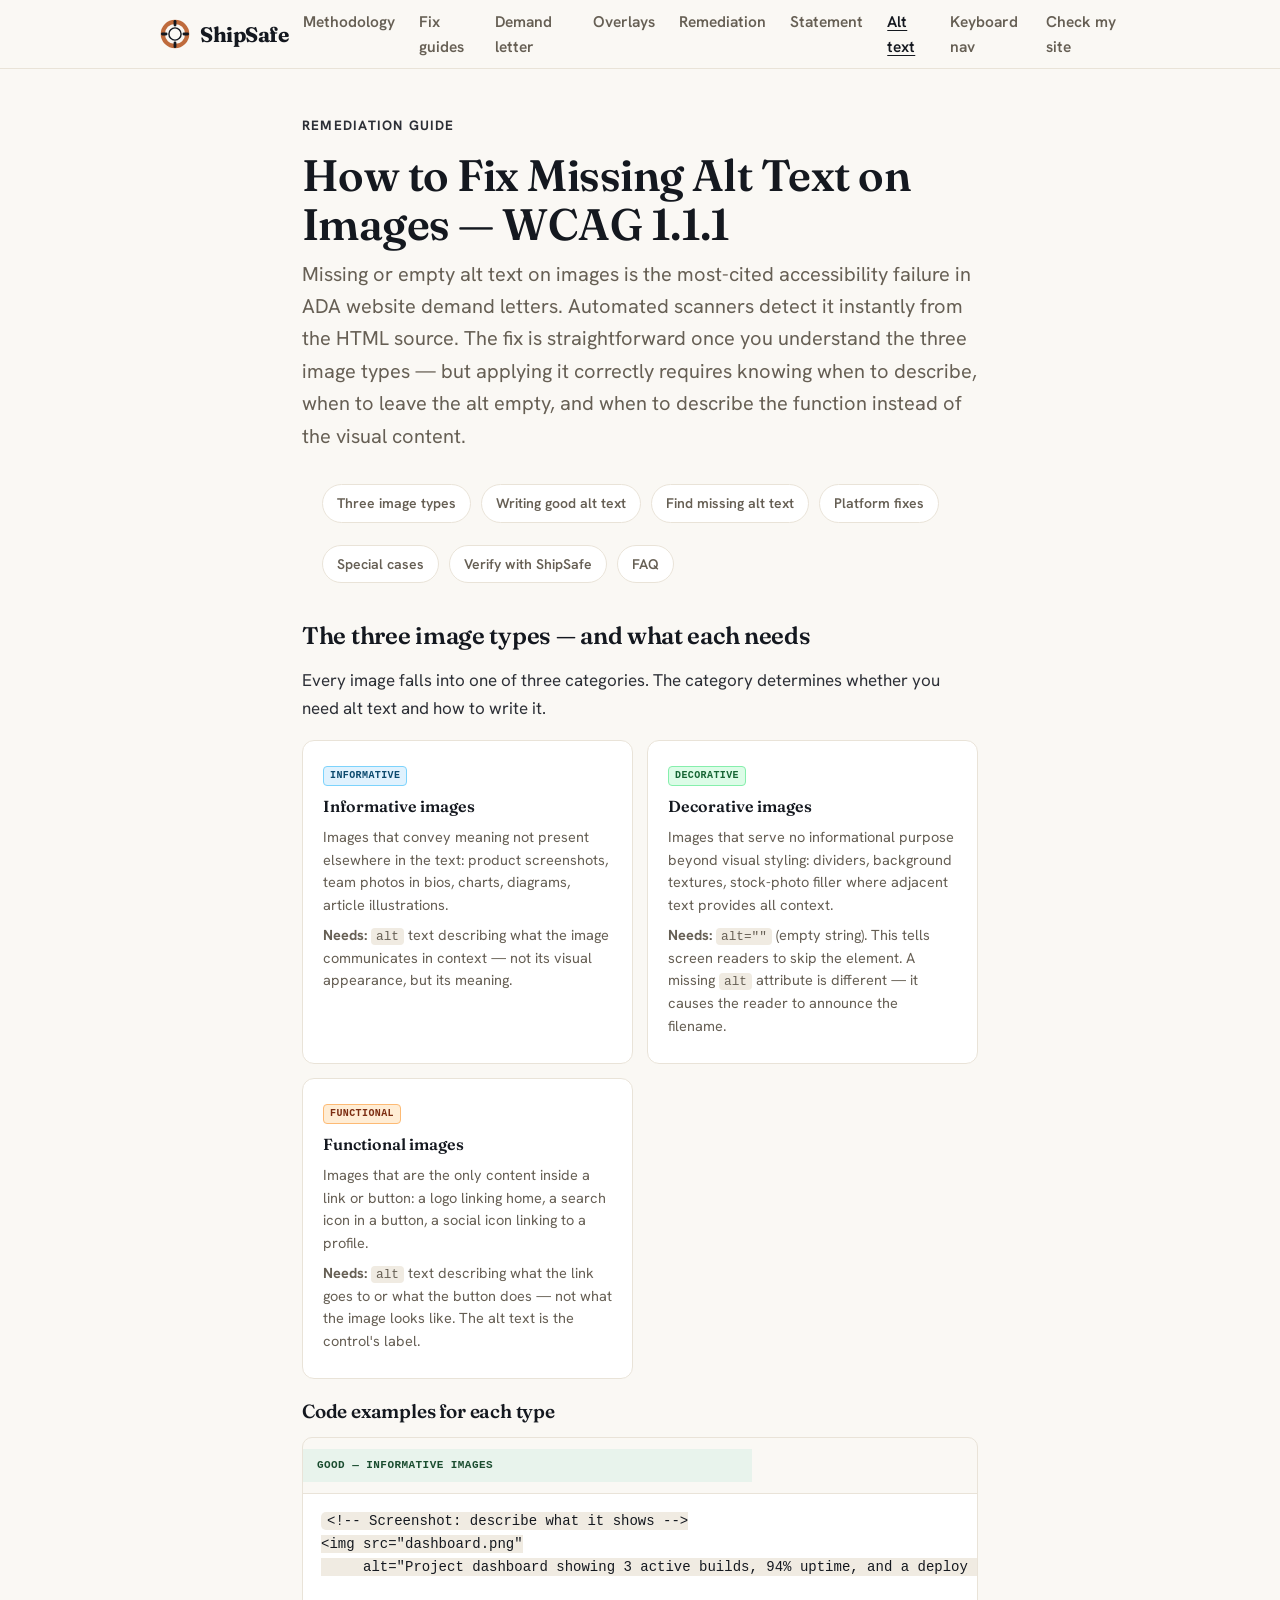
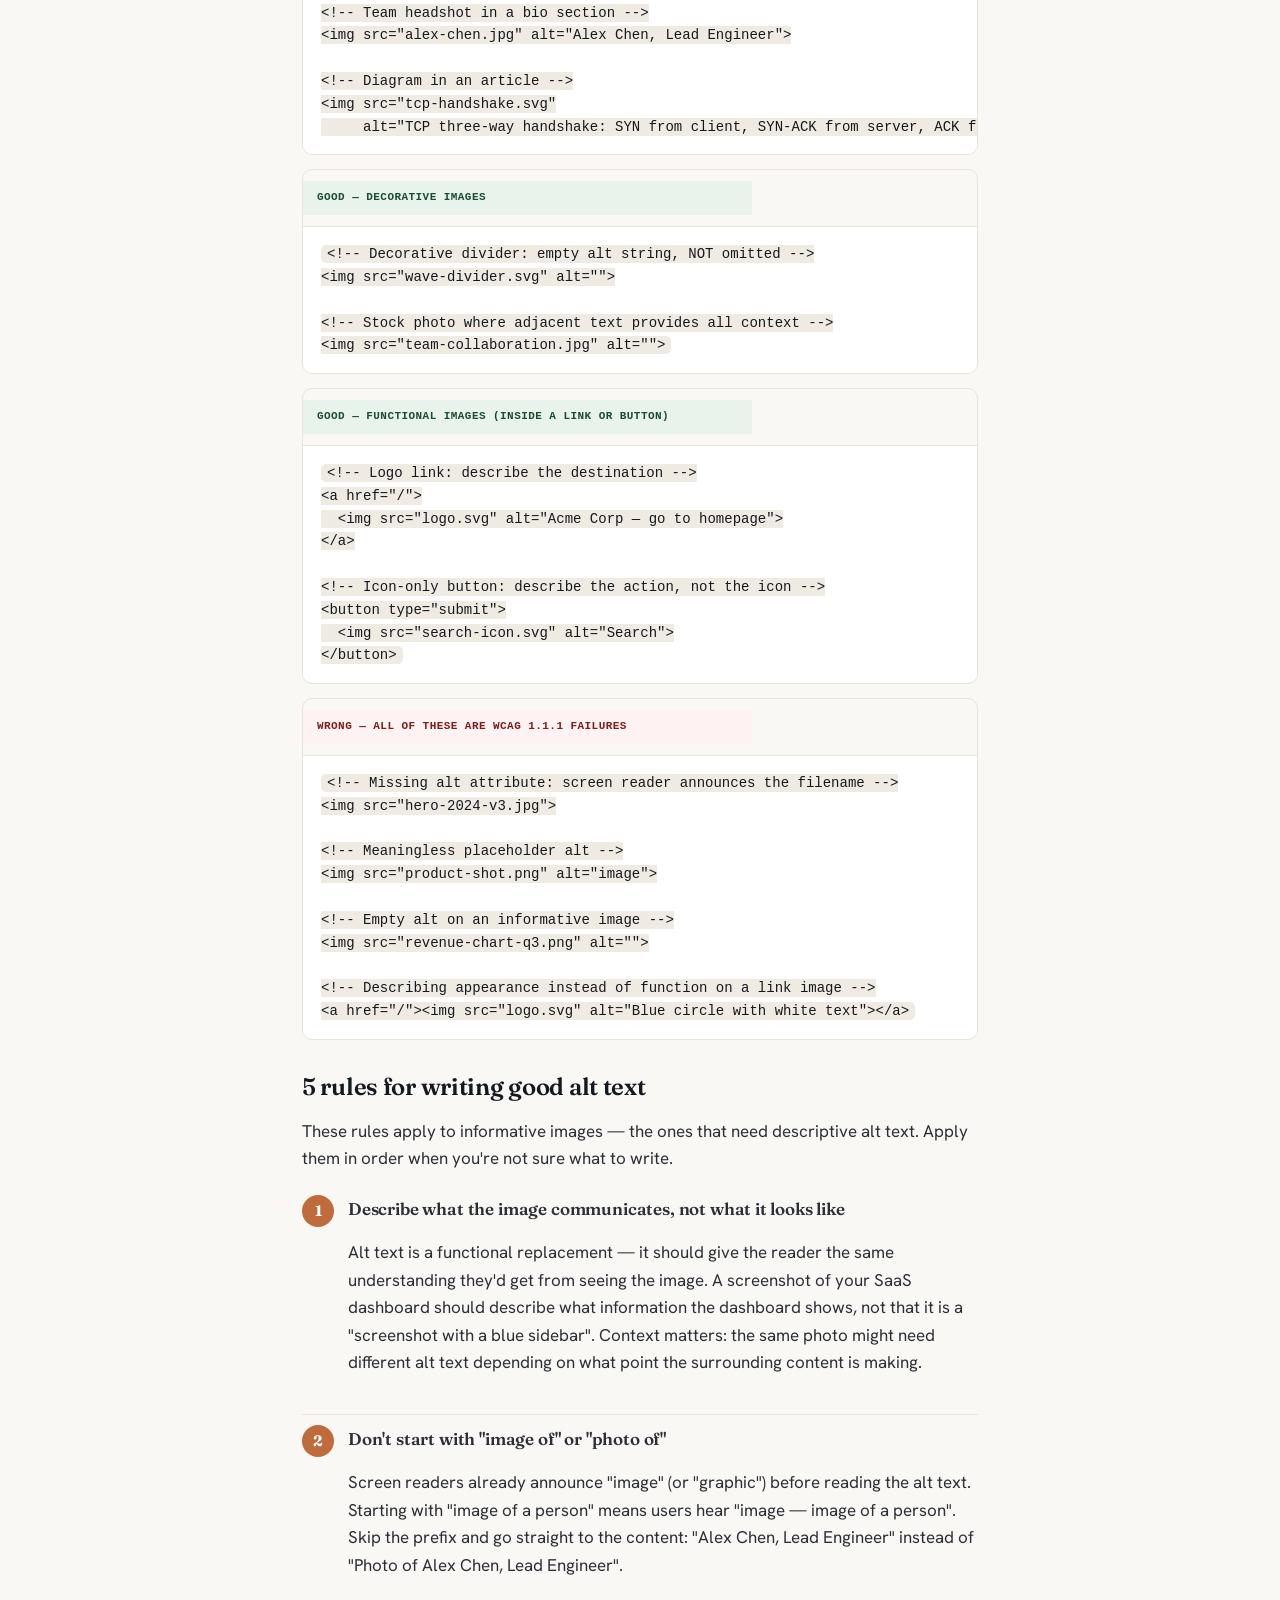
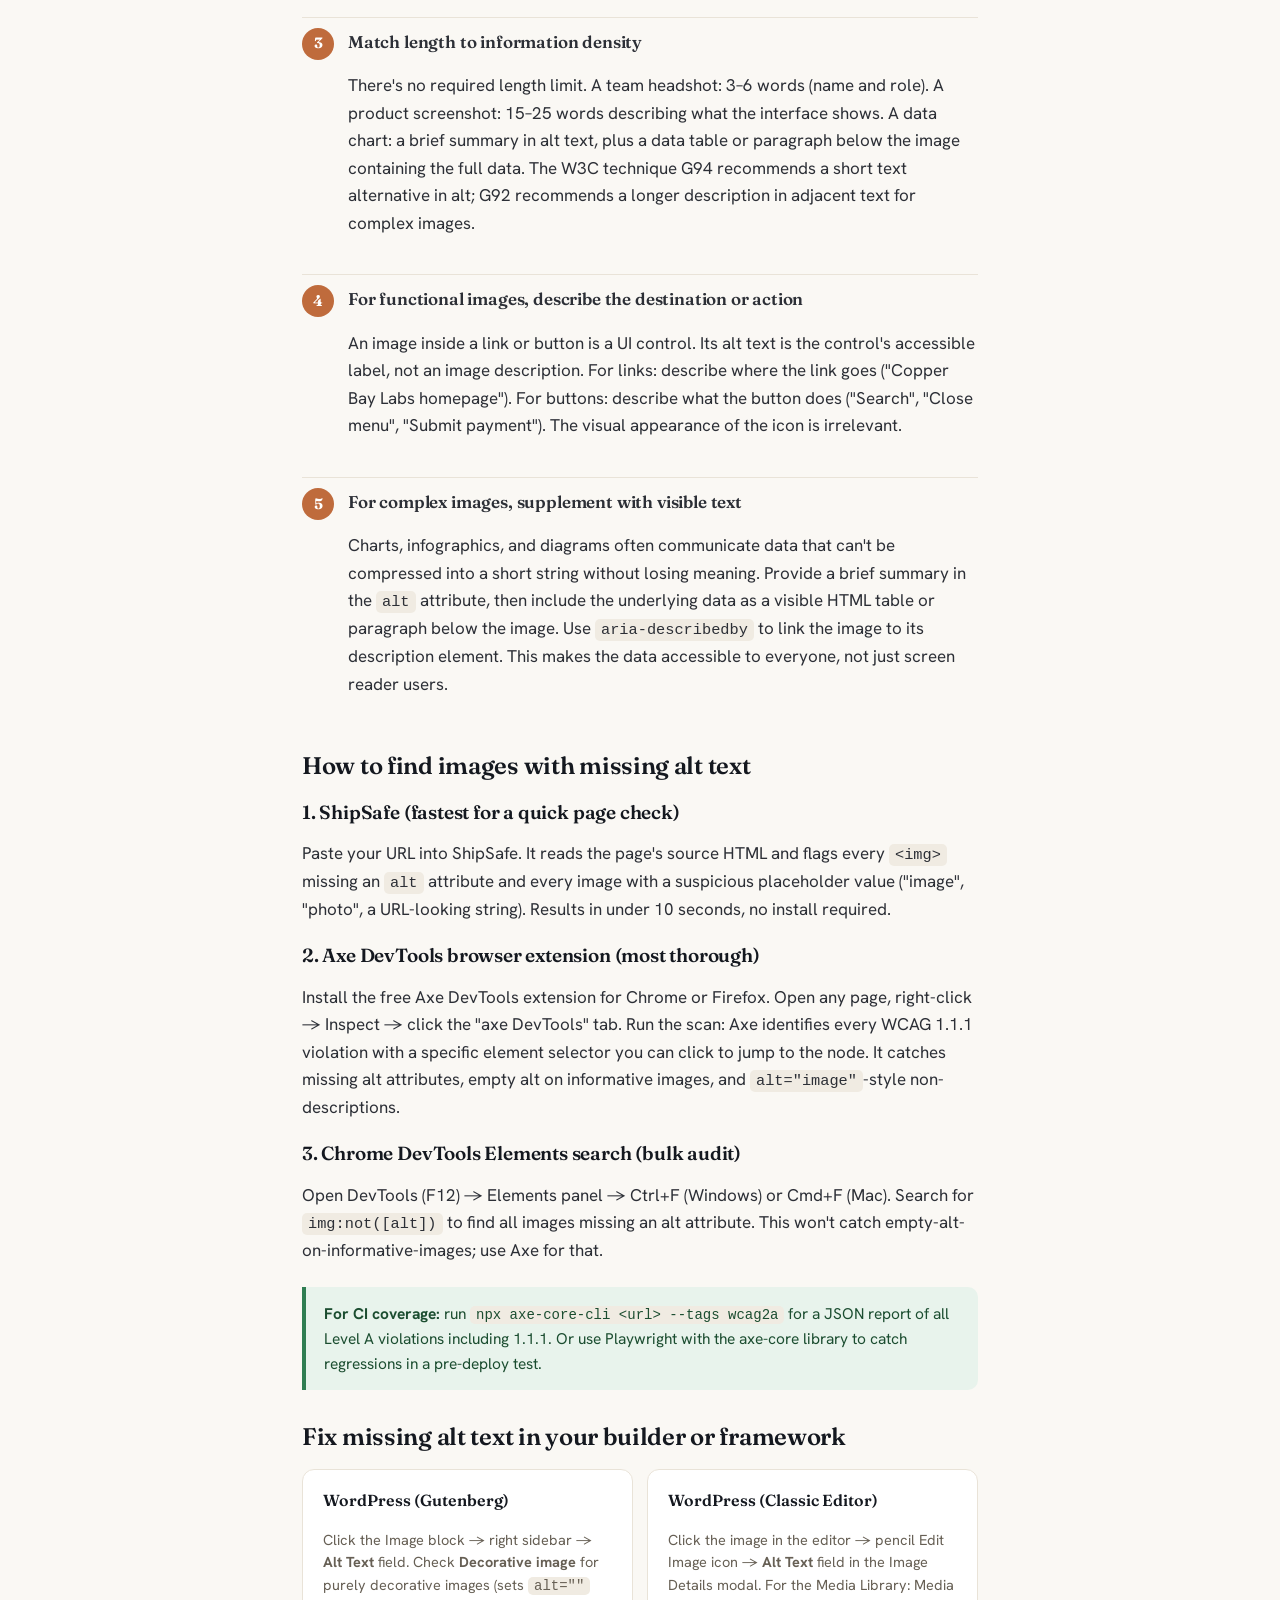
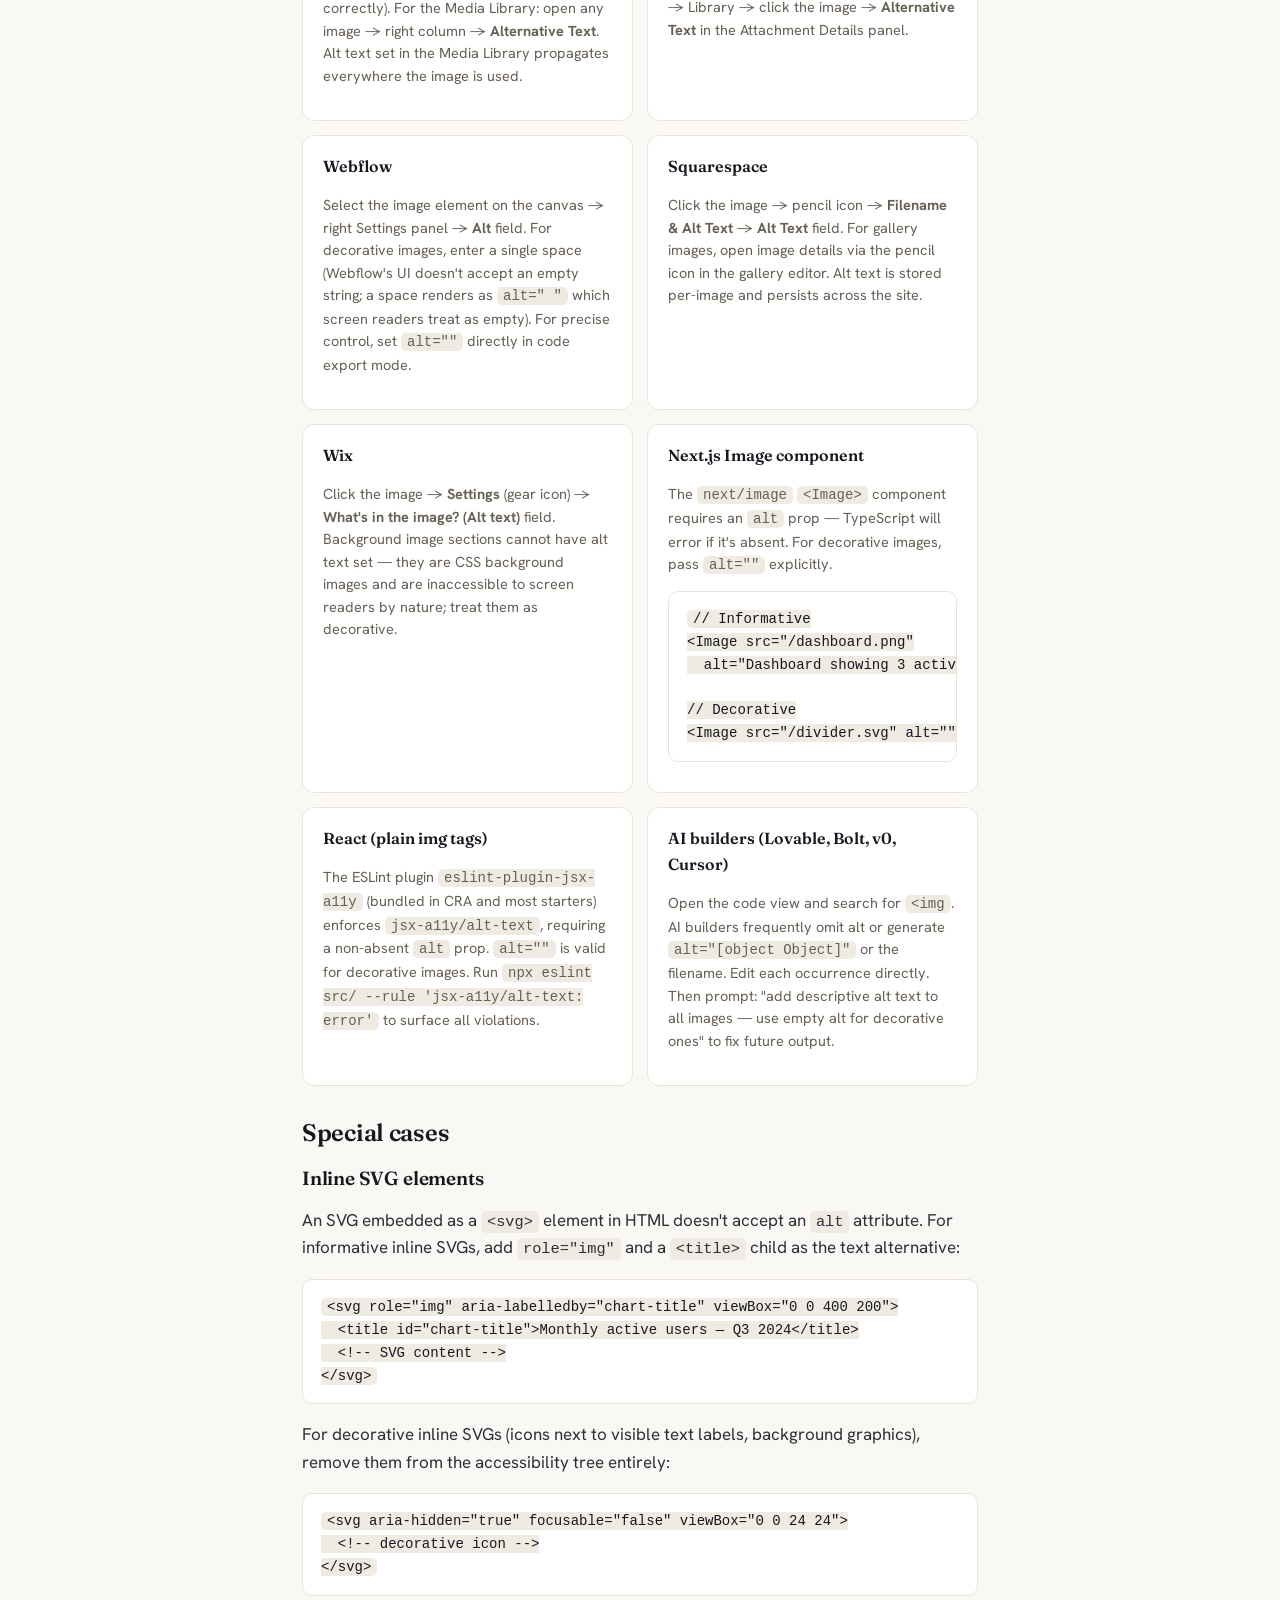
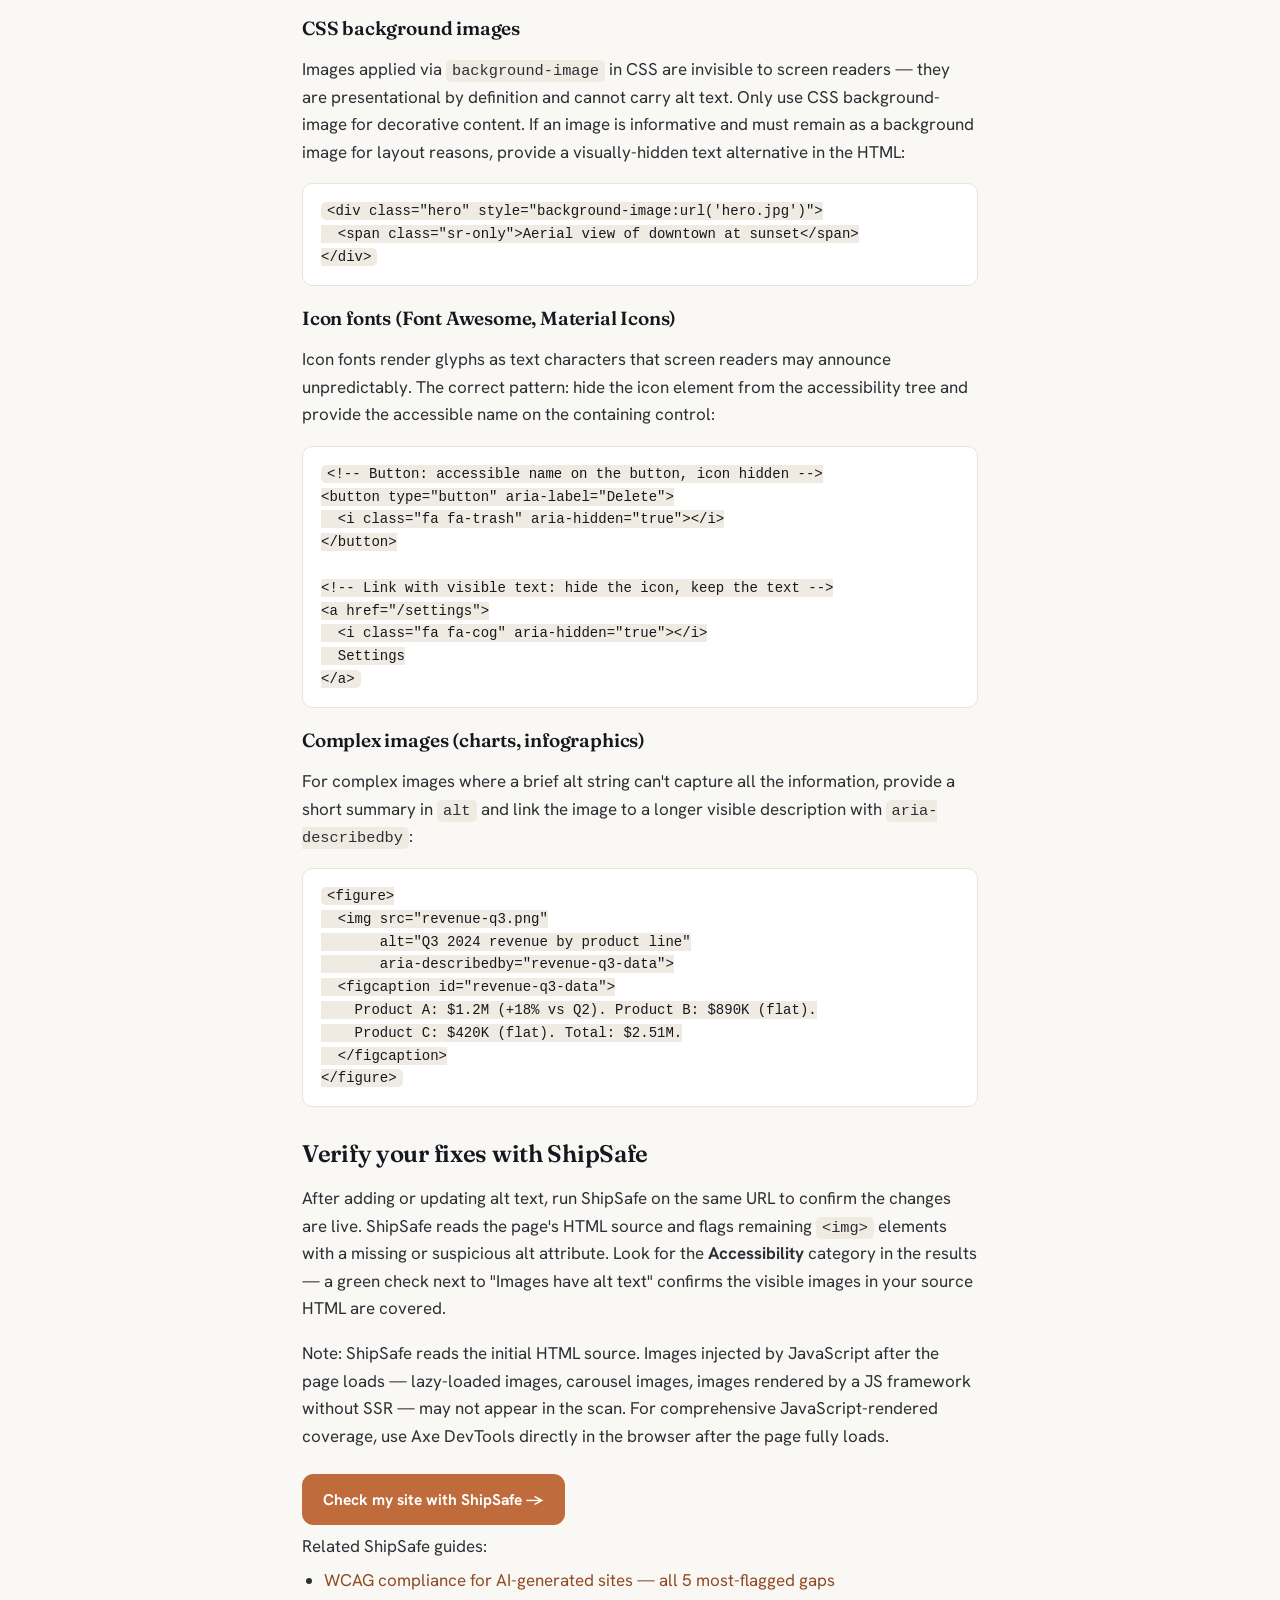
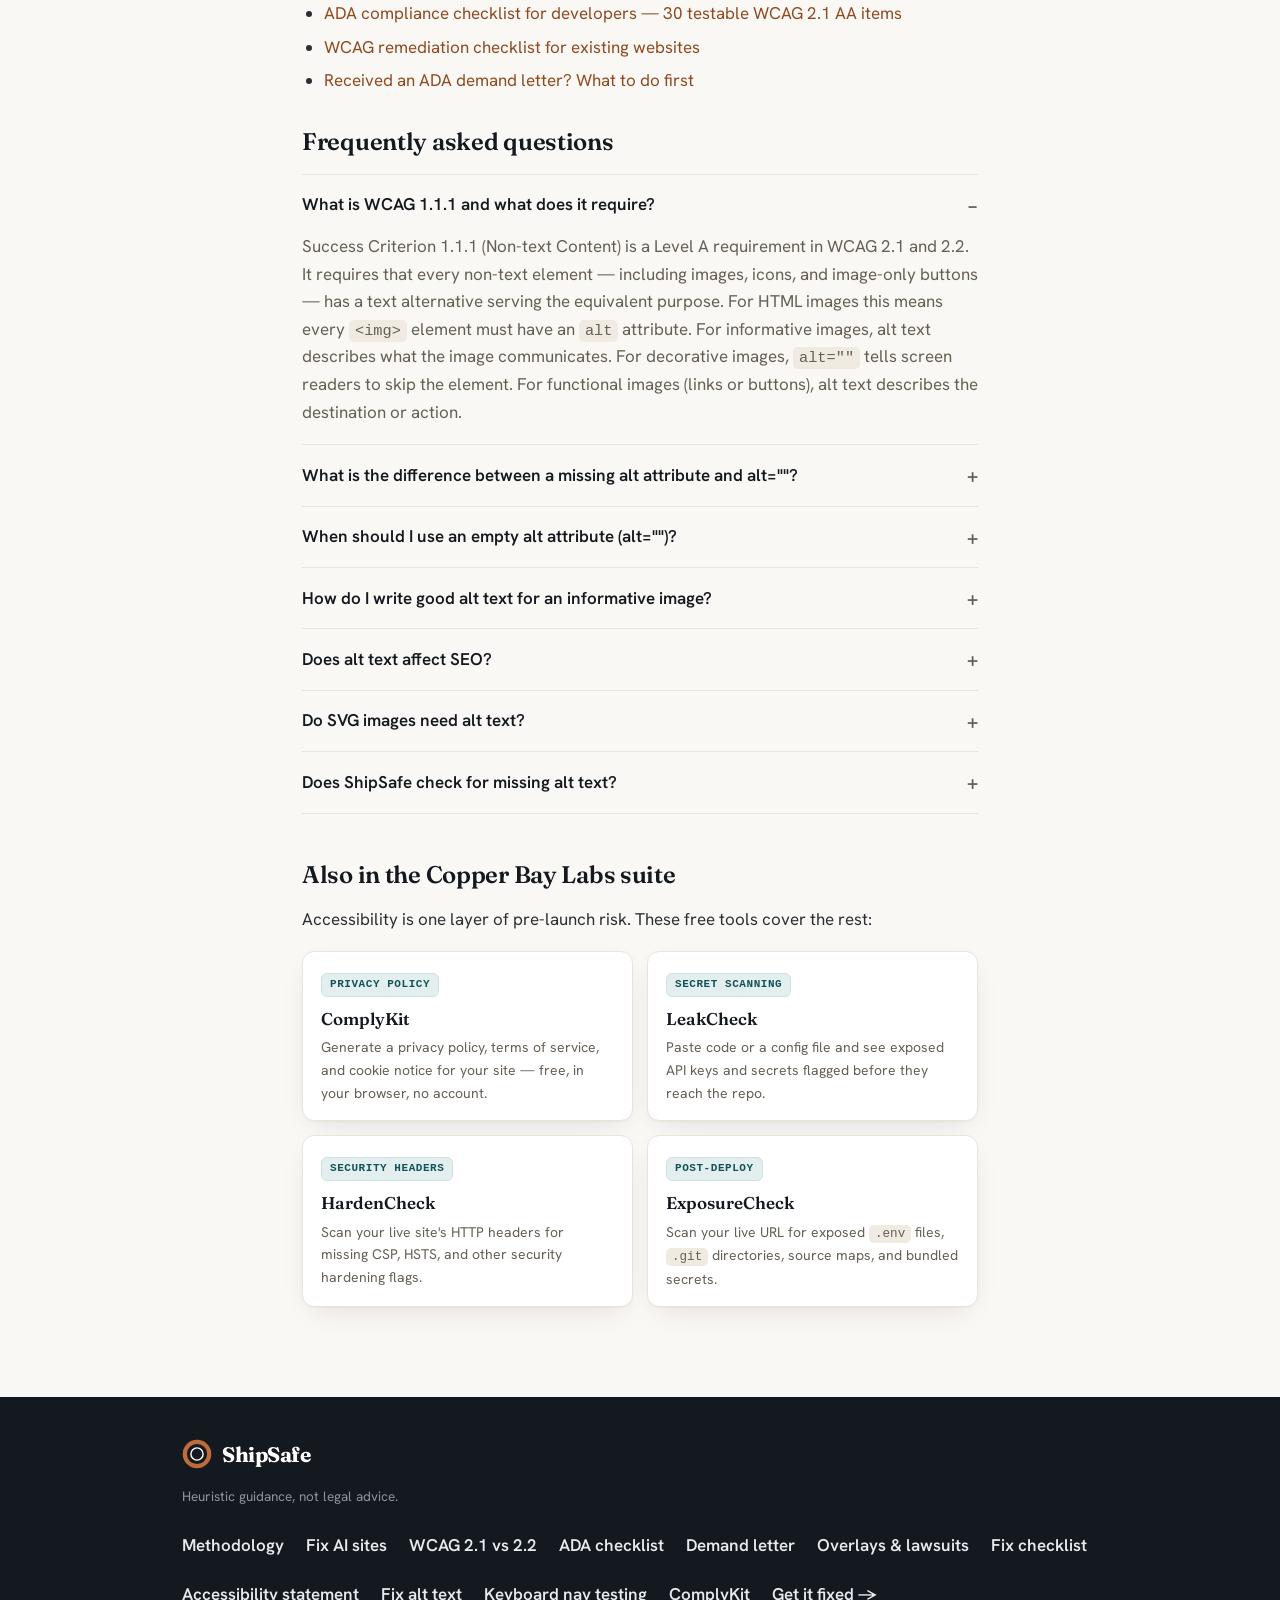
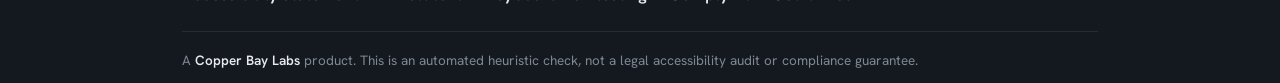
<file: guides/fix-missing-alt-text-wcag-1-1-1.html>
<!doctype html>
<html lang="en">
<head>
<meta charset="utf-8">
<meta name="viewport" content="width=device-width, initial-scale=1">
<title>How to Fix Missing Alt Text on Images — WCAG 1.1.1 Fix Guide</title>
<meta name="description" content="Missing alt text is the most-cited failure in ADA website lawsuits. This guide covers how to write alt text for informative, decorative, and functional images, how to audit your site, and how to fix it in WordPress, Webflow, React, and more.">
<link rel="canonical" href="https://labs.copperbaytech.com/shipsafe/guides/fix-missing-alt-text-wcag-1-1-1.html">
<meta property="og:type" content="article">
<meta property="og:site_name" content="ShipSafe">
<meta property="og:title" content="How to Fix Missing Alt Text on Images — WCAG 1.1.1 Fix Guide">
<meta property="og:description" content="Missing alt text is the most-cited failure in ADA website lawsuits. Fix it correctly: informative, decorative, and functional images each need a different approach.">
<meta property="og:url" content="https://labs.copperbaytech.com/shipsafe/guides/fix-missing-alt-text-wcag-1-1-1.html">
<meta property="og:image" content="https://labs.copperbaytech.com/shipsafe/og-image.png">
<meta property="og:image:width" content="1200">
<meta property="og:image:height" content="630">
<meta name="twitter:card" content="summary_large_image">
<meta name="theme-color" content="#faf8f4">
<link rel="icon" href="../favicon.svg" type="image/svg+xml">
<link rel="apple-touch-icon" href="../apple-touch-icon.png">
<link rel="preconnect" href="https://fonts.googleapis.com">
<link rel="preconnect" href="https://fonts.gstatic.com" crossorigin>
<link href="https://fonts.googleapis.com/css2?family=Fraunces:opsz,wght@9..144,500;9..144,600;9..144,700&family=Hanken+Grotesk:wght@400;500;600;700&display=swap" rel="stylesheet">
<script type="application/ld+json">
{"@context":"https://schema.org","@type":"TechArticle","headline":"How to Fix Missing Alt Text on Images — WCAG 1.1.1 Fix Guide","description":"Missing alt text on images is WCAG Success Criterion 1.1.1 — the most-cited accessibility failure in ADA website lawsuits. This guide covers how to write correct alt text for informative, decorative, and functional images; how to audit your site; and how to fix it in WordPress, Webflow, Squarespace, Next.js, React, and AI-generated sites.","author":{"@type":"Organization","name":"Copper Bay Labs","url":"https://copperbaytech.com"},"publisher":{"@type":"Organization","name":"Copper Bay Labs","url":"https://copperbaytech.com"},"datePublished":"2026-10-03","dateModified":"2026-10-03","mainEntityOfPage":"https://labs.copperbaytech.com/shipsafe/guides/fix-missing-alt-text-wcag-1-1-1.html","mainEntity":{"@type":"FAQPage","mainEntity":[{"@type":"Question","name":"What is WCAG 1.1.1 and what does it require?","acceptedAnswer":{"@type":"Answer","text":"Success Criterion 1.1.1 (Non-text Content) is a Level A requirement in WCAG 2.1 and 2.2. It requires that every non-text element — including images, icons, and image-only buttons — has a text alternative serving the equivalent purpose. For HTML images this means every img element must have an alt attribute. For informative images, alt text describes what the image communicates. For decorative images, alt=\"\" tells screen readers to skip the element. For functional images (links or buttons), alt text describes the destination or action."}},{"@type":"Question","name":"What is the difference between a missing alt attribute and alt=\"\"?","acceptedAnswer":{"@type":"Answer","text":"A missing alt attribute and an empty alt attribute produce completely different behavior. When the alt attribute is absent, most screen readers announce the image's file name — often a meaningless hash or path like hero-2024-final-v3.jpg. An empty alt attribute (alt=\"\") explicitly instructs the screen reader to ignore the element entirely. For decorative images, alt=\"\" is the correct approach. For informative images, both a missing alt and an empty alt are WCAG 1.1.1 failures."}},{"@type":"Question","name":"When should I use an empty alt attribute (alt=\"\")?","acceptedAnswer":{"@type":"Answer","text":"Use alt=\"\" on purely decorative images — images that add visual styling but don't communicate information beyond what the surrounding text already provides. Common examples: decorative dividers, abstract background textures, and stock-photo images used as generic visual filler when adjacent text provides all the context. The test: would a user who couldn't see this image miss any information or functionality? If no, the image is decorative and gets alt=\"\"."}},{"@type":"Question","name":"How do I write good alt text for an informative image?","acceptedAnswer":{"@type":"Answer","text":"Describe what the image communicates in context — not just what it looks like. Don't start with 'image of' or 'photo of'; screen readers already announce 'image' before reading the alt text. Calibrate length to information density: a team headshot might need just name and role; a product screenshot might need 15–25 words. For data charts, supplement with a visible data table or paragraph below the image. The benchmark: if a sighted user could read your alt text and understand what the image contributes, the alt text is correct."}},{"@type":"Question","name":"Does alt text affect SEO?","acceptedAnswer":{"@type":"Answer","text":"Yes, meaningfully. Search engines use alt text to understand image content and index images in Google Image Search — one of the only direct image signals available to crawlers. Well-written alt text for product screenshots, diagrams, and infographics can drive image search traffic. Google's crawlers function similarly to screen readers: both need text to understand visual content. The same alt text improvements that reduce ADA lawsuit risk also improve search visibility."}},{"@type":"Question","name":"Do SVG images need alt text?","acceptedAnswer":{"@type":"Answer","text":"It depends on how the SVG is embedded. An SVG loaded via an img tag requires an alt attribute like any other image. An inline SVG (the svg element directly in HTML) should have role=\"img\" and a title child element as the text alternative, with aria-labelledby pointing to the title's id. Decorative inline SVGs — icon glyphs next to text labels — should have aria-hidden=\"true\" and focusable=\"false\" to remove them from the accessibility tree entirely."}},{"@type":"Question","name":"Does ShipSafe check for missing alt text?","acceptedAnswer":{"@type":"Answer","text":"Yes. ShipSafe scans the page's HTML for img elements missing an alt attribute, and for images with placeholder alt values like 'image', 'photo', or a file path string. It flags these as WCAG 1.1.1 violations — the same criterion automated ADA demand-letter scanners check. After adding alt text, run ShipSafe on the same URL to confirm the findings are resolved."}}]}}
</script>
<link rel="stylesheet" href="../styles.css?v=7">
<style>
  .doc .lede{font-size:clamp(17px,2.3vw,20px);color:var(--muted)}
  .doc h2{scroll-margin-top:80px}
  .doc h3{font-family:"Fraunces",Georgia,serif;font-weight:600;font-size:19px;margin:22px 0 6px;letter-spacing:-.01em}
  .toc{display:flex;flex-wrap:wrap;gap:10px;margin:22px 0 6px;padding:0;list-style:none}
  .toc a{display:inline-block;background:var(--surface);border:1px solid var(--line);border-radius:999px;padding:7px 14px;font-size:14px;font-weight:600;color:var(--muted)}
  .toc a:hover{border-color:var(--bay);color:var(--ink);text-decoration:none}
  .callout{background:var(--warn-bg);border-left:4px solid var(--warn);border-radius:0 10px 10px 0;padding:14px 18px;margin:22px 0;font-size:15.5px;color:#5a3e10}
  .callout.tip{background:var(--pass-bg);border-left-color:var(--pass);color:#1b4d30}
  .doc code.inline{font-family:ui-monospace,Menlo,Consolas,monospace;font-size:.9em;background:var(--line-2,#f0ebe2);padding:2px 6px;border-radius:5px}
  pre{background:var(--surface);border:1px solid var(--line);border-radius:10px;padding:16px 18px;overflow-x:auto;font-family:ui-monospace,Menlo,Consolas,monospace;font-size:13px;line-height:1.6;margin:12px 0}
  pre code{background:none;padding:0;font-size:inherit}
  .img-type-cards{display:grid;grid-template-columns:repeat(auto-fit,minmax(250px,1fr));gap:14px;margin:18px 0}
  .img-card{background:var(--surface);border:1px solid var(--line);border-radius:12px;padding:18px 20px}
  .img-card h4{font-family:"Fraunces",serif;font-weight:600;font-size:16px;margin:0 0 6px;color:var(--ink)}
  .img-card p{margin:0 0 8px;font-size:14.5px;color:var(--muted);line-height:1.55}
  .img-card code{font-family:ui-monospace,Menlo,Consolas,monospace;font-size:.88em;background:var(--line-2,#f0ebe2);padding:1px 5px;border-radius:4px}
  .badge-type{display:inline-flex;align-items:center;gap:4px;font-family:ui-monospace,Menlo,Consolas,monospace;font-size:10px;font-weight:700;letter-spacing:.04em;text-transform:uppercase;border-radius:4px;padding:1px 6px;margin-bottom:8px;border:1px solid}
  .badge-info{color:#0c4a6e;background:#e0f2fe;border-color:#7dd3fc}
  .badge-deco{color:#166534;background:#dcfce7;border-color:#86efac}
  .badge-func{color:#7c2d12;background:#ffedd5;border-color:#fdba74}
  .ex-block{border:1px solid var(--line);border-radius:10px;overflow:hidden;margin:14px 0}
  .ex-block .ex-label{padding:8px 14px;font-family:ui-monospace,Menlo,Consolas,monospace;font-size:11px;font-weight:700;letter-spacing:.04em;text-transform:uppercase}
  .ex-block .ex-label.good{background:var(--pass-bg);color:#1b4d30}
  .ex-block .ex-label.bad{background:#fef2f2;color:#7f1d1d}
  .ex-block pre{margin:0;border:none;border-radius:0;border-top:1px solid var(--line)}
  .platform-grid{display:grid;grid-template-columns:repeat(auto-fit,minmax(260px,1fr));gap:14px;margin:18px 0}
  .platform-card{background:var(--surface);border:1px solid var(--line);border-radius:12px;padding:18px 20px}
  .platform-card h4{font-family:"Fraunces",serif;font-weight:600;font-size:16px;margin:0 0 8px;color:var(--ink)}
  .platform-card p,.platform-card li{font-size:14.5px;color:var(--muted);line-height:1.55}
  .platform-card ul{margin:4px 0 0;padding-left:18px}
  .alt-rules{margin:18px 0;padding:0;list-style:none;counter-reset:rule}
  .alt-rules>li{position:relative;padding:4px 0 20px 46px;counter-increment:rule;border-bottom:1px solid var(--line)}
  .alt-rules>li:last-child{border-bottom:none;padding-bottom:4px}
  .alt-rules>li::before{content:counter(rule);position:absolute;left:0;top:4px;width:32px;height:32px;border-radius:50%;background:var(--copper);color:#fff;font-weight:700;font-size:15px;display:flex;align-items:center;justify-content:center;font-family:"Fraunces",serif}
  .alt-rules>li strong.rule-title{display:block;font-family:"Fraunces",Georgia,serif;font-weight:600;font-size:17px;letter-spacing:-.01em;margin-bottom:4px}
  .suite{display:grid;grid-template-columns:repeat(auto-fit,minmax(220px,1fr));gap:14px;margin:18px 0 6px}
  .suite a{display:block;background:var(--surface);border:1px solid var(--line);border-radius:12px;padding:16px 18px;box-shadow:var(--shadow);transition:box-shadow .15s,transform .15s,border-color .15s}
  .suite a:hover{text-decoration:none;box-shadow:var(--shadow-lift);transform:translateY(-2px);border-color:var(--line-2)}
  .suite .s-name{font-family:"Fraunces",serif;font-weight:600;font-size:17px;color:var(--ink);display:block;margin:0 0 4px}
  .suite p{color:var(--muted);font-size:14px;margin:0}
  .suite .s-tag{display:inline-block;margin-bottom:8px;font-family:ui-monospace,Menlo,Consolas,monospace;font-size:11px;font-weight:700;letter-spacing:.05em;text-transform:uppercase;color:var(--bay);background:var(--bay-tint,#e3eeef);border:1px solid #cfe1e3;border-radius:6px;padding:2px 8px}
  .faq-section{margin:18px 0}
  .faq-section details{border-bottom:1px solid var(--line);padding:14px 0}
  .faq-section details:first-child{border-top:1px solid var(--line)}
  .faq-section summary{font-weight:600;cursor:pointer;list-style:none;display:flex;justify-content:space-between;align-items:center;gap:12px}
  .faq-section summary::-webkit-details-marker{display:none}
  .faq-section summary::after{content:"+";font-size:20px;color:var(--muted);flex-shrink:0}
  .faq-section details[open] summary::after{content:"\2212"}
  .faq-section details p{margin:12px 0 4px;color:var(--muted)}
</style>
</head>
<body>
<a class="skip" href="#main">Skip to main content</a>

<header class="masthead" role="banner">
  <div class="wrap hdr-bar">
    <a class="brand" href="../" aria-label="ShipSafe — go to homepage">
      <svg class="mark" viewBox="0 0 64 64" aria-hidden="true" focusable="false"><circle cx="32" cy="32" r="26" fill="none" stroke="var(--copper)" stroke-width="9"/><circle cx="32" cy="32" r="13" fill="none" stroke="var(--ink)" stroke-width="3"/><g fill="var(--ink)"><rect x="29" y="2" width="6" height="14" rx="3"/><rect x="29" y="48" width="6" height="14" rx="3"/><rect x="2" y="29" width="14" height="6" rx="3"/><rect x="48" y="29" width="14" height="6" rx="3"/></g></svg>
      <span class="wordmark">ShipSafe</span>
    </a>
    <nav class="nav" aria-label="Primary navigation">
      <a href="../methodology.html">Methodology</a>
      <a href="wcag-compliance-ai-generated-sites.html">Fix guides</a>
      <a href="ada-demand-letter-response.html">Demand letter</a>
      <a href="accessibility-overlay-ada-lawsuit.html">Overlays</a>
      <a href="wcag-remediation-checklist-existing-website.html">Remediation</a>
      <a href="accessibility-statement-template.html">Statement</a>
      <a href="fix-missing-alt-text-wcag-1-1-1.html" aria-current="page">Alt text</a>
      <a href="keyboard-navigation-accessibility-testing.html">Keyboard nav</a>
      <a href="../">Check my site</a>
    </nav>
  </div>
</header>

<main id="main">
<article class="doc">
  <div class="wrap narrow">
    <p class="eyebrow" style="text-align:left">Remediation guide</p>
    <h1>How to Fix Missing Alt Text on Images — WCAG 1.1.1</h1>
    <p class="lede">Missing or empty alt text on images is the most-cited accessibility failure in ADA website demand letters. Automated scanners detect it instantly from the HTML source. The fix is straightforward once you understand the three image types — but applying it correctly requires knowing when to describe, when to leave the alt empty, and when to describe the function instead of the visual content.</p>

    <ul class="toc" aria-label="On this page">
      <li><a href="#image-types">Three image types</a></li>
      <li><a href="#writing-alt-text">Writing good alt text</a></li>
      <li><a href="#audit">Find missing alt text</a></li>
      <li><a href="#platform-fixes">Platform fixes</a></li>
      <li><a href="#special-cases">Special cases</a></li>
      <li><a href="#verify">Verify with ShipSafe</a></li>
      <li><a href="#faq">FAQ</a></li>
    </ul>

    <h2 id="image-types">The three image types — and what each needs</h2>
    <p>Every image falls into one of three categories. The category determines whether you need alt text and how to write it.</p>

    <div class="img-type-cards">
      <div class="img-card">
        <span class="badge-type badge-info">Informative</span>
        <h4>Informative images</h4>
        <p>Images that convey meaning not present elsewhere in the text: product screenshots, team photos in bios, charts, diagrams, article illustrations.</p>
        <p><strong>Needs:</strong> <code>alt</code> text describing what the image communicates in context — not its visual appearance, but its meaning.</p>
      </div>
      <div class="img-card">
        <span class="badge-type badge-deco">Decorative</span>
        <h4>Decorative images</h4>
        <p>Images that serve no informational purpose beyond visual styling: dividers, background textures, stock-photo filler where adjacent text provides all context.</p>
        <p><strong>Needs:</strong> <code>alt=""</code> (empty string). This tells screen readers to skip the element. A missing <code>alt</code> attribute is different — it causes the reader to announce the filename.</p>
      </div>
      <div class="img-card">
        <span class="badge-type badge-func">Functional</span>
        <h4>Functional images</h4>
        <p>Images that are the only content inside a link or button: a logo linking home, a search icon in a button, a social icon linking to a profile.</p>
        <p><strong>Needs:</strong> <code>alt</code> text describing what the link goes to or what the button does — not what the image looks like. The alt text is the control's label.</p>
      </div>
    </div>

    <h3>Code examples for each type</h3>

    <div class="ex-block">
      <p class="ex-label good">Good — informative images</p>
<pre><code>&lt;!-- Screenshot: describe what it shows --&gt;
&lt;img src="dashboard.png"
     alt="Project dashboard showing 3 active builds, 94% uptime, and a deploy button"&gt;

&lt;!-- Team headshot in a bio section --&gt;
&lt;img src="alex-chen.jpg" alt="Alex Chen, Lead Engineer"&gt;

&lt;!-- Diagram in an article --&gt;
&lt;img src="tcp-handshake.svg"
     alt="TCP three-way handshake: SYN from client, SYN-ACK from server, ACK from client"&gt;</code></pre>
    </div>

    <div class="ex-block">
      <p class="ex-label good">Good — decorative images</p>
<pre><code>&lt;!-- Decorative divider: empty alt string, NOT omitted --&gt;
&lt;img src="wave-divider.svg" alt=""&gt;

&lt;!-- Stock photo where adjacent text provides all context --&gt;
&lt;img src="team-collaboration.jpg" alt=""&gt;</code></pre>
    </div>

    <div class="ex-block">
      <p class="ex-label good">Good — functional images (inside a link or button)</p>
<pre><code>&lt;!-- Logo link: describe the destination --&gt;
&lt;a href="/"&gt;
  &lt;img src="logo.svg" alt="Acme Corp — go to homepage"&gt;
&lt;/a&gt;

&lt;!-- Icon-only button: describe the action, not the icon --&gt;
&lt;button type="submit"&gt;
  &lt;img src="search-icon.svg" alt="Search"&gt;
&lt;/button&gt;</code></pre>
    </div>

    <div class="ex-block">
      <p class="ex-label bad">Wrong — all of these are WCAG 1.1.1 failures</p>
<pre><code>&lt;!-- Missing alt attribute: screen reader announces the filename --&gt;
&lt;img src="hero-2024-v3.jpg"&gt;

&lt;!-- Meaningless placeholder alt --&gt;
&lt;img src="product-shot.png" alt="image"&gt;

&lt;!-- Empty alt on an informative image --&gt;
&lt;img src="revenue-chart-q3.png" alt=""&gt;

&lt;!-- Describing appearance instead of function on a link image --&gt;
&lt;a href="/"&gt;&lt;img src="logo.svg" alt="Blue circle with white text"&gt;&lt;/a&gt;</code></pre>
    </div>

    <h2 id="writing-alt-text">5 rules for writing good alt text</h2>
    <p>These rules apply to informative images — the ones that need descriptive alt text. Apply them in order when you're not sure what to write.</p>

    <ol class="alt-rules">
      <li>
        <strong class="rule-title">Describe what the image communicates, not what it looks like</strong>
        <p>Alt text is a functional replacement — it should give the reader the same understanding they'd get from seeing the image. A screenshot of your SaaS dashboard should describe what information the dashboard shows, not that it is a "screenshot with a blue sidebar". Context matters: the same photo might need different alt text depending on what point the surrounding content is making.</p>
      </li>
      <li>
        <strong class="rule-title">Don't start with "image of" or "photo of"</strong>
        <p>Screen readers already announce "image" (or "graphic") before reading the alt text. Starting with "image of a person" means users hear "image — image of a person". Skip the prefix and go straight to the content: "Alex Chen, Lead Engineer" instead of "Photo of Alex Chen, Lead Engineer".</p>
      </li>
      <li>
        <strong class="rule-title">Match length to information density</strong>
        <p>There's no required length limit. A team headshot: 3–6 words (name and role). A product screenshot: 15–25 words describing what the interface shows. A data chart: a brief summary in alt text, plus a data table or paragraph below the image containing the full data. The W3C technique G94 recommends a short text alternative in alt; G92 recommends a longer description in adjacent text for complex images.</p>
      </li>
      <li>
        <strong class="rule-title">For functional images, describe the destination or action</strong>
        <p>An image inside a link or button is a UI control. Its alt text is the control's accessible label, not an image description. For links: describe where the link goes ("Copper Bay Labs homepage"). For buttons: describe what the button does ("Search", "Close menu", "Submit payment"). The visual appearance of the icon is irrelevant.</p>
      </li>
      <li>
        <strong class="rule-title">For complex images, supplement with visible text</strong>
        <p>Charts, infographics, and diagrams often communicate data that can't be compressed into a short string without losing meaning. Provide a brief summary in the <code class="inline">alt</code> attribute, then include the underlying data as a visible HTML table or paragraph below the image. Use <code class="inline">aria-describedby</code> to link the image to its description element. This makes the data accessible to everyone, not just screen reader users.</p>
      </li>
    </ol>

    <h2 id="audit">How to find images with missing alt text</h2>

    <h3>1. ShipSafe (fastest for a quick page check)</h3>
    <p>Paste your URL into ShipSafe. It reads the page's source HTML and flags every <code class="inline">&lt;img&gt;</code> missing an <code class="inline">alt</code> attribute and every image with a suspicious placeholder value ("image", "photo", a URL-looking string). Results in under 10 seconds, no install required.</p>

    <h3>2. Axe DevTools browser extension (most thorough)</h3>
    <p>Install the free Axe DevTools extension for Chrome or Firefox. Open any page, right-click → Inspect → click the "axe DevTools" tab. Run the scan: Axe identifies every WCAG 1.1.1 violation with a specific element selector you can click to jump to the node. It catches missing alt attributes, empty alt on informative images, and <code class="inline">alt="image"</code>-style non-descriptions.</p>

    <h3>3. Chrome DevTools Elements search (bulk audit)</h3>
    <p>Open DevTools (F12) → Elements panel → Ctrl+F (Windows) or Cmd+F (Mac). Search for <code class="inline">img:not([alt])</code> to find all images missing an alt attribute. This won't catch empty-alt-on-informative-images; use Axe for that.</p>

    <div class="callout tip">
      <strong>For CI coverage:</strong> run <code>npx axe-core-cli &lt;url&gt; --tags wcag2a</code> for a JSON report of all Level A violations including 1.1.1. Or use Playwright with the axe-core library to catch regressions in a pre-deploy test.
    </div>

    <h2 id="platform-fixes">Fix missing alt text in your builder or framework</h2>

    <div class="platform-grid">
      <div class="platform-card">
        <h4>WordPress (Gutenberg)</h4>
        <p>Click the Image block → right sidebar → <strong>Alt Text</strong> field. Check <strong>Decorative image</strong> for purely decorative images (sets <code>alt=""</code> correctly). For the Media Library: open any image → right column → <strong>Alternative Text</strong>. Alt text set in the Media Library propagates everywhere the image is used.</p>
      </div>
      <div class="platform-card">
        <h4>WordPress (Classic Editor)</h4>
        <p>Click the image in the editor → pencil Edit Image icon → <strong>Alt Text</strong> field in the Image Details modal. For the Media Library: Media → Library → click the image → <strong>Alternative Text</strong> in the Attachment Details panel.</p>
      </div>
      <div class="platform-card">
        <h4>Webflow</h4>
        <p>Select the image element on the canvas → right Settings panel → <strong>Alt</strong> field. For decorative images, enter a single space (Webflow's UI doesn't accept an empty string; a space renders as <code>alt=" "</code> which screen readers treat as empty). For precise control, set <code>alt=""</code> directly in code export mode.</p>
      </div>
      <div class="platform-card">
        <h4>Squarespace</h4>
        <p>Click the image → pencil icon → <strong>Filename &amp; Alt Text</strong> → <strong>Alt Text</strong> field. For gallery images, open image details via the pencil icon in the gallery editor. Alt text is stored per-image and persists across the site.</p>
      </div>
      <div class="platform-card">
        <h4>Wix</h4>
        <p>Click the image → <strong>Settings</strong> (gear icon) → <strong>What's in the image? (Alt text)</strong> field. Background image sections cannot have alt text set — they are CSS background images and are inaccessible to screen readers by nature; treat them as decorative.</p>
      </div>
      <div class="platform-card">
        <h4>Next.js Image component</h4>
        <p>The <code>next/image</code> <code>&lt;Image&gt;</code> component requires an <code>alt</code> prop — TypeScript will error if it's absent. For decorative images, pass <code>alt=""</code> explicitly.</p>
<pre><code>// Informative
&lt;Image src="/dashboard.png"
  alt="Dashboard showing 3 active projects" /&gt;

// Decorative
&lt;Image src="/divider.svg" alt="" /&gt;</code></pre>
      </div>
      <div class="platform-card">
        <h4>React (plain img tags)</h4>
        <p>The ESLint plugin <code>eslint-plugin-jsx-a11y</code> (bundled in CRA and most starters) enforces <code>jsx-a11y/alt-text</code>, requiring a non-absent <code>alt</code> prop. <code>alt=""</code> is valid for decorative images. Run <code>npx eslint src/ --rule 'jsx-a11y/alt-text: error'</code> to surface all violations.</p>
      </div>
      <div class="platform-card">
        <h4>AI builders (Lovable, Bolt, v0, Cursor)</h4>
        <p>Open the code view and search for <code>&lt;img</code>. AI builders frequently omit alt or generate <code>alt="[object Object]"</code> or the filename. Edit each occurrence directly. Then prompt: "add descriptive alt text to all images — use empty alt for decorative ones" to fix future output.</p>
      </div>
    </div>

    <h2 id="special-cases">Special cases</h2>

    <h3>Inline SVG elements</h3>
    <p>An SVG embedded as a <code class="inline">&lt;svg&gt;</code> element in HTML doesn't accept an <code class="inline">alt</code> attribute. For informative inline SVGs, add <code class="inline">role="img"</code> and a <code class="inline">&lt;title&gt;</code> child as the text alternative:</p>
<pre><code>&lt;svg role="img" aria-labelledby="chart-title" viewBox="0 0 400 200"&gt;
  &lt;title id="chart-title"&gt;Monthly active users — Q3 2024&lt;/title&gt;
  &lt;!-- SVG content --&gt;
&lt;/svg&gt;</code></pre>
    <p>For decorative inline SVGs (icons next to visible text labels, background graphics), remove them from the accessibility tree entirely:</p>
<pre><code>&lt;svg aria-hidden="true" focusable="false" viewBox="0 0 24 24"&gt;
  &lt;!-- decorative icon --&gt;
&lt;/svg&gt;</code></pre>

    <h3>CSS background images</h3>
    <p>Images applied via <code class="inline">background-image</code> in CSS are invisible to screen readers — they are presentational by definition and cannot carry alt text. Only use CSS background-image for decorative content. If an image is informative and must remain as a background image for layout reasons, provide a visually-hidden text alternative in the HTML:</p>
<pre><code>&lt;div class="hero" style="background-image:url('hero.jpg')"&gt;
  &lt;span class="sr-only"&gt;Aerial view of downtown at sunset&lt;/span&gt;
&lt;/div&gt;</code></pre>

    <h3>Icon fonts (Font Awesome, Material Icons)</h3>
    <p>Icon fonts render glyphs as text characters that screen readers may announce unpredictably. The correct pattern: hide the icon element from the accessibility tree and provide the accessible name on the containing control:</p>
<pre><code>&lt;!-- Button: accessible name on the button, icon hidden --&gt;
&lt;button type="button" aria-label="Delete"&gt;
  &lt;i class="fa fa-trash" aria-hidden="true"&gt;&lt;/i&gt;
&lt;/button&gt;

&lt;!-- Link with visible text: hide the icon, keep the text --&gt;
&lt;a href="/settings"&gt;
  &lt;i class="fa fa-cog" aria-hidden="true"&gt;&lt;/i&gt;
  Settings
&lt;/a&gt;</code></pre>

    <h3>Complex images (charts, infographics)</h3>
    <p>For complex images where a brief alt string can't capture all the information, provide a short summary in <code class="inline">alt</code> and link the image to a longer visible description with <code class="inline">aria-describedby</code>:</p>
<pre><code>&lt;figure&gt;
  &lt;img src="revenue-q3.png"
       alt="Q3 2024 revenue by product line"
       aria-describedby="revenue-q3-data"&gt;
  &lt;figcaption id="revenue-q3-data"&gt;
    Product A: $1.2M (+18% vs Q2). Product B: $890K (flat).
    Product C: $420K (flat). Total: $2.51M.
  &lt;/figcaption&gt;
&lt;/figure&gt;</code></pre>

    <h2 id="verify">Verify your fixes with ShipSafe</h2>
    <p>After adding or updating alt text, run ShipSafe on the same URL to confirm the changes are live. ShipSafe reads the page's HTML source and flags remaining <code class="inline">&lt;img&gt;</code> elements with a missing or suspicious alt attribute. Look for the <strong>Accessibility</strong> category in the results — a green check next to "Images have alt text" confirms the visible images in your source HTML are covered.</p>
    <p>Note: ShipSafe reads the initial HTML source. Images injected by JavaScript after the page loads — lazy-loaded images, carousel images, images rendered by a JS framework without SSR — may not appear in the scan. For comprehensive JavaScript-rendered coverage, use Axe DevTools directly in the browser after the page fully loads.</p>

    <p style="margin:24px 0 8px"><a class="btn primary" href="../">Check my site with ShipSafe &rarr;</a></p>

    <p style="margin:8px 0 4px">Related ShipSafe guides:</p>
    <ul style="margin:4px 0 24px;padding-left:22px;color:var(--muted)">
      <li><a href="wcag-compliance-ai-generated-sites.html">WCAG compliance for AI-generated sites — all 5 most-flagged gaps</a></li>
      <li><a href="ada-compliance-checklist.html">ADA compliance checklist for developers — 30 testable WCAG 2.1 AA items</a></li>
      <li><a href="wcag-remediation-checklist-existing-website.html">WCAG remediation checklist for existing websites</a></li>
      <li><a href="ada-demand-letter-response.html">Received an ADA demand letter? What to do first</a></li>
    </ul>

    <h2 id="faq">Frequently asked questions</h2>
    <div class="faq-section">
      <details open>
        <summary>What is WCAG 1.1.1 and what does it require?</summary>
        <p>Success Criterion 1.1.1 (Non-text Content) is a Level A requirement in WCAG 2.1 and 2.2. It requires that every non-text element — including images, icons, and image-only buttons — has a text alternative serving the equivalent purpose. For HTML images this means every <code class="inline">&lt;img&gt;</code> element must have an <code class="inline">alt</code> attribute. For informative images, alt text describes what the image communicates. For decorative images, <code class="inline">alt=""</code> tells screen readers to skip the element. For functional images (links or buttons), alt text describes the destination or action.</p>
      </details>
      <details>
        <summary>What is the difference between a missing alt attribute and alt=""?</summary>
        <p>A missing alt attribute and an empty alt attribute produce completely different screen reader behavior. When the <code class="inline">alt</code> attribute is absent, most screen readers announce the image's file name — often a meaningless hash like <code class="inline">hero-2024-final-v3.jpg</code>. An empty alt attribute (<code class="inline">alt=""</code>) explicitly instructs the screen reader to ignore the element entirely. For decorative images, <code class="inline">alt=""</code> is correct. For informative images, both a missing alt and an empty alt are WCAG 1.1.1 failures.</p>
      </details>
      <details>
        <summary>When should I use an empty alt attribute (alt="")?</summary>
        <p>Use <code class="inline">alt=""</code> on purely decorative images that add visual styling but don't communicate information beyond what the surrounding text already provides: decorative dividers, abstract background textures, stock-photo filler where adjacent text provides all context. The test: would a user who couldn't see this image miss any information or functionality? If not, the image is decorative and gets <code class="inline">alt=""</code>.</p>
      </details>
      <details>
        <summary>How do I write good alt text for an informative image?</summary>
        <p>Describe what the image communicates in context — not just what it looks like. Don't start with "image of" or "photo of"; screen readers already announce "image" before reading the alt text. Calibrate length to information density: a team headshot might need just name and role; a product screenshot might need 15–25 words. For data charts, supplement with a visible data table below the image. The benchmark: if a sighted user could read only your alt text and understand what the image contributes to the page, the alt text is correct.</p>
      </details>
      <details>
        <summary>Does alt text affect SEO?</summary>
        <p>Yes, meaningfully. Search engines use alt text to understand image content and index images in Google Image Search — one of the only direct signals available to crawlers for understanding visual content. Well-written alt text for product screenshots, diagrams, and infographics can drive image search traffic. Google's crawlers function similarly to screen readers: both need text to understand images. The same alt text improvements that reduce ADA lawsuit risk also improve search visibility.</p>
      </details>
      <details>
        <summary>Do SVG images need alt text?</summary>
        <p>It depends on how the SVG is embedded. An SVG loaded via <code class="inline">&lt;img src="..."&gt;</code> requires an <code class="inline">alt</code> attribute like any other image. An inline <code class="inline">&lt;svg&gt;</code> element should have <code class="inline">role="img"</code> and a <code class="inline">&lt;title&gt;</code> child element as the text alternative, with <code class="inline">aria-labelledby</code> pointing to the title's <code class="inline">id</code>. Decorative inline SVGs — icon glyphs next to text labels — should have <code class="inline">aria-hidden="true"</code> and <code class="inline">focusable="false"</code>.</p>
      </details>
      <details>
        <summary>Does ShipSafe check for missing alt text?</summary>
        <p>Yes. ShipSafe scans the page's HTML for <code class="inline">&lt;img&gt;</code> elements missing an <code class="inline">alt</code> attribute, and for images with placeholder alt values like "image", "photo", or a file path string. It flags these as WCAG 1.1.1 violations — the same criterion automated ADA demand-letter scanners check. After adding alt text, run ShipSafe on the same URL to confirm. Note: ShipSafe reads the initial HTML source; images injected by JavaScript after page load may not appear in the scan.</p>
      </details>
    </div>

    <h2 style="margin-top:48px">Also in the Copper Bay Labs suite</h2>
    <p>Accessibility is one layer of pre-launch risk. These free tools cover the rest:</p>
    <div class="suite">
      <a href="https://labs.copperbaytech.com/complykit/" target="_blank" rel="noopener noreferrer">
        <span class="s-tag">Privacy policy</span>
        <span class="s-name">ComplyKit</span>
        <p>Generate a privacy policy, terms of service, and cookie notice for your site — free, in your browser, no account.</p>
      </a>
      <a href="https://labs.copperbaytech.com/leakcheck/" target="_blank" rel="noopener noreferrer">
        <span class="s-tag">Secret scanning</span>
        <span class="s-name">LeakCheck</span>
        <p>Paste code or a config file and see exposed API keys and secrets flagged before they reach the repo.</p>
      </a>
      <a href="https://labs.copperbaytech.com/hardencheck/" target="_blank" rel="noopener noreferrer">
        <span class="s-tag">Security headers</span>
        <span class="s-name">HardenCheck</span>
        <p>Scan your live site's HTTP headers for missing CSP, HSTS, and other security hardening flags.</p>
      </a>
      <a href="https://labs.copperbaytech.com/exposurecheck/" target="_blank" rel="noopener noreferrer">
        <span class="s-tag">Post-deploy</span>
        <span class="s-name">ExposureCheck</span>
        <p>Scan your live URL for exposed <code class="inline">.env</code> files, <code class="inline">.git</code> directories, source maps, and bundled secrets.</p>
      </a>
    </div>
  </div>
</article>
</main>

<footer class="footer" role="contentinfo">
  <div class="wrap foot">
    <div>
      <a class="brand small" href="../" aria-label="ShipSafe — go to homepage">
        <svg class="mark" viewBox="0 0 64 64" aria-hidden="true" focusable="false"><circle cx="32" cy="32" r="26" fill="none" stroke="var(--copper)" stroke-width="9"/><circle cx="32" cy="32" r="13" fill="none" stroke="currentColor" stroke-width="3"/></svg>
        <span class="wordmark">ShipSafe</span>
      </a>
      <p class="fine">Heuristic guidance, not legal advice.</p>
    </div>
    <nav class="foot-nav" aria-label="Footer navigation">
      <a href="../methodology.html">Methodology</a>
      <a href="wcag-compliance-ai-generated-sites.html">Fix AI sites</a>
      <a href="wcag-2-1-vs-2-2-what-changed.html">WCAG 2.1 vs 2.2</a>
      <a href="ada-compliance-checklist.html">ADA checklist</a>
      <a href="ada-demand-letter-response.html">Demand letter</a>
      <a href="accessibility-overlay-ada-lawsuit.html">Overlays &amp; lawsuits</a>
      <a href="wcag-remediation-checklist-existing-website.html">Fix checklist</a>
      <a href="accessibility-statement-template.html">Accessibility statement</a>
      <a href="fix-missing-alt-text-wcag-1-1-1.html" aria-current="page">Fix alt text</a>
      <a href="keyboard-navigation-accessibility-testing.html">Keyboard nav testing</a>
      <a href="https://labs.copperbaytech.com/complykit/" target="_blank" rel="noopener noreferrer">ComplyKit</a>
      <a href="https://copperbaytech.com" target="_blank" rel="noopener noreferrer">Get it fixed <span aria-hidden="true">&rarr;</span><span class="sr-only">(opens in new tab)</span></a>
    </nav>
  </div>
  <div class="wrap">
    <p class="madeby">A <a href="https://copperbaytech.com" target="_blank" rel="noopener noreferrer">Copper Bay Labs<span class="sr-only"> (opens in new tab)</span></a> product. <span class="disclaimer">This is an automated heuristic check, not a legal accessibility audit or compliance guarantee.</span></p>
  </div>
</footer>

</body>
</html>
</file>
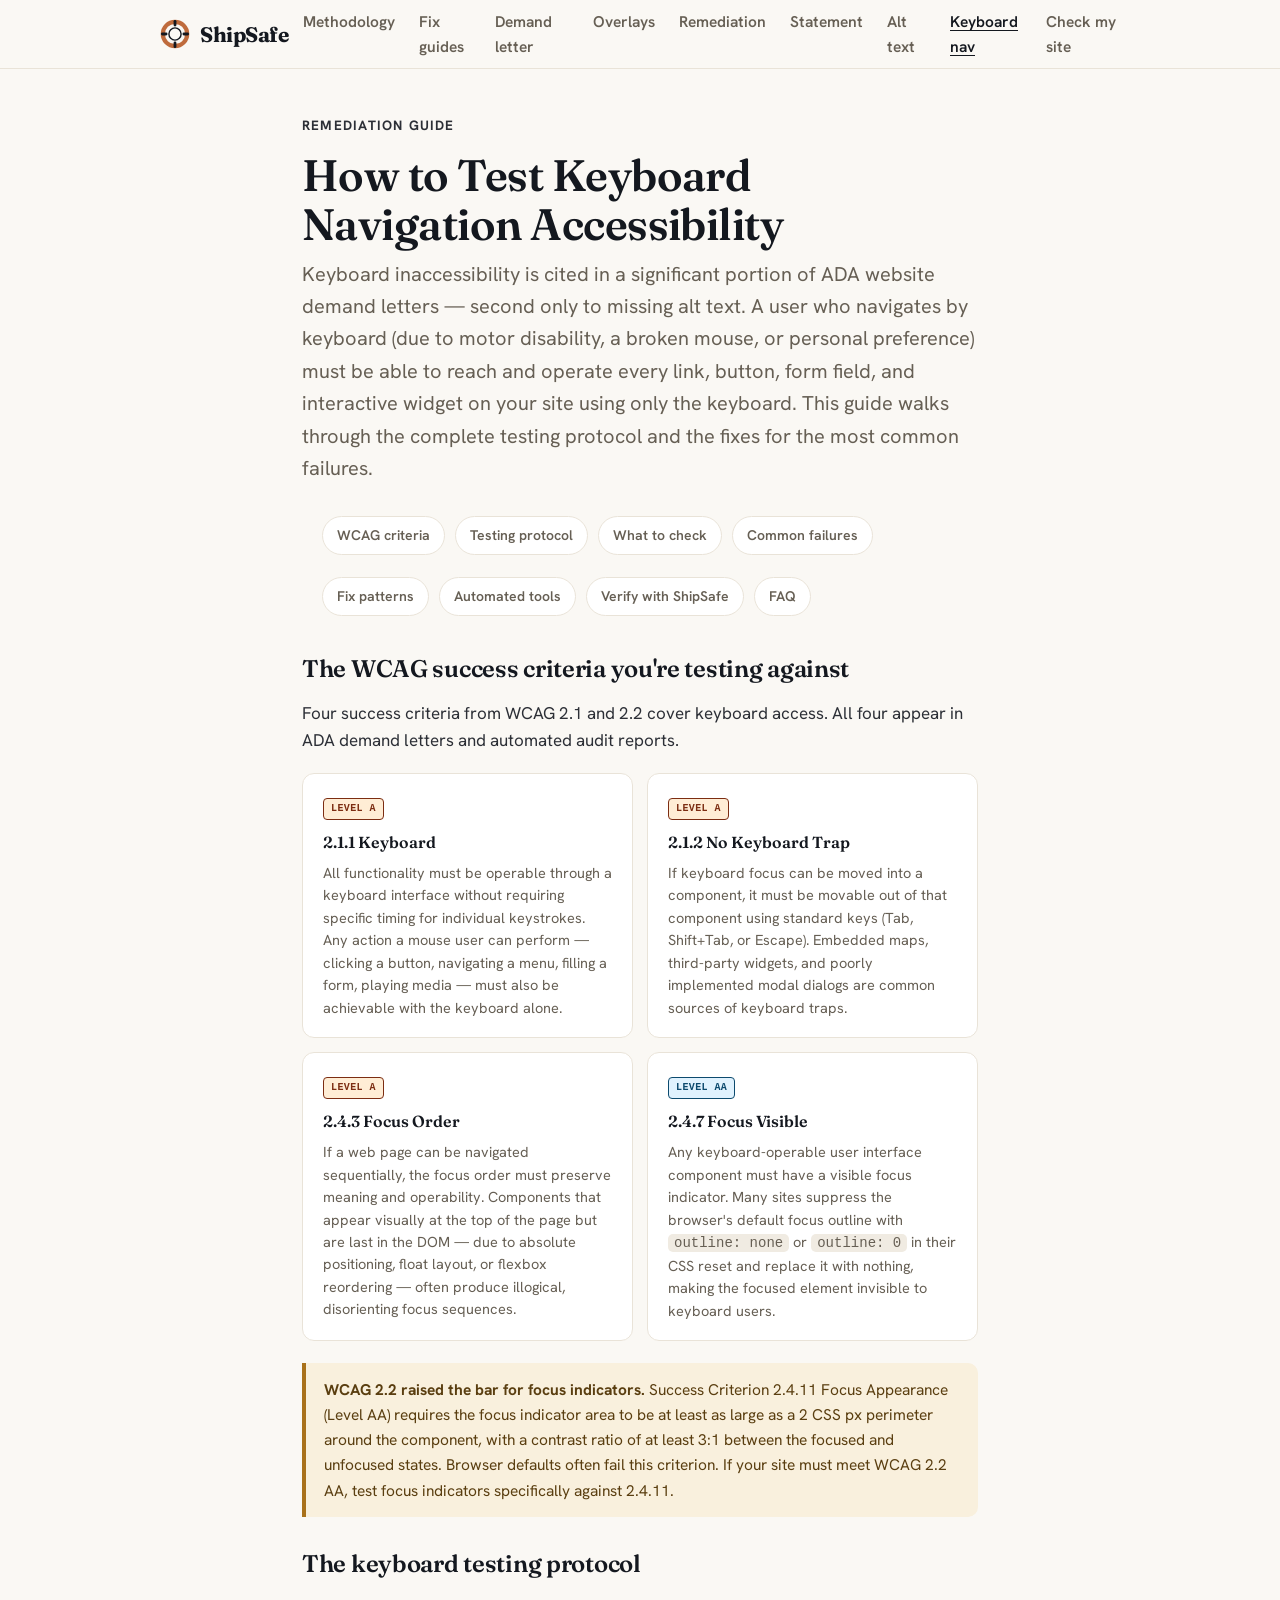
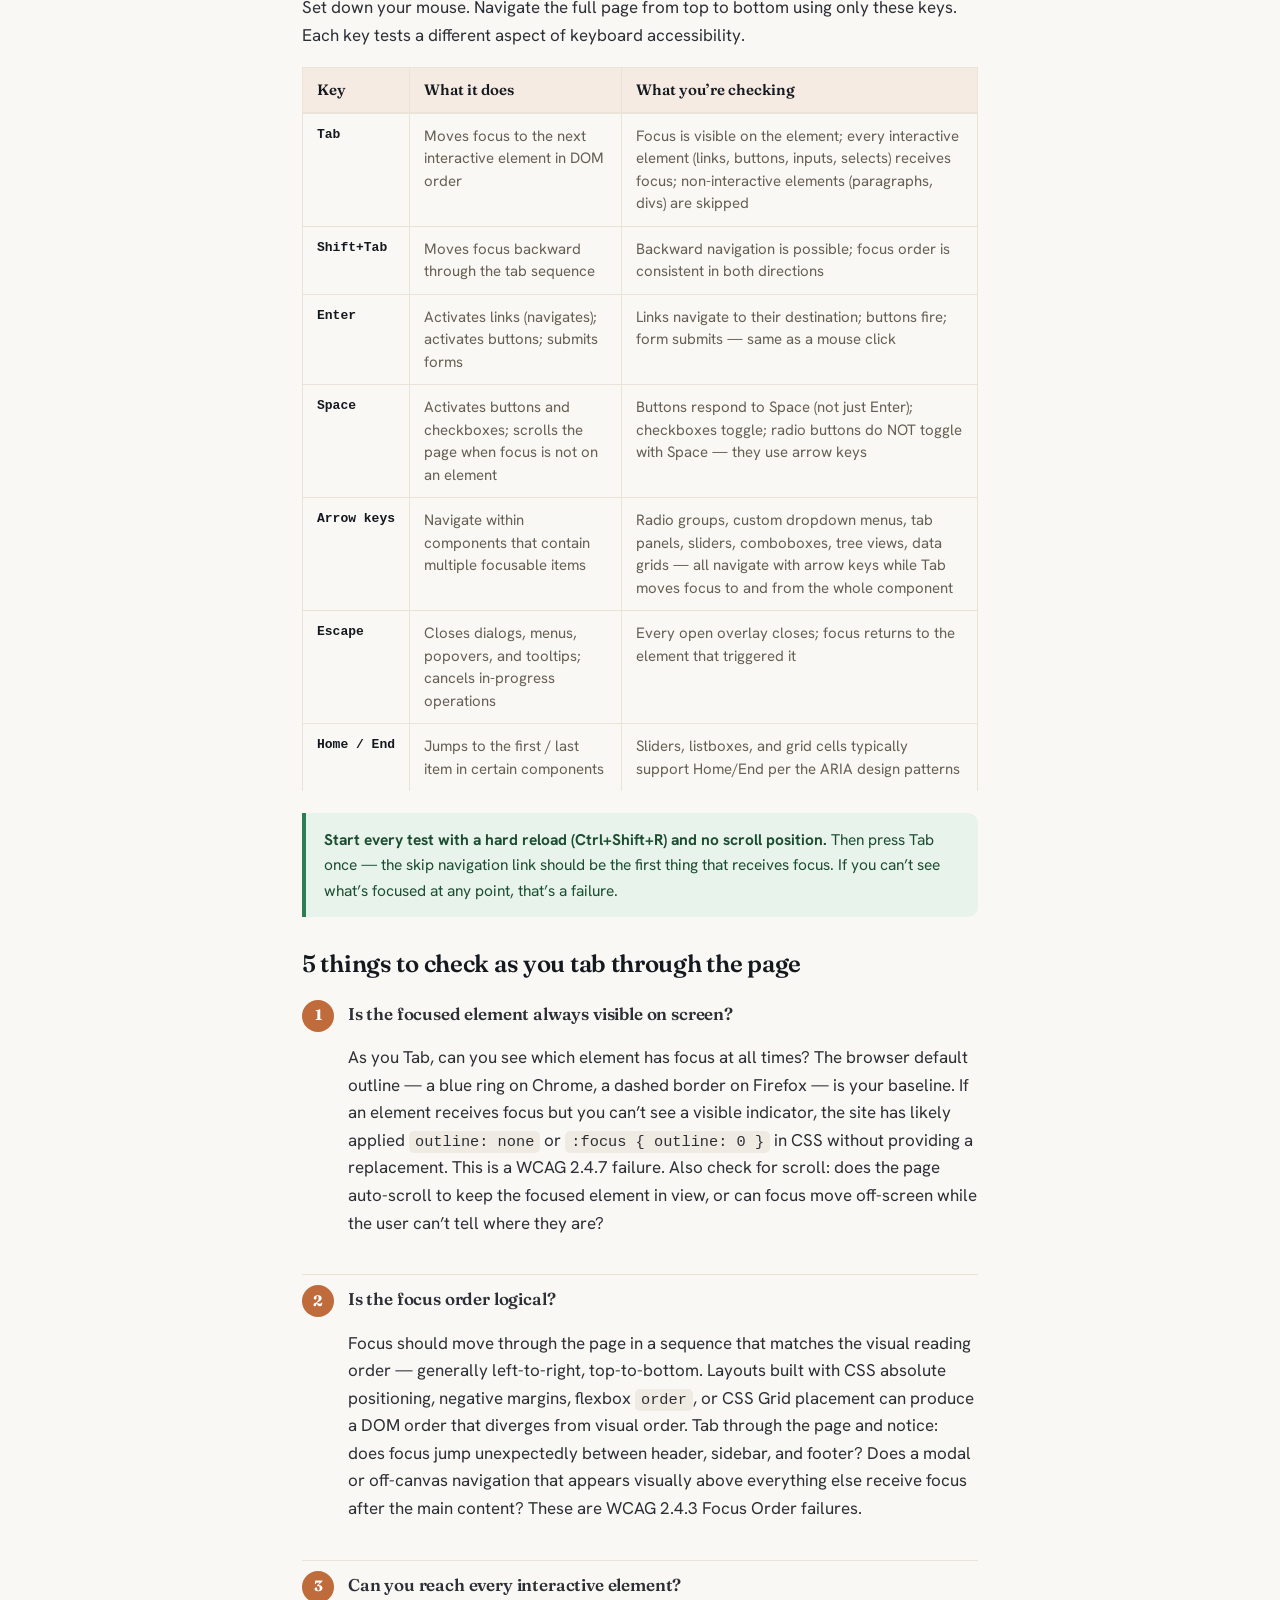
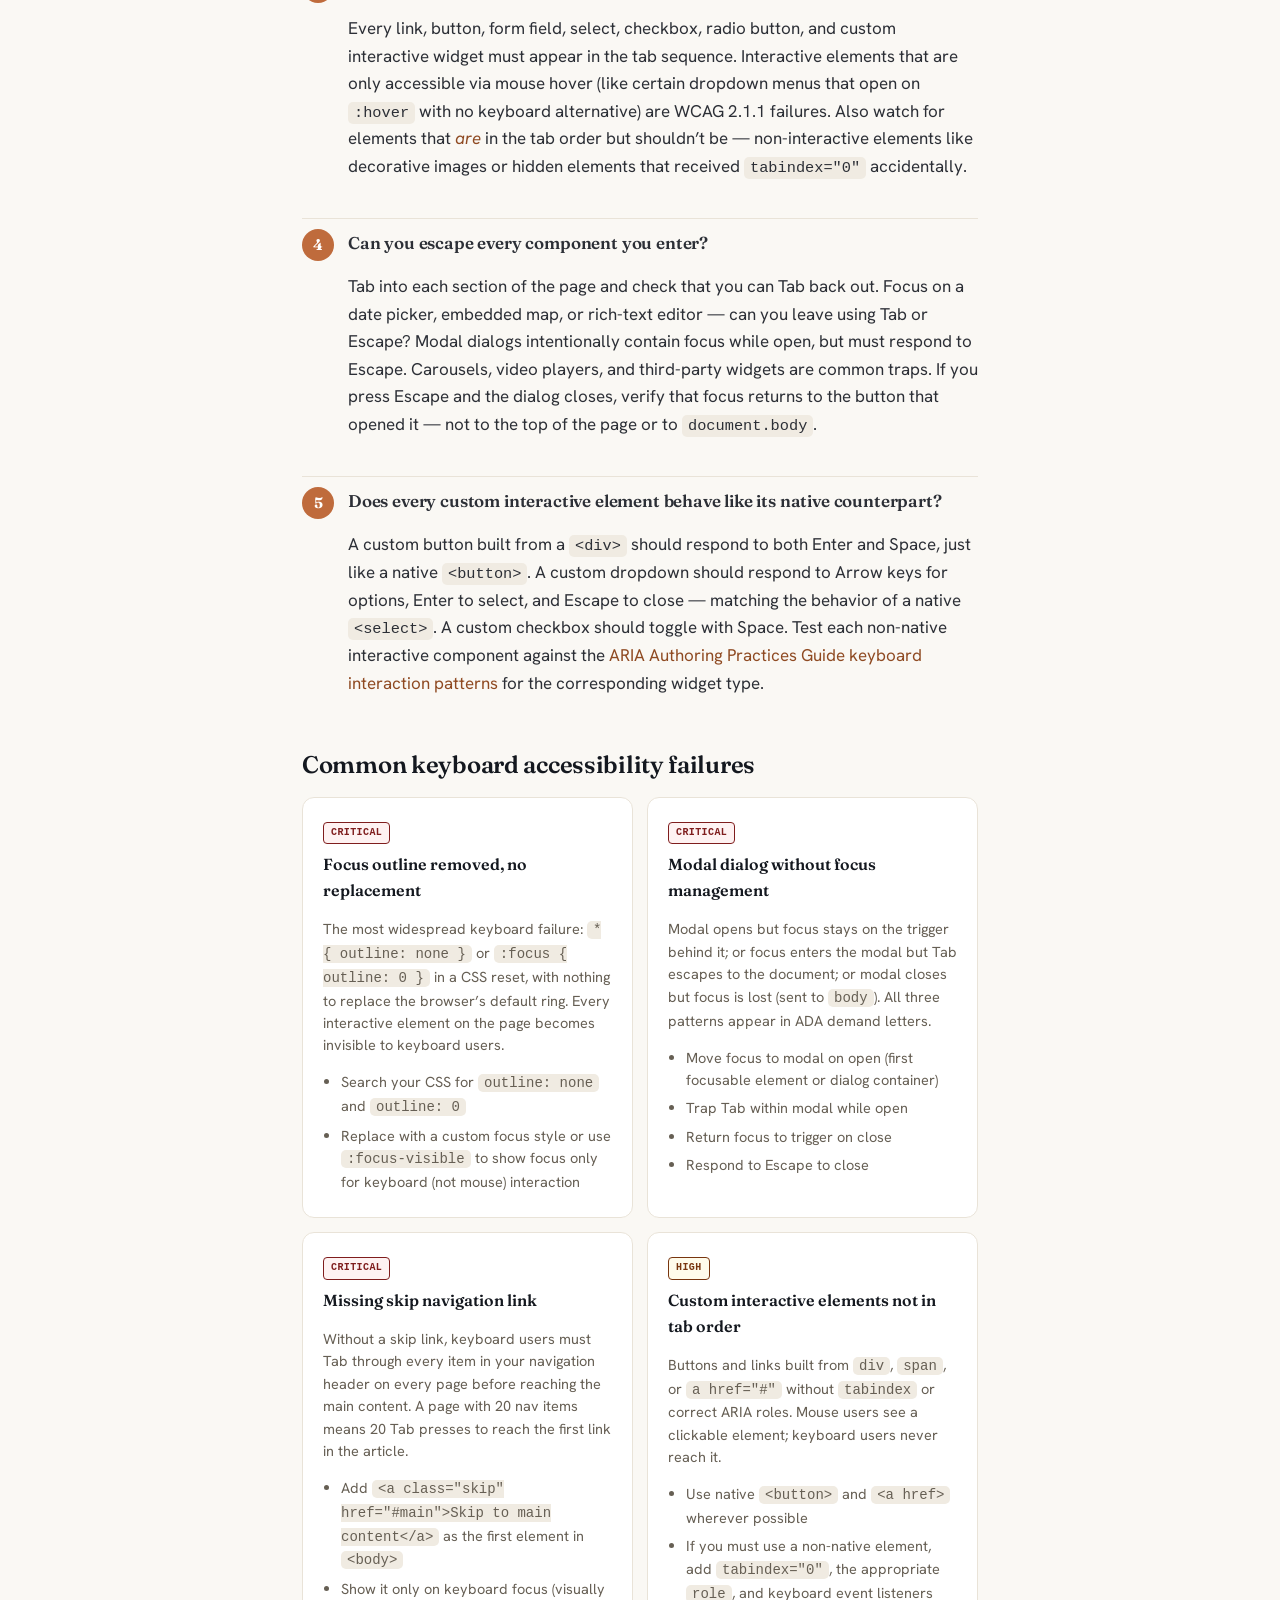
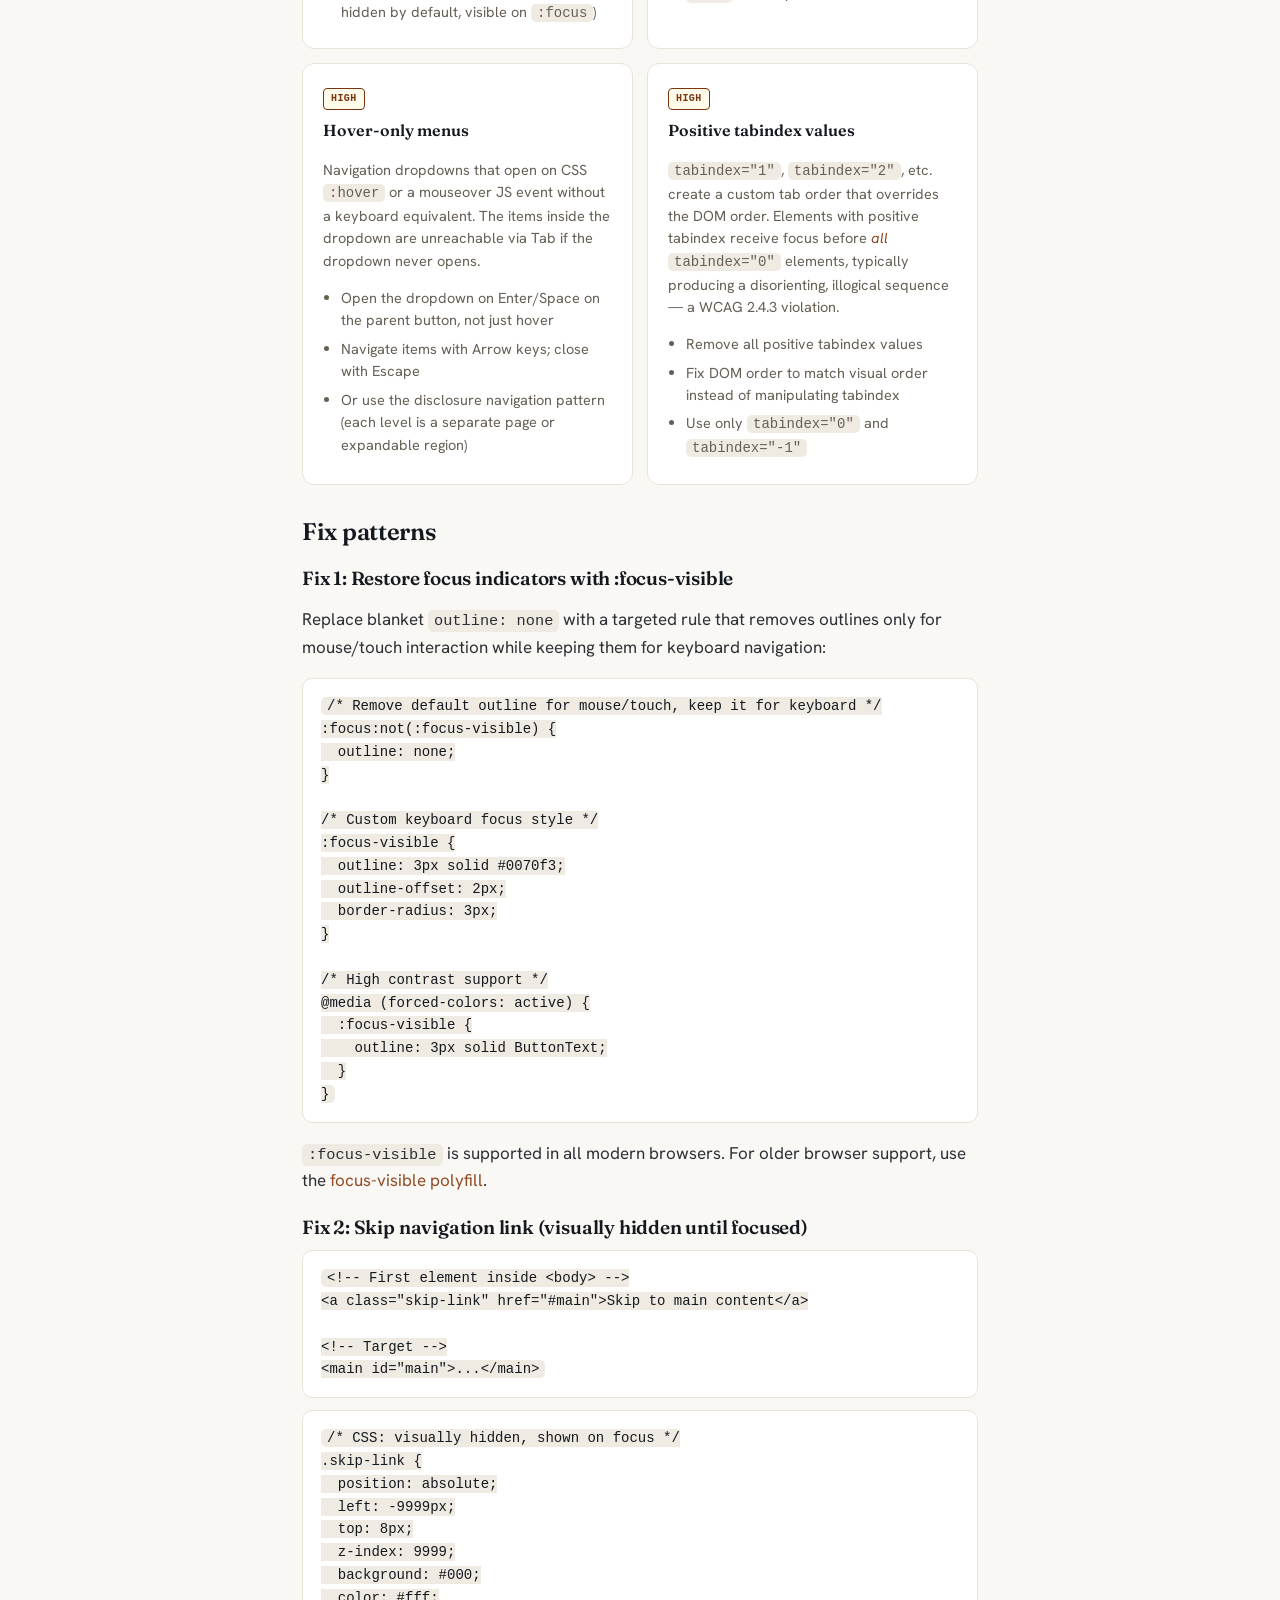
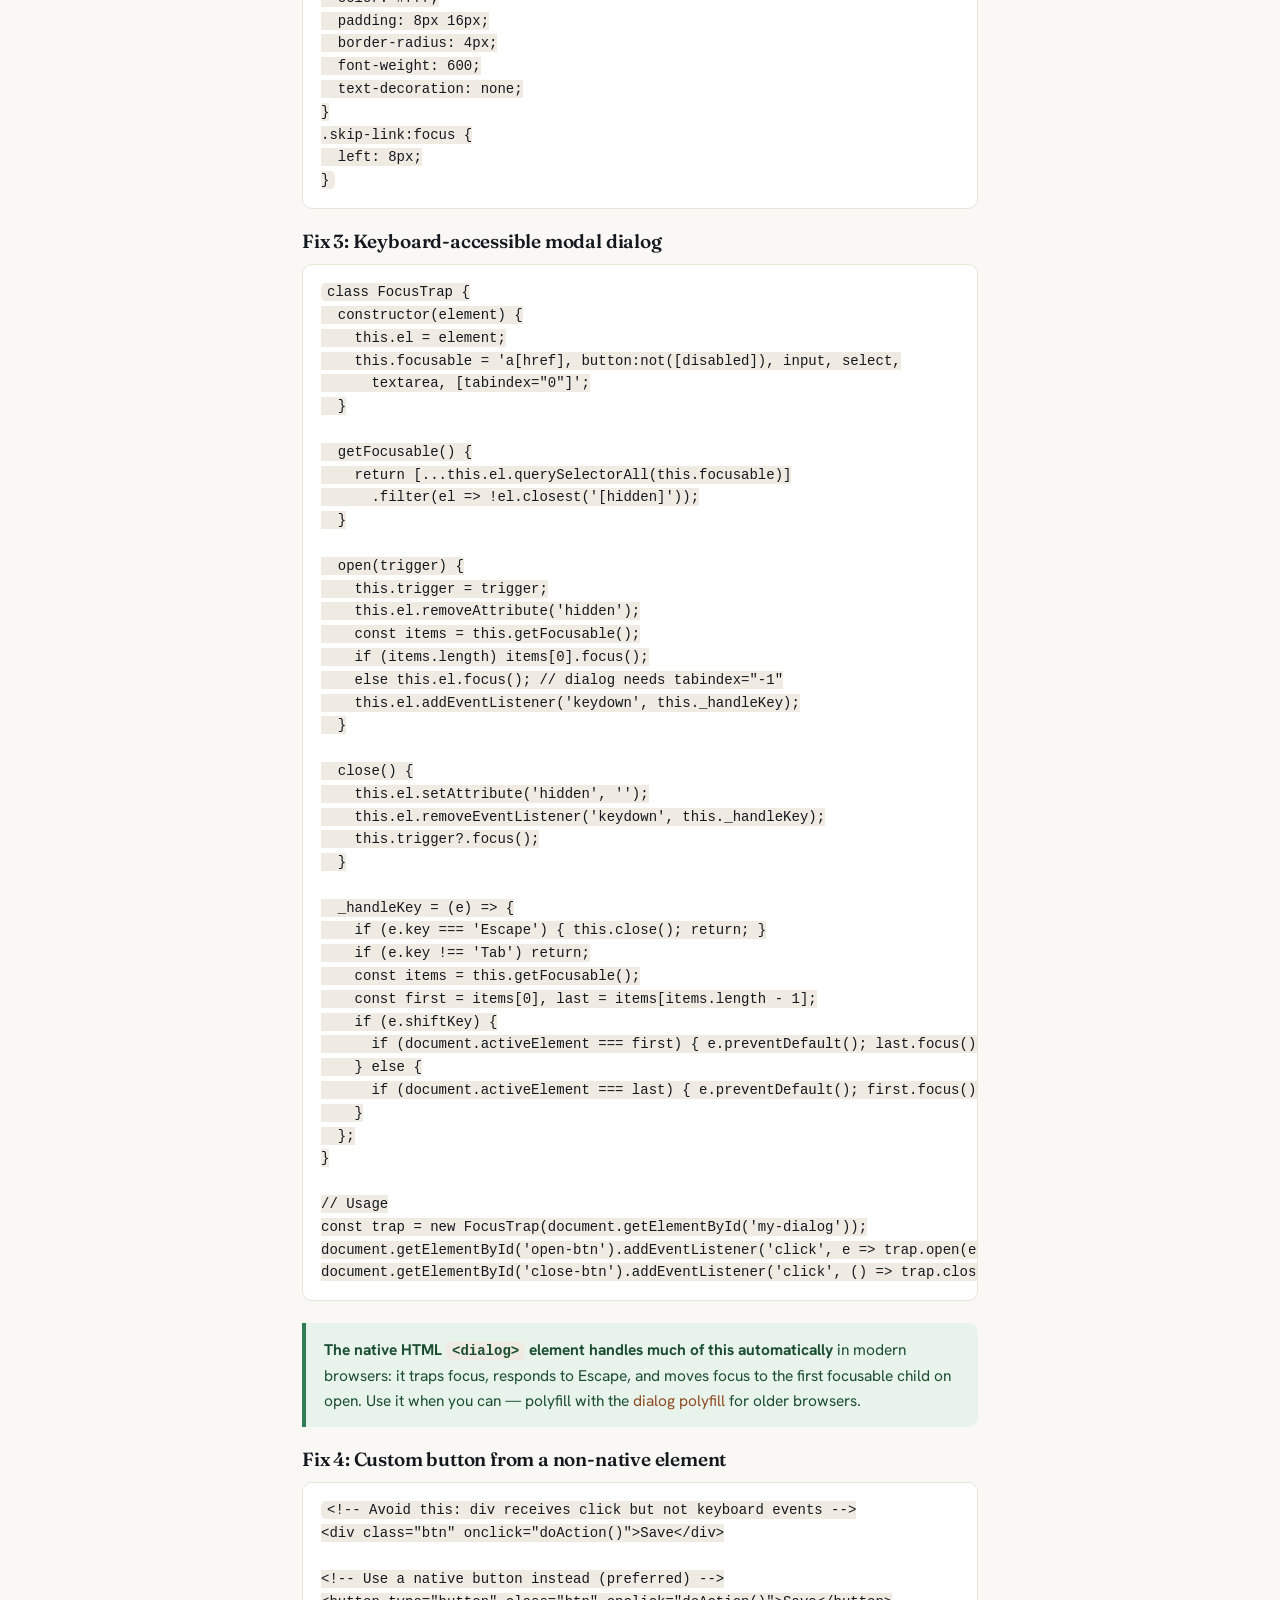
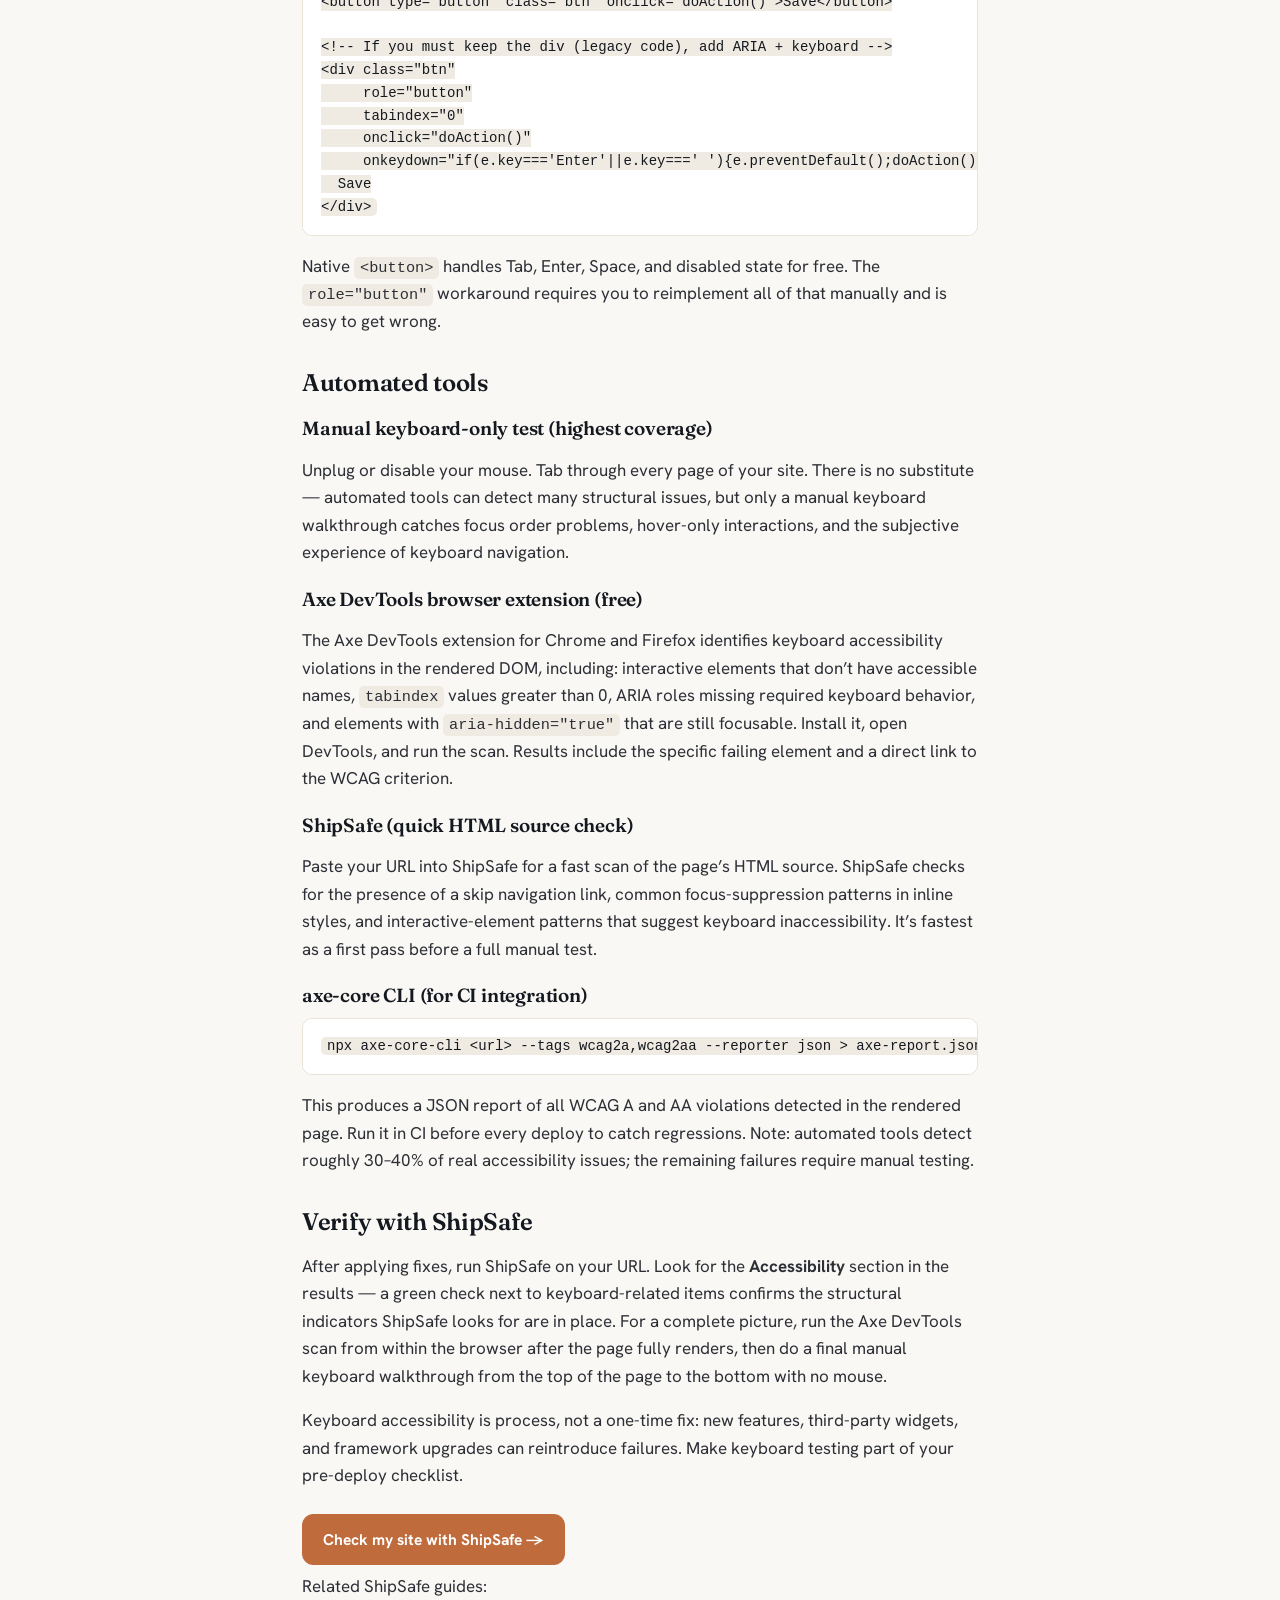
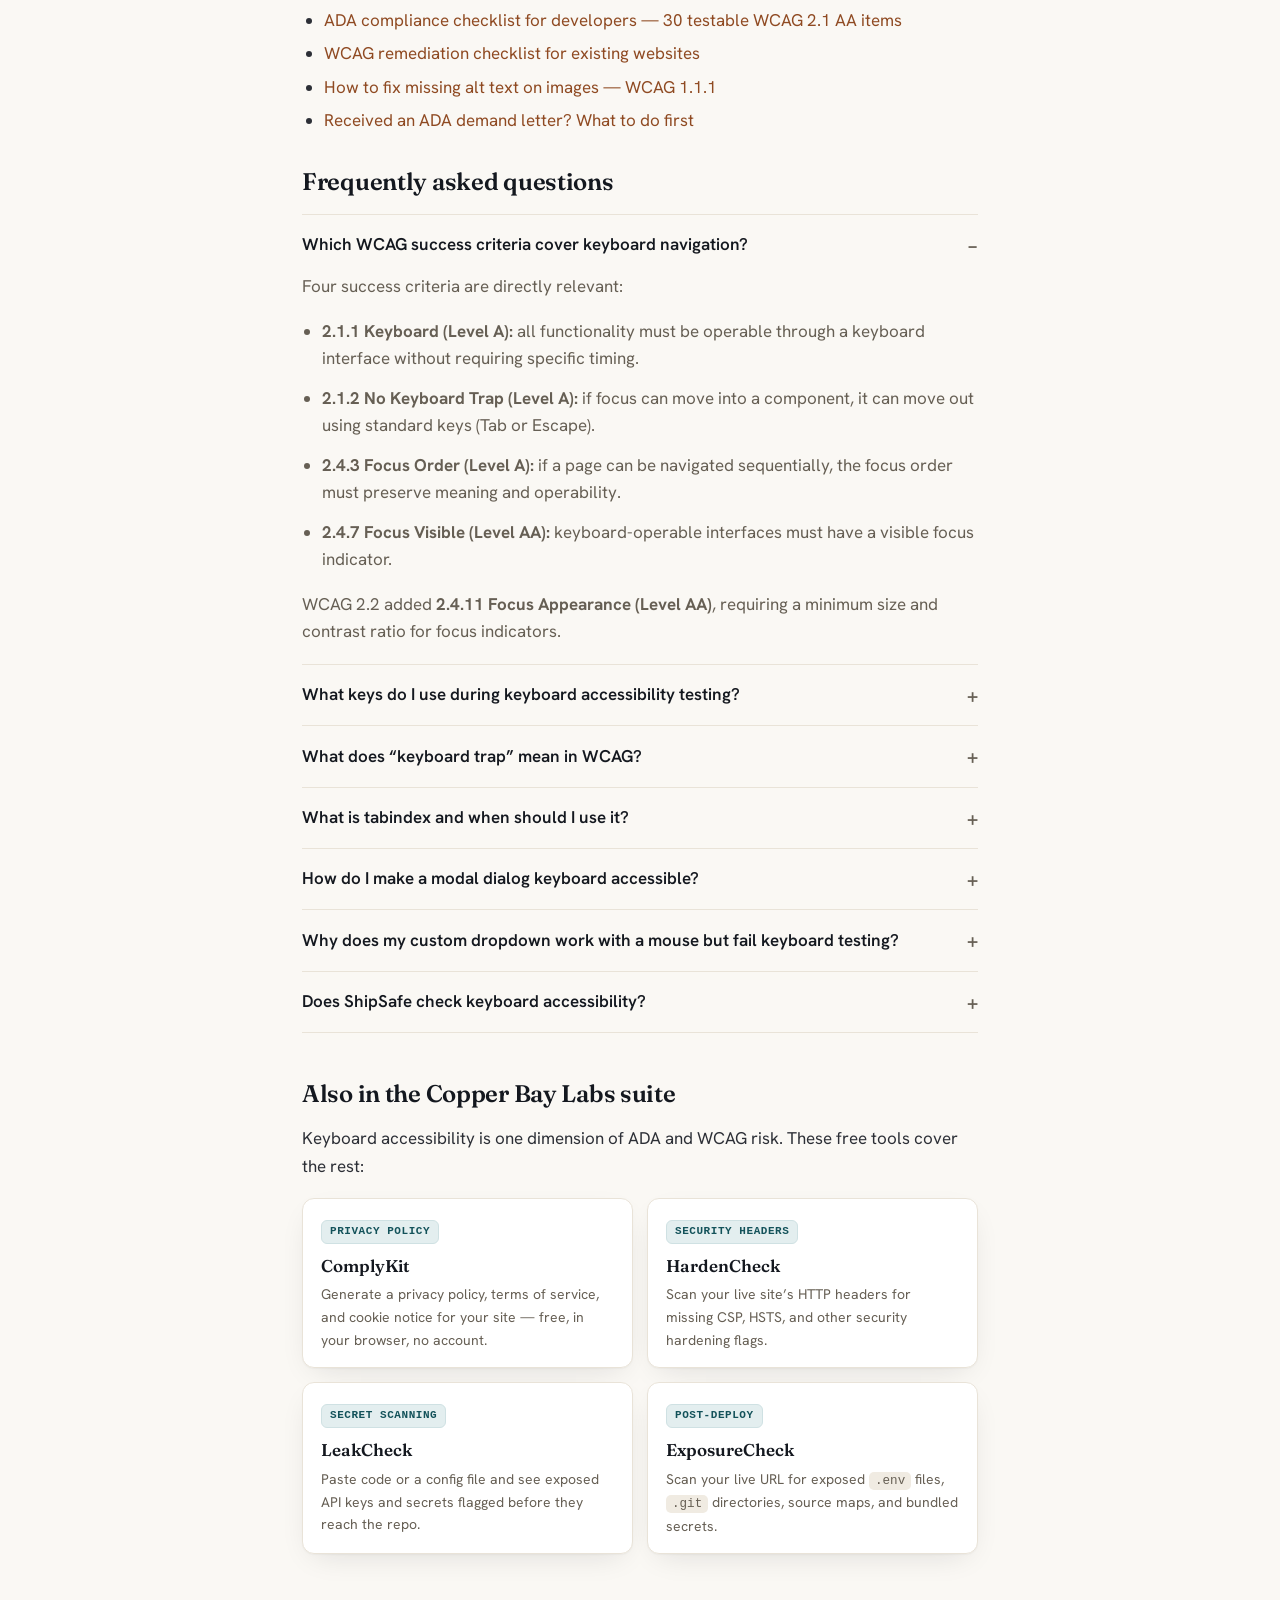
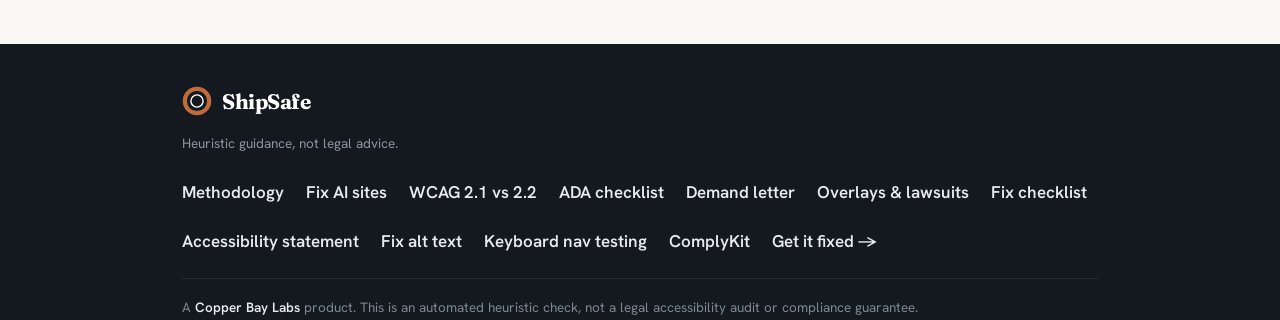
<file: guides/keyboard-navigation-accessibility-testing.html>
<!doctype html>
<html lang="en">
<head>
<meta charset="utf-8">
<meta name="viewport" content="width=device-width, initial-scale=1">
<title>How to Test Keyboard Navigation Accessibility — WCAG 2.1.1 Guide</title>
<meta name="description" content="Step-by-step keyboard accessibility testing: the full protocol (Tab, Shift+Tab, Enter, Space, Escape), what to check for, common failures in modals and dropdowns, fix patterns, and tools. WCAG 2.1.1, 2.4.3, 2.4.7.">
<link rel="canonical" href="https://labs.copperbaytech.com/shipsafe/guides/keyboard-navigation-accessibility-testing.html">
<meta property="og:type" content="article">
<meta property="og:site_name" content="ShipSafe">
<meta property="og:title" content="How to Test Keyboard Navigation Accessibility — WCAG 2.1.1 Guide">
<meta property="og:description" content="Tab through your site before it becomes an ADA lawsuit. The keyboard testing protocol every developer should know: which keys, what to look for, and how to fix the most common failures.">
<meta property="og:url" content="https://labs.copperbaytech.com/shipsafe/guides/keyboard-navigation-accessibility-testing.html">
<meta property="og:image" content="https://labs.copperbaytech.com/shipsafe/og-image.png">
<meta property="og:image:width" content="1200">
<meta property="og:image:height" content="630">
<meta name="twitter:card" content="summary_large_image">
<meta name="theme-color" content="#faf8f4">
<link rel="icon" href="../favicon.svg" type="image/svg+xml">
<link rel="apple-touch-icon" href="../apple-touch-icon.png">
<link rel="preconnect" href="https://fonts.googleapis.com">
<link rel="preconnect" href="https://fonts.gstatic.com" crossorigin>
<link href="https://fonts.googleapis.com/css2?family=Fraunces:opsz,wght@9..144,500;9..144,600;9..144,700&family=Hanken+Grotesk:wght@400;500;600;700&display=swap" rel="stylesheet">
<script type="application/ld+json">
{"@context":"https://schema.org","@type":"TechArticle","headline":"How to Test Keyboard Navigation Accessibility — WCAG 2.1.1 Guide","description":"A step-by-step keyboard accessibility testing protocol covering WCAG 2.1.1, 2.4.3, and 2.4.7: which keys to use, what to check for, common failures in modals and custom interactive components, fix patterns, and automated tools.","author":{"@type":"Organization","name":"Copper Bay Labs","url":"https://copperbaytech.com"},"publisher":{"@type":"Organization","name":"Copper Bay Labs","url":"https://copperbaytech.com"},"datePublished":"2026-10-13","dateModified":"2026-10-13","mainEntityOfPage":"https://labs.copperbaytech.com/shipsafe/guides/keyboard-navigation-accessibility-testing.html","mainEntity":{"@type":"FAQPage","mainEntity":[{"@type":"Question","name":"Which WCAG success criteria cover keyboard navigation?","acceptedAnswer":{"@type":"Answer","text":"Four WCAG success criteria are directly relevant. 2.1.1 Keyboard (Level A): all functionality must be operable through a keyboard without requiring specific timing. 2.1.2 No Keyboard Trap (Level A): if keyboard focus can move into a component, it can move out using standard keys (Tab or Escape). 2.4.3 Focus Order (Level A): if a page can be navigated sequentially, the focus order must preserve meaning and operability. 2.4.7 Focus Visible (Level AA): any keyboard-operable interface must have a visible focus indicator. WCAG 2.2 added 2.4.11 Focus Appearance (Level AA), requiring a minimum size and contrast ratio for focus indicators."}},{"@type":"Question","name":"What keys do I use during keyboard accessibility testing?","acceptedAnswer":{"@type":"Answer","text":"Tab moves focus to the next interactive element; Shift+Tab moves it backward. Enter activates links and buttons and submits forms. Space activates buttons and checkboxes (and scrolls the page when focus is not on an interactive element). Arrow keys navigate within components — menu items, radio groups, tab panels, sliders, listboxes. Escape closes modals, dialogs, and popovers, and cancels in-progress operations. Home and End jump to the first and last item in some components. Testing keyboard accessibility means using only these keys — no mouse — from the top of the page to the bottom."}},{"@type":"Question","name":"What does 'keyboard trap' mean in WCAG?","acceptedAnswer":{"@type":"Answer","text":"A keyboard trap (WCAG 2.1.2) occurs when a user navigates into a component with the keyboard but cannot exit using standard keys. The classic example is an embedded map, PDF viewer, or iframe where Tab enters an area the user cannot leave. Modal dialogs intentionally trap focus (so the user can't Tab behind the modal) but must allow Escape as an exit and return focus to the trigger on close. The distinction is between an intentional, documented trap inside a dialog versus an unintentional one with no way out."}},{"@type":"Question","name":"What is tabindex and when should I use it?","acceptedAnswer":{"@type":"Answer","text":"tabindex controls whether an element receives keyboard focus and in what order. tabindex=\"0\" adds an element to the natural tab order — use it on custom interactive elements like div-based buttons. tabindex=\"-1\" makes an element programmatically focusable (via element.focus()) without adding it to the tab order — use it on dialog containers and error summaries that should receive focus programmatically. Positive tabindex values (tabindex=\"1\", tabindex=\"2\") create a custom tab order that almost always breaks WCAG 2.4.3 Focus Order by taking precedence over the natural DOM order. Use only 0 and -1."}},{"@type":"Question","name":"How do I make a modal dialog keyboard accessible?","acceptedAnswer":{"@type":"Answer","text":"A keyboard-accessible modal requires four things: (1) Move focus into the modal when it opens — to the first focusable element or the dialog container itself. (2) Trap focus inside while the modal is open — Tab should cycle only through elements within the modal. (3) Close on Escape. (4) Return focus to the trigger element when the modal closes. Add role=\"dialog\" and aria-modal=\"true\" to the container, and aria-labelledby pointing to the dialog heading. The native HTML dialog element handles most of this automatically in modern browsers."}},{"@type":"Question","name":"Why does my custom dropdown work with a mouse but fail keyboard testing?","acceptedAnswer":{"@type":"Answer","text":"Custom dropdowns built from div and span elements receive mouse click events but are not in the tab order and don't respond to keyboard events by default. For keyboard access, the trigger needs tabindex=\"0\" (or should be a button), appropriate ARIA role, keyboard event listeners for Enter and Space to toggle open, Arrow keys to navigate between options, Escape to close, and focus management to return to the trigger on close. The native HTML select element is keyboard-accessible across all browsers without any extra code — use it for simple selection controls."}},{"@type":"Question","name":"Does ShipSafe check keyboard accessibility?","acceptedAnswer":{"@type":"Answer","text":"ShipSafe scans the page's HTML source for patterns commonly associated with keyboard accessibility failures: missing skip links, interactive-looking elements that lack keyboard support in their markup, and inline styles that suppress focus outlines. It is a fast heuristic check, not a full manual test. For comprehensive keyboard testing, combine ShipSafe with a manual keyboard walkthrough (Tab through the full page without a mouse) and the free Axe DevTools browser extension, which can detect failures in the rendered DOM including JavaScript-rendered components."}}]}}
</script>
<link rel="stylesheet" href="../styles.css?v=7">
<style>
  .doc .lede{font-size:clamp(17px,2.3vw,20px);color:var(--muted)}
  .doc h2{scroll-margin-top:80px}
  .doc h3{font-family:"Fraunces",Georgia,serif;font-weight:600;font-size:19px;margin:22px 0 6px;letter-spacing:-.01em}
  .toc{display:flex;flex-wrap:wrap;gap:10px;margin:22px 0 6px;padding:0;list-style:none}
  .toc a{display:inline-block;background:var(--surface);border:1px solid var(--line);border-radius:999px;padding:7px 14px;font-size:14px;font-weight:600;color:var(--muted)}
  .toc a:hover{border-color:var(--bay);color:var(--ink);text-decoration:none}
  .callout{background:var(--warn-bg);border-left:4px solid var(--warn);border-radius:0 10px 10px 0;padding:14px 18px;margin:22px 0;font-size:15.5px;color:#5a3e10}
  .callout.tip{background:var(--pass-bg);border-left-color:var(--pass);color:#1b4d30}
  .callout.danger{background:#fef2f2;border-left-color:#ef4444;color:#7f1d1d}
  .doc code.inline{font-family:ui-monospace,Menlo,Consolas,monospace;font-size:.9em;background:var(--line-2,#f0ebe2);padding:2px 6px;border-radius:5px}
  pre{background:var(--surface);border:1px solid var(--line);border-radius:10px;padding:16px 18px;overflow-x:auto;font-family:ui-monospace,Menlo,Consolas,monospace;font-size:13px;line-height:1.6;margin:12px 0}
  pre code{background:none;padding:0;font-size:inherit}
  .wcag-grid{display:grid;grid-template-columns:repeat(auto-fit,minmax(240px,1fr));gap:14px;margin:18px 0}
  .wcag-card{background:var(--surface);border:1px solid var(--line);border-radius:12px;padding:18px 20px}
  .wcag-card .badge{display:inline-flex;align-items:center;gap:5px;font-family:ui-monospace,Menlo,Consolas,monospace;font-size:10px;font-weight:700;letter-spacing:.04em;text-transform:uppercase;border-radius:4px;padding:2px 7px;margin-bottom:10px;border:1px solid}
  .badge-a{color:#7c2d12;background:#ffedd5;border-color:#fdba74}
  .badge-aa{color:#0c4a6e;background:#e0f2fe;border-color:#7dd3fc}
  .wcag-card h4{font-family:"Fraunces",serif;font-weight:600;font-size:16px;margin:0 0 6px;color:var(--ink)}
  .wcag-card p{margin:0;font-size:14.5px;color:var(--muted);line-height:1.55}
  .key-table{width:100%;border-collapse:collapse;margin:18px 0;font-size:14.5px}
  .key-table th{text-align:left;padding:10px 14px;border-bottom:2px solid var(--line);font-family:"Fraunces",serif;font-weight:600;color:var(--ink);font-size:15px}
  .key-table td{padding:11px 14px;border-bottom:1px solid var(--line);vertical-align:top;color:var(--muted);line-height:1.5}
  .key-table tr:last-child td{border-bottom:none}
  .key-table td:first-child{font-family:ui-monospace,Menlo,Consolas,monospace;color:var(--ink);font-weight:600;white-space:nowrap;font-size:13px}
  .check-list{margin:18px 0;padding:0;list-style:none;counter-reset:chk}
  .check-list>li{position:relative;padding:4px 0 20px 46px;counter-increment:chk;border-bottom:1px solid var(--line)}
  .check-list>li:last-child{border-bottom:none;padding-bottom:4px}
  .check-list>li::before{content:counter(chk);position:absolute;left:0;top:4px;width:32px;height:32px;border-radius:50%;background:var(--copper);color:#fff;font-weight:700;font-size:15px;display:flex;align-items:center;justify-content:center;font-family:"Fraunces",serif}
  .check-list>li strong.rule-title{display:block;font-family:"Fraunces",Georgia,serif;font-weight:600;font-size:17px;letter-spacing:-.01em;margin-bottom:4px}
  .failure-grid{display:grid;grid-template-columns:repeat(auto-fit,minmax(260px,1fr));gap:14px;margin:18px 0}
  .failure-card{background:var(--surface);border:1px solid var(--line);border-radius:12px;padding:18px 20px}
  .failure-card .sev{display:inline-flex;align-items:center;gap:4px;font-family:ui-monospace,Menlo,Consolas,monospace;font-size:10px;font-weight:700;letter-spacing:.04em;text-transform:uppercase;border-radius:4px;padding:2px 7px;margin-bottom:8px;border:1px solid}
  .sev-crit{color:#7f1d1d;background:#fef2f2;border-color:#fca5a5}
  .sev-high{color:#78350f;background:#fffbeb;border-color:#fcd34d}
  .failure-card h4{font-family:"Fraunces",serif;font-weight:600;font-size:16px;margin:0 0 6px;color:var(--ink)}
  .failure-card p,.failure-card li{font-size:14.5px;color:var(--muted);line-height:1.55}
  .failure-card ul{margin:4px 0 0;padding-left:18px}
  .suite{display:grid;grid-template-columns:repeat(auto-fit,minmax(220px,1fr));gap:14px;margin:18px 0 6px}
  .suite a{display:block;background:var(--surface);border:1px solid var(--line);border-radius:12px;padding:16px 18px;box-shadow:var(--shadow);transition:box-shadow .15s,transform .15s,border-color .15s}
  .suite a:hover{text-decoration:none;box-shadow:var(--shadow-lift);transform:translateY(-2px);border-color:var(--line-2)}
  .suite .s-name{font-family:"Fraunces",serif;font-weight:600;font-size:17px;color:var(--ink);display:block;margin:0 0 4px}
  .suite p{color:var(--muted);font-size:14px;margin:0}
  .suite .s-tag{display:inline-block;margin-bottom:8px;font-family:ui-monospace,Menlo,Consolas,monospace;font-size:11px;font-weight:700;letter-spacing:.05em;text-transform:uppercase;color:var(--bay);background:var(--bay-tint,#e3eeef);border:1px solid #cfe1e3;border-radius:6px;padding:2px 8px}
  .faq-section{margin:18px 0}
  .faq-section details{border-bottom:1px solid var(--line);padding:14px 0}
  .faq-section details:first-child{border-top:1px solid var(--line)}
  .faq-section summary{font-weight:600;cursor:pointer;list-style:none;display:flex;justify-content:space-between;align-items:center;gap:12px}
  .faq-section summary::-webkit-details-marker{display:none}
  .faq-section summary::after{content:"+";font-size:20px;color:var(--muted);flex-shrink:0}
  .faq-section details[open] summary::after{content:"\2212"}
  .faq-section details p,.faq-section details li{margin:12px 0 4px;color:var(--muted)}
  .faq-section details ul{padding-left:20px}
</style>
</head>
<body>
<a class="skip" href="#main">Skip to main content</a>

<header class="masthead" role="banner">
  <div class="wrap hdr-bar">
    <a class="brand" href="../" aria-label="ShipSafe — go to homepage">
      <svg class="mark" viewBox="0 0 64 64" aria-hidden="true" focusable="false"><circle cx="32" cy="32" r="26" fill="none" stroke="var(--copper)" stroke-width="9"/><circle cx="32" cy="32" r="13" fill="none" stroke="var(--ink)" stroke-width="3"/><g fill="var(--ink)"><rect x="29" y="2" width="6" height="14" rx="3"/><rect x="29" y="48" width="6" height="14" rx="3"/><rect x="2" y="29" width="14" height="6" rx="3"/><rect x="48" y="29" width="14" height="6" rx="3"/></g></svg>
      <span class="wordmark">ShipSafe</span>
    </a>
    <nav class="nav" aria-label="Primary navigation">
      <a href="../methodology.html">Methodology</a>
      <a href="wcag-compliance-ai-generated-sites.html">Fix guides</a>
      <a href="ada-demand-letter-response.html">Demand letter</a>
      <a href="accessibility-overlay-ada-lawsuit.html">Overlays</a>
      <a href="wcag-remediation-checklist-existing-website.html">Remediation</a>
      <a href="accessibility-statement-template.html">Statement</a>
      <a href="fix-missing-alt-text-wcag-1-1-1.html">Alt text</a>
      <a href="keyboard-navigation-accessibility-testing.html" aria-current="page">Keyboard nav</a>
      <a href="../">Check my site</a>
    </nav>
  </div>
</header>

<main id="main">
<article class="doc">
  <div class="wrap narrow">
    <p class="eyebrow" style="text-align:left">Remediation guide</p>
    <h1>How to Test Keyboard Navigation Accessibility</h1>
    <p class="lede">Keyboard inaccessibility is cited in a significant portion of ADA website demand letters — second only to missing alt text. A user who navigates by keyboard (due to motor disability, a broken mouse, or personal preference) must be able to reach and operate every link, button, form field, and interactive widget on your site using only the keyboard. This guide walks through the complete testing protocol and the fixes for the most common failures.</p>

    <ul class="toc" aria-label="On this page">
      <li><a href="#wcag-criteria">WCAG criteria</a></li>
      <li><a href="#protocol">Testing protocol</a></li>
      <li><a href="#checklist">What to check</a></li>
      <li><a href="#failures">Common failures</a></li>
      <li><a href="#fixes">Fix patterns</a></li>
      <li><a href="#tools">Automated tools</a></li>
      <li><a href="#verify">Verify with ShipSafe</a></li>
      <li><a href="#faq">FAQ</a></li>
    </ul>

    <h2 id="wcag-criteria">The WCAG success criteria you're testing against</h2>
    <p>Four success criteria from WCAG 2.1 and 2.2 cover keyboard access. All four appear in ADA demand letters and automated audit reports.</p>

    <div class="wcag-grid">
      <div class="wcag-card">
        <span class="badge badge-a">Level A</span>
        <h4>2.1.1 Keyboard</h4>
        <p>All functionality must be operable through a keyboard interface without requiring specific timing for individual keystrokes. Any action a mouse user can perform — clicking a button, navigating a menu, filling a form, playing media — must also be achievable with the keyboard alone.</p>
      </div>
      <div class="wcag-card">
        <span class="badge badge-a">Level A</span>
        <h4>2.1.2 No Keyboard Trap</h4>
        <p>If keyboard focus can be moved into a component, it must be movable out of that component using standard keys (Tab, Shift+Tab, or Escape). Embedded maps, third-party widgets, and poorly implemented modal dialogs are common sources of keyboard traps.</p>
      </div>
      <div class="wcag-card">
        <span class="badge badge-a">Level A</span>
        <h4>2.4.3 Focus Order</h4>
        <p>If a web page can be navigated sequentially, the focus order must preserve meaning and operability. Components that appear visually at the top of the page but are last in the DOM — due to absolute positioning, float layout, or flexbox reordering — often produce illogical, disorienting focus sequences.</p>
      </div>
      <div class="wcag-card">
        <span class="badge badge-aa">Level AA</span>
        <h4>2.4.7 Focus Visible</h4>
        <p>Any keyboard-operable user interface component must have a visible focus indicator. Many sites suppress the browser's default focus outline with <code>outline: none</code> or <code>outline: 0</code> in their CSS reset and replace it with nothing, making the focused element invisible to keyboard users.</p>
      </div>
    </div>

    <div class="callout">
      <strong>WCAG 2.2 raised the bar for focus indicators.</strong> Success Criterion 2.4.11 Focus Appearance (Level AA) requires the focus indicator area to be at least as large as a 2&nbsp;CSS&nbsp;px perimeter around the component, with a contrast ratio of at least 3:1 between the focused and unfocused states. Browser defaults often fail this criterion. If your site must meet WCAG 2.2 AA, test focus indicators specifically against 2.4.11.
    </div>

    <h2 id="protocol">The keyboard testing protocol</h2>
    <p>Set down your mouse. Navigate the full page from top to bottom using only these keys. Each key tests a different aspect of keyboard accessibility.</p>

    <table class="key-table">
      <thead>
        <tr>
          <th>Key</th>
          <th>What it does</th>
          <th>What you&#8217;re checking</th>
        </tr>
      </thead>
      <tbody>
        <tr>
          <td>Tab</td>
          <td>Moves focus to the next interactive element in DOM order</td>
          <td>Focus is visible on the element; every interactive element (links, buttons, inputs, selects) receives focus; non-interactive elements (paragraphs, divs) are skipped</td>
        </tr>
        <tr>
          <td>Shift+Tab</td>
          <td>Moves focus backward through the tab sequence</td>
          <td>Backward navigation is possible; focus order is consistent in both directions</td>
        </tr>
        <tr>
          <td>Enter</td>
          <td>Activates links (navigates); activates buttons; submits forms</td>
          <td>Links navigate to their destination; buttons fire; form submits — same as a mouse click</td>
        </tr>
        <tr>
          <td>Space</td>
          <td>Activates buttons and checkboxes; scrolls the page when focus is not on an element</td>
          <td>Buttons respond to Space (not just Enter); checkboxes toggle; radio buttons do NOT toggle with Space — they use arrow keys</td>
        </tr>
        <tr>
          <td>Arrow keys</td>
          <td>Navigate within components that contain multiple focusable items</td>
          <td>Radio groups, custom dropdown menus, tab panels, sliders, comboboxes, tree views, data grids — all navigate with arrow keys while Tab moves focus to and from the whole component</td>
        </tr>
        <tr>
          <td>Escape</td>
          <td>Closes dialogs, menus, popovers, and tooltips; cancels in-progress operations</td>
          <td>Every open overlay closes; focus returns to the element that triggered it</td>
        </tr>
        <tr>
          <td>Home / End</td>
          <td>Jumps to the first / last item in certain components</td>
          <td>Sliders, listboxes, and grid cells typically support Home/End per the ARIA design patterns</td>
        </tr>
      </tbody>
    </table>

    <div class="callout tip">
      <strong>Start every test with a hard reload (Ctrl+Shift+R) and no scroll position.</strong> Then press Tab once — the skip navigation link should be the first thing that receives focus. If you can&#8217;t see what&#8217;s focused at any point, that&#8217;s a failure.
    </div>

    <h2 id="checklist">5 things to check as you tab through the page</h2>

    <ol class="check-list">
      <li>
        <strong class="rule-title">Is the focused element always visible on screen?</strong>
        <p>As you Tab, can you see which element has focus at all times? The browser default outline — a blue ring on Chrome, a dashed border on Firefox — is your baseline. If an element receives focus but you can&#8217;t see a visible indicator, the site has likely applied <code class="inline">outline: none</code> or <code class="inline">:focus { outline: 0 }</code> in CSS without providing a replacement. This is a WCAG 2.4.7 failure. Also check for scroll: does the page auto-scroll to keep the focused element in view, or can focus move off-screen while the user can&#8217;t tell where they are?</p>
      </li>
      <li>
        <strong class="rule-title">Is the focus order logical?</strong>
        <p>Focus should move through the page in a sequence that matches the visual reading order — generally left-to-right, top-to-bottom. Layouts built with CSS absolute positioning, negative margins, flexbox <code class="inline">order</code>, or CSS Grid placement can produce a DOM order that diverges from visual order. Tab through the page and notice: does focus jump unexpectedly between header, sidebar, and footer? Does a modal or off-canvas navigation that appears visually above everything else receive focus after the main content? These are WCAG 2.4.3 Focus Order failures.</p>
      </li>
      <li>
        <strong class="rule-title">Can you reach every interactive element?</strong>
        <p>Every link, button, form field, select, checkbox, radio button, and custom interactive widget must appear in the tab sequence. Interactive elements that are only accessible via mouse hover (like certain dropdown menus that open on <code class="inline">:hover</code> with no keyboard alternative) are WCAG 2.1.1 failures. Also watch for elements that <em>are</em> in the tab order but shouldn&#8217;t be — non-interactive elements like decorative images or hidden elements that received <code class="inline">tabindex="0"</code> accidentally.</p>
      </li>
      <li>
        <strong class="rule-title">Can you escape every component you enter?</strong>
        <p>Tab into each section of the page and check that you can Tab back out. Focus on a date picker, embedded map, or rich-text editor — can you leave using Tab or Escape? Modal dialogs intentionally contain focus while open, but must respond to Escape. Carousels, video players, and third-party widgets are common traps. If you press Escape and the dialog closes, verify that focus returns to the button that opened it — not to the top of the page or to <code class="inline">document.body</code>.</p>
      </li>
      <li>
        <strong class="rule-title">Does every custom interactive element behave like its native counterpart?</strong>
        <p>A custom button built from a <code class="inline">&lt;div&gt;</code> should respond to both Enter and Space, just like a native <code class="inline">&lt;button&gt;</code>. A custom dropdown should respond to Arrow keys for options, Enter to select, and Escape to close — matching the behavior of a native <code class="inline">&lt;select&gt;</code>. A custom checkbox should toggle with Space. Test each non-native interactive component against the <a href="https://www.w3.org/WAI/ARIA/apg/patterns/" target="_blank" rel="noopener noreferrer">ARIA Authoring Practices Guide keyboard interaction patterns<span class="sr-only"> (opens in new tab)</span></a> for the corresponding widget type.</p>
      </li>
    </ol>

    <h2 id="failures">Common keyboard accessibility failures</h2>

    <div class="failure-grid">
      <div class="failure-card">
        <span class="sev sev-crit">Critical</span>
        <h4>Focus outline removed, no replacement</h4>
        <p>The most widespread keyboard failure: <code>* { outline: none }</code> or <code>:focus { outline: 0 }</code> in a CSS reset, with nothing to replace the browser&#8217;s default ring. Every interactive element on the page becomes invisible to keyboard users.</p>
        <ul>
          <li>Search your CSS for <code>outline:&nbsp;none</code> and <code>outline:&nbsp;0</code></li>
          <li>Replace with a custom focus style or use <code>:focus-visible</code> to show focus only for keyboard (not mouse) interaction</li>
        </ul>
      </div>
      <div class="failure-card">
        <span class="sev sev-crit">Critical</span>
        <h4>Modal dialog without focus management</h4>
        <p>Modal opens but focus stays on the trigger behind it; or focus enters the modal but Tab escapes to the document; or modal closes but focus is lost (sent to <code>body</code>). All three patterns appear in ADA demand letters.</p>
        <ul>
          <li>Move focus to modal on open (first focusable element or dialog container)</li>
          <li>Trap Tab within modal while open</li>
          <li>Return focus to trigger on close</li>
          <li>Respond to Escape to close</li>
        </ul>
      </div>
      <div class="failure-card">
        <span class="sev sev-crit">Critical</span>
        <h4>Missing skip navigation link</h4>
        <p>Without a skip link, keyboard users must Tab through every item in your navigation header on every page before reaching the main content. A page with 20 nav items means 20 Tab presses to reach the first link in the article.</p>
        <ul>
          <li>Add <code>&lt;a class="skip" href="#main"&gt;Skip to main content&lt;/a&gt;</code> as the first element in <code>&lt;body&gt;</code></li>
          <li>Show it only on keyboard focus (visually hidden by default, visible on <code>:focus</code>)</li>
        </ul>
      </div>
      <div class="failure-card">
        <span class="sev sev-high">High</span>
        <h4>Custom interactive elements not in tab order</h4>
        <p>Buttons and links built from <code>div</code>, <code>span</code>, or <code>a href="#"</code> without <code>tabindex</code> or correct ARIA roles. Mouse users see a clickable element; keyboard users never reach it.</p>
        <ul>
          <li>Use native <code>&lt;button&gt;</code> and <code>&lt;a href&gt;</code> wherever possible</li>
          <li>If you must use a non-native element, add <code>tabindex="0"</code>, the appropriate <code>role</code>, and keyboard event listeners</li>
        </ul>
      </div>
      <div class="failure-card">
        <span class="sev sev-high">High</span>
        <h4>Hover-only menus</h4>
        <p>Navigation dropdowns that open on CSS <code>:hover</code> or a mouseover JS event without a keyboard equivalent. The items inside the dropdown are unreachable via Tab if the dropdown never opens.</p>
        <ul>
          <li>Open the dropdown on Enter/Space on the parent button, not just hover</li>
          <li>Navigate items with Arrow keys; close with Escape</li>
          <li>Or use the disclosure navigation pattern (each level is a separate page or expandable region)</li>
        </ul>
      </div>
      <div class="failure-card">
        <span class="sev sev-high">High</span>
        <h4>Positive tabindex values</h4>
        <p><code>tabindex=&quot;1&quot;</code>, <code>tabindex=&quot;2&quot;</code>, etc. create a custom tab order that overrides the DOM order. Elements with positive tabindex receive focus before <em>all</em> <code>tabindex=&quot;0&quot;</code> elements, typically producing a disorienting, illogical sequence — a WCAG 2.4.3 violation.</p>
        <ul>
          <li>Remove all positive tabindex values</li>
          <li>Fix DOM order to match visual order instead of manipulating tabindex</li>
          <li>Use only <code>tabindex=&quot;0&quot;</code> and <code>tabindex=&quot;-1&quot;</code></li>
        </ul>
      </div>
    </div>

    <h2 id="fixes">Fix patterns</h2>

    <h3>Fix 1: Restore focus indicators with :focus-visible</h3>
    <p>Replace blanket <code class="inline">outline: none</code> with a targeted rule that removes outlines only for mouse/touch interaction while keeping them for keyboard navigation:</p>
<pre><code>/* Remove default outline for mouse/touch, keep it for keyboard */
:focus:not(:focus-visible) {
  outline: none;
}

/* Custom keyboard focus style */
:focus-visible {
  outline: 3px solid #0070f3;
  outline-offset: 2px;
  border-radius: 3px;
}

/* High contrast support */
@media (forced-colors: active) {
  :focus-visible {
    outline: 3px solid ButtonText;
  }
}</code></pre>
    <p><code class="inline">:focus-visible</code> is supported in all modern browsers. For older browser support, use the <a href="https://github.com/WICG/focus-visible" target="_blank" rel="noopener noreferrer">focus-visible polyfill<span class="sr-only"> (opens in new tab)</span></a>.</p>

    <h3>Fix 2: Skip navigation link (visually hidden until focused)</h3>
<pre><code>&lt;!-- First element inside &lt;body&gt; --&gt;
&lt;a class="skip-link" href="#main"&gt;Skip to main content&lt;/a&gt;

&lt;!-- Target --&gt;
&lt;main id="main"&gt;...&lt;/main&gt;</code></pre>
<pre><code>/* CSS: visually hidden, shown on focus */
.skip-link {
  position: absolute;
  left: -9999px;
  top: 8px;
  z-index: 9999;
  background: #000;
  color: #fff;
  padding: 8px 16px;
  border-radius: 4px;
  font-weight: 600;
  text-decoration: none;
}
.skip-link:focus {
  left: 8px;
}</code></pre>

    <h3>Fix 3: Keyboard-accessible modal dialog</h3>
<pre><code>class FocusTrap {
  constructor(element) {
    this.el = element;
    this.focusable = 'a[href], button:not([disabled]), input, select,
      textarea, [tabindex="0"]';
  }

  getFocusable() {
    return [...this.el.querySelectorAll(this.focusable)]
      .filter(el => !el.closest('[hidden]'));
  }

  open(trigger) {
    this.trigger = trigger;
    this.el.removeAttribute('hidden');
    const items = this.getFocusable();
    if (items.length) items[0].focus();
    else this.el.focus(); // dialog needs tabindex="-1"
    this.el.addEventListener('keydown', this._handleKey);
  }

  close() {
    this.el.setAttribute('hidden', '');
    this.el.removeEventListener('keydown', this._handleKey);
    this.trigger?.focus();
  }

  _handleKey = (e) => {
    if (e.key === 'Escape') { this.close(); return; }
    if (e.key !== 'Tab') return;
    const items = this.getFocusable();
    const first = items[0], last = items[items.length - 1];
    if (e.shiftKey) {
      if (document.activeElement === first) { e.preventDefault(); last.focus(); }
    } else {
      if (document.activeElement === last) { e.preventDefault(); first.focus(); }
    }
  };
}

// Usage
const trap = new FocusTrap(document.getElementById('my-dialog'));
document.getElementById('open-btn').addEventListener('click', e =&gt; trap.open(e.currentTarget));
document.getElementById('close-btn').addEventListener('click', () =&gt; trap.close());</code></pre>

    <div class="callout tip">
      <strong>The native HTML <code>&lt;dialog&gt;</code> element handles much of this automatically</strong> in modern browsers: it traps focus, responds to Escape, and moves focus to the first focusable child on open. Use it when you can — polyfill with the <a href="https://github.com/GoogleChrome/dialog-polyfill" target="_blank" rel="noopener noreferrer">dialog polyfill<span class="sr-only"> (opens in new tab)</span></a> for older browsers.
    </div>

    <h3>Fix 4: Custom button from a non-native element</h3>
<pre><code>&lt;!-- Avoid this: div receives click but not keyboard events --&gt;
&lt;div class="btn" onclick="doAction()"&gt;Save&lt;/div&gt;

&lt;!-- Use a native button instead (preferred) --&gt;
&lt;button type="button" class="btn" onclick="doAction()"&gt;Save&lt;/button&gt;

&lt;!-- If you must keep the div (legacy code), add ARIA + keyboard --&gt;
&lt;div class="btn"
     role="button"
     tabindex="0"
     onclick="doAction()"
     onkeydown="if(e.key==='Enter'||e.key===' '){e.preventDefault();doAction()}"&gt;
  Save
&lt;/div&gt;</code></pre>
    <p>Native <code class="inline">&lt;button&gt;</code> handles Tab, Enter, Space, and disabled state for free. The <code class="inline">role="button"</code> workaround requires you to reimplement all of that manually and is easy to get wrong.</p>

    <h2 id="tools">Automated tools</h2>

    <h3>Manual keyboard-only test (highest coverage)</h3>
    <p>Unplug or disable your mouse. Tab through every page of your site. There is no substitute — automated tools can detect many structural issues, but only a manual keyboard walkthrough catches focus order problems, hover-only interactions, and the subjective experience of keyboard navigation.</p>

    <h3>Axe DevTools browser extension (free)</h3>
    <p>The Axe DevTools extension for Chrome and Firefox identifies keyboard accessibility violations in the rendered DOM, including: interactive elements that don&#8217;t have accessible names, <code class="inline">tabindex</code> values greater than 0, ARIA roles missing required keyboard behavior, and elements with <code class="inline">aria-hidden="true"</code> that are still focusable. Install it, open DevTools, and run the scan. Results include the specific failing element and a direct link to the WCAG criterion.</p>

    <h3>ShipSafe (quick HTML source check)</h3>
    <p>Paste your URL into ShipSafe for a fast scan of the page&#8217;s HTML source. ShipSafe checks for the presence of a skip navigation link, common focus-suppression patterns in inline styles, and interactive-element patterns that suggest keyboard inaccessibility. It&#8217;s fastest as a first pass before a full manual test.</p>

    <h3>axe-core CLI (for CI integration)</h3>
<pre><code>npx axe-core-cli &lt;url&gt; --tags wcag2a,wcag2aa --reporter json &gt; axe-report.json</code></pre>
    <p>This produces a JSON report of all WCAG A and AA violations detected in the rendered page. Run it in CI before every deploy to catch regressions. Note: automated tools detect roughly 30&ndash;40% of real accessibility issues; the remaining failures require manual testing.</p>

    <h2 id="verify">Verify with ShipSafe</h2>
    <p>After applying fixes, run ShipSafe on your URL. Look for the <strong>Accessibility</strong> section in the results — a green check next to keyboard-related items confirms the structural indicators ShipSafe looks for are in place. For a complete picture, run the Axe DevTools scan from within the browser after the page fully renders, then do a final manual keyboard walkthrough from the top of the page to the bottom with no mouse.</p>
    <p>Keyboard accessibility is process, not a one-time fix: new features, third-party widgets, and framework upgrades can reintroduce failures. Make keyboard testing part of your pre-deploy checklist.</p>

    <p style="margin:24px 0 8px"><a class="btn primary" href="../">Check my site with ShipSafe &rarr;</a></p>

    <p style="margin:8px 0 4px">Related ShipSafe guides:</p>
    <ul style="margin:4px 0 24px;padding-left:22px;color:var(--muted)">
      <li><a href="ada-compliance-checklist.html">ADA compliance checklist for developers — 30 testable WCAG 2.1 AA items</a></li>
      <li><a href="wcag-remediation-checklist-existing-website.html">WCAG remediation checklist for existing websites</a></li>
      <li><a href="fix-missing-alt-text-wcag-1-1-1.html">How to fix missing alt text on images — WCAG 1.1.1</a></li>
      <li><a href="ada-demand-letter-response.html">Received an ADA demand letter? What to do first</a></li>
    </ul>

    <h2 id="faq">Frequently asked questions</h2>
    <div class="faq-section">
      <details open>
        <summary>Which WCAG success criteria cover keyboard navigation?</summary>
        <p>Four success criteria are directly relevant:</p>
        <ul>
          <li><strong>2.1.1 Keyboard (Level A):</strong> all functionality must be operable through a keyboard interface without requiring specific timing.</li>
          <li><strong>2.1.2 No Keyboard Trap (Level A):</strong> if focus can move into a component, it can move out using standard keys (Tab or Escape).</li>
          <li><strong>2.4.3 Focus Order (Level A):</strong> if a page can be navigated sequentially, the focus order must preserve meaning and operability.</li>
          <li><strong>2.4.7 Focus Visible (Level AA):</strong> keyboard-operable interfaces must have a visible focus indicator.</li>
        </ul>
        <p>WCAG 2.2 added <strong>2.4.11 Focus Appearance (Level AA)</strong>, requiring a minimum size and contrast ratio for focus indicators.</p>
      </details>
      <details>
        <summary>What keys do I use during keyboard accessibility testing?</summary>
        <p>Tab (forward), Shift+Tab (backward), Enter (links and buttons), Space (buttons and checkboxes), Arrow keys (within components: radio groups, menus, sliders), Escape (close dialogs and menus), and Home/End (first/last in some components). Test with only these keys — no mouse — from the top of the page to the bottom.</p>
      </details>
      <details>
        <summary>What does &ldquo;keyboard trap&rdquo; mean in WCAG?</summary>
        <p>A keyboard trap (WCAG 2.1.2) occurs when focus enters a component but cannot exit using standard keyboard keys. Embedded maps and iframes are common unintentional traps. Modal dialogs intentionally trap focus while open — that is correct behavior — but must allow Escape as an exit and must return focus to the trigger element on close. The failure is when there is no documented way out of a component.</p>
      </details>
      <details>
        <summary>What is tabindex and when should I use it?</summary>
        <p><code class="inline">tabindex="0"</code> adds a non-interactive element to the natural tab order — use it on custom interactive widgets. <code class="inline">tabindex="-1"</code> makes an element programmatically focusable via <code class="inline">element.focus()</code> without adding it to the tab sequence — use it on dialog containers and error summaries. Positive tabindex values (<code class="inline">tabindex="1"</code>, etc.) override natural DOM order and almost always create WCAG 2.4.3 Focus Order violations. Never use positive values.</p>
      </details>
      <details>
        <summary>How do I make a modal dialog keyboard accessible?</summary>
        <p>Four requirements: (1) Move focus into the modal on open — to the first focusable element or the dialog container. (2) Trap Tab inside while the modal is open. (3) Close on Escape. (4) Return focus to the trigger on close. Add <code class="inline">role="dialog"</code> and <code class="inline">aria-modal="true"</code> to the container, and <code class="inline">aria-labelledby</code> pointing to the heading. The native HTML <code class="inline">&lt;dialog&gt;</code> element handles this in modern browsers with less custom code.</p>
      </details>
      <details>
        <summary>Why does my custom dropdown work with a mouse but fail keyboard testing?</summary>
        <p>Custom dropdowns built from <code class="inline">&lt;div&gt;</code> or <code class="inline">&lt;span&gt;</code> receive mouse click events but aren&#8217;t in the tab order and don&#8217;t handle keyboard events by default. For keyboard access, the trigger needs <code class="inline">tabindex="0"</code> (or should be a <code class="inline">&lt;button&gt;</code>), appropriate ARIA role, and keyboard event listeners for Enter, Space, Arrow keys, and Escape. The native <code class="inline">&lt;select&gt;</code> element is fully keyboard-accessible without additional code — use it for simple selection controls.</p>
      </details>
      <details>
        <summary>Does ShipSafe check keyboard accessibility?</summary>
        <p>ShipSafe scans the page&#8217;s HTML source for structural patterns associated with keyboard failures: missing skip links, inline styles that suppress focus indicators, and custom interactive elements that may lack keyboard support in their markup. For comprehensive testing, combine ShipSafe&#8217;s quick source scan with a manual keyboard walkthrough (no mouse, Tab through the full page) and the Axe DevTools browser extension for rendered-DOM analysis.</p>
      </details>
    </div>

    <h2 style="margin-top:48px">Also in the Copper Bay Labs suite</h2>
    <p>Keyboard accessibility is one dimension of ADA and WCAG risk. These free tools cover the rest:</p>
    <div class="suite">
      <a href="https://labs.copperbaytech.com/complykit/" target="_blank" rel="noopener noreferrer">
        <span class="s-tag">Privacy policy</span>
        <span class="s-name">ComplyKit</span>
        <p>Generate a privacy policy, terms of service, and cookie notice for your site &mdash; free, in your browser, no account.</p>
      </a>
      <a href="https://labs.copperbaytech.com/hardencheck/" target="_blank" rel="noopener noreferrer">
        <span class="s-tag">Security headers</span>
        <span class="s-name">HardenCheck</span>
        <p>Scan your live site&#8217;s HTTP headers for missing CSP, HSTS, and other security hardening flags.</p>
      </a>
      <a href="https://labs.copperbaytech.com/leakcheck/" target="_blank" rel="noopener noreferrer">
        <span class="s-tag">Secret scanning</span>
        <span class="s-name">LeakCheck</span>
        <p>Paste code or a config file and see exposed API keys and secrets flagged before they reach the repo.</p>
      </a>
      <a href="https://labs.copperbaytech.com/exposurecheck/" target="_blank" rel="noopener noreferrer">
        <span class="s-tag">Post-deploy</span>
        <span class="s-name">ExposureCheck</span>
        <p>Scan your live URL for exposed <code class="inline">.env</code> files, <code class="inline">.git</code> directories, source maps, and bundled secrets.</p>
      </a>
    </div>
  </div>
</article>
</main>

<footer class="footer" role="contentinfo">
  <div class="wrap foot">
    <div>
      <a class="brand small" href="../" aria-label="ShipSafe &mdash; go to homepage">
        <svg class="mark" viewBox="0 0 64 64" aria-hidden="true" focusable="false"><circle cx="32" cy="32" r="26" fill="none" stroke="var(--copper)" stroke-width="9"/><circle cx="32" cy="32" r="13" fill="none" stroke="currentColor" stroke-width="3"/></svg>
        <span class="wordmark">ShipSafe</span>
      </a>
      <p class="fine">Heuristic guidance, not legal advice.</p>
    </div>
    <nav class="foot-nav" aria-label="Footer navigation">
      <a href="../methodology.html">Methodology</a>
      <a href="wcag-compliance-ai-generated-sites.html">Fix AI sites</a>
      <a href="wcag-2-1-vs-2-2-what-changed.html">WCAG 2.1 vs 2.2</a>
      <a href="ada-compliance-checklist.html">ADA checklist</a>
      <a href="ada-demand-letter-response.html">Demand letter</a>
      <a href="accessibility-overlay-ada-lawsuit.html">Overlays &amp; lawsuits</a>
      <a href="wcag-remediation-checklist-existing-website.html">Fix checklist</a>
      <a href="accessibility-statement-template.html">Accessibility statement</a>
      <a href="fix-missing-alt-text-wcag-1-1-1.html">Fix alt text</a>
      <a href="keyboard-navigation-accessibility-testing.html" aria-current="page">Keyboard nav testing</a>
      <a href="https://labs.copperbaytech.com/complykit/" target="_blank" rel="noopener noreferrer">ComplyKit</a>
      <a href="https://copperbaytech.com" target="_blank" rel="noopener noreferrer">Get it fixed <span aria-hidden="true">&rarr;</span><span class="sr-only">(opens in new tab)</span></a>
    </nav>
  </div>
  <div class="wrap">
    <p class="madeby">A <a href="https://copperbaytech.com" target="_blank" rel="noopener noreferrer">Copper Bay Labs<span class="sr-only"> (opens in new tab)</span></a> product. <span class="disclaimer">This is an automated heuristic check, not a legal accessibility audit or compliance guarantee.</span></p>
  </div>
</footer>

</body>
</html>
</file>
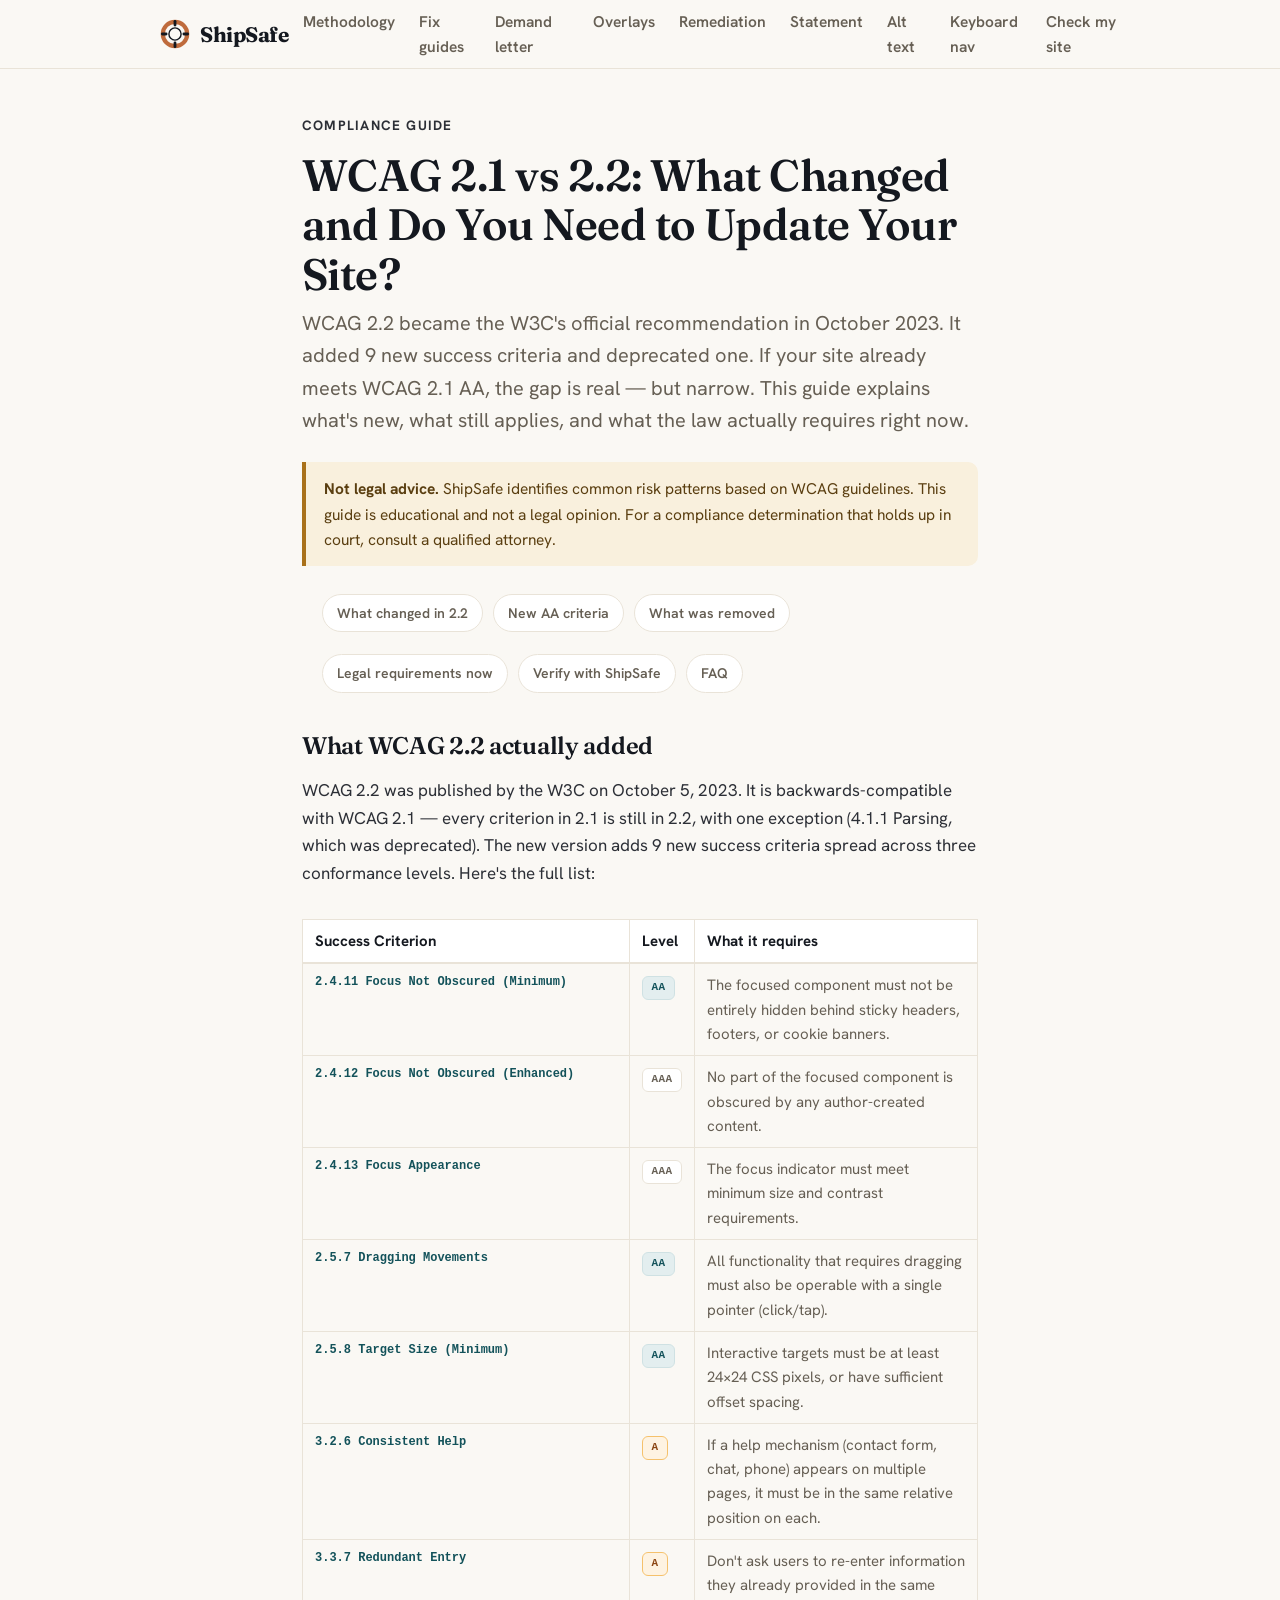
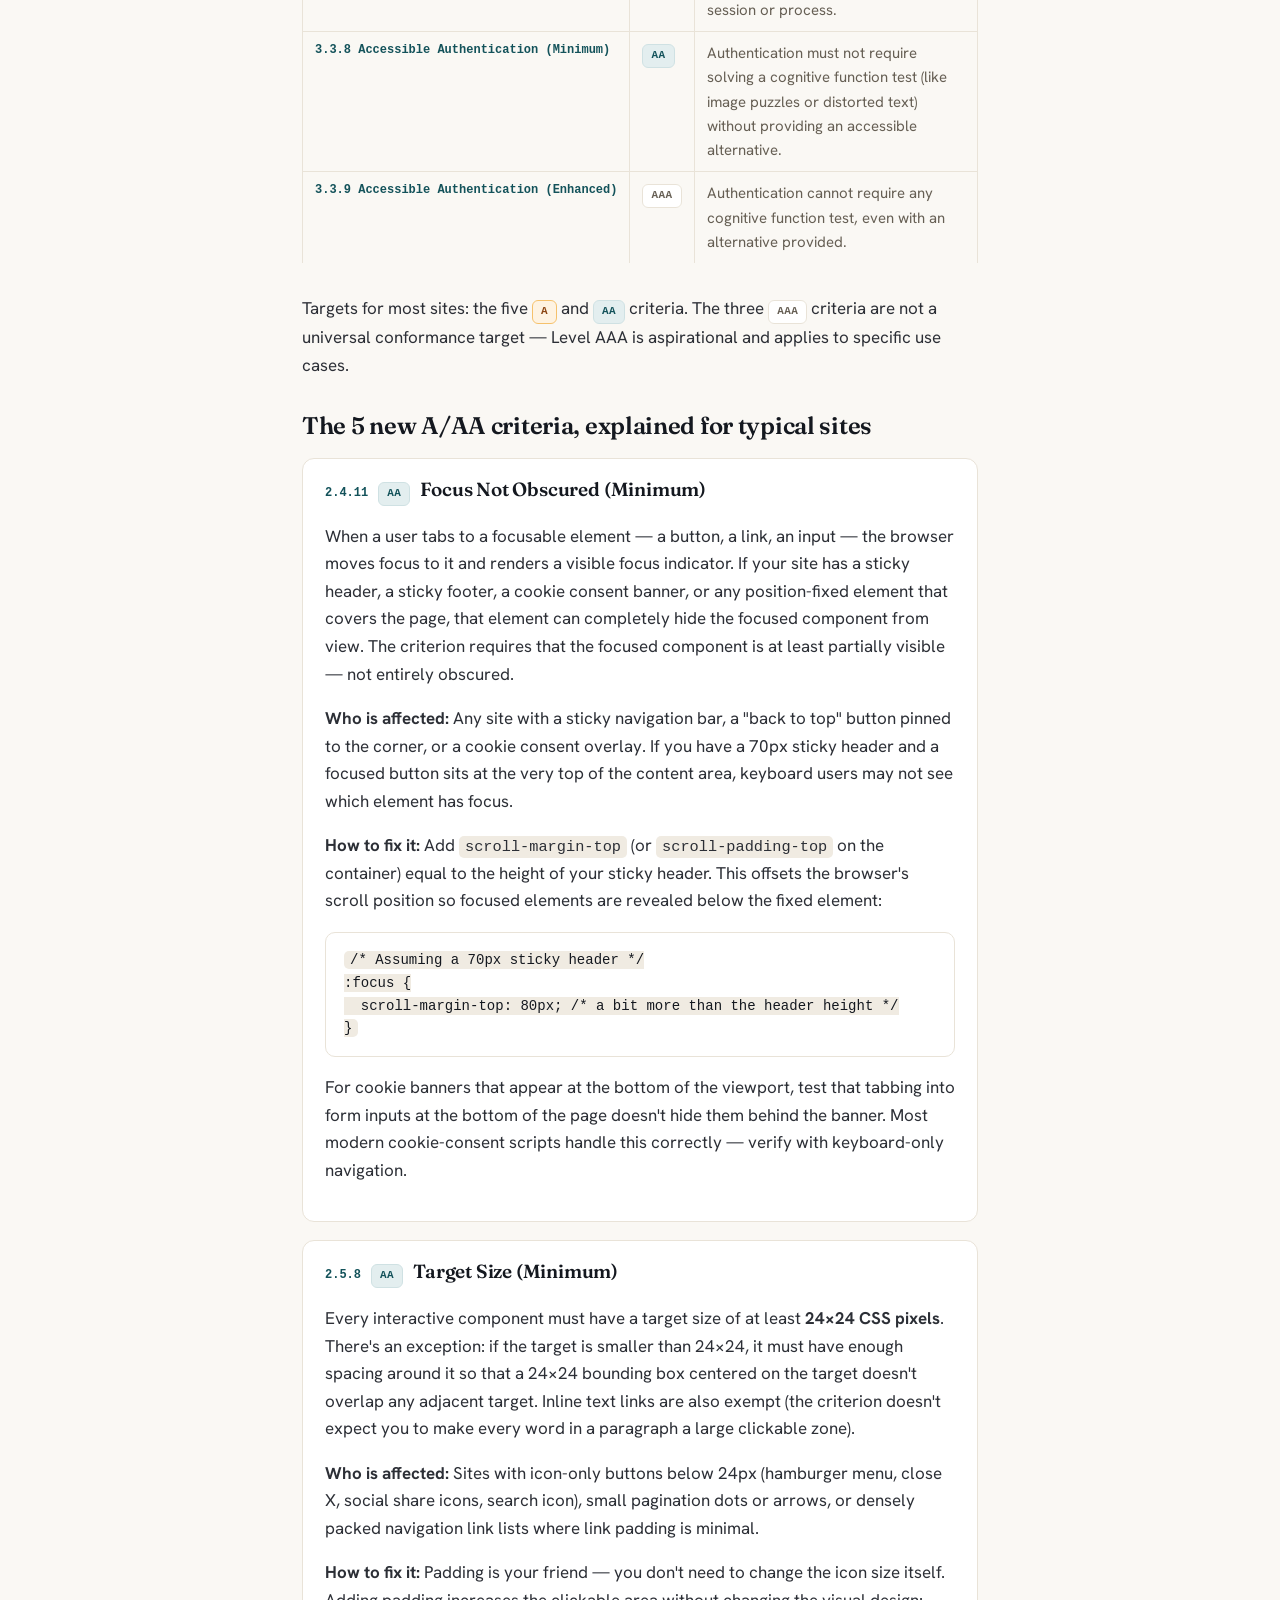
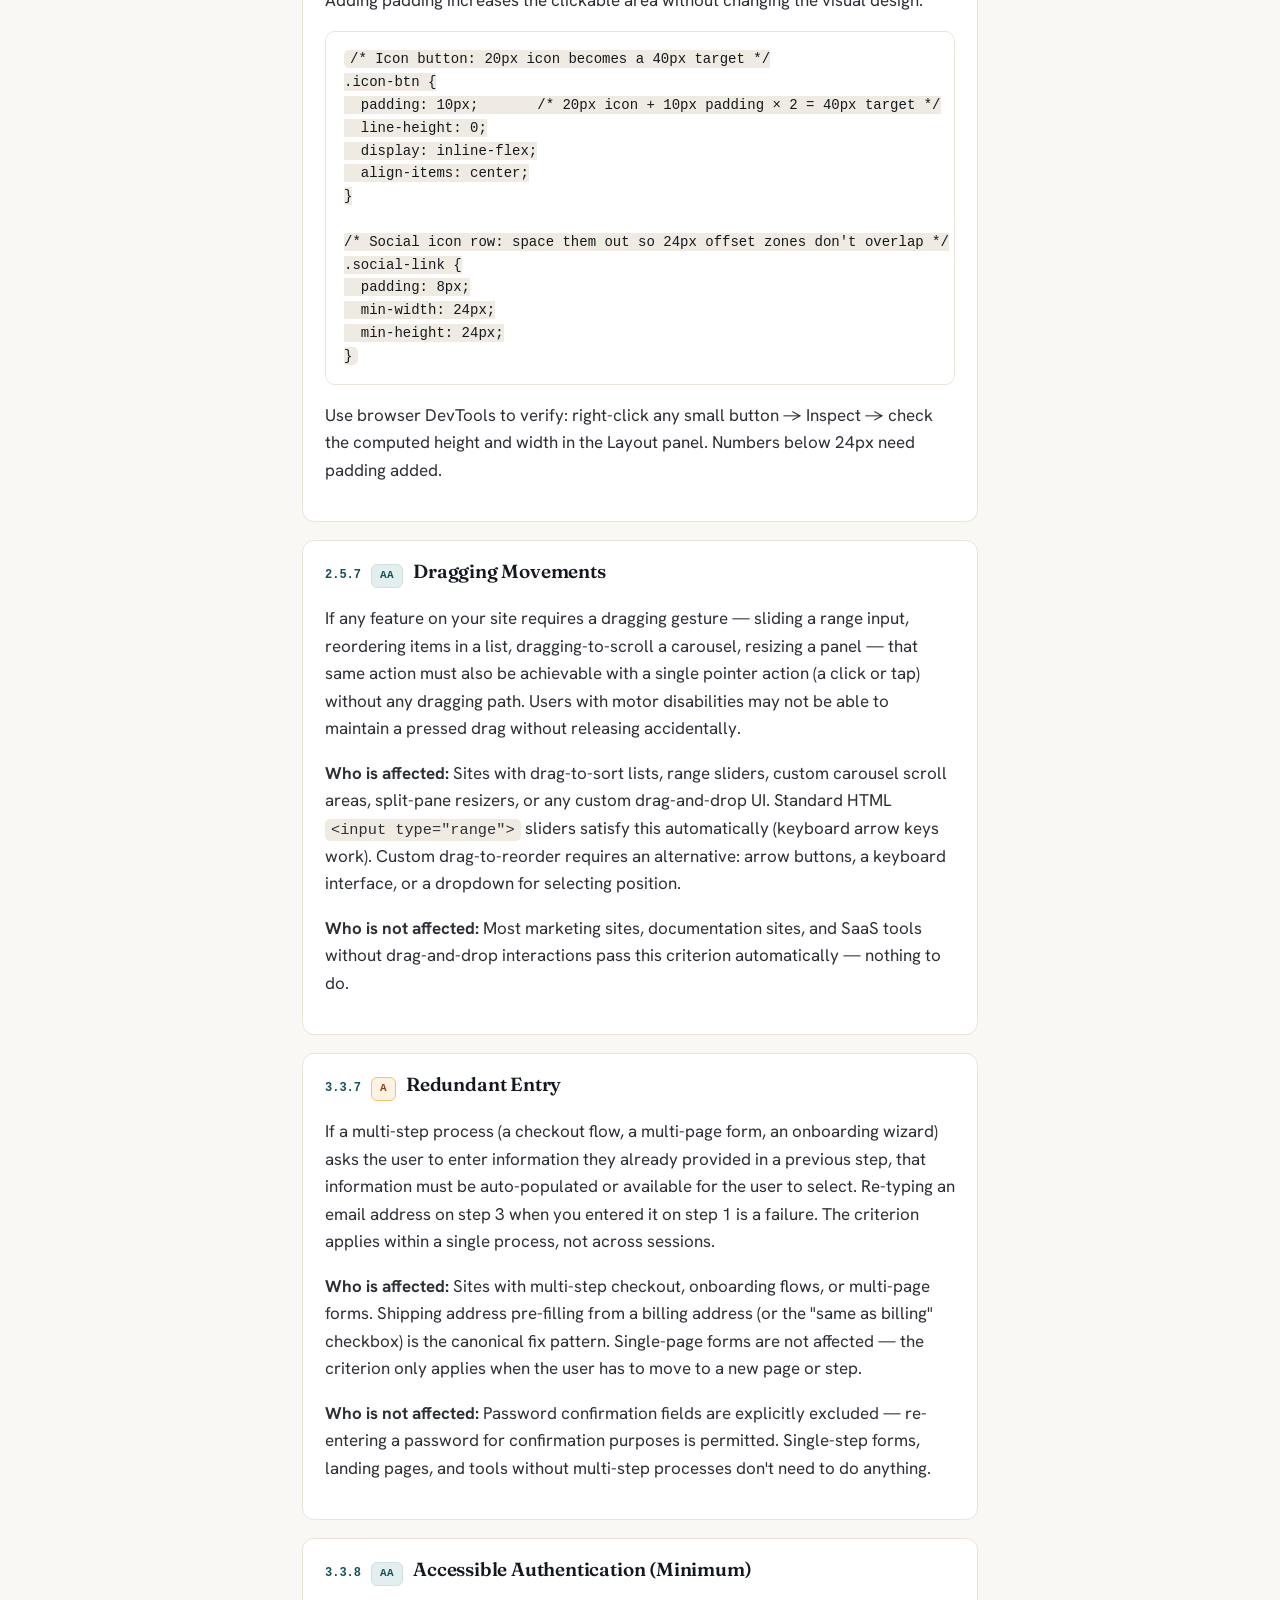
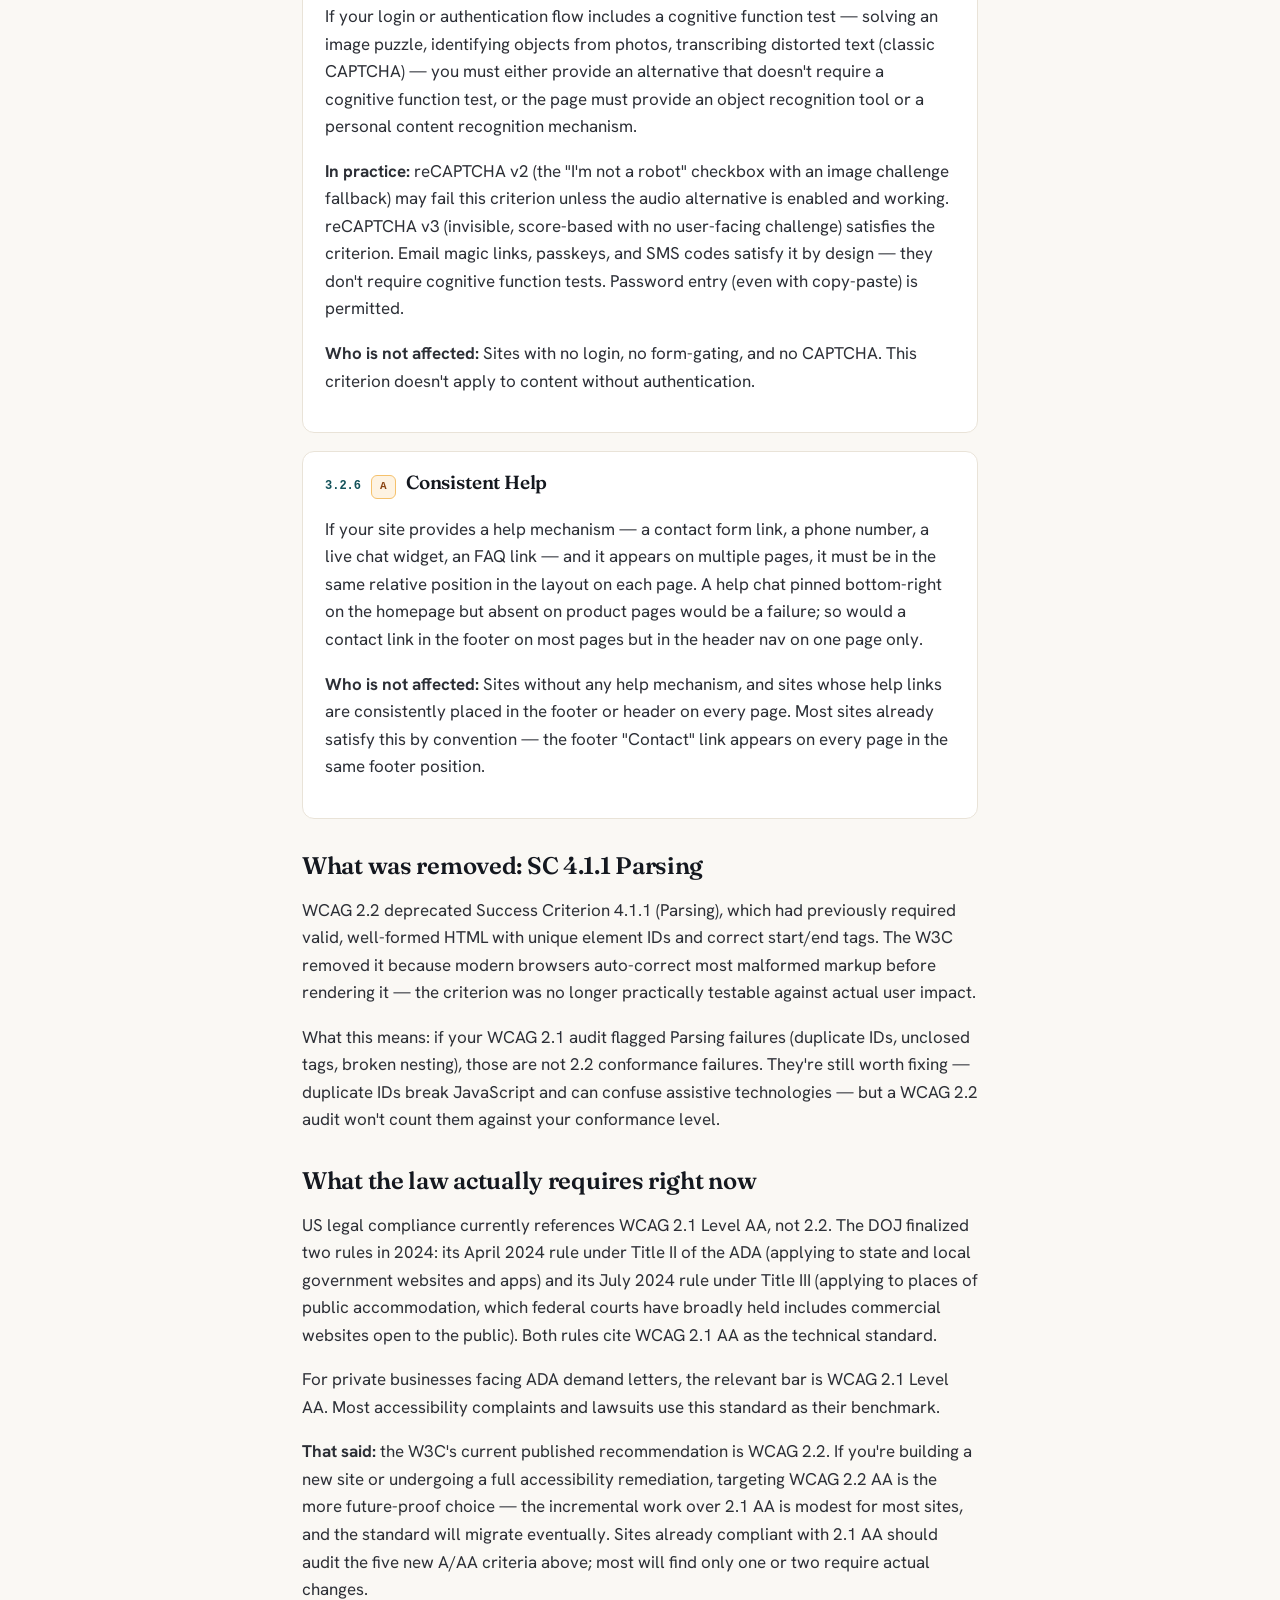
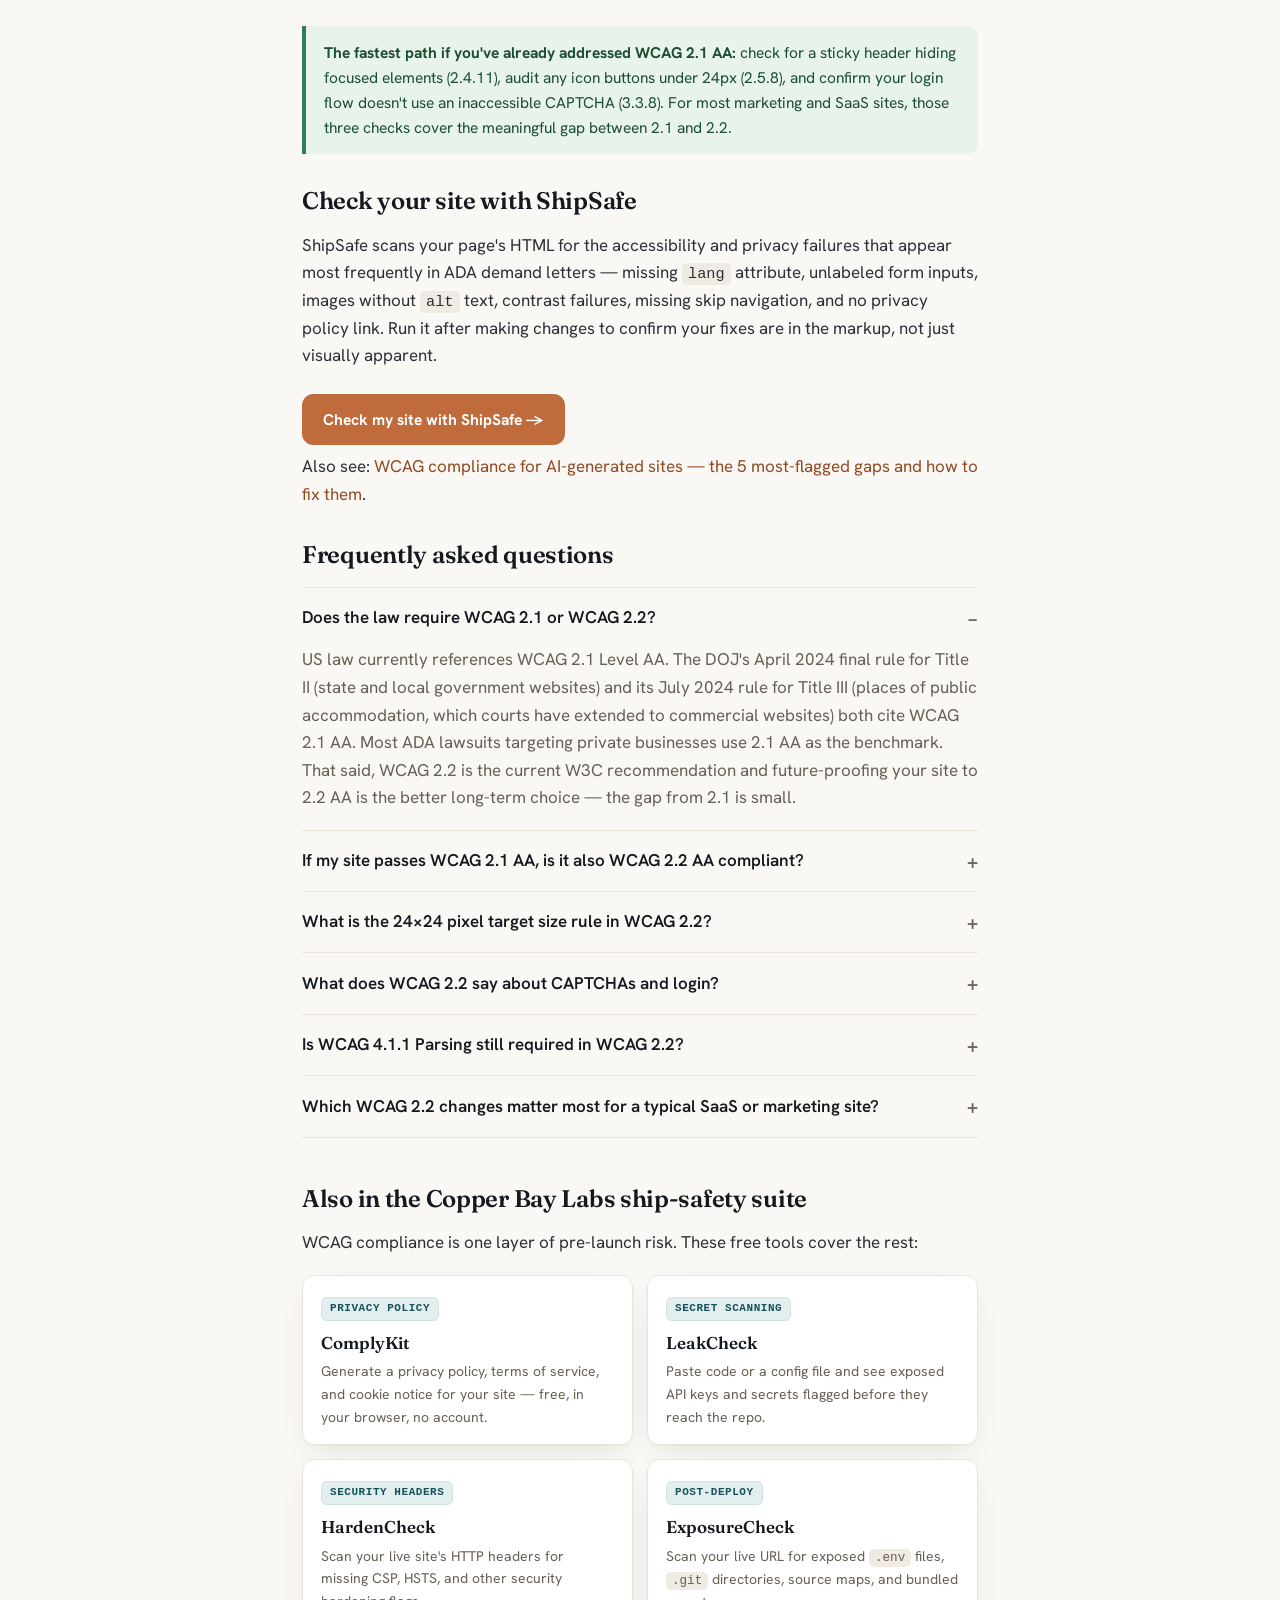
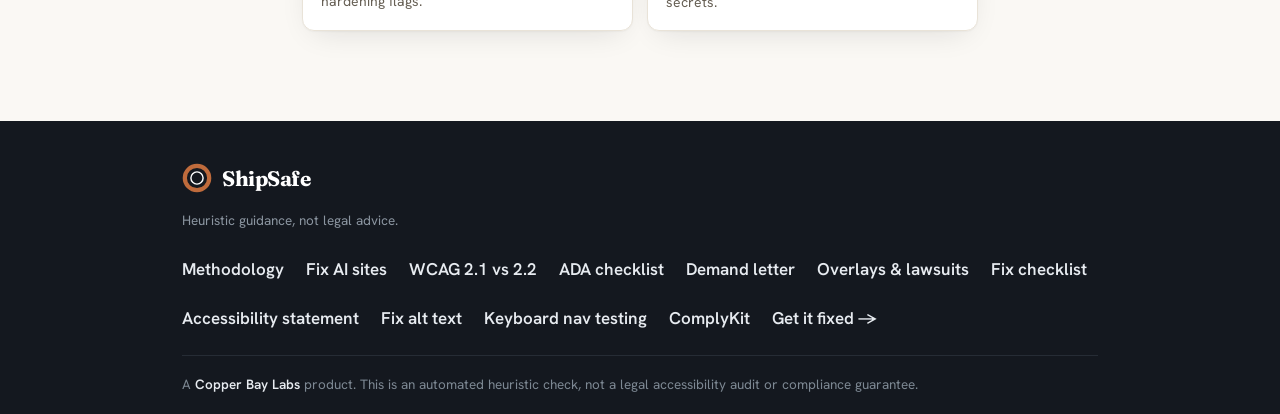
<file: guides/wcag-2-1-vs-2-2-what-changed.html>
<!doctype html>
<html lang="en">
<head>
<meta charset="utf-8">
<meta name="viewport" content="width=device-width, initial-scale=1">
<title>WCAG 2.1 vs 2.2: What Changed and Do You Need to Update Your Site?</title>
<meta name="description" content="WCAG 2.2 added 9 new success criteria in October 2023. Here's exactly what changed, which new AA-level rules affect your site, and what legal compliance requires right now.">
<link rel="canonical" href="https://labs.copperbaytech.com/shipsafe/guides/wcag-2-1-vs-2-2-what-changed.html">
<meta property="og:type" content="article">
<meta property="og:site_name" content="ShipSafe">
<meta property="og:title" content="WCAG 2.1 vs 2.2: What Changed and Do You Need to Update Your Site?">
<meta property="og:description" content="WCAG 2.2 added 9 new success criteria in October 2023. Here's exactly what changed, which new AA-level rules affect your site, and what legal compliance requires right now.">
<meta property="og:url" content="https://labs.copperbaytech.com/shipsafe/guides/wcag-2-1-vs-2-2-what-changed.html">
<meta property="og:image" content="https://labs.copperbaytech.com/shipsafe/og-image.png">
<meta property="og:image:width" content="1200">
<meta property="og:image:height" content="630">
<meta name="twitter:card" content="summary_large_image">
<meta name="theme-color" content="#faf8f4">
<link rel="icon" href="../favicon.svg" type="image/svg+xml">
<link rel="apple-touch-icon" href="../apple-touch-icon.png">
<link rel="preconnect" href="https://fonts.googleapis.com">
<link rel="preconnect" href="https://fonts.gstatic.com" crossorigin>
<link href="https://fonts.googleapis.com/css2?family=Fraunces:opsz,wght@9..144,500;9..144,600;9..144,700&family=Hanken+Grotesk:wght@400;500;600;700&display=swap" rel="stylesheet">
<script type="application/ld+json">
{"@context":"https://schema.org","@type":"TechArticle","headline":"WCAG 2.1 vs 2.2: What Changed and Do You Need to Update Your Site?","description":"WCAG 2.2 was published by the W3C in October 2023. It added 9 new success criteria and deprecated one. This guide explains exactly what changed, which new AA-level criteria affect typical websites, and what current US law actually requires.","author":{"@type":"Organization","name":"Copper Bay Labs","url":"https://copperbaytech.com"},"publisher":{"@type":"Organization","name":"Copper Bay Labs","url":"https://copperbaytech.com"},"datePublished":"2026-07-03","dateModified":"2026-07-03","mainEntityOfPage":"https://labs.copperbaytech.com/shipsafe/guides/wcag-2-1-vs-2-2-what-changed.html","mainEntity":{"@type":"FAQPage","mainEntity":[{"@type":"Question","name":"Does the law require WCAG 2.1 or WCAG 2.2?","acceptedAnswer":{"@type":"Answer","text":"US law currently references WCAG 2.1 Level AA. The DOJ's April 2024 final rule for Title II (state and local government websites) and its July 2024 rule for Title III (places of public accommodation, which courts have extended to commercial websites) both cite WCAG 2.1 AA. Most ADA lawsuits targeting private businesses use 2.1 AA as the benchmark. That said, WCAG 2.2 is now the current W3C recommendation, and standards tend to migrate over time — building to 2.2 AA is the more future-proof choice."}},{"@type":"Question","name":"If my site passes WCAG 2.1 AA, is it also WCAG 2.2 AA compliant?","acceptedAnswer":{"@type":"Answer","text":"Not automatically. WCAG 2.2 adds five new Level A and AA criteria not present in 2.1: Focus Not Obscured, Dragging Movements, Target Size (Minimum), Redundant Entry, and Accessible Authentication. A site that passes 2.1 AA needs to be checked against these five additional criteria to be considered 2.2 AA compliant. The gap is real but manageable for most sites — especially if you don't use sticky headers, tiny icon buttons, drag interactions, or reCAPTCHA-style login flows."}},{"@type":"Question","name":"What is the 24×24 pixel rule in WCAG 2.2?","acceptedAnswer":{"@type":"Answer","text":"Success Criterion 2.5.8 (Target Size Minimum) requires that interactive UI components have a target size of at least 24×24 CSS pixels, OR that the component's spacing compensates so that a 24×24 pixel bounding box centered on the target doesn't intersect any adjacent target. Common failures: icon-only buttons (hamburger menu, close X, social icons) under 24px, small pagination dots, and inline text links in dense navigation lists."}},{"@type":"Question","name":"What does WCAG 2.2 say about CAPTCHAs and login?","acceptedAnswer":{"@type":"Answer","text":"Success Criterion 3.3.8 (Accessible Authentication Minimum) says that if your authentication process includes a cognitive function test — like solving a visual puzzle, recognizing objects in images, or transcribing distorted text — you must also provide an alternative mechanism or object recognition aid. In practice: standard reCAPTCHA v2 (the 'I'm not a robot' image challenge) may fail this criterion without an audio alternative. reCAPTCHA v3 (invisible, score-based) typically satisfies it. Email magic links and passkeys satisfy it by design."}},{"@type":"Question","name":"Is WCAG 4.1.1 Parsing still required in WCAG 2.2?","acceptedAnswer":{"@type":"Answer","text":"No. WCAG 2.2 deprecated Success Criterion 4.1.1 (Parsing), which previously required valid, well-formed HTML with no duplicate IDs. The rationale: modern browsers auto-correct most malformed markup, making the criterion effectively untestable. In practice, valid HTML and unique IDs are still good practice — but they are no longer a formal WCAG 2.2 conformance requirement. If your 2.1 audit flagged Parsing failures, those warnings do not carry over to a 2.2 evaluation."}},{"@type":"Question","name":"Which WCAG 2.2 changes matter most for a typical SaaS or marketing site?","acceptedAnswer":{"@type":"Answer","text":"In rough order of likely impact: (1) Target Size (2.5.8 AA) — small icon buttons and pagination dots are everywhere; (2) Focus Not Obscured (2.4.11 AA) — sites with sticky headers or cookie banners need to verify the focused element is still partially visible; (3) Accessible Authentication (3.3.8 AA) — if you have login with reCAPTCHA v2, check for the audio alternative. The other new criteria (Dragging Movements, Redundant Entry, Consistent Help) are only relevant if your site uses drag interactions, multi-step forms that re-ask for entered data, or a help widget in an inconsistent position."}}]}}
</script>
<link rel="stylesheet" href="../styles.css?v=7">
<style>
  .doc .lede{font-size:clamp(17px,2.3vw,20px);color:var(--muted)}
  .doc h2{scroll-margin-top:80px}
  .doc h3{font-family:"Fraunces",Georgia,serif;font-weight:600;font-size:19px;margin:22px 0 6px;letter-spacing:-.01em}
  .toc{display:flex;flex-wrap:wrap;gap:10px;margin:22px 0 6px;padding:0;list-style:none}
  .toc a{display:inline-block;background:var(--surface);border:1px solid var(--line);border-radius:999px;padding:7px 14px;font-size:14px;font-weight:600;color:var(--muted)}
  .toc a:hover{border-color:var(--bay);color:var(--ink);text-decoration:none}
  .callout{background:var(--warn-bg);border-left:4px solid var(--warn);border-radius:0 10px 10px 0;padding:14px 18px;margin:22px 0;font-size:15.5px;color:#5a3e10}
  .callout.tip{background:var(--pass-bg);border-left-color:var(--pass);color:#1b4d30}
  .doc code.inline{font-family:ui-monospace,Menlo,Consolas,monospace;font-size:.9em;background:var(--line-2,#f0ebe2);padding:2px 6px;border-radius:5px}
  pre{background:var(--surface);border:1px solid var(--line);border-radius:10px;padding:16px 18px;overflow-x:auto;font-family:ui-monospace,Menlo,Consolas,monospace;font-size:13px;line-height:1.6;margin:12px 0}
  pre code{background:none;padding:0;font-size:inherit}
  .sc-table{width:100%;border-collapse:collapse;font-size:14px;margin:18px 0}
  .sc-table th{text-align:left;font-weight:700;padding:9px 12px;background:var(--surface);border-bottom:2px solid var(--line);color:var(--ink)}
  .sc-table td{padding:9px 12px;border-bottom:1px solid var(--line);color:var(--muted);vertical-align:top}
  .sc-table tr:last-child td{border-bottom:none}
  .sc-table td:first-child{font-family:ui-monospace,Menlo,Consolas,monospace;font-size:12px;white-space:nowrap;color:var(--bay);font-weight:700}
  .badge{display:inline-block;font-family:ui-monospace,Menlo,Consolas,monospace;font-size:11px;font-weight:700;letter-spacing:.04em;text-transform:uppercase;border-radius:6px;padding:2px 8px;border:1px solid}
  .badge-a{color:#8b4513;background:#fef3e2;border-color:#f5c16c}
  .badge-aa{color:var(--bay);background:var(--bay-tint);border-color:#cfe1e3}
  .badge-aaa{color:var(--muted);background:var(--surface);border-color:var(--line)}
  .badge-removed{color:#fff;background:#6b7280;border-color:#6b7280}
  .fix-block{border:1px solid var(--line);border-radius:12px;padding:20px 22px;margin:18px 0;background:var(--surface)}
  .fix-block .fix-head{display:flex;align-items:baseline;gap:10px;flex-wrap:wrap;margin-bottom:8px}
  .fix-block .fix-head .sc-id{font-family:ui-monospace,Menlo,Consolas,monospace;font-size:12px;font-weight:700;color:var(--bay)}
  .fix-block h3{margin:0;font-family:"Fraunces",Georgia,serif;font-weight:600;font-size:19px;letter-spacing:-.01em}
  .suite{display:grid;grid-template-columns:repeat(auto-fit,minmax(220px,1fr));gap:14px;margin:18px 0 6px}
  .suite a{display:block;background:var(--surface);border:1px solid var(--line);border-radius:12px;padding:16px 18px;box-shadow:var(--shadow);transition:box-shadow .15s,transform .15s,border-color .15s}
  .suite a:hover{text-decoration:none;box-shadow:var(--shadow-lift);transform:translateY(-2px);border-color:var(--line-2)}
  .suite .s-name{font-family:"Fraunces",serif;font-weight:600;font-size:17px;color:var(--ink);display:block;margin:0 0 4px}
  .suite p{color:var(--muted);font-size:14px;margin:0}
  .suite .s-tag{display:inline-block;margin-bottom:8px;font-family:ui-monospace,Menlo,Consolas,monospace;font-size:11px;font-weight:700;letter-spacing:.05em;text-transform:uppercase;color:var(--bay);background:var(--bay-tint,#e3eeef);border:1px solid #cfe1e3;border-radius:6px;padding:2px 8px}
  .faq-section{margin:18px 0}
  .faq-section details{border-bottom:1px solid var(--line);padding:14px 0}
  .faq-section details:first-child{border-top:1px solid var(--line)}
  .faq-section summary{font-weight:600;cursor:pointer;list-style:none;display:flex;justify-content:space-between;align-items:center;gap:12px}
  .faq-section summary::-webkit-details-marker{display:none}
  .faq-section summary::after{content:"+";font-size:20px;color:var(--muted);flex-shrink:0}
  .faq-section details[open] summary::after{content:"\2212"}
  .faq-section details p{margin:12px 0 4px;color:var(--muted)}
  .tbl-wrap{overflow-x:auto;-webkit-overflow-scrolling:touch;margin:18px 0}
</style>
</head>
<body>
<a class="skip" href="#main">Skip to main content</a>

<header class="masthead" role="banner">
  <div class="wrap hdr-bar">
    <a class="brand" href="../" aria-label="ShipSafe — go to homepage">
      <svg class="mark" viewBox="0 0 64 64" aria-hidden="true" focusable="false"><circle cx="32" cy="32" r="26" fill="none" stroke="var(--copper)" stroke-width="9"/><circle cx="32" cy="32" r="13" fill="none" stroke="var(--ink)" stroke-width="3"/><g fill="var(--ink)"><rect x="29" y="2" width="6" height="14" rx="3"/><rect x="29" y="48" width="6" height="14" rx="3"/><rect x="2" y="29" width="14" height="6" rx="3"/><rect x="48" y="29" width="14" height="6" rx="3"/></g></svg>
      <span class="wordmark">ShipSafe</span>
    </a>
    <nav class="nav" aria-label="Primary navigation">
      <a href="../methodology.html">Methodology</a>
      <a href="wcag-compliance-ai-generated-sites.html">Fix guides</a>
      <a href="ada-demand-letter-response.html">Demand letter</a>
      <a href="accessibility-overlay-ada-lawsuit.html">Overlays</a>
      <a href="wcag-remediation-checklist-existing-website.html">Remediation</a>
      <a href="accessibility-statement-template.html">Statement</a>
      <a href="fix-missing-alt-text-wcag-1-1-1.html">Alt text</a>
      <a href="keyboard-navigation-accessibility-testing.html">Keyboard nav</a>
      <a href="../">Check my site</a>
    </nav>
  </div>
</header>

<main id="main">
<article class="doc">
  <div class="wrap narrow">
    <p class="eyebrow" style="text-align:left">Compliance guide</p>
    <h1>WCAG 2.1 vs 2.2: What Changed and Do You Need to Update Your Site?</h1>
    <p class="lede">WCAG 2.2 became the W3C's official recommendation in October 2023. It added 9 new success criteria and deprecated one. If your site already meets WCAG 2.1 AA, the gap is real — but narrow. This guide explains what's new, what still applies, and what the law actually requires right now.</p>

    <div class="callout">
      <strong>Not legal advice.</strong> ShipSafe identifies common risk patterns based on WCAG guidelines. This guide is educational and not a legal opinion. For a compliance determination that holds up in court, consult a qualified attorney.
    </div>

    <ul class="toc" aria-label="On this page">
      <li><a href="#what-changed">What changed in 2.2</a></li>
      <li><a href="#new-criteria">New AA criteria</a></li>
      <li><a href="#deprecated">What was removed</a></li>
      <li><a href="#legal">Legal requirements now</a></li>
      <li><a href="#verify">Verify with ShipSafe</a></li>
      <li><a href="#faq">FAQ</a></li>
    </ul>

    <h2 id="what-changed">What WCAG 2.2 actually added</h2>
    <p>WCAG 2.2 was published by the W3C on October 5, 2023. It is backwards-compatible with WCAG 2.1 — every criterion in 2.1 is still in 2.2, with one exception (4.1.1 Parsing, which was deprecated). The new version adds 9 new success criteria spread across three conformance levels. Here's the full list:</p>

    <div class="tbl-wrap">
      <table class="sc-table" aria-label="New success criteria in WCAG 2.2">
        <thead>
          <tr>
            <th>Success Criterion</th>
            <th>Level</th>
            <th>What it requires</th>
          </tr>
        </thead>
        <tbody>
          <tr>
            <td>2.4.11 Focus Not Obscured (Minimum)</td>
            <td><span class="badge badge-aa">AA</span></td>
            <td>The focused component must not be entirely hidden behind sticky headers, footers, or cookie banners.</td>
          </tr>
          <tr>
            <td>2.4.12 Focus Not Obscured (Enhanced)</td>
            <td><span class="badge badge-aaa">AAA</span></td>
            <td>No part of the focused component is obscured by any author-created content.</td>
          </tr>
          <tr>
            <td>2.4.13 Focus Appearance</td>
            <td><span class="badge badge-aaa">AAA</span></td>
            <td>The focus indicator must meet minimum size and contrast requirements.</td>
          </tr>
          <tr>
            <td>2.5.7 Dragging Movements</td>
            <td><span class="badge badge-aa">AA</span></td>
            <td>All functionality that requires dragging must also be operable with a single pointer (click/tap).</td>
          </tr>
          <tr>
            <td>2.5.8 Target Size (Minimum)</td>
            <td><span class="badge badge-aa">AA</span></td>
            <td>Interactive targets must be at least 24×24 CSS pixels, or have sufficient offset spacing.</td>
          </tr>
          <tr>
            <td>3.2.6 Consistent Help</td>
            <td><span class="badge badge-a">A</span></td>
            <td>If a help mechanism (contact form, chat, phone) appears on multiple pages, it must be in the same relative position on each.</td>
          </tr>
          <tr>
            <td>3.3.7 Redundant Entry</td>
            <td><span class="badge badge-a">A</span></td>
            <td>Don't ask users to re-enter information they already provided in the same session or process.</td>
          </tr>
          <tr>
            <td>3.3.8 Accessible Authentication (Minimum)</td>
            <td><span class="badge badge-aa">AA</span></td>
            <td>Authentication must not require solving a cognitive function test (like image puzzles or distorted text) without providing an accessible alternative.</td>
          </tr>
          <tr>
            <td>3.3.9 Accessible Authentication (Enhanced)</td>
            <td><span class="badge badge-aaa">AAA</span></td>
            <td>Authentication cannot require any cognitive function test, even with an alternative provided.</td>
          </tr>
        </tbody>
      </table>
    </div>

    <p>Targets for most sites: the five <span class="badge badge-a">A</span> and <span class="badge badge-aa">AA</span> criteria. The three <span class="badge badge-aaa">AAA</span> criteria are not a universal conformance target — Level AAA is aspirational and applies to specific use cases.</p>

    <h2 id="new-criteria">The 5 new A/AA criteria, explained for typical sites</h2>

    <div class="fix-block">
      <div class="fix-head">
        <span class="sc-id">2.4.11</span>
        <span class="badge badge-aa">AA</span>
        <h3>Focus Not Obscured (Minimum)</h3>
      </div>
      <p>When a user tabs to a focusable element — a button, a link, an input — the browser moves focus to it and renders a visible focus indicator. If your site has a sticky header, a sticky footer, a cookie consent banner, or any position-fixed element that covers the page, that element can completely hide the focused component from view. The criterion requires that the focused component is at least partially visible — not entirely obscured.</p>
      <p><strong>Who is affected:</strong> Any site with a sticky navigation bar, a "back to top" button pinned to the corner, or a cookie consent overlay. If you have a 70px sticky header and a focused button sits at the very top of the content area, keyboard users may not see which element has focus.</p>
      <p><strong>How to fix it:</strong> Add <code class="inline">scroll-margin-top</code> (or <code class="inline">scroll-padding-top</code> on the container) equal to the height of your sticky header. This offsets the browser's scroll position so focused elements are revealed below the fixed element:</p>
      <pre><code>/* Assuming a 70px sticky header */
:focus {
  scroll-margin-top: 80px; /* a bit more than the header height */
}</code></pre>
      <p>For cookie banners that appear at the bottom of the viewport, test that tabbing into form inputs at the bottom of the page doesn't hide them behind the banner. Most modern cookie-consent scripts handle this correctly — verify with keyboard-only navigation.</p>
    </div>

    <div class="fix-block">
      <div class="fix-head">
        <span class="sc-id">2.5.8</span>
        <span class="badge badge-aa">AA</span>
        <h3>Target Size (Minimum)</h3>
      </div>
      <p>Every interactive component must have a target size of at least <strong>24×24 CSS pixels</strong>. There's an exception: if the target is smaller than 24×24, it must have enough spacing around it so that a 24×24 bounding box centered on the target doesn't overlap any adjacent target. Inline text links are also exempt (the criterion doesn't expect you to make every word in a paragraph a large clickable zone).</p>
      <p><strong>Who is affected:</strong> Sites with icon-only buttons below 24px (hamburger menu, close X, social share icons, search icon), small pagination dots or arrows, or densely packed navigation link lists where link padding is minimal.</p>
      <p><strong>How to fix it:</strong> Padding is your friend — you don't need to change the icon size itself. Adding padding increases the clickable area without changing the visual design:</p>
      <pre><code>/* Icon button: 20px icon becomes a 40px target */
.icon-btn {
  padding: 10px;       /* 20px icon + 10px padding × 2 = 40px target */
  line-height: 0;
  display: inline-flex;
  align-items: center;
}

/* Social icon row: space them out so 24px offset zones don't overlap */
.social-link {
  padding: 8px;
  min-width: 24px;
  min-height: 24px;
}</code></pre>
      <p>Use browser DevTools to verify: right-click any small button → Inspect → check the computed height and width in the Layout panel. Numbers below 24px need padding added.</p>
    </div>

    <div class="fix-block">
      <div class="fix-head">
        <span class="sc-id">2.5.7</span>
        <span class="badge badge-aa">AA</span>
        <h3>Dragging Movements</h3>
      </div>
      <p>If any feature on your site requires a dragging gesture — sliding a range input, reordering items in a list, dragging-to-scroll a carousel, resizing a panel — that same action must also be achievable with a single pointer action (a click or tap) without any dragging path. Users with motor disabilities may not be able to maintain a pressed drag without releasing accidentally.</p>
      <p><strong>Who is affected:</strong> Sites with drag-to-sort lists, range sliders, custom carousel scroll areas, split-pane resizers, or any custom drag-and-drop UI. Standard HTML <code class="inline">&lt;input type="range"&gt;</code> sliders satisfy this automatically (keyboard arrow keys work). Custom drag-to-reorder requires an alternative: arrow buttons, a keyboard interface, or a dropdown for selecting position.</p>
      <p><strong>Who is not affected:</strong> Most marketing sites, documentation sites, and SaaS tools without drag-and-drop interactions pass this criterion automatically — nothing to do.</p>
    </div>

    <div class="fix-block">
      <div class="fix-head">
        <span class="sc-id">3.3.7</span>
        <span class="badge badge-a">A</span>
        <h3>Redundant Entry</h3>
      </div>
      <p>If a multi-step process (a checkout flow, a multi-page form, an onboarding wizard) asks the user to enter information they already provided in a previous step, that information must be auto-populated or available for the user to select. Re-typing an email address on step 3 when you entered it on step 1 is a failure. The criterion applies within a single process, not across sessions.</p>
      <p><strong>Who is affected:</strong> Sites with multi-step checkout, onboarding flows, or multi-page forms. Shipping address pre-filling from a billing address (or the "same as billing" checkbox) is the canonical fix pattern. Single-page forms are not affected — the criterion only applies when the user has to move to a new page or step.</p>
      <p><strong>Who is not affected:</strong> Password confirmation fields are explicitly excluded — re-entering a password for confirmation purposes is permitted. Single-step forms, landing pages, and tools without multi-step processes don't need to do anything.</p>
    </div>

    <div class="fix-block">
      <div class="fix-head">
        <span class="sc-id">3.3.8</span>
        <span class="badge badge-aa">AA</span>
        <h3>Accessible Authentication (Minimum)</h3>
      </div>
      <p>If your login or authentication flow includes a cognitive function test — solving an image puzzle, identifying objects from photos, transcribing distorted text (classic CAPTCHA) — you must either provide an alternative that doesn't require a cognitive function test, or the page must provide an object recognition tool or a personal content recognition mechanism.</p>
      <p><strong>In practice:</strong> reCAPTCHA v2 (the "I'm not a robot" checkbox with an image challenge fallback) may fail this criterion unless the audio alternative is enabled and working. reCAPTCHA v3 (invisible, score-based with no user-facing challenge) satisfies the criterion. Email magic links, passkeys, and SMS codes satisfy it by design — they don't require cognitive function tests. Password entry (even with copy-paste) is permitted.</p>
      <p><strong>Who is not affected:</strong> Sites with no login, no form-gating, and no CAPTCHA. This criterion doesn't apply to content without authentication.</p>
    </div>

    <div class="fix-block">
      <div class="fix-head">
        <span class="sc-id">3.2.6</span>
        <span class="badge badge-a">A</span>
        <h3>Consistent Help</h3>
      </div>
      <p>If your site provides a help mechanism — a contact form link, a phone number, a live chat widget, an FAQ link — and it appears on multiple pages, it must be in the same relative position in the layout on each page. A help chat pinned bottom-right on the homepage but absent on product pages would be a failure; so would a contact link in the footer on most pages but in the header nav on one page only.</p>
      <p><strong>Who is not affected:</strong> Sites without any help mechanism, and sites whose help links are consistently placed in the footer or header on every page. Most sites already satisfy this by convention — the footer "Contact" link appears on every page in the same footer position.</p>
    </div>

    <h2 id="deprecated">What was removed: SC 4.1.1 Parsing</h2>
    <p>WCAG 2.2 deprecated Success Criterion 4.1.1 (Parsing), which had previously required valid, well-formed HTML with unique element IDs and correct start/end tags. The W3C removed it because modern browsers auto-correct most malformed markup before rendering it — the criterion was no longer practically testable against actual user impact.</p>
    <p>What this means: if your WCAG 2.1 audit flagged Parsing failures (duplicate IDs, unclosed tags, broken nesting), those are not 2.2 conformance failures. They're still worth fixing — duplicate IDs break JavaScript and can confuse assistive technologies — but a WCAG 2.2 audit won't count them against your conformance level.</p>

    <h2 id="legal">What the law actually requires right now</h2>
    <p>US legal compliance currently references WCAG 2.1 Level AA, not 2.2. The DOJ finalized two rules in 2024: its April 2024 rule under Title II of the ADA (applying to state and local government websites and apps) and its July 2024 rule under Title III (applying to places of public accommodation, which federal courts have broadly held includes commercial websites open to the public). Both rules cite WCAG 2.1 AA as the technical standard.</p>
    <p>For private businesses facing ADA demand letters, the relevant bar is WCAG 2.1 Level AA. Most accessibility complaints and lawsuits use this standard as their benchmark.</p>
    <p><strong>That said:</strong> the W3C's current published recommendation is WCAG 2.2. If you're building a new site or undergoing a full accessibility remediation, targeting WCAG 2.2 AA is the more future-proof choice — the incremental work over 2.1 AA is modest for most sites, and the standard will migrate eventually. Sites already compliant with 2.1 AA should audit the five new A/AA criteria above; most will find only one or two require actual changes.</p>

    <div class="callout tip">
      <strong>The fastest path if you've already addressed WCAG 2.1 AA:</strong> check for a sticky header hiding focused elements (2.4.11), audit any icon buttons under 24px (2.5.8), and confirm your login flow doesn't use an inaccessible CAPTCHA (3.3.8). For most marketing and SaaS sites, those three checks cover the meaningful gap between 2.1 and 2.2.
    </div>

    <h2 id="verify">Check your site with ShipSafe</h2>
    <p>ShipSafe scans your page's HTML for the accessibility and privacy failures that appear most frequently in ADA demand letters — missing <code class="inline">lang</code> attribute, unlabeled form inputs, images without <code class="inline">alt</code> text, contrast failures, missing skip navigation, and no privacy policy link. Run it after making changes to confirm your fixes are in the markup, not just visually apparent.</p>

    <p style="margin:24px 0 8px"><a class="btn primary" href="../">Check my site with ShipSafe &rarr;</a></p>

    <p style="margin:8px 0 24px">Also see: <a href="wcag-compliance-ai-generated-sites.html">WCAG compliance for AI-generated sites — the 5 most-flagged gaps and how to fix them</a>.</p>

    <h2 id="faq">Frequently asked questions</h2>
    <div class="faq-section">
      <details open>
        <summary>Does the law require WCAG 2.1 or WCAG 2.2?</summary>
        <p>US law currently references WCAG 2.1 Level AA. The DOJ's April 2024 final rule for Title II (state and local government websites) and its July 2024 rule for Title III (places of public accommodation, which courts have extended to commercial websites) both cite WCAG 2.1 AA. Most ADA lawsuits targeting private businesses use 2.1 AA as the benchmark. That said, WCAG 2.2 is the current W3C recommendation and future-proofing your site to 2.2 AA is the better long-term choice — the gap from 2.1 is small.</p>
      </details>
      <details>
        <summary>If my site passes WCAG 2.1 AA, is it also WCAG 2.2 AA compliant?</summary>
        <p>Not automatically. WCAG 2.2 adds five new Level A and AA criteria not present in 2.1: Focus Not Obscured, Dragging Movements, Target Size (Minimum), Redundant Entry, and Accessible Authentication. A 2.1 AA-passing site needs to be checked against these five criteria to be considered 2.2 AA compliant. For most marketing sites and typical SaaS tools, the practical gap is focus management with sticky headers and small icon button sizes — both are quick CSS fixes.</p>
      </details>
      <details>
        <summary>What is the 24×24 pixel target size rule in WCAG 2.2?</summary>
        <p>Success Criterion 2.5.8 (Target Size Minimum) requires interactive UI components to have a target size of at least 24×24 CSS pixels, OR sufficient offset spacing so that a 24×24 bounding box centered on the target doesn't intersect adjacent targets. Common failures: icon-only buttons (hamburger menu, close X, social icons) under 24px, small pagination dots, and dense navigation links with minimal padding. The fix is almost always adding <code class="inline">padding</code> to the element, not changing the icon size itself.</p>
      </details>
      <details>
        <summary>What does WCAG 2.2 say about CAPTCHAs and login?</summary>
        <p>Success Criterion 3.3.8 (Accessible Authentication Minimum) prohibits requiring users to solve a cognitive function test — visual puzzles, distorted text transcription, object identification from photos — as the only authentication mechanism, unless an accessible alternative or aid is provided. In practice: reCAPTCHA v2's image challenge may fail without an active audio alternative. reCAPTCHA v3 (invisible, score-based), email magic links, passkeys, and SMS codes satisfy the criterion. Standard password entry is explicitly permitted.</p>
      </details>
      <details>
        <summary>Is WCAG 4.1.1 Parsing still required in WCAG 2.2?</summary>
        <p>No. WCAG 2.2 deprecated SC 4.1.1 (Parsing), which had required valid, well-formed HTML with no duplicate IDs and correct tag nesting. The rationale: modern browsers auto-repair most malformed markup, making the criterion effectively untestable against real user impact. Duplicate IDs and broken nesting are still bad practice and should be fixed — but they are no longer a formal WCAG 2.2 conformance failure. If your 2.1 audit flagged Parsing issues, they don't carry over to a 2.2 evaluation.</p>
      </details>
      <details>
        <summary>Which WCAG 2.2 changes matter most for a typical SaaS or marketing site?</summary>
        <p>In rough order of likely impact: (1) <strong>Target Size (2.5.8 AA)</strong> — small icon buttons and pagination dots appear on almost every site; (2) <strong>Focus Not Obscured (2.4.11 AA)</strong> — sites with sticky headers need <code class="inline">scroll-margin-top</code> to reveal focused elements; (3) <strong>Accessible Authentication (3.3.8 AA)</strong> — if your login uses reCAPTCHA v2, verify the audio alternative is working. The remaining criteria (Dragging Movements, Redundant Entry, Consistent Help) only apply if your site actually has those interaction patterns.</p>
      </details>
    </div>

    <h2 style="margin-top:48px">Also in the Copper Bay Labs ship-safety suite</h2>
    <p>WCAG compliance is one layer of pre-launch risk. These free tools cover the rest:</p>
    <div class="suite">
      <a href="https://labs.copperbaytech.com/complykit/" target="_blank" rel="noopener noreferrer">
        <span class="s-tag">Privacy policy</span>
        <span class="s-name">ComplyKit</span>
        <p>Generate a privacy policy, terms of service, and cookie notice for your site — free, in your browser, no account.</p>
      </a>
      <a href="https://labs.copperbaytech.com/leakcheck/" target="_blank" rel="noopener noreferrer">
        <span class="s-tag">Secret scanning</span>
        <span class="s-name">LeakCheck</span>
        <p>Paste code or a config file and see exposed API keys and secrets flagged before they reach the repo.</p>
      </a>
      <a href="https://labs.copperbaytech.com/hardencheck/" target="_blank" rel="noopener noreferrer">
        <span class="s-tag">Security headers</span>
        <span class="s-name">HardenCheck</span>
        <p>Scan your live site's HTTP headers for missing CSP, HSTS, and other security hardening flags.</p>
      </a>
      <a href="https://labs.copperbaytech.com/exposurecheck/" target="_blank" rel="noopener noreferrer">
        <span class="s-tag">Post-deploy</span>
        <span class="s-name">ExposureCheck</span>
        <p>Scan your live URL for exposed <code class="inline">.env</code> files, <code class="inline">.git</code> directories, source maps, and bundled secrets.</p>
      </a>
    </div>
  </div>
</article>
</main>

<footer class="footer" role="contentinfo">
  <div class="wrap foot">
    <div>
      <a class="brand small" href="../" aria-label="ShipSafe — go to homepage">
        <svg class="mark" viewBox="0 0 64 64" aria-hidden="true" focusable="false"><circle cx="32" cy="32" r="26" fill="none" stroke="var(--copper)" stroke-width="9"/><circle cx="32" cy="32" r="13" fill="none" stroke="currentColor" stroke-width="3"/></svg>
        <span class="wordmark">ShipSafe</span>
      </a>
      <p class="fine">Heuristic guidance, not legal advice.</p>
    </div>
    <nav class="foot-nav" aria-label="Footer navigation">
      <a href="../methodology.html">Methodology</a>
      <a href="wcag-compliance-ai-generated-sites.html">Fix AI sites</a>
      <a href="wcag-2-1-vs-2-2-what-changed.html" aria-current="page">WCAG 2.1 vs 2.2</a>
      <a href="ada-compliance-checklist.html">ADA checklist</a>
      <a href="ada-demand-letter-response.html">Demand letter</a>
      <a href="accessibility-overlay-ada-lawsuit.html">Overlays &amp; lawsuits</a>
      <a href="wcag-remediation-checklist-existing-website.html">Fix checklist</a>
      <a href="accessibility-statement-template.html">Accessibility statement</a>
      <a href="fix-missing-alt-text-wcag-1-1-1.html">Fix alt text</a>
      <a href="keyboard-navigation-accessibility-testing.html">Keyboard nav testing</a>
      <a href="https://labs.copperbaytech.com/complykit/" target="_blank" rel="noopener noreferrer">ComplyKit</a>
      <a href="https://copperbaytech.com" target="_blank" rel="noopener noreferrer">Get it fixed <span aria-hidden="true">&rarr;</span><span class="sr-only">(opens in new tab)</span></a>
    </nav>
  </div>
  <div class="wrap">
    <p class="madeby">A <a href="https://copperbaytech.com" target="_blank" rel="noopener noreferrer">Copper Bay Labs<span class="sr-only"> (opens in new tab)</span></a> product. <span class="disclaimer">This is an automated heuristic check, not a legal accessibility audit or compliance guarantee.</span></p>
  </div>
</footer>

</body>
</html>
</file>
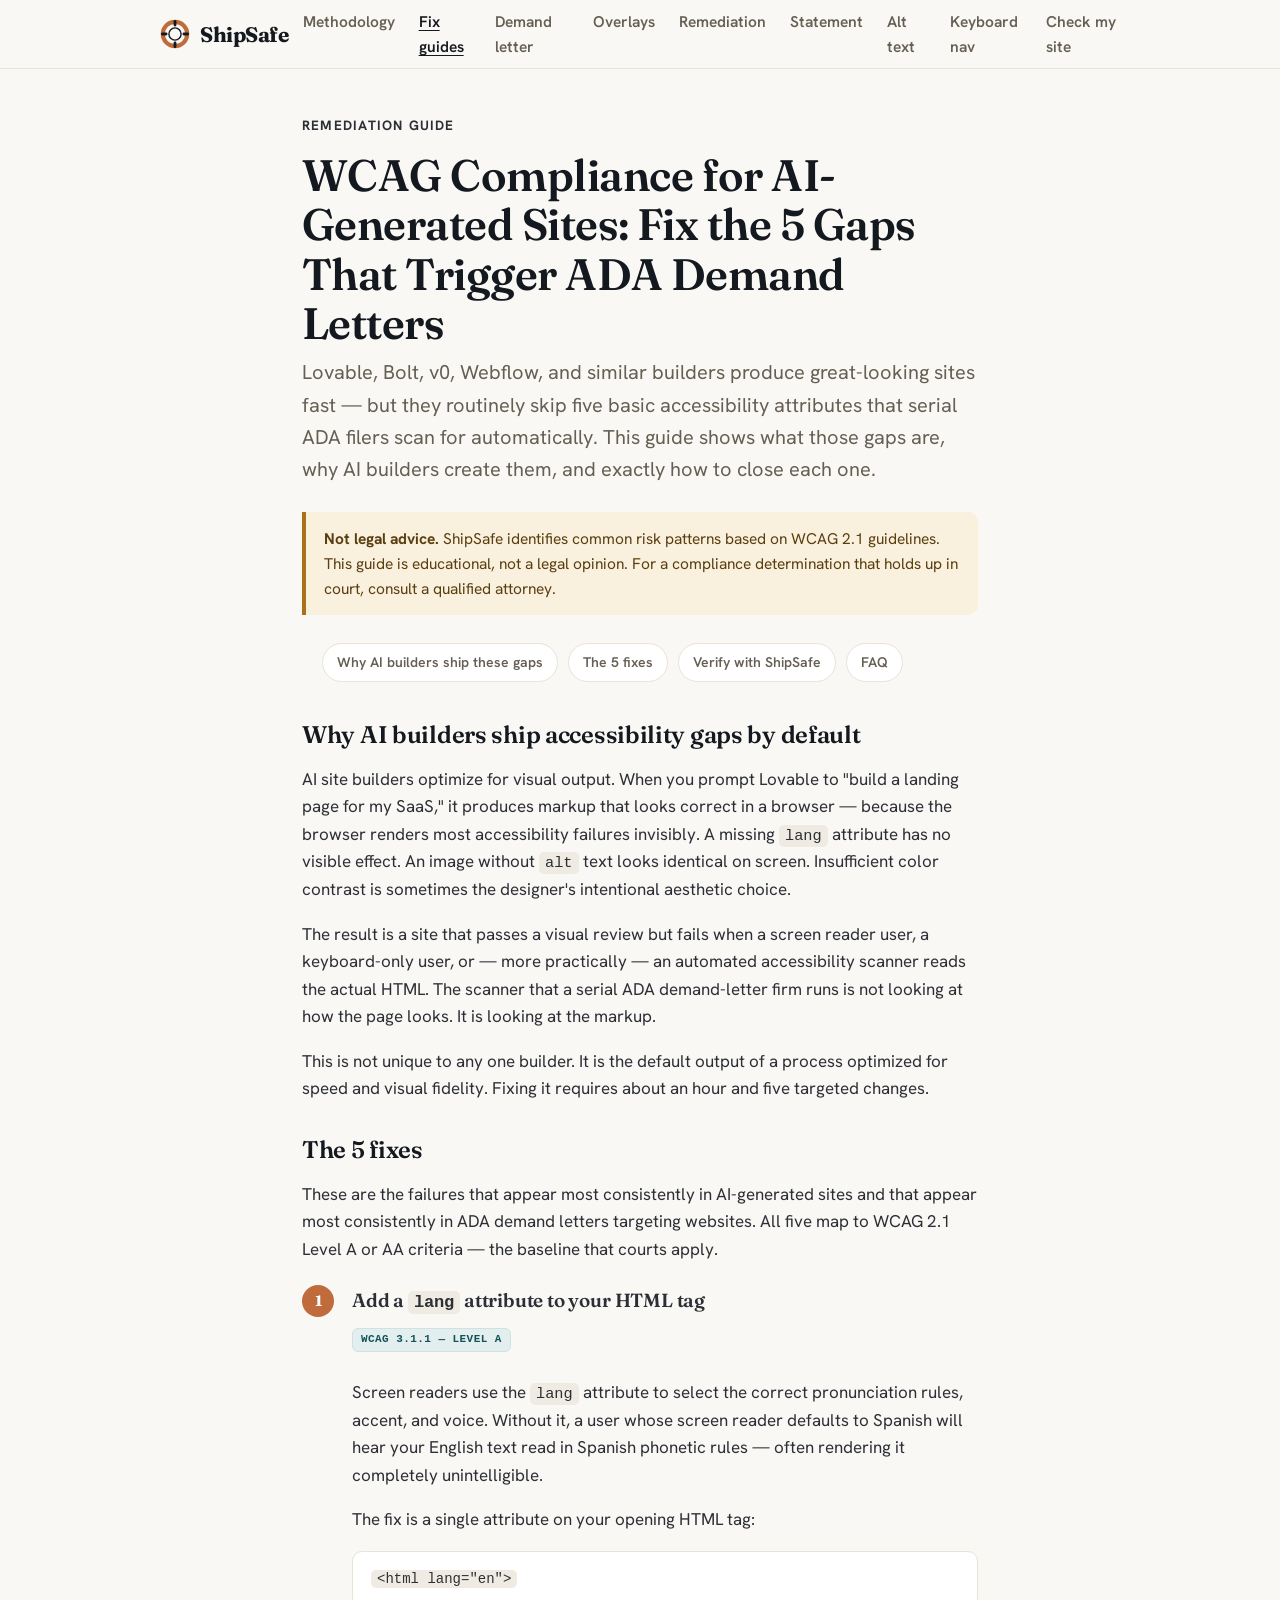
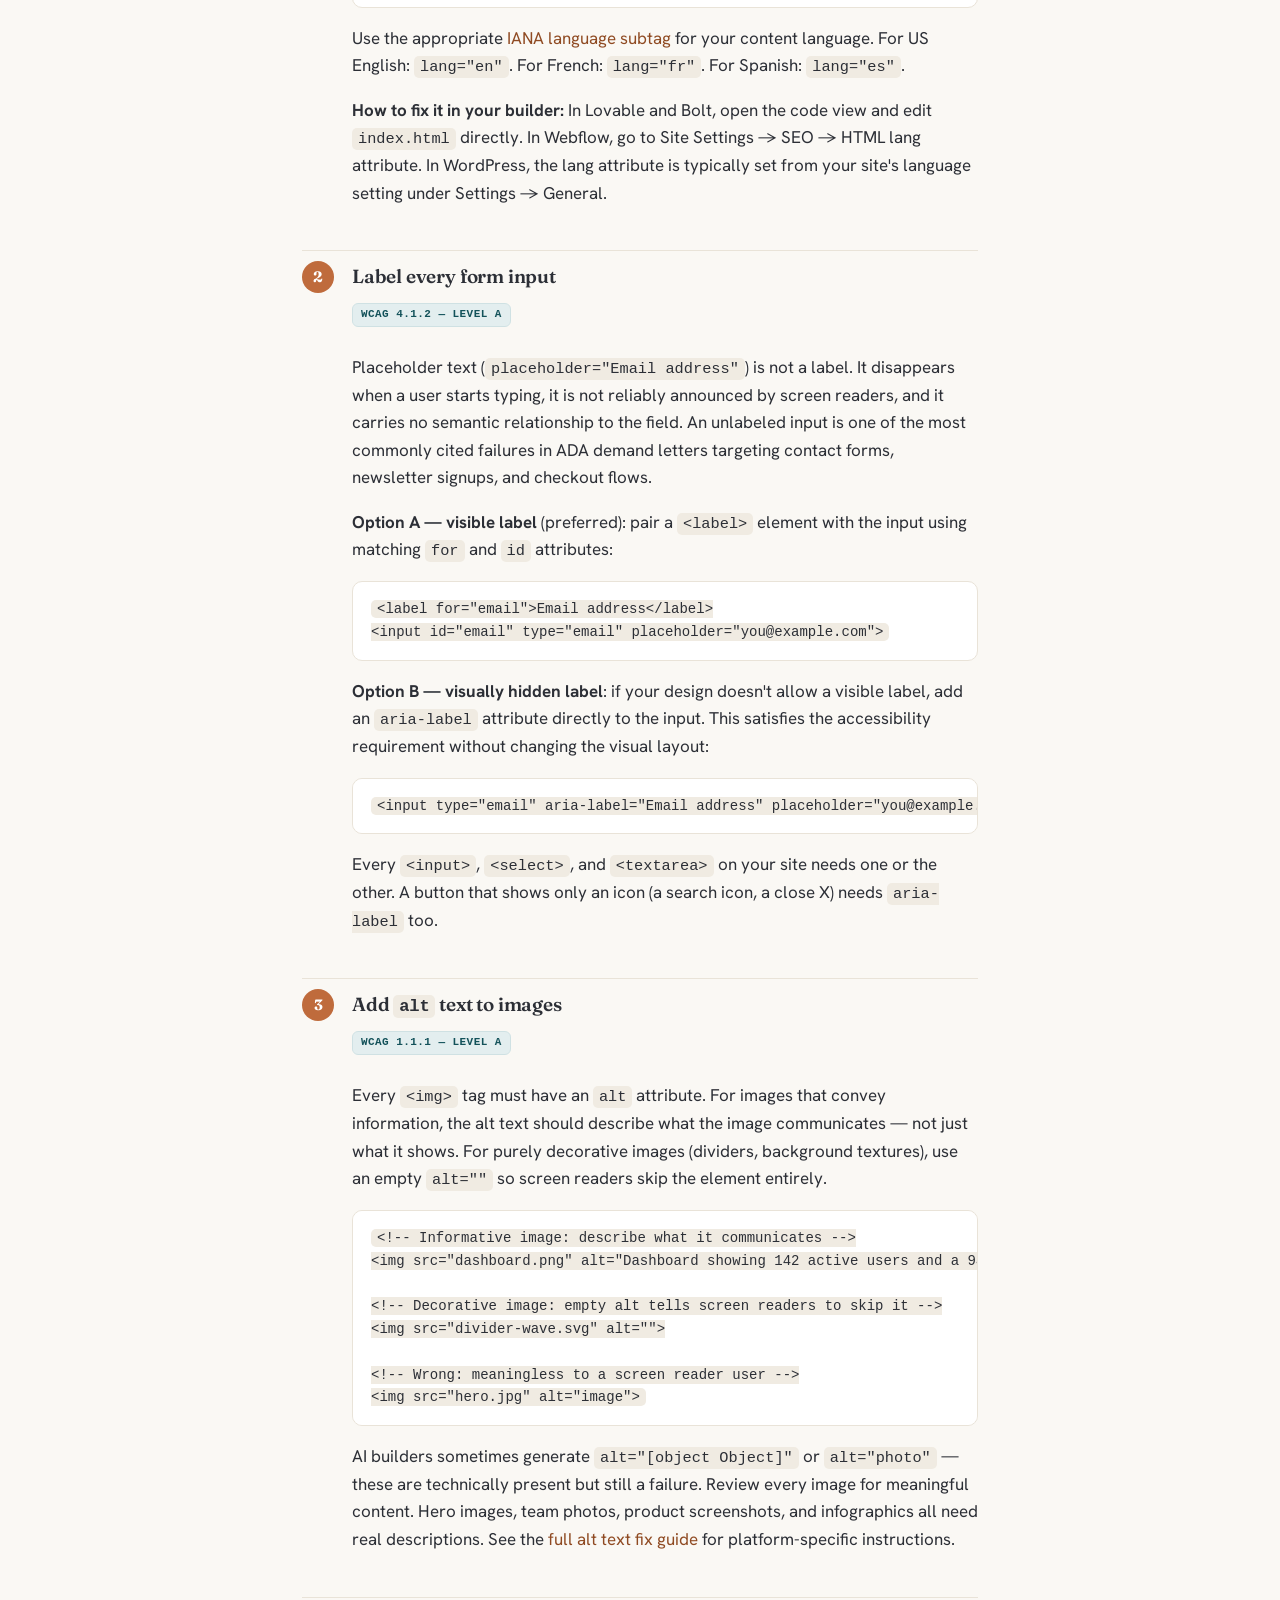
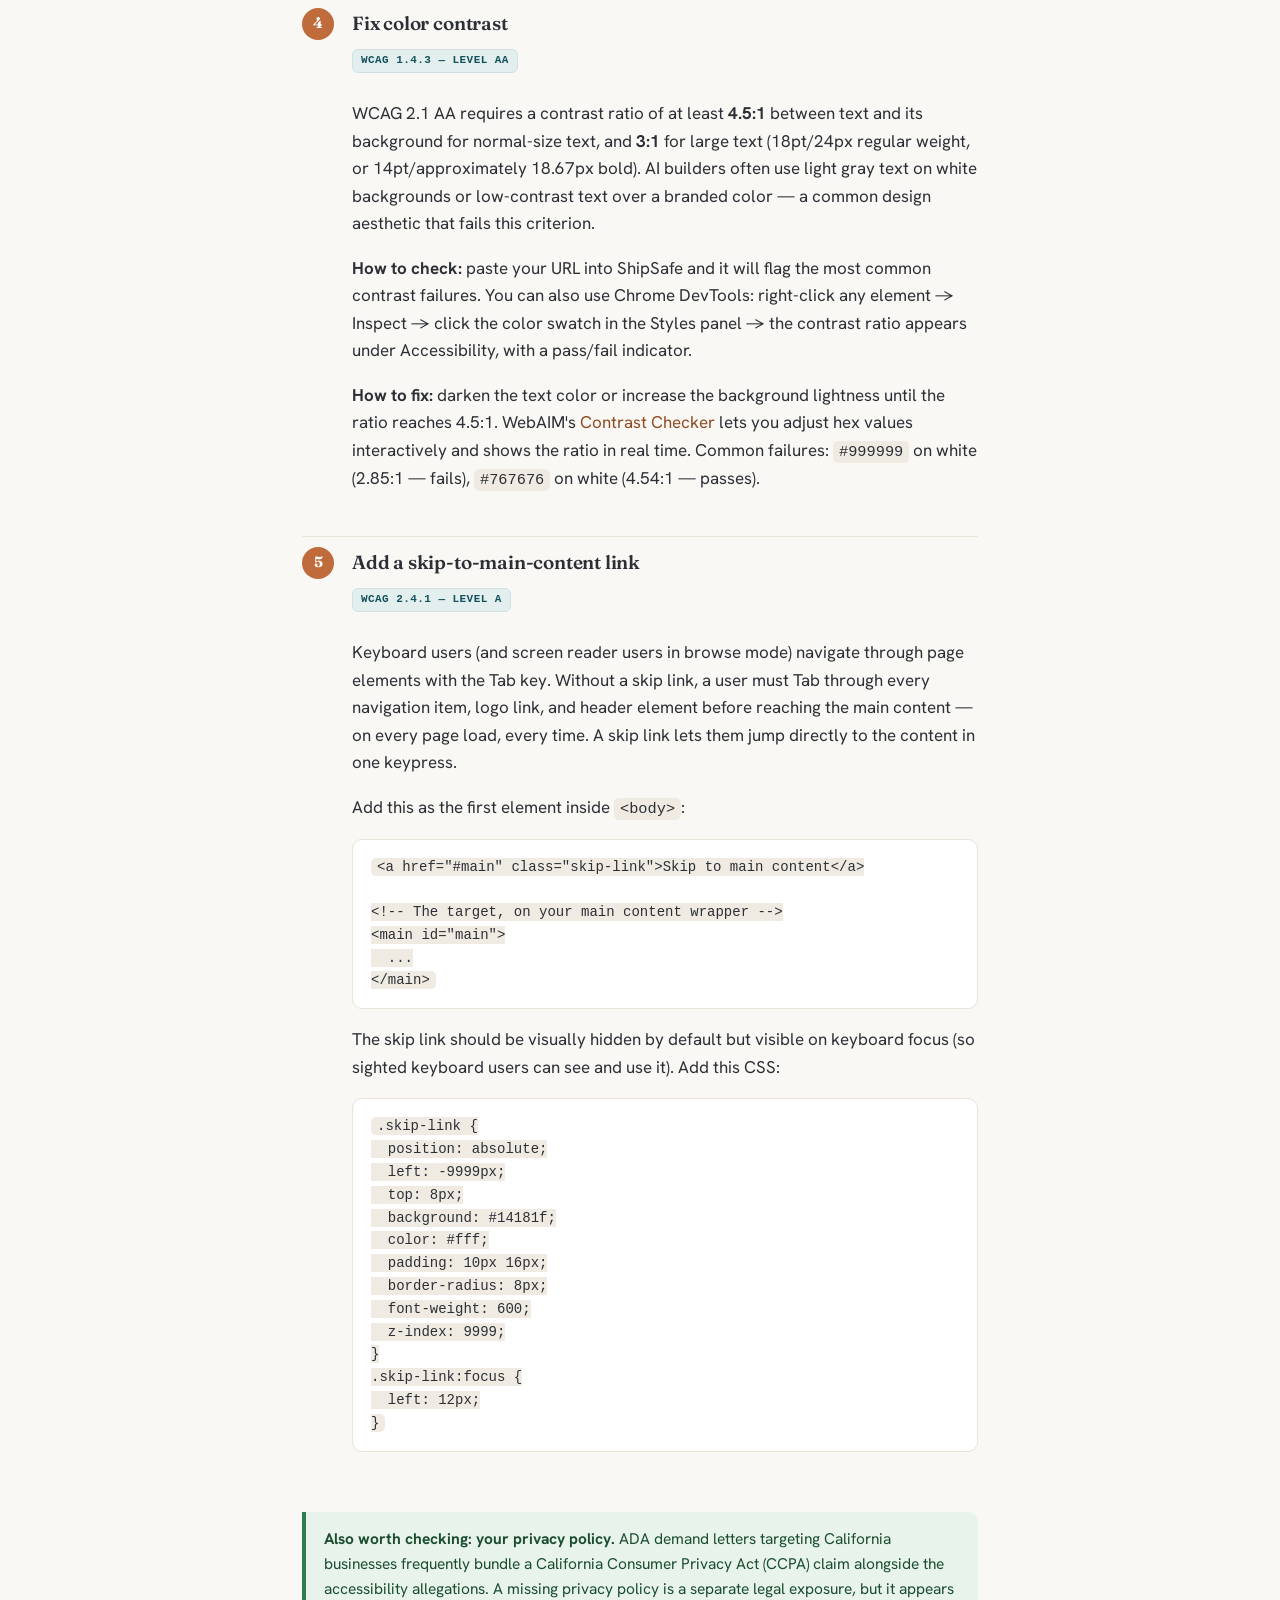
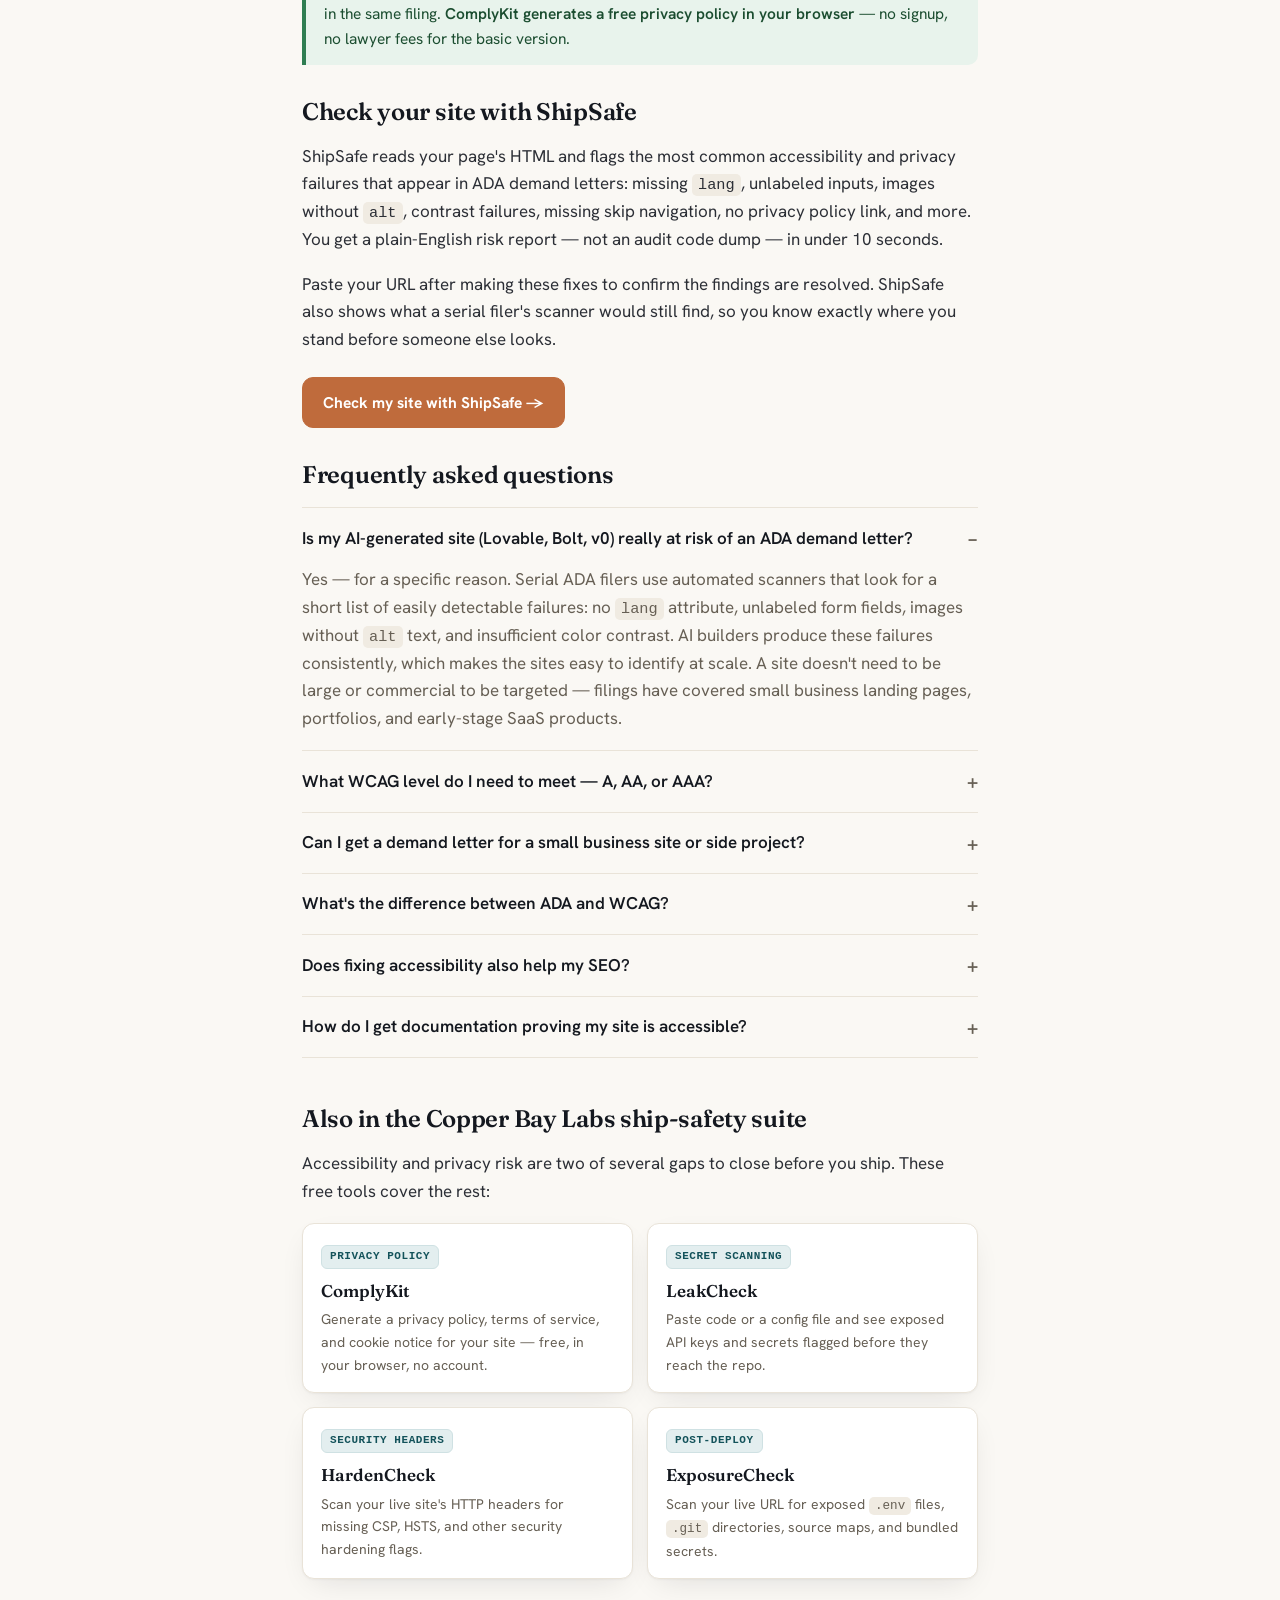
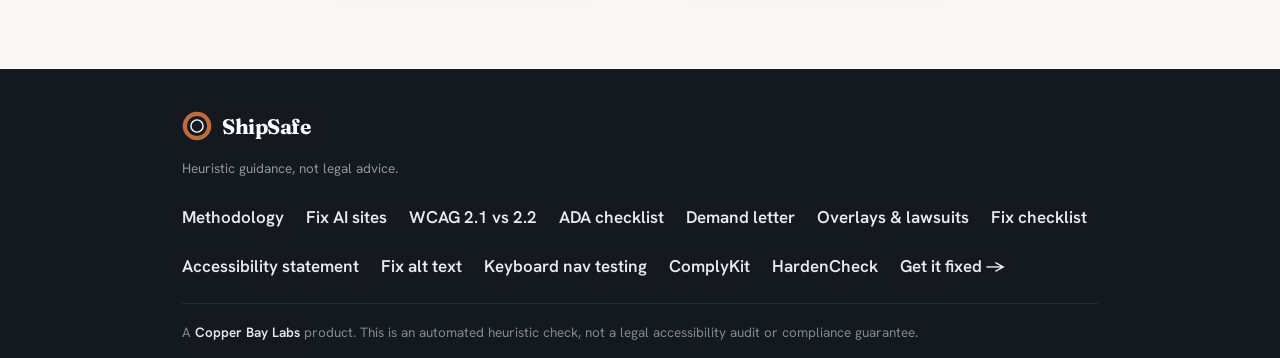
<file: guides/wcag-compliance-ai-generated-sites.html>
<!doctype html>
<html lang="en">
<head>
<meta charset="utf-8">
<meta name="viewport" content="width=device-width, initial-scale=1">
<title>WCAG Compliance for AI-Generated Sites: Fix the 5 Gaps That Trigger ADA Demand Letters</title>
<meta name="description" content="Lovable, Bolt, v0, and Webflow ship the same 5 accessibility failures serial ADA filers scan for. This guide shows how to find and fix each one yourself.">
<link rel="canonical" href="https://labs.copperbaytech.com/shipsafe/guides/wcag-compliance-ai-generated-sites.html">
<meta property="og:type" content="article">
<meta property="og:site_name" content="ShipSafe">
<meta property="og:title" content="WCAG Compliance for AI-Generated Sites: Fix the 5 Gaps That Trigger ADA Demand Letters">
<meta property="og:description" content="Lovable, Bolt, v0, and Webflow ship the same 5 accessibility failures serial ADA filers scan for. This guide shows how to find and fix each one yourself.">
<meta property="og:url" content="https://labs.copperbaytech.com/shipsafe/guides/wcag-compliance-ai-generated-sites.html">
<meta property="og:image" content="https://labs.copperbaytech.com/shipsafe/og-image.png">
<meta property="og:image:width" content="1200">
<meta property="og:image:height" content="630">
<meta name="twitter:card" content="summary_large_image">
<meta name="theme-color" content="#faf8f4">
<link rel="icon" href="../favicon.svg" type="image/svg+xml">
<link rel="apple-touch-icon" href="../apple-touch-icon.png">
<link rel="preconnect" href="https://fonts.googleapis.com">
<link rel="preconnect" href="https://fonts.gstatic.com" crossorigin>
<link href="https://fonts.googleapis.com/css2?family=Fraunces:opsz,wght@9..144,500;9..144,600;9..144,700&family=Hanken+Grotesk:wght@400;500;600;700&display=swap" rel="stylesheet">
<script type="application/ld+json">
{"@context":"https://schema.org","@type":"TechArticle","headline":"WCAG Compliance for AI-Generated Sites: Fix the 5 Gaps That Trigger ADA Demand Letters","description":"Lovable, Bolt, v0, Webflow, and similar builders routinely ship without five basic WCAG attributes that serial ADA demand-letter firms scan for automatically. This guide identifies each gap and shows exactly how to fix it.","author":{"@type":"Organization","name":"Copper Bay Labs","url":"https://copperbaytech.com"},"publisher":{"@type":"Organization","name":"Copper Bay Labs","url":"https://copperbaytech.com"},"datePublished":"2026-06-19","dateModified":"2026-06-19","mainEntityOfPage":"https://labs.copperbaytech.com/shipsafe/guides/wcag-compliance-ai-generated-sites.html","mainEntity":{"@type":"FAQPage","mainEntity":[{"@type":"Question","name":"Is my AI-generated site (Lovable, Bolt, v0) really at risk of an ADA demand letter?","acceptedAnswer":{"@type":"Answer","text":"Yes — for a specific reason. Serial ADA filers use automated scanners that look for a short list of easily detectable failures: no lang attribute, unlabeled form fields, images without alt text, and insufficient color contrast. AI builders produce these failures consistently, which makes the sites easy to identify. A site doesn't need to be large or commercial — filings have targeted small business landing pages, portfolios, and early-stage SaaS products."}},{"@type":"Question","name":"What WCAG level do I need to meet — A, AA, or AAA?","acceptedAnswer":{"@type":"Answer","text":"WCAG 2.1 Level AA is the standard applied in ADA litigation and the one referenced in most legal settlements and government guidance. Level A is the floor (the most basic requirements — all five fixes in this guide are Level A or AA). Level AAA has requirements that are impractical to meet universally and is not expected for general web content."}},{"@type":"Question","name":"Can I get an ADA demand letter for a small business site or side project?","acceptedAnswer":{"@type":"Answer","text":"Yes. ADA Title III applies to places of public accommodation, which courts in several circuits have held includes websites open to the public. Serial filers target small and mid-size businesses specifically because they're less likely to have legal resources to contest. A landing page, portfolio site, or early-stage SaaS product is not exempt by virtue of being small."}},{"@type":"Question","name":"What's the difference between ADA and WCAG?","acceptedAnswer":{"@type":"Answer","text":"The ADA (Americans with Disabilities Act) is a US civil rights law. WCAG (Web Content Accessibility Guidelines) is a technical standard published by the W3C. Courts use WCAG as the practical benchmark for whether a website meets the ADA's accessibility requirement — but WCAG itself is not a law. Complying with WCAG 2.1 AA substantially reduces ADA litigation risk, but a passing score is not a legal guarantee."}},{"@type":"Question","name":"Does fixing accessibility also help SEO?","acceptedAnswer":{"@type":"Answer","text":"Yes, significantly. The lang attribute, descriptive alt text, labeled form fields, and semantic heading structure all improve how search engines parse and understand your pages. Google's crawlers are essentially a very sophisticated screen reader — anything that helps a screen reader navigate your page tends to help a crawler too. Accessibility and SEO improvements frequently overlap."}},{"@type":"Question","name":"How do I get documentation proving my site is accessible?","acceptedAnswer":{"@type":"Answer","text":"A Voluntary Product Accessibility Template (VPAT) is the formal document used in procurement and legal contexts. For most small businesses, the practical first step is running a scan (ShipSafe will flag the automated-detectable issues), fixing the findings, and keeping a record of when you checked and what you fixed. That audit trail matters far more than a VPAT in most small-business ADA disputes."}}]}}
</script>
<link rel="stylesheet" href="../styles.css?v=7">
<style>
  .doc .lede{font-size:clamp(17px,2.3vw,20px);color:var(--muted)}
  .doc h2{scroll-margin-top:80px}
  .doc h3{font-family:"Fraunces",Georgia,serif;font-weight:600;font-size:19px;margin:22px 0 6px;letter-spacing:-.01em}
  .toc{display:flex;flex-wrap:wrap;gap:10px;margin:22px 0 6px;padding:0;list-style:none}
  .toc a{display:inline-block;background:var(--surface);border:1px solid var(--line);border-radius:999px;padding:7px 14px;font-size:14px;font-weight:600;color:var(--muted)}
  .toc a:hover{border-color:var(--bay);color:var(--ink);text-decoration:none}
  .callout{background:var(--warn-bg);border-left:4px solid var(--warn);border-radius:0 10px 10px 0;padding:14px 18px;margin:22px 0;font-size:15.5px;color:#5a3e10}
  .callout.tip{background:var(--pass-bg);border-left-color:var(--pass);color:#1b4d30}
  .fix-list{margin:18px 0;padding:0;list-style:none;counter-reset:fix}
  .fix-list>li{position:relative;padding:4px 0 26px 50px;counter-increment:fix;border-bottom:1px solid var(--line)}
  .fix-list>li:last-child{border-bottom:none}
  .fix-list>li::before{content:counter(fix);position:absolute;left:0;top:4px;width:32px;height:32px;border-radius:50%;background:var(--copper);color:#fff;font-weight:700;font-size:15px;display:flex;align-items:center;justify-content:center;font-family:"Fraunces",serif}
  .fix-list>li strong.fix-title{display:block;font-family:"Fraunces",Georgia,serif;font-weight:600;font-size:19px;letter-spacing:-.01em;margin-bottom:6px}
  .fix-list .wcag-badge{display:inline-block;margin-bottom:10px;font-family:ui-monospace,Menlo,Consolas,monospace;font-size:11px;font-weight:700;letter-spacing:.04em;text-transform:uppercase;color:var(--bay);background:var(--bay-tint);border:1px solid #cfe1e3;border-radius:6px;padding:2px 8px}
  .doc code.inline{font-family:ui-monospace,Menlo,Consolas,monospace;font-size:.9em;background:var(--line-2,#f0ebe2);padding:2px 6px;border-radius:5px}
  pre{background:var(--surface);border:1px solid var(--line);border-radius:10px;padding:16px 18px;overflow-x:auto;font-family:ui-monospace,Menlo,Consolas,monospace;font-size:13px;line-height:1.6;margin:12px 0}
  pre code{background:none;padding:0;font-size:inherit}
  .suite{display:grid;grid-template-columns:repeat(auto-fit,minmax(220px,1fr));gap:14px;margin:18px 0 6px}
  .suite a{display:block;background:var(--surface);border:1px solid var(--line);border-radius:12px;padding:16px 18px;box-shadow:var(--shadow);transition:box-shadow .15s,transform .15s,border-color .15s}
  .suite a:hover{text-decoration:none;box-shadow:var(--shadow-lift);transform:translateY(-2px);border-color:var(--line-2)}
  .suite .s-name{font-family:"Fraunces",serif;font-weight:600;font-size:17px;color:var(--ink);display:block;margin:0 0 4px}
  .suite p{color:var(--muted);font-size:14px;margin:0}
  .suite .s-tag{display:inline-block;margin-bottom:8px;font-family:ui-monospace,Menlo,Consolas,monospace;font-size:11px;font-weight:700;letter-spacing:.05em;text-transform:uppercase;color:var(--bay);background:var(--bay-tint,#e3eeef);border:1px solid #cfe1e3;border-radius:6px;padding:2px 8px}
  .faq-section{margin:18px 0}
  .faq-section details{border-bottom:1px solid var(--line);padding:14px 0}
  .faq-section details:first-child{border-top:1px solid var(--line)}
  .faq-section summary{font-weight:600;cursor:pointer;list-style:none;display:flex;justify-content:space-between;align-items:center;gap:12px}
  .faq-section summary::-webkit-details-marker{display:none}
  .faq-section summary::after{content:"+";font-size:20px;color:var(--muted);flex-shrink:0}
  .faq-section details[open] summary::after{content:"\2212"}
  .faq-section details p{margin:12px 0 4px;color:var(--muted)}
</style>
</head>
<body>
<a class="skip" href="#main">Skip to main content</a>

<header class="masthead" role="banner">
  <div class="wrap hdr-bar">
    <a class="brand" href="../" aria-label="ShipSafe — go to homepage">
      <svg class="mark" viewBox="0 0 64 64" aria-hidden="true" focusable="false"><circle cx="32" cy="32" r="26" fill="none" stroke="var(--copper)" stroke-width="9"/><circle cx="32" cy="32" r="13" fill="none" stroke="var(--ink)" stroke-width="3"/><g fill="var(--ink)"><rect x="29" y="2" width="6" height="14" rx="3"/><rect x="29" y="48" width="6" height="14" rx="3"/><rect x="2" y="29" width="14" height="6" rx="3"/><rect x="48" y="29" width="14" height="6" rx="3"/></g></svg>
      <span class="wordmark">ShipSafe</span>
    </a>
    <nav class="nav" aria-label="Primary navigation">
      <a href="../methodology.html">Methodology</a>
      <a href="wcag-compliance-ai-generated-sites.html" aria-current="page">Fix guides</a>
      <a href="ada-demand-letter-response.html">Demand letter</a>
      <a href="accessibility-overlay-ada-lawsuit.html">Overlays</a>
      <a href="wcag-remediation-checklist-existing-website.html">Remediation</a>
      <a href="accessibility-statement-template.html">Statement</a>
      <a href="fix-missing-alt-text-wcag-1-1-1.html">Alt text</a>
      <a href="keyboard-navigation-accessibility-testing.html">Keyboard nav</a>
      <a href="../">Check my site</a>
    </nav>
  </div>
</header>

<main id="main">
<article class="doc">
  <div class="wrap narrow">
    <p class="eyebrow" style="text-align:left">Remediation guide</p>
    <h1>WCAG Compliance for AI-Generated Sites: Fix the 5 Gaps That Trigger ADA Demand Letters</h1>
    <p class="lede">Lovable, Bolt, v0, Webflow, and similar builders produce great-looking sites fast — but they routinely skip five basic accessibility attributes that serial ADA filers scan for automatically. This guide shows what those gaps are, why AI builders create them, and exactly how to close each one.</p>

    <div class="callout">
      <strong>Not legal advice.</strong> ShipSafe identifies common risk patterns based on WCAG 2.1 guidelines. This guide is educational, not a legal opinion. For a compliance determination that holds up in court, consult a qualified attorney.
    </div>

    <ul class="toc" aria-label="On this page">
      <li><a href="#why">Why AI builders ship these gaps</a></li>
      <li><a href="#fixes">The 5 fixes</a></li>
      <li><a href="#verify">Verify with ShipSafe</a></li>
      <li><a href="#faq">FAQ</a></li>
    </ul>

    <h2 id="why">Why AI builders ship accessibility gaps by default</h2>
    <p>AI site builders optimize for visual output. When you prompt Lovable to "build a landing page for my SaaS," it produces markup that looks correct in a browser — because the browser renders most accessibility failures invisibly. A missing <code class="inline">lang</code> attribute has no visible effect. An image without <code class="inline">alt</code> text looks identical on screen. Insufficient color contrast is sometimes the designer's intentional aesthetic choice.</p>
    <p>The result is a site that passes a visual review but fails when a screen reader user, a keyboard-only user, or — more practically — an automated accessibility scanner reads the actual HTML. The scanner that a serial ADA demand-letter firm runs is not looking at how the page looks. It is looking at the markup.</p>
    <p>This is not unique to any one builder. It is the default output of a process optimized for speed and visual fidelity. Fixing it requires about an hour and five targeted changes.</p>

    <h2 id="fixes">The 5 fixes</h2>
    <p>These are the failures that appear most consistently in AI-generated sites and that appear most consistently in ADA demand letters targeting websites. All five map to WCAG 2.1 Level A or AA criteria — the baseline that courts apply.</p>

    <ol class="fix-list">

      <li>
        <strong class="fix-title">Add a <code class="inline">lang</code> attribute to your HTML tag</strong>
        <span class="wcag-badge">WCAG 3.1.1 — Level A</span>
        <p>Screen readers use the <code class="inline">lang</code> attribute to select the correct pronunciation rules, accent, and voice. Without it, a user whose screen reader defaults to Spanish will hear your English text read in Spanish phonetic rules — often rendering it completely unintelligible.</p>
        <p>The fix is a single attribute on your opening HTML tag:</p>
        <pre><code>&lt;html lang="en"&gt;</code></pre>
        <p>Use the appropriate <a href="https://www.iana.org/assignments/language-subtag-registry/language-subtag-registry" target="_blank" rel="noopener noreferrer">IANA language subtag</a> for your content language. For US English: <code class="inline">lang="en"</code>. For French: <code class="inline">lang="fr"</code>. For Spanish: <code class="inline">lang="es"</code>.</p>
        <p><strong>How to fix it in your builder:</strong> In Lovable and Bolt, open the code view and edit <code class="inline">index.html</code> directly. In Webflow, go to Site Settings → SEO → HTML lang attribute. In WordPress, the lang attribute is typically set from your site's language setting under Settings → General.</p>
      </li>

      <li>
        <strong class="fix-title">Label every form input</strong>
        <span class="wcag-badge">WCAG 4.1.2 — Level A</span>
        <p>Placeholder text (<code class="inline">placeholder="Email address"</code>) is not a label. It disappears when a user starts typing, it is not reliably announced by screen readers, and it carries no semantic relationship to the field. An unlabeled input is one of the most commonly cited failures in ADA demand letters targeting contact forms, newsletter signups, and checkout flows.</p>
        <p><strong>Option A — visible label</strong> (preferred): pair a <code class="inline">&lt;label&gt;</code> element with the input using matching <code class="inline">for</code> and <code class="inline">id</code> attributes:</p>
        <pre><code>&lt;label for="email"&gt;Email address&lt;/label&gt;
&lt;input id="email" type="email" placeholder="you@example.com"&gt;</code></pre>
        <p><strong>Option B — visually hidden label</strong>: if your design doesn't allow a visible label, add an <code class="inline">aria-label</code> attribute directly to the input. This satisfies the accessibility requirement without changing the visual layout:</p>
        <pre><code>&lt;input type="email" aria-label="Email address" placeholder="you@example.com"&gt;</code></pre>
        <p>Every <code class="inline">&lt;input&gt;</code>, <code class="inline">&lt;select&gt;</code>, and <code class="inline">&lt;textarea&gt;</code> on your site needs one or the other. A button that shows only an icon (a search icon, a close X) needs <code class="inline">aria-label</code> too.</p>
      </li>

      <li>
        <strong class="fix-title">Add <code class="inline">alt</code> text to images</strong>
        <span class="wcag-badge">WCAG 1.1.1 — Level A</span>
        <p>Every <code class="inline">&lt;img&gt;</code> tag must have an <code class="inline">alt</code> attribute. For images that convey information, the alt text should describe what the image communicates — not just what it shows. For purely decorative images (dividers, background textures), use an empty <code class="inline">alt=""</code> so screen readers skip the element entirely.</p>
        <pre><code>&lt;!-- Informative image: describe what it communicates --&gt;
&lt;img src="dashboard.png" alt="Dashboard showing 142 active users and a 94% uptime graph"&gt;

&lt;!-- Decorative image: empty alt tells screen readers to skip it --&gt;
&lt;img src="divider-wave.svg" alt=""&gt;

&lt;!-- Wrong: meaningless to a screen reader user --&gt;
&lt;img src="hero.jpg" alt="image"&gt;</code></pre>
        <p>AI builders sometimes generate <code class="inline">alt="[object Object]"</code> or <code class="inline">alt="photo"</code> — these are technically present but still a failure. Review every image for meaningful content. Hero images, team photos, product screenshots, and infographics all need real descriptions. See the <a href="fix-missing-alt-text-wcag-1-1-1.html">full alt text fix guide</a> for platform-specific instructions.</p>
      </li>

      <li>
        <strong class="fix-title">Fix color contrast</strong>
        <span class="wcag-badge">WCAG 1.4.3 — Level AA</span>
        <p>WCAG 2.1 AA requires a contrast ratio of at least <strong>4.5:1</strong> between text and its background for normal-size text, and <strong>3:1</strong> for large text (18pt/24px regular weight, or 14pt/approximately 18.67px bold). AI builders often use light gray text on white backgrounds or low-contrast text over a branded color — a common design aesthetic that fails this criterion.</p>
        <p><strong>How to check:</strong> paste your URL into ShipSafe and it will flag the most common contrast failures. You can also use Chrome DevTools: right-click any element → Inspect → click the color swatch in the Styles panel → the contrast ratio appears under Accessibility, with a pass/fail indicator.</p>
        <p><strong>How to fix:</strong> darken the text color or increase the background lightness until the ratio reaches 4.5:1. WebAIM's <a href="https://webaim.org/resources/contrastchecker/" target="_blank" rel="noopener noreferrer">Contrast Checker</a> lets you adjust hex values interactively and shows the ratio in real time. Common failures: <code class="inline">#999999</code> on white (2.85:1 — fails), <code class="inline">#767676</code> on white (4.54:1 — passes).</p>
      </li>

      <li>
        <strong class="fix-title">Add a skip-to-main-content link</strong>
        <span class="wcag-badge">WCAG 2.4.1 — Level A</span>
        <p>Keyboard users (and screen reader users in browse mode) navigate through page elements with the Tab key. Without a skip link, a user must Tab through every navigation item, logo link, and header element before reaching the main content — on every page load, every time. A skip link lets them jump directly to the content in one keypress.</p>
        <p>Add this as the first element inside <code class="inline">&lt;body&gt;</code>:</p>
        <pre><code>&lt;a href="#main" class="skip-link"&gt;Skip to main content&lt;/a&gt;

&lt;!-- The target, on your main content wrapper --&gt;
&lt;main id="main"&gt;
  ...
&lt;/main&gt;</code></pre>
        <p>The skip link should be visually hidden by default but visible on keyboard focus (so sighted keyboard users can see and use it). Add this CSS:</p>
        <pre><code>.skip-link {
  position: absolute;
  left: -9999px;
  top: 8px;
  background: #14181f;
  color: #fff;
  padding: 10px 16px;
  border-radius: 8px;
  font-weight: 600;
  z-index: 9999;
}
.skip-link:focus {
  left: 12px;
}</code></pre>
      </li>

    </ol>

    <div class="callout tip">
      <strong>Also worth checking: your privacy policy.</strong> ADA demand letters targeting California businesses frequently bundle a California Consumer Privacy Act (CCPA) claim alongside the accessibility allegations. A missing privacy policy is a separate legal exposure, but it appears in the same filing. <a href="https://labs.copperbaytech.com/complykit/" target="_blank" rel="noopener noreferrer" style="color:inherit;font-weight:600">ComplyKit generates a free privacy policy in your browser</a> — no signup, no lawyer fees for the basic version.
    </div>

    <h2 id="verify">Check your site with ShipSafe</h2>
    <p>ShipSafe reads your page's HTML and flags the most common accessibility and privacy failures that appear in ADA demand letters: missing <code class="inline">lang</code>, unlabeled inputs, images without <code class="inline">alt</code>, contrast failures, missing skip navigation, no privacy policy link, and more. You get a plain-English risk report — not an audit code dump — in under 10 seconds.</p>
    <p>Paste your URL after making these fixes to confirm the findings are resolved. ShipSafe also shows what a serial filer's scanner would still find, so you know exactly where you stand before someone else looks.</p>

    <p style="margin:24px 0 8px"><a class="btn primary" href="../">Check my site with ShipSafe &rarr;</a></p>

    <h2 id="faq">Frequently asked questions</h2>
    <div class="faq-section">
      <details open>
        <summary>Is my AI-generated site (Lovable, Bolt, v0) really at risk of an ADA demand letter?</summary>
        <p>Yes — for a specific reason. Serial ADA filers use automated scanners that look for a short list of easily detectable failures: no <code class="inline">lang</code> attribute, unlabeled form fields, images without <code class="inline">alt</code> text, and insufficient color contrast. AI builders produce these failures consistently, which makes the sites easy to identify at scale. A site doesn't need to be large or commercial to be targeted — filings have covered small business landing pages, portfolios, and early-stage SaaS products.</p>
      </details>
      <details>
        <summary>What WCAG level do I need to meet — A, AA, or AAA?</summary>
        <p>WCAG 2.1 Level AA is the standard applied in ADA litigation and the one referenced in most legal settlements and government guidance. Level A is the floor — the most basic requirements (all five fixes in this guide are Level A or AA). Level AAA has requirements that are impractical to meet universally and is not expected for general web content. Targeting Level AA is the right goal for a typical business website.</p>
      </details>
      <details>
        <summary>Can I get a demand letter for a small business site or side project?</summary>
        <p>Yes. ADA Title III applies to places of public accommodation, which courts in several circuits have held includes websites open to the public. Serial filers specifically target small and mid-size businesses because they're less likely to have legal resources to contest. A 2024 study found the vast majority of ADA website lawsuits targeted businesses with fewer than 50 employees. Size and site age are not defenses.</p>
      </details>
      <details>
        <summary>What's the difference between ADA and WCAG?</summary>
        <p>The ADA (Americans with Disabilities Act) is a US civil rights law. WCAG (Web Content Accessibility Guidelines) is a technical standard published by the W3C. Courts use WCAG as the practical benchmark for whether a website meets the ADA's accessibility requirement — but WCAG is not a law itself. Complying with WCAG 2.1 AA substantially reduces ADA litigation risk, but a passing audit score is not a legal guarantee of compliance.</p>
      </details>
      <details>
        <summary>Does fixing accessibility also help my SEO?</summary>
        <p>Significantly, yes. The <code class="inline">lang</code> attribute, descriptive <code class="inline">alt</code> text, labeled form fields, and semantic heading structure all improve how search engine crawlers parse and index your pages. Google's crawlers are essentially sophisticated screen readers — anything that helps a screen reader navigate your page helps a crawler too. Image alt text in particular is a direct SEO signal; it's how crawlers understand image content and index it in Google Image Search.</p>
      </details>
      <details>
        <summary>How do I get documentation proving my site is accessible?</summary>
        <p>A Voluntary Product Accessibility Template (VPAT) is the formal document used in enterprise procurement and legal contexts, but it's overkill for most small businesses. The practical first step is running a documented scan (ShipSafe flags the automatically-detectable issues), fixing the findings, and recording when you checked and what you changed. That audit trail — timestamped screenshots of your scan results before and after — matters far more in a small-business ADA dispute than a formal VPAT.</p>
      </details>
    </div>

    <h2 style="margin-top:48px">Also in the Copper Bay Labs ship-safety suite</h2>
    <p>Accessibility and privacy risk are two of several gaps to close before you ship. These free tools cover the rest:</p>
    <div class="suite">
      <a href="https://labs.copperbaytech.com/complykit/" target="_blank" rel="noopener noreferrer">
        <span class="s-tag">Privacy policy</span>
        <span class="s-name">ComplyKit</span>
        <p>Generate a privacy policy, terms of service, and cookie notice for your site — free, in your browser, no account.</p>
      </a>
      <a href="https://labs.copperbaytech.com/leakcheck/" target="_blank" rel="noopener noreferrer">
        <span class="s-tag">Secret scanning</span>
        <span class="s-name">LeakCheck</span>
        <p>Paste code or a config file and see exposed API keys and secrets flagged before they reach the repo.</p>
      </a>
      <a href="https://labs.copperbaytech.com/hardencheck/" target="_blank" rel="noopener noreferrer">
        <span class="s-tag">Security headers</span>
        <span class="s-name">HardenCheck</span>
        <p>Scan your live site's HTTP headers for missing CSP, HSTS, and other security hardening flags.</p>
      </a>
      <a href="https://labs.copperbaytech.com/exposurecheck/" target="_blank" rel="noopener noreferrer">
        <span class="s-tag">Post-deploy</span>
        <span class="s-name">ExposureCheck</span>
        <p>Scan your live URL for exposed <code class="inline">.env</code> files, <code class="inline">.git</code> directories, source maps, and bundled secrets.</p>
      </a>
    </div>
  </div>
</article>
</main>

<footer class="footer" role="contentinfo">
  <div class="wrap foot">
    <div>
      <a class="brand small" href="../" aria-label="ShipSafe — go to homepage">
        <svg class="mark" viewBox="0 0 64 64" aria-hidden="true" focusable="false"><circle cx="32" cy="32" r="26" fill="none" stroke="var(--copper)" stroke-width="9"/><circle cx="32" cy="32" r="13" fill="none" stroke="currentColor" stroke-width="3"/></svg>
        <span class="wordmark">ShipSafe</span>
      </a>
      <p class="fine">Heuristic guidance, not legal advice.</p>
    </div>
    <nav class="foot-nav" aria-label="Footer navigation">
      <a href="../methodology.html">Methodology</a>
      <a href="wcag-compliance-ai-generated-sites.html" aria-current="page">Fix AI sites</a>
      <a href="wcag-2-1-vs-2-2-what-changed.html">WCAG 2.1 vs 2.2</a>
      <a href="ada-compliance-checklist.html">ADA checklist</a>
      <a href="ada-demand-letter-response.html">Demand letter</a>
      <a href="accessibility-overlay-ada-lawsuit.html">Overlays &amp; lawsuits</a>
      <a href="wcag-remediation-checklist-existing-website.html">Fix checklist</a>
      <a href="accessibility-statement-template.html">Accessibility statement</a>
      <a href="fix-missing-alt-text-wcag-1-1-1.html">Fix alt text</a>
      <a href="keyboard-navigation-accessibility-testing.html">Keyboard nav testing</a>
      <a href="https://labs.copperbaytech.com/complykit/" target="_blank" rel="noopener noreferrer">ComplyKit</a>
      <a href="https://labs.copperbaytech.com/hardencheck/" target="_blank" rel="noopener noreferrer">HardenCheck</a>
      <a href="https://copperbaytech.com" target="_blank" rel="noopener noreferrer">Get it fixed <span aria-hidden="true">&rarr;</span><span class="sr-only">(opens in new tab)</span></a>
    </nav>
  </div>
  <div class="wrap">
    <p class="madeby">A <a href="https://copperbaytech.com" target="_blank" rel="noopener noreferrer">Copper Bay Labs<span class="sr-only"> (opens in new tab)</span></a> product. <span class="disclaimer">This is an automated heuristic check, not a legal accessibility audit or compliance guarantee.</span></p>
  </div>
</footer>

</body>
</html>
</file>
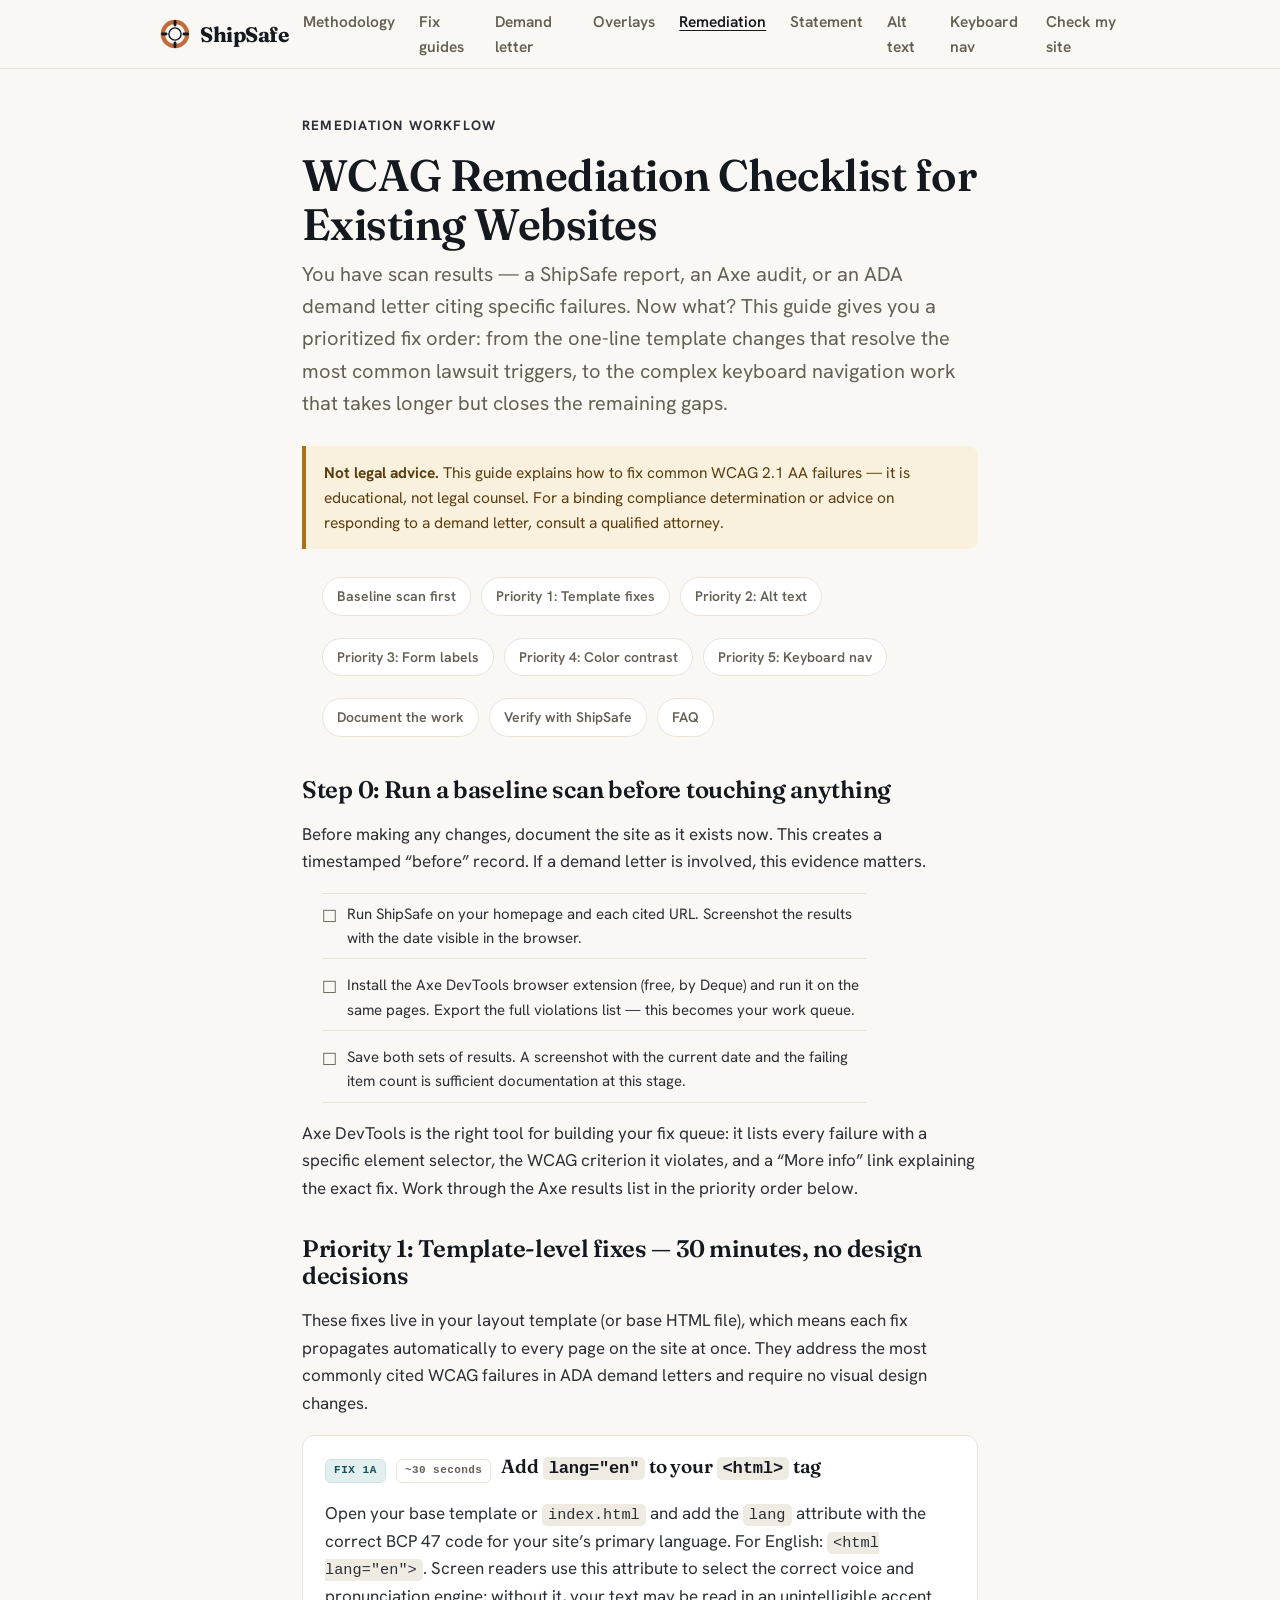
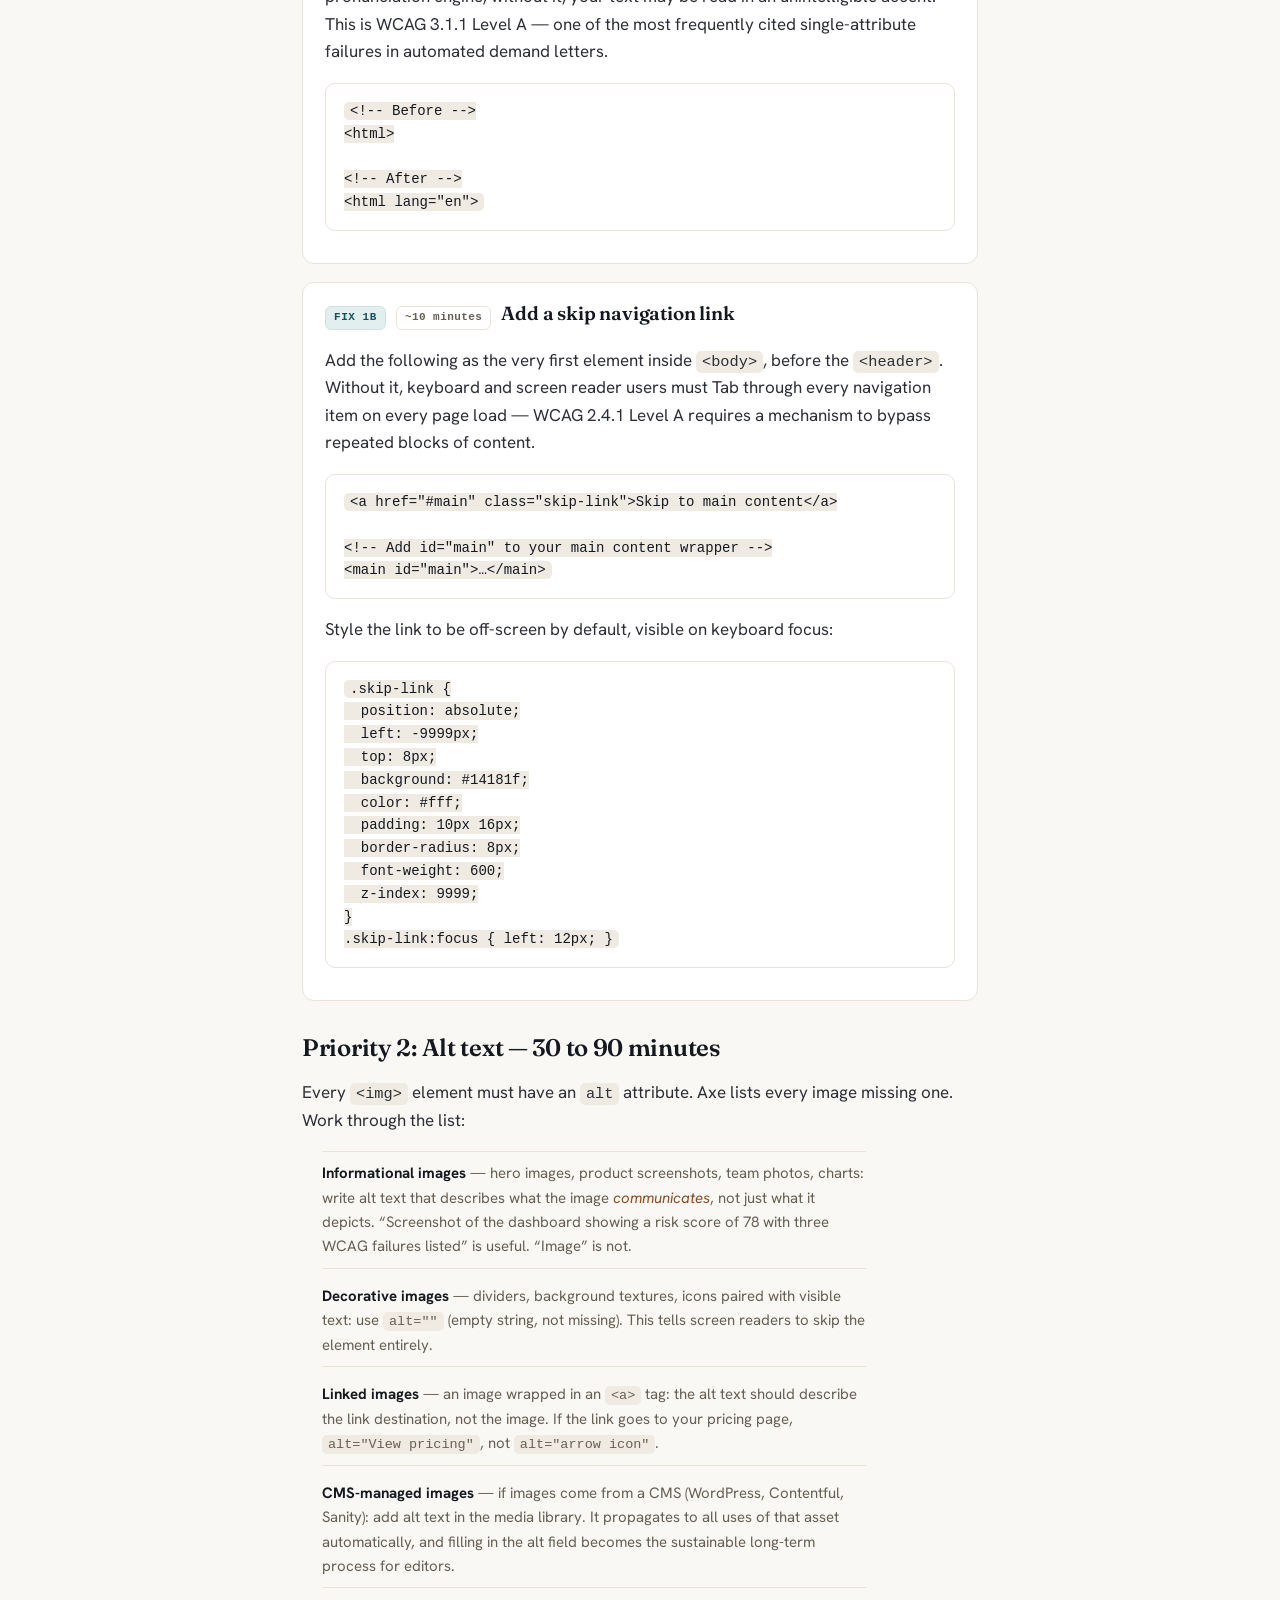
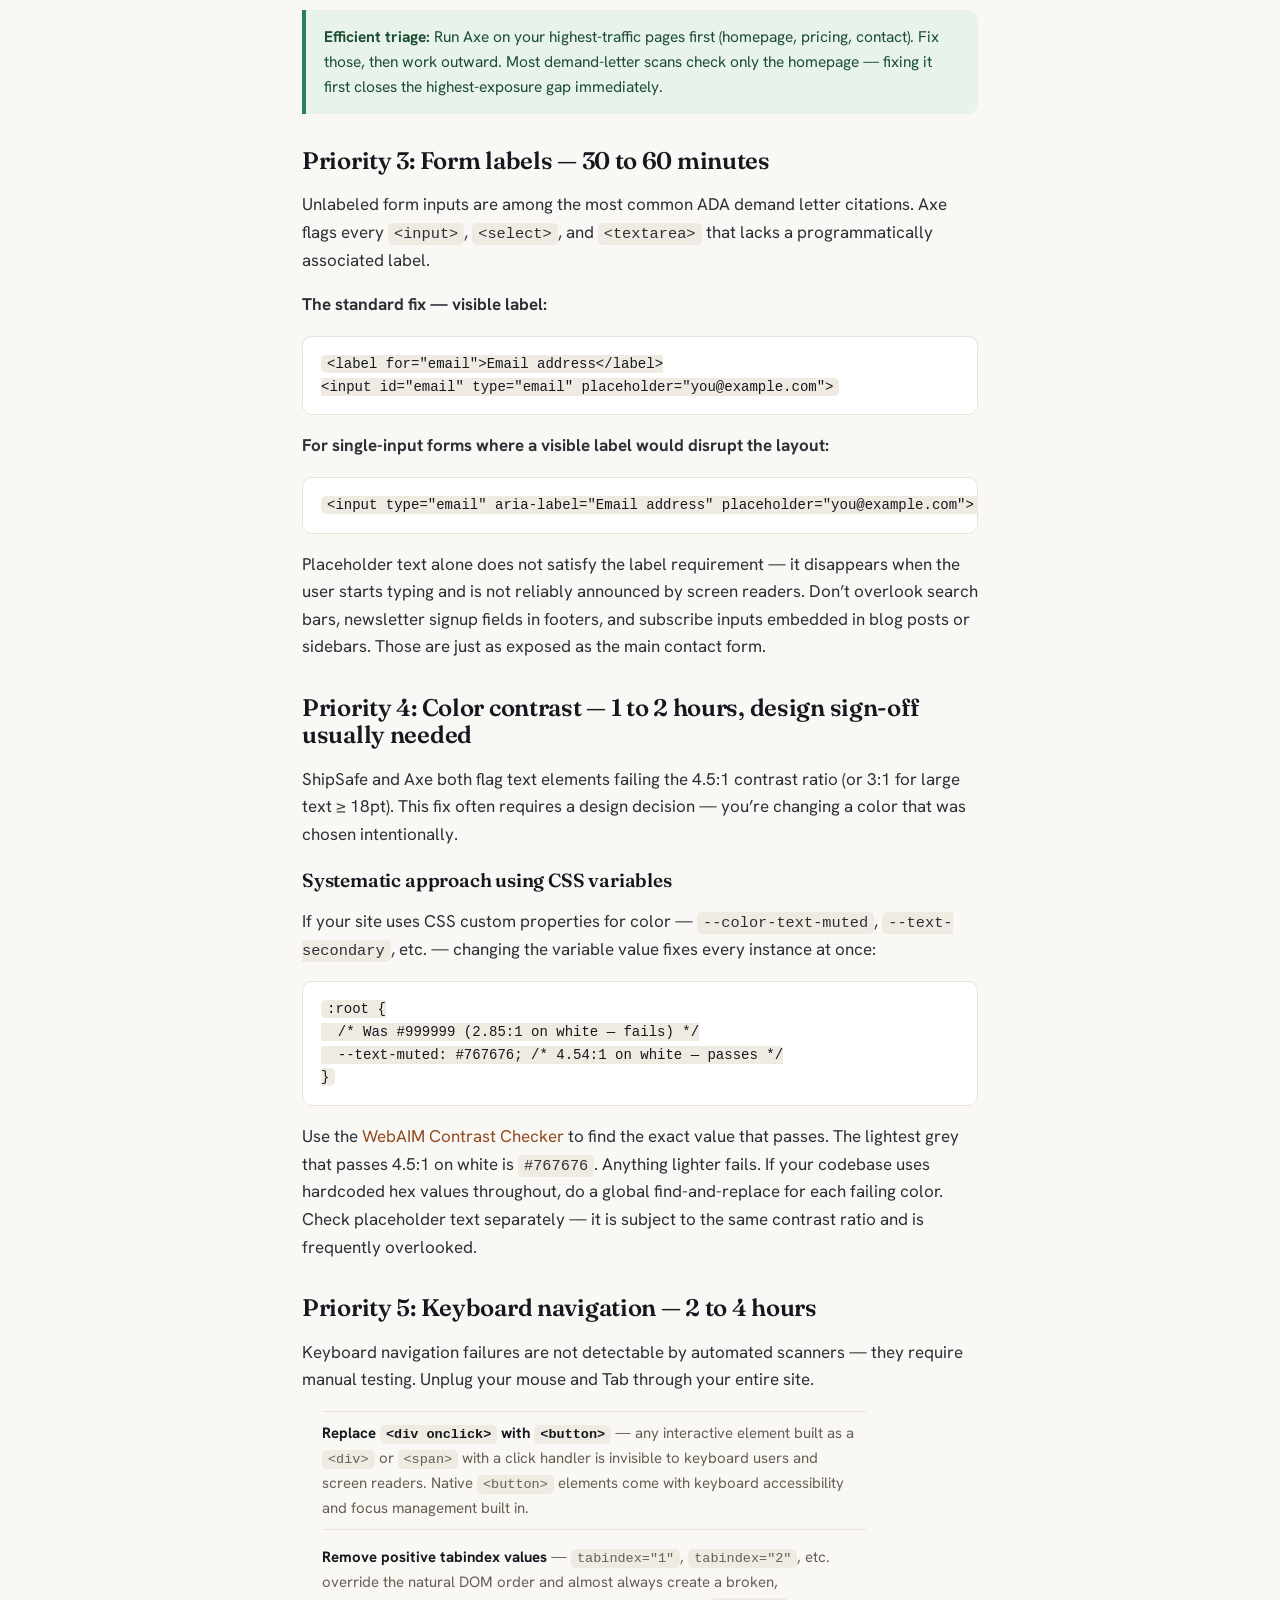
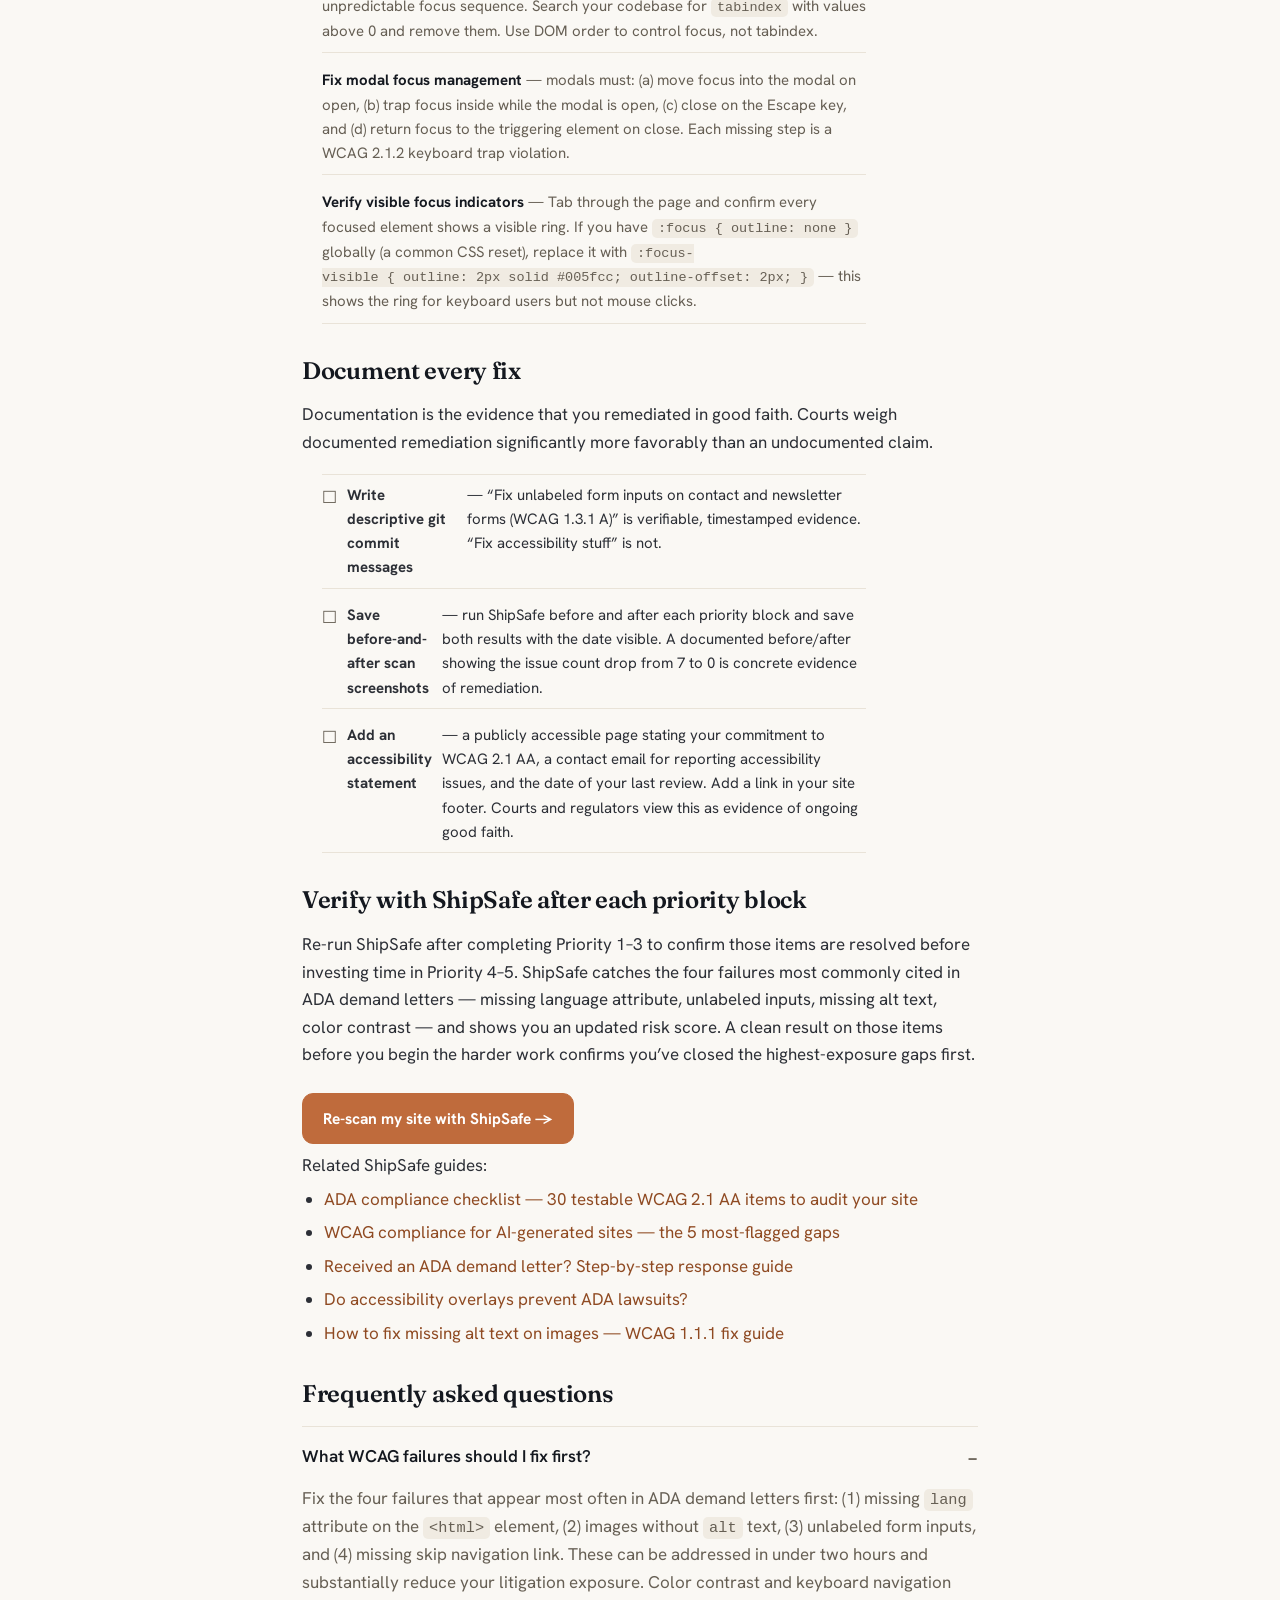
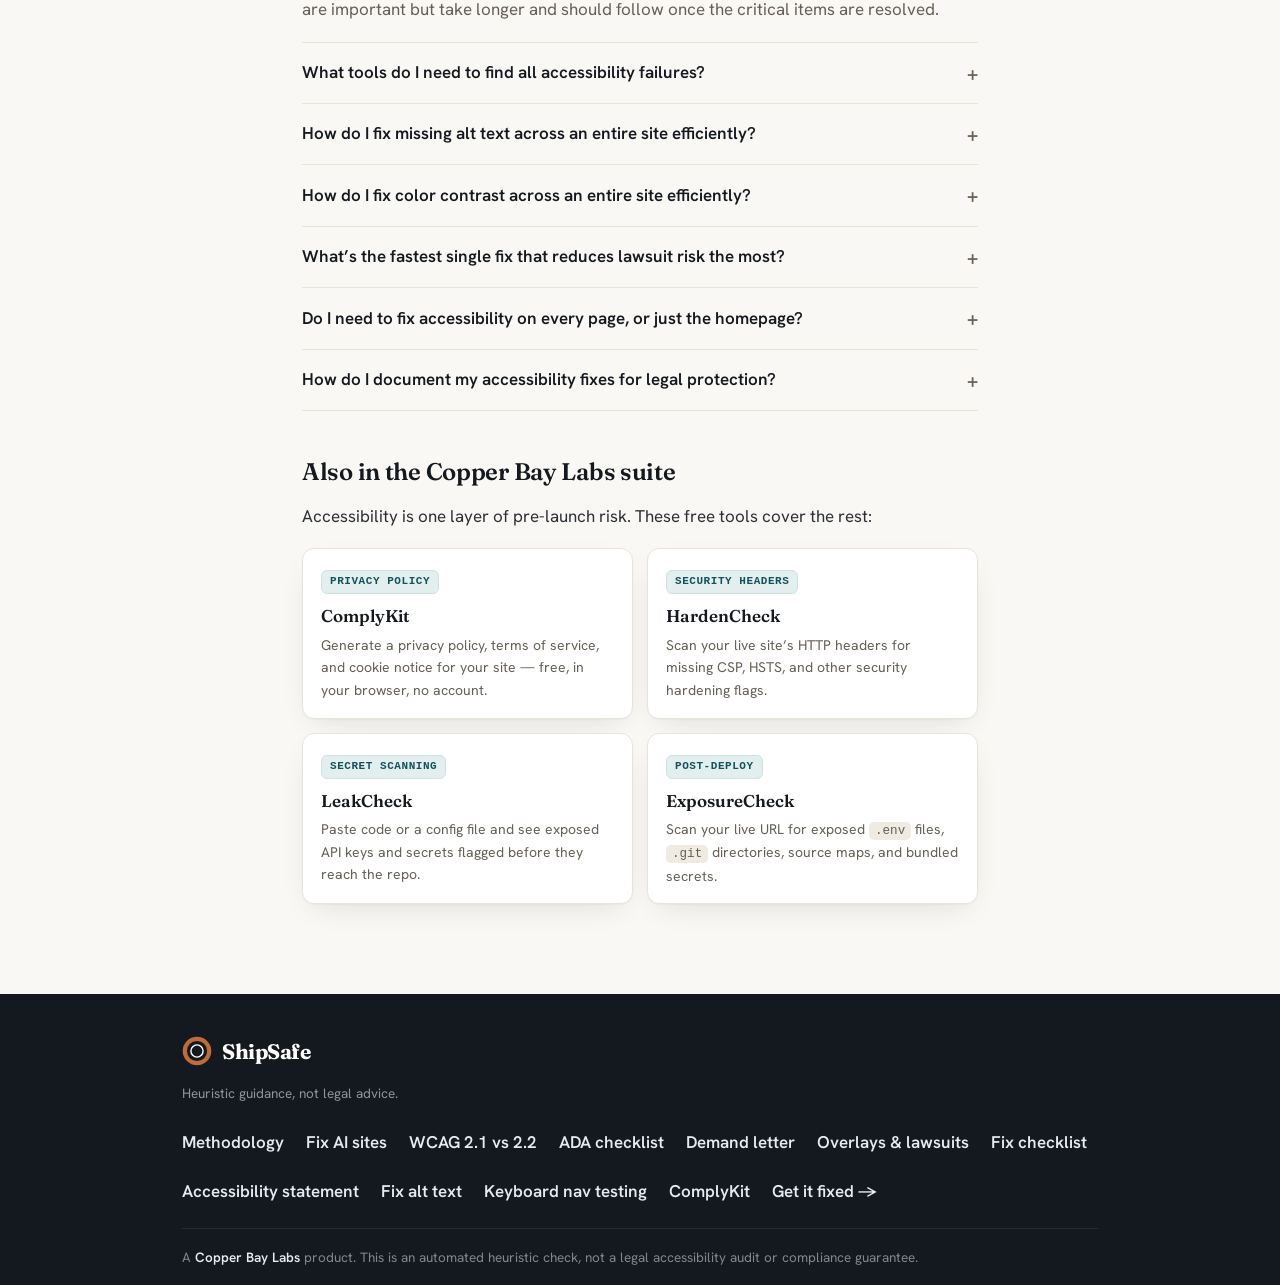
<file: guides/wcag-remediation-checklist-existing-website.html>
<!doctype html>
<html lang="en">
<head>
<meta charset="utf-8">
<meta name="viewport" content="width=device-width, initial-scale=1">
<title>WCAG Remediation Checklist for Existing Websites: Fix Accessibility Issues Systematically</title>
<meta name="description" content="Got failing accessibility scan results? This WCAG remediation guide helps you triage and fix WCAG 2.1 AA failures in priority order — from one-line template fixes to keyboard navigation.">
<link rel="canonical" href="https://labs.copperbaytech.com/shipsafe/guides/wcag-remediation-checklist-existing-website.html">
<meta property="og:type" content="article">
<meta property="og:site_name" content="ShipSafe">
<meta property="og:title" content="WCAG Remediation Checklist for Existing Websites: Fix Accessibility Issues Systematically">
<meta property="og:description" content="Got failing accessibility scan results? Fix WCAG 2.1 AA failures in the right order — from one-line fixes to keyboard navigation and color contrast.">
<meta property="og:url" content="https://labs.copperbaytech.com/shipsafe/guides/wcag-remediation-checklist-existing-website.html">
<meta property="og:image" content="https://labs.copperbaytech.com/shipsafe/og-image.png">
<meta property="og:image:width" content="1200">
<meta property="og:image:height" content="630">
<meta name="twitter:card" content="summary_large_image">
<meta name="theme-color" content="#faf8f4">
<link rel="icon" href="../favicon.svg" type="image/svg+xml">
<link rel="apple-touch-icon" href="../apple-touch-icon.png">
<link rel="preconnect" href="https://fonts.googleapis.com">
<link rel="preconnect" href="https://fonts.gstatic.com" crossorigin>
<link href="https://fonts.googleapis.com/css2?family=Fraunces:opsz,wght@9..144,500;9..144,600;9..144,700&family=Hanken+Grotesk:wght@400;500;600;700&display=swap" rel="stylesheet">
<script type="application/ld+json">
{"@context":"https://schema.org","@type":"TechArticle","headline":"WCAG Remediation Checklist for Existing Websites: Fix Accessibility Issues Systematically","description":"A prioritized WCAG remediation workflow for developers and site owners who have received scan results or a demand letter and need to fix accessibility failures in the right order.","author":{"@type":"Organization","name":"Copper Bay Labs","url":"https://copperbaytech.com"},"publisher":{"@type":"Organization","name":"Copper Bay Labs","url":"https://copperbaytech.com"},"datePublished":"2026-08-31","dateModified":"2026-08-31","mainEntityOfPage":"https://labs.copperbaytech.com/shipsafe/guides/wcag-remediation-checklist-existing-website.html","mainEntity":{"@type":"FAQPage","mainEntity":[{"@type":"Question","name":"What WCAG failures should I fix first?","acceptedAnswer":{"@type":"Answer","text":"Fix the four failures that appear most often in ADA demand letters first: (1) missing lang attribute on the html element, (2) images without alt text, (3) unlabeled form inputs, and (4) missing skip navigation link. These four items can be addressed in under two hours and substantially reduce your litigation exposure. Color contrast and keyboard navigation issues are important but take longer and should follow."}},{"@type":"Question","name":"What tools do I need to find all accessibility failures on my site?","acceptedAnswer":{"@type":"Answer","text":"Start with ShipSafe (paste your URL for a fast automated scan) and the Axe DevTools browser extension (free, shows per-element failures with specific fix guidance). Together these catch approximately 30-40% of WCAG 2.1 AA criteria. After fixing those, do a keyboard-only walkthrough (unplug your mouse and Tab through every page) to find keyboard navigation failures. For ARIA and dynamic content, test with VoiceOver on macOS or NVDA on Windows."}},{"@type":"Question","name":"How do I fix missing alt text across an entire site efficiently?","acceptedAnswer":{"@type":"Answer","text":"Run Axe DevTools on each of your key pages — it lists every image missing an alt attribute with its selector. For informational images, write alt text that describes what the image communicates. For decorative images, set alt=\"\" so screen readers skip them. If images come from a CMS, add alt text in the media library so it propagates to all uses automatically."}},{"@type":"Question","name":"How do I fix color contrast across an entire site efficiently?","acceptedAnswer":{"@type":"Answer","text":"If your site uses CSS custom properties for colors (e.g., --text-muted, --color-secondary), changing one variable value fixes every instance at once. Use the WebAIM Contrast Checker to find the hex value that passes 4.5:1, update the variable in your root CSS, and re-scan to verify. The lightest grey that passes 4.5:1 on white is #767676. If your codebase uses hardcoded hex values, do a global find-and-replace for each failing color."}},{"@type":"Question","name":"What is the fastest single fix that reduces ADA lawsuit risk the most?","acceptedAnswer":{"@type":"Answer","text":"Adding lang='en' to the html element is the fastest fix — 30 seconds, one attribute — and it resolves WCAG 3.1.1 Level A, one of the most commonly cited failures in ADA demand letters. Skip navigation is next: about 10 minutes of HTML and CSS that resolves WCAG 2.4.1 Level A. Neither requires a design decision or visual change to the page."}},{"@type":"Question","name":"Do I need to fix accessibility issues on every page, or just the homepage?","acceptedAnswer":{"@type":"Answer","text":"Every publicly accessible page should meet WCAG 2.1 AA. In practice, ADA demand letters from automated-scan firms almost always cite only the homepage. Fix the homepage first. However, structural failures — missing lang attribute, no skip nav, CSS contrast — exist across all pages and are typically fixed in the template, which propagates to every page at once."}},{"@type":"Question","name":"How do I document my accessibility fixes for legal protection?","acceptedAnswer":{"@type":"Answer","text":"The most useful documentation is a timestamped git commit history with descriptive commit messages — e.g., 'Add lang attribute to html element (WCAG 3.1.1 A)'. Pair that with before-and-after screenshots of ShipSafe scan results saved with dates. An accessibility statement page on your site — stating your WCAG 2.1 AA commitment, a contact email for reporting issues, and the date of your last review — completes the documented posture that courts weigh favorably."}}]}}
</script>
<link rel="stylesheet" href="../styles.css?v=7">
<style>
  .doc .lede{font-size:clamp(17px,2.3vw,20px);color:var(--muted)}
  .doc h2{scroll-margin-top:80px}
  .doc h3{font-family:"Fraunces",Georgia,serif;font-weight:600;font-size:19px;margin:22px 0 6px;letter-spacing:-.01em}
  .toc{display:flex;flex-wrap:wrap;gap:10px;margin:22px 0 6px;padding:0;list-style:none}
  .toc a{display:inline-block;background:var(--surface);border:1px solid var(--line);border-radius:999px;padding:7px 14px;font-size:14px;font-weight:600;color:var(--muted)}
  .toc a:hover{border-color:var(--bay);color:var(--ink);text-decoration:none}
  .callout{background:var(--warn-bg);border-left:4px solid var(--warn);border-radius:0 10px 10px 0;padding:14px 18px;margin:22px 0;font-size:15.5px;color:#5a3e10}
  .callout.tip{background:var(--pass-bg);border-left-color:var(--pass);color:#1b4d30}
  .doc code.inline{font-family:ui-monospace,Menlo,Consolas,monospace;font-size:.9em;background:var(--line-2,#f0ebe2);padding:2px 6px;border-radius:5px}
  pre{background:var(--surface);border:1px solid var(--line);border-radius:10px;padding:16px 18px;overflow-x:auto;font-family:ui-monospace,Menlo,Consolas,monospace;font-size:13px;line-height:1.6;margin:12px 0}
  pre code{background:none;padding:0;font-size:inherit}
  .priority-block{border:1px solid var(--line);border-radius:12px;padding:20px 22px;margin:18px 0;background:var(--surface)}
  .priority-block .p-head{display:flex;align-items:baseline;gap:10px;flex-wrap:wrap;margin-bottom:8px}
  .priority-label{font-family:ui-monospace,Menlo,Consolas,monospace;font-size:11px;font-weight:700;letter-spacing:.05em;text-transform:uppercase;color:var(--bay);background:var(--bay-tint,#e3eeef);border:1px solid #cfe1e3;border-radius:6px;padding:2px 8px;flex-shrink:0}
  .time-label{font-family:ui-monospace,Menlo,Consolas,monospace;font-size:11px;font-weight:700;letter-spacing:.04em;color:var(--muted);background:var(--surface);border:1px solid var(--line);border-radius:6px;padding:2px 8px}
  .priority-block h3{margin:0;font-family:"Fraunces",Georgia,serif;font-weight:600;font-size:19px;letter-spacing:-.01em}
  .fix-steps{margin:14px 0;padding:0;list-style:none}
  .fix-steps li{padding:9px 0;border-bottom:1px solid var(--line);font-size:15px;color:var(--muted)}
  .fix-steps li:first-child{border-top:1px solid var(--line)}
  .fix-steps li strong{color:var(--ink)}
  .doc-checklist{margin:14px 0;padding:0;list-style:none}
  .doc-checklist li{display:flex;gap:10px;align-items:flex-start;padding:8px 0;border-bottom:1px solid var(--line);font-size:15px}
  .doc-checklist li:first-child{border-top:1px solid var(--line)}
  .doc-checklist li::before{content:"\2610";font-size:17px;flex-shrink:0;margin-top:1px;color:var(--muted)}
  .suite{display:grid;grid-template-columns:repeat(auto-fit,minmax(220px,1fr));gap:14px;margin:18px 0 6px}
  .suite a{display:block;background:var(--surface);border:1px solid var(--line);border-radius:12px;padding:16px 18px;box-shadow:var(--shadow);transition:box-shadow .15s,transform .15s,border-color .15s}
  .suite a:hover{text-decoration:none;box-shadow:var(--shadow-lift);transform:translateY(-2px);border-color:var(--line-2)}
  .suite .s-name{font-family:"Fraunces",serif;font-weight:600;font-size:17px;color:var(--ink);display:block;margin:0 0 4px}
  .suite p{color:var(--muted);font-size:14px;margin:0}
  .suite .s-tag{display:inline-block;margin-bottom:8px;font-family:ui-monospace,Menlo,Consolas,monospace;font-size:11px;font-weight:700;letter-spacing:.05em;text-transform:uppercase;color:var(--bay);background:var(--bay-tint,#e3eeef);border:1px solid #cfe1e3;border-radius:6px;padding:2px 8px}
  .faq-section{margin:18px 0}
  .faq-section details{border-bottom:1px solid var(--line);padding:14px 0}
  .faq-section details:first-child{border-top:1px solid var(--line)}
  .faq-section summary{font-weight:600;cursor:pointer;list-style:none;display:flex;justify-content:space-between;align-items:center;gap:12px}
  .faq-section summary::-webkit-details-marker{display:none}
  .faq-section summary::after{content:"+";font-size:20px;color:var(--muted);flex-shrink:0}
  .faq-section details[open] summary::after{content:"\2212"}
  .faq-section details p{margin:12px 0 4px;color:var(--muted)}
</style>
</head>
<body>
<a class="skip" href="#main">Skip to main content</a>

<header class="masthead" role="banner">
  <div class="wrap hdr-bar">
    <a class="brand" href="../" aria-label="ShipSafe &mdash; go to homepage">
      <svg class="mark" viewBox="0 0 64 64" aria-hidden="true" focusable="false"><circle cx="32" cy="32" r="26" fill="none" stroke="var(--copper)" stroke-width="9"/><circle cx="32" cy="32" r="13" fill="none" stroke="var(--ink)" stroke-width="3"/><g fill="var(--ink)"><rect x="29" y="2" width="6" height="14" rx="3"/><rect x="29" y="48" width="6" height="14" rx="3"/><rect x="2" y="29" width="14" height="6" rx="3"/><rect x="48" y="29" width="14" height="6" rx="3"/></g></svg>
      <span class="wordmark">ShipSafe</span>
    </a>
    <nav class="nav" aria-label="Primary navigation">
      <a href="../methodology.html">Methodology</a>
      <a href="wcag-compliance-ai-generated-sites.html">Fix guides</a>
      <a href="ada-demand-letter-response.html">Demand letter</a>
      <a href="accessibility-overlay-ada-lawsuit.html">Overlays</a>
      <a href="wcag-remediation-checklist-existing-website.html" aria-current="page">Remediation</a>
      <a href="accessibility-statement-template.html">Statement</a>
      <a href="fix-missing-alt-text-wcag-1-1-1.html">Alt text</a>
      <a href="keyboard-navigation-accessibility-testing.html">Keyboard nav</a>
      <a href="../">Check my site</a>
    </nav>
  </div>
</header>

<main id="main">
<article class="doc">
  <div class="wrap narrow">
    <p class="eyebrow" style="text-align:left">Remediation workflow</p>
    <h1>WCAG Remediation Checklist for Existing Websites</h1>
    <p class="lede">You have scan results &mdash; a ShipSafe report, an Axe audit, or an ADA demand letter citing specific failures. Now what? This guide gives you a prioritized fix order: from the one-line template changes that resolve the most common lawsuit triggers, to the complex keyboard navigation work that takes longer but closes the remaining gaps.</p>

    <div class="callout">
      <strong>Not legal advice.</strong> This guide explains how to fix common WCAG 2.1 AA failures &mdash; it is educational, not legal counsel. For a binding compliance determination or advice on responding to a demand letter, consult a qualified attorney.
    </div>

    <ul class="toc" aria-label="On this page">
      <li><a href="#baseline">Baseline scan first</a></li>
      <li><a href="#priority-1">Priority 1: Template fixes</a></li>
      <li><a href="#priority-2">Priority 2: Alt text</a></li>
      <li><a href="#priority-3">Priority 3: Form labels</a></li>
      <li><a href="#priority-4">Priority 4: Color contrast</a></li>
      <li><a href="#priority-5">Priority 5: Keyboard nav</a></li>
      <li><a href="#document">Document the work</a></li>
      <li><a href="#verify">Verify with ShipSafe</a></li>
      <li><a href="#faq">FAQ</a></li>
    </ul>

    <h2 id="baseline">Step 0: Run a baseline scan before touching anything</h2>

    <p>Before making any changes, document the site as it exists now. This creates a timestamped &ldquo;before&rdquo; record. If a demand letter is involved, this evidence matters.</p>

    <ul class="doc-checklist" aria-label="Baseline scan checklist">
      <li>Run ShipSafe on your homepage and each cited URL. Screenshot the results with the date visible in the browser.</li>
      <li>Install the Axe DevTools browser extension (free, by Deque) and run it on the same pages. Export the full violations list &mdash; this becomes your work queue.</li>
      <li>Save both sets of results. A screenshot with the current date and the failing item count is sufficient documentation at this stage.</li>
    </ul>

    <p>Axe DevTools is the right tool for building your fix queue: it lists every failure with a specific element selector, the WCAG criterion it violates, and a &ldquo;More info&rdquo; link explaining the exact fix. Work through the Axe results list in the priority order below.</p>

    <h2 id="priority-1">Priority 1: Template-level fixes &mdash; 30 minutes, no design decisions</h2>

    <p>These fixes live in your layout template (or base HTML file), which means each fix propagates automatically to every page on the site at once. They address the most commonly cited WCAG failures in ADA demand letters and require no visual design changes.</p>

    <div class="priority-block">
      <div class="p-head">
        <span class="priority-label">Fix 1a</span>
        <span class="time-label">~30 seconds</span>
        <h3>Add <code class="inline">lang="en"</code> to your <code class="inline">&lt;html&gt;</code> tag</h3>
      </div>
      <p>Open your base template or <code class="inline">index.html</code> and add the <code class="inline">lang</code> attribute with the correct BCP 47 code for your site&rsquo;s primary language. For English: <code class="inline">&lt;html lang="en"&gt;</code>. Screen readers use this attribute to select the correct voice and pronunciation engine; without it, your text may be read in an unintelligible accent. This is WCAG 3.1.1 Level A &mdash; one of the most frequently cited single-attribute failures in automated demand letters.</p>
      <pre><code>&lt;!-- Before --&gt;
&lt;html&gt;

&lt;!-- After --&gt;
&lt;html lang="en"&gt;</code></pre>
    </div>

    <div class="priority-block">
      <div class="p-head">
        <span class="priority-label">Fix 1b</span>
        <span class="time-label">~10 minutes</span>
        <h3>Add a skip navigation link</h3>
      </div>
      <p>Add the following as the very first element inside <code class="inline">&lt;body&gt;</code>, before the <code class="inline">&lt;header&gt;</code>. Without it, keyboard and screen reader users must Tab through every navigation item on every page load &mdash; WCAG 2.4.1 Level A requires a mechanism to bypass repeated blocks of content.</p>
      <pre><code>&lt;a href="#main" class="skip-link"&gt;Skip to main content&lt;/a&gt;

&lt;!-- Add id="main" to your main content wrapper --&gt;
&lt;main id="main"&gt;&hellip;&lt;/main&gt;</code></pre>
      <p>Style the link to be off-screen by default, visible on keyboard focus:</p>
      <pre><code>.skip-link {
  position: absolute;
  left: -9999px;
  top: 8px;
  background: #14181f;
  color: #fff;
  padding: 10px 16px;
  border-radius: 8px;
  font-weight: 600;
  z-index: 9999;
}
.skip-link:focus { left: 12px; }</code></pre>
    </div>

    <h2 id="priority-2">Priority 2: Alt text &mdash; 30 to 90 minutes</h2>

    <p>Every <code class="inline">&lt;img&gt;</code> element must have an <code class="inline">alt</code> attribute. Axe lists every image missing one. Work through the list:</p>

    <ul class="fix-steps" aria-label="Alt text fix steps">
      <li><strong>Informational images</strong> &mdash; hero images, product screenshots, team photos, charts: write alt text that describes what the image <em>communicates</em>, not just what it depicts. &ldquo;Screenshot of the dashboard showing a risk score of 78 with three WCAG failures listed&rdquo; is useful. &ldquo;Image&rdquo; is not.</li>
      <li><strong>Decorative images</strong> &mdash; dividers, background textures, icons paired with visible text: use <code class="inline">alt=""</code> (empty string, not missing). This tells screen readers to skip the element entirely.</li>
      <li><strong>Linked images</strong> &mdash; an image wrapped in an <code class="inline">&lt;a&gt;</code> tag: the alt text should describe the link destination, not the image. If the link goes to your pricing page, <code class="inline">alt="View pricing"</code>, not <code class="inline">alt="arrow icon"</code>.</li>
      <li><strong>CMS-managed images</strong> &mdash; if images come from a CMS (WordPress, Contentful, Sanity): add alt text in the media library. It propagates to all uses of that asset automatically, and filling in the alt field becomes the sustainable long-term process for editors.</li>
    </ul>

    <div class="callout tip">
      <strong>Efficient triage:</strong> Run Axe on your highest-traffic pages first (homepage, pricing, contact). Fix those, then work outward. Most demand-letter scans check only the homepage &mdash; fixing it first closes the highest-exposure gap immediately.
    </div>

    <h2 id="priority-3">Priority 3: Form labels &mdash; 30 to 60 minutes</h2>

    <p>Unlabeled form inputs are among the most common ADA demand letter citations. Axe flags every <code class="inline">&lt;input&gt;</code>, <code class="inline">&lt;select&gt;</code>, and <code class="inline">&lt;textarea&gt;</code> that lacks a programmatically associated label.</p>

    <p><strong>The standard fix &mdash; visible label:</strong></p>
    <pre><code>&lt;label for="email"&gt;Email address&lt;/label&gt;
&lt;input id="email" type="email" placeholder="you@example.com"&gt;</code></pre>

    <p><strong>For single-input forms where a visible label would disrupt the layout:</strong></p>
    <pre><code>&lt;input type="email" aria-label="Email address" placeholder="you@example.com"&gt;</code></pre>

    <p>Placeholder text alone does not satisfy the label requirement &mdash; it disappears when the user starts typing and is not reliably announced by screen readers. Don&rsquo;t overlook search bars, newsletter signup fields in footers, and subscribe inputs embedded in blog posts or sidebars. Those are just as exposed as the main contact form.</p>

    <h2 id="priority-4">Priority 4: Color contrast &mdash; 1 to 2 hours, design sign-off usually needed</h2>

    <p>ShipSafe and Axe both flag text elements failing the 4.5:1 contrast ratio (or 3:1 for large text &ge; 18pt). This fix often requires a design decision &mdash; you&rsquo;re changing a color that was chosen intentionally.</p>

    <h3>Systematic approach using CSS variables</h3>

    <p>If your site uses CSS custom properties for color &mdash; <code class="inline">--color-text-muted</code>, <code class="inline">--text-secondary</code>, etc. &mdash; changing the variable value fixes every instance at once:</p>
    <pre><code>:root {
  /* Was #999999 (2.85:1 on white &mdash; fails) */
  --text-muted: #767676; /* 4.54:1 on white &mdash; passes */
}</code></pre>

    <p>Use the <a href="https://webaim.org/resources/contrastchecker/" target="_blank" rel="noopener noreferrer">WebAIM Contrast Checker</a> to find the exact value that passes. The lightest grey that passes 4.5:1 on white is <code class="inline">#767676</code>. Anything lighter fails. If your codebase uses hardcoded hex values throughout, do a global find-and-replace for each failing color. Check placeholder text separately &mdash; it is subject to the same contrast ratio and is frequently overlooked.</p>

    <h2 id="priority-5">Priority 5: Keyboard navigation &mdash; 2 to 4 hours</h2>

    <p>Keyboard navigation failures are not detectable by automated scanners &mdash; they require manual testing. Unplug your mouse and Tab through your entire site.</p>

    <ul class="fix-steps" aria-label="Keyboard navigation fix steps">
      <li><strong>Replace <code class="inline">&lt;div onclick&gt;</code> with <code class="inline">&lt;button&gt;</code></strong> &mdash; any interactive element built as a <code class="inline">&lt;div&gt;</code> or <code class="inline">&lt;span&gt;</code> with a click handler is invisible to keyboard users and screen readers. Native <code class="inline">&lt;button&gt;</code> elements come with keyboard accessibility and focus management built in.</li>
      <li><strong>Remove positive tabindex values</strong> &mdash; <code class="inline">tabindex="1"</code>, <code class="inline">tabindex="2"</code>, etc. override the natural DOM order and almost always create a broken, unpredictable focus sequence. Search your codebase for <code class="inline">tabindex</code> with values above 0 and remove them. Use DOM order to control focus, not tabindex.</li>
      <li><strong>Fix modal focus management</strong> &mdash; modals must: (a) move focus into the modal on open, (b) trap focus inside while the modal is open, (c) close on the Escape key, and (d) return focus to the triggering element on close. Each missing step is a WCAG 2.1.2 keyboard trap violation.</li>
      <li><strong>Verify visible focus indicators</strong> &mdash; Tab through the page and confirm every focused element shows a visible ring. If you have <code class="inline">:focus&nbsp;{&nbsp;outline:&nbsp;none&nbsp;}</code> globally (a common CSS reset), replace it with <code class="inline">:focus-visible&nbsp;{&nbsp;outline:&nbsp;2px solid #005fcc;&nbsp;outline-offset:&nbsp;2px;&nbsp;}</code> &mdash; this shows the ring for keyboard users but not mouse clicks.</li>
    </ul>

    <h2 id="document">Document every fix</h2>

    <p>Documentation is the evidence that you remediated in good faith. Courts weigh documented remediation significantly more favorably than an undocumented claim.</p>

    <ul class="doc-checklist" aria-label="Documentation checklist">
      <li><strong>Write descriptive git commit messages</strong> &mdash; &ldquo;Fix unlabeled form inputs on contact and newsletter forms (WCAG 1.3.1 A)&rdquo; is verifiable, timestamped evidence. &ldquo;Fix accessibility stuff&rdquo; is not.</li>
      <li><strong>Save before-and-after scan screenshots</strong> &mdash; run ShipSafe before and after each priority block and save both results with the date visible. A documented before/after showing the issue count drop from 7 to 0 is concrete evidence of remediation.</li>
      <li><strong>Add an accessibility statement</strong> &mdash; a publicly accessible page stating your commitment to WCAG 2.1 AA, a contact email for reporting accessibility issues, and the date of your last review. Add a link in your site footer. Courts and regulators view this as evidence of ongoing good faith.</li>
    </ul>

    <h2 id="verify">Verify with ShipSafe after each priority block</h2>

    <p>Re-run ShipSafe after completing Priority 1&ndash;3 to confirm those items are resolved before investing time in Priority 4&ndash;5. ShipSafe catches the four failures most commonly cited in ADA demand letters &mdash; missing language attribute, unlabeled inputs, missing alt text, color contrast &mdash; and shows you an updated risk score. A clean result on those items before you begin the harder work confirms you&rsquo;ve closed the highest-exposure gaps first.</p>

    <p style="margin:24px 0 8px"><a class="btn primary" href="../">Re-scan my site with ShipSafe &rarr;</a></p>

    <p style="margin:8px 0 4px">Related ShipSafe guides:</p>
    <ul style="margin:4px 0 24px;padding-left:22px;color:var(--muted)">
      <li><a href="ada-compliance-checklist.html">ADA compliance checklist &mdash; 30 testable WCAG 2.1 AA items to audit your site</a></li>
      <li><a href="wcag-compliance-ai-generated-sites.html">WCAG compliance for AI-generated sites &mdash; the 5 most-flagged gaps</a></li>
      <li><a href="ada-demand-letter-response.html">Received an ADA demand letter? Step-by-step response guide</a></li>
      <li><a href="accessibility-overlay-ada-lawsuit.html">Do accessibility overlays prevent ADA lawsuits?</a></li>
      <li><a href="fix-missing-alt-text-wcag-1-1-1.html">How to fix missing alt text on images — WCAG 1.1.1 fix guide</a></li>
    </ul>

    <h2 id="faq">Frequently asked questions</h2>
    <div class="faq-section">
      <details open>
        <summary>What WCAG failures should I fix first?</summary>
        <p>Fix the four failures that appear most often in ADA demand letters first: (1) missing <code class="inline">lang</code> attribute on the <code class="inline">&lt;html&gt;</code> element, (2) images without <code class="inline">alt</code> text, (3) unlabeled form inputs, and (4) missing skip navigation link. These can be addressed in under two hours and substantially reduce your litigation exposure. Color contrast and keyboard navigation are important but take longer and should follow once the critical items are resolved.</p>
      </details>
      <details>
        <summary>What tools do I need to find all accessibility failures?</summary>
        <p>Start with ShipSafe (paste your URL for a fast automated scan) and the Axe DevTools browser extension (free from Deque &mdash; available for Chrome, Firefox, and Edge). Together they catch approximately 30&ndash;40% of WCAG 2.1 AA criteria, including the failures most likely to appear in demand letters. After fixing those, do a keyboard-only walkthrough to find navigation failures automated tools can&rsquo;t detect. For ARIA and dynamic content, test with VoiceOver on macOS or NVDA on Windows.</p>
      </details>
      <details>
        <summary>How do I fix missing alt text across an entire site efficiently?</summary>
        <p>Run Axe DevTools on your key pages &mdash; it lists every image missing an <code class="inline">alt</code> attribute with its element selector, so you can find it directly in the source. For informational images (photos, screenshots, charts), describe what the image communicates. For decorative images (dividers, background textures, icons that duplicate adjacent text), use <code class="inline">alt=""</code> so screen readers skip them. If images come from a CMS, adding alt text in the media library is the sustainable long-term fix &mdash; it propagates to all uses of the asset automatically.</p>
      </details>
      <details>
        <summary>How do I fix color contrast across an entire site efficiently?</summary>
        <p>If your site uses CSS custom properties for colors (e.g., <code class="inline">--text-muted</code>, <code class="inline">--color-secondary</code>), changing one variable value fixes every instance at once. Use the WebAIM Contrast Checker to find the hex value that passes 4.5:1, update the variable in your root CSS, then re-scan. The lightest grey that passes 4.5:1 on white is <code class="inline">#767676</code>. If your codebase uses hardcoded values, do a global find-and-replace. Don&rsquo;t forget placeholder text &mdash; it&rsquo;s subject to the same ratio and is frequently missed.</p>
      </details>
      <details>
        <summary>What&rsquo;s the fastest single fix that reduces lawsuit risk the most?</summary>
        <p>Adding <code class="inline">lang="en"</code> to the <code class="inline">&lt;html&gt;</code> element is the fastest fix &mdash; 30 seconds, one attribute &mdash; and it resolves WCAG 3.1.1 Level A, one of the most commonly cited failures in ADA demand letters. Skip navigation is next: about 10 minutes of HTML and CSS that resolves WCAG 2.4.1 Level A. Neither requires a design decision or any visible change to the page, which makes them the ideal starting point regardless of what else needs fixing.</p>
      </details>
      <details>
        <summary>Do I need to fix accessibility on every page, or just the homepage?</summary>
        <p>Every publicly accessible page should meet WCAG 2.1 AA. In practice, ADA demand letters from automated-scan firms almost always cite only the homepage, since that&rsquo;s what their scanner tested. Fix the homepage first &mdash; that&rsquo;s the highest priority. However, the structural failures (missing <code class="inline">lang</code>, no skip nav, CSS contrast values) exist across all pages and are typically fixed in the site template, which propagates the fix to every page at once. Fix the template and you fix the whole site simultaneously.</p>
      </details>
      <details>
        <summary>How do I document my accessibility fixes for legal protection?</summary>
        <p>The most useful documentation is a timestamped git commit history with descriptive messages that name the specific criterion fixed &mdash; e.g., &ldquo;Add lang attribute to html element (WCAG 3.1.1 A)&rdquo;. Pair that with before-and-after ShipSafe scan screenshots saved with dates. An accessibility statement on your site &mdash; stating your WCAG 2.1 AA commitment, a contact email for reporting issues, and the date of your last review &mdash; completes the documented posture that courts weigh favorably. This combination of git history, scan evidence, and a public statement is the most defensible paper trail for a small business.</p>
      </details>
    </div>

    <h2 style="margin-top:48px">Also in the Copper Bay Labs suite</h2>
    <p>Accessibility is one layer of pre-launch risk. These free tools cover the rest:</p>
    <div class="suite">
      <a href="https://labs.copperbaytech.com/complykit/" target="_blank" rel="noopener noreferrer">
        <span class="s-tag">Privacy policy</span>
        <span class="s-name">ComplyKit</span>
        <p>Generate a privacy policy, terms of service, and cookie notice for your site &mdash; free, in your browser, no account.</p>
      </a>
      <a href="https://labs.copperbaytech.com/hardencheck/" target="_blank" rel="noopener noreferrer">
        <span class="s-tag">Security headers</span>
        <span class="s-name">HardenCheck</span>
        <p>Scan your live site&rsquo;s HTTP headers for missing CSP, HSTS, and other security hardening flags.</p>
      </a>
      <a href="https://labs.copperbaytech.com/leakcheck/" target="_blank" rel="noopener noreferrer">
        <span class="s-tag">Secret scanning</span>
        <span class="s-name">LeakCheck</span>
        <p>Paste code or a config file and see exposed API keys and secrets flagged before they reach the repo.</p>
      </a>
      <a href="https://labs.copperbaytech.com/exposurecheck/" target="_blank" rel="noopener noreferrer">
        <span class="s-tag">Post-deploy</span>
        <span class="s-name">ExposureCheck</span>
        <p>Scan your live URL for exposed <code class="inline">.env</code> files, <code class="inline">.git</code> directories, source maps, and bundled secrets.</p>
      </a>
    </div>
  </div>
</article>
</main>

<footer class="footer" role="contentinfo">
  <div class="wrap foot">
    <div>
      <a class="brand small" href="../" aria-label="ShipSafe &mdash; go to homepage">
        <svg class="mark" viewBox="0 0 64 64" aria-hidden="true" focusable="false"><circle cx="32" cy="32" r="26" fill="none" stroke="var(--copper)" stroke-width="9"/><circle cx="32" cy="32" r="13" fill="none" stroke="currentColor" stroke-width="3"/></svg>
        <span class="wordmark">ShipSafe</span>
      </a>
      <p class="fine">Heuristic guidance, not legal advice.</p>
    </div>
    <nav class="foot-nav" aria-label="Footer navigation">
      <a href="../methodology.html">Methodology</a>
      <a href="wcag-compliance-ai-generated-sites.html">Fix AI sites</a>
      <a href="wcag-2-1-vs-2-2-what-changed.html">WCAG 2.1 vs 2.2</a>
      <a href="ada-compliance-checklist.html">ADA checklist</a>
      <a href="ada-demand-letter-response.html">Demand letter</a>
      <a href="accessibility-overlay-ada-lawsuit.html">Overlays &amp; lawsuits</a>
      <a href="wcag-remediation-checklist-existing-website.html" aria-current="page">Fix checklist</a>
      <a href="accessibility-statement-template.html">Accessibility statement</a>
      <a href="fix-missing-alt-text-wcag-1-1-1.html">Fix alt text</a>
      <a href="keyboard-navigation-accessibility-testing.html">Keyboard nav testing</a>
      <a href="https://labs.copperbaytech.com/complykit/" target="_blank" rel="noopener noreferrer">ComplyKit</a>
      <a href="https://copperbaytech.com" target="_blank" rel="noopener noreferrer">Get it fixed <span aria-hidden="true">&rarr;</span><span class="sr-only">(opens in new tab)</span></a>
    </nav>
  </div>
  <div class="wrap">
    <p class="madeby">A <a href="https://copperbaytech.com" target="_blank" rel="noopener noreferrer">Copper Bay Labs<span class="sr-only"> (opens in new tab)</span></a> product. <span class="disclaimer">This is an automated heuristic check, not a legal accessibility audit or compliance guarantee.</span></p>
  </div>
</footer>

</body>
</html>
</file>
<file: styles.css>
:root{
  --ink:#14181f; --paper:#faf8f4; --surface:#fff; --line:#e9e3d8; --line-2:#f0ebe2;
  --muted:#665f54; --muted-2:#706860;
  --copper:#bf6b3c; --copper-deep:#8f4a22; --copper-tint:#f6ebe2;
  --bay:#13525a; --bay-tint:#e3eeef;
  --pass:#2f7d52; --pass-bg:#e8f3ec; --warn:#a9711a; --warn-bg:#f9f0dd; --fail:#bb392b; --fail-bg:#f9e7e4;
  --shadow:0 1px 2px rgba(20,24,31,.04), 0 10px 30px -12px rgba(20,24,31,.14);
  --shadow-lift:0 2px 6px rgba(20,24,31,.06), 0 16px 40px -16px rgba(20,24,31,.18);
  --r:14px;
  --transition-fast:.15s ease;
  --transition-med:.22s ease;
}
*{box-sizing:border-box}
html{scroll-behavior:smooth}
@media (prefers-reduced-motion:reduce){html{scroll-behavior:auto} *{animation-duration:.001ms!important;transition-duration:.001ms!important}}
body{margin:0;background:var(--paper);color:var(--ink);font:17px/1.62 "Hanken Grotesk",ui-sans-serif,system-ui,-apple-system,"Segoe UI",Roboto,sans-serif;-webkit-font-smoothing:antialiased;overflow-x:clip}
.wrap{max-width:960px;margin:0 auto;padding:0 22px}
.wrap.narrow{max-width:720px}
h1,h2,h3{font-family:"Fraunces",Georgia,serif;font-weight:600;line-height:1.12;letter-spacing:-.012em;margin:0}
a{color:var(--copper-deep);text-decoration:none}
a:hover{text-decoration:underline;text-underline-offset:3px}
em{font-style:italic;color:var(--copper-deep)}
strong{font-weight:700}
:focus-visible{outline:3px solid var(--bay);outline-offset:2px;border-radius:4px}
.sr-only{position:absolute;width:1px;height:1px;padding:0;margin:-1px;overflow:hidden;clip:rect(0 0 0 0);white-space:nowrap;border:0}
.skip{position:absolute;left:-999px;top:8px;background:var(--ink);color:#fff;padding:10px 16px;border-radius:8px;z-index:50;font-weight:600;letter-spacing:.01em}
.skip:focus{left:12px}
.skip:focus-visible{outline:3px solid var(--copper);outline-offset:2px}

/* masthead */
.masthead{background:var(--paper);border-bottom:1px solid var(--line);position:relative;z-index:30}
/* .hdr-bar powers index.html's header; .masthead .bar powers the other pages (about/methodology/404) that use class="wrap bar" */
.hdr-bar,.masthead .bar{display:flex;align-items:center;justify-content:space-between;gap:14px;min-height:62px;padding:9px 0;height:auto;overflow:visible;border-radius:0;flex:unset;background:transparent}
/* score progress bar in results (rendered by app.js as <span class="bar">) */
.bar{height:8px;border-radius:6px;background:var(--line);overflow:hidden;flex:0 0 110px}
.bar i{display:block;height:100%;border-radius:6px;transition:width var(--transition-med)}
.brand{display:inline-flex;align-items:center;gap:10px;color:var(--ink)}
.brand:hover{text-decoration:none}
.mark{width:30px;height:30px;flex:0 0 auto}
.wordmark{font-family:"Fraunces",serif;font-weight:700;font-size:21px;letter-spacing:-.02em}
.nav{display:flex;gap:24px}
.nav a{color:var(--muted);font-weight:600;font-size:15.5px;transition:color var(--transition-fast)}
.nav a:hover{color:var(--ink);text-decoration:none}
.nav a:focus-visible{color:var(--ink)}
.nav a[aria-current="page"]{color:var(--ink);text-decoration:underline;text-underline-offset:3px}

/* hero */
.hero{padding:72px 0 40px;position:relative;overflow:hidden;text-align:center}
.hero::before{content:"";position:absolute;width:520px;height:520px;border:64px solid var(--copper-tint);border-radius:50%;right:-220px;top:-180px;z-index:0;opacity:.7;pointer-events:none}
.hero .wrap{position:relative;z-index:1}
.eyebrow{color:var(--copper-deep);font-weight:700;font-size:13.5px;letter-spacing:.09em;text-transform:uppercase;margin:0 0 14px}
.hero h1{font-size:clamp(34px,6vw,60px);max-width:14ch;margin:0 auto 18px}
.lede{max-width:600px;margin:0 auto 30px;color:var(--muted);font-size:clamp(17px,2.3vw,20px)}
.lede strong{color:var(--ink)}

.scan{display:flex;gap:10px;max-width:540px;margin:0 auto;flex-wrap:wrap}
.field{flex:1 1 280px;min-width:0;display:flex;align-items:center;background:var(--surface);border:1.5px solid var(--line);border-radius:12px;box-shadow:var(--shadow);overflow:hidden;transition:border-color var(--transition-fast),box-shadow var(--transition-fast)}
.field:focus-within{border-color:var(--bay);box-shadow:0 0 0 4px var(--bay-tint)}
.proto{padding:0 0 0 16px;color:var(--muted-2);font-size:16px;font-weight:500;user-select:none}
.field input{flex:1;min-width:0;border:0;background:transparent;padding:15px 14px 15px 4px;font:inherit;font-size:17px;color:var(--ink)}
.field input:focus{outline:none}
.scan button{padding:15px 24px;font:inherit;font-size:17px;font-weight:700;color:#fff;background:var(--copper);border:0;border-radius:12px;cursor:pointer;box-shadow:var(--shadow);transition:background var(--transition-fast),box-shadow var(--transition-fast),transform var(--transition-fast);display:inline-flex;align-items:center;justify-content:center;gap:8px;min-width:156px}
.scan button:hover{background:var(--copper-deep);box-shadow:var(--shadow-lift)}
.scan button:active{transform:translateY(1px)}
.scan button:focus-visible{outline:3px solid var(--bay);outline-offset:2px}
.scan button[disabled]{opacity:.7;cursor:progress}
.btn-label{}
.btn-spinner{display:inline-block;width:16px;height:16px;border:2.5px solid rgba(255,255,255,.35);border-top-color:#fff;border-radius:50%;animation:spin .7s linear infinite;flex:0 0 auto}
@keyframes spin{to{transform:rotate(360deg)}}
@media (prefers-reduced-motion:reduce){.btn-spinner{animation:none;border-top-color:#fff;opacity:.8}}
.trustline{color:var(--muted-2);font-size:14px;margin-top:14px}

/* built-for band */
.builtfor{padding:30px 0 6px;text-align:center}
.builtfor-label{color:var(--muted-2);font-size:12.5px;font-weight:600;letter-spacing:.06em;text-transform:uppercase;margin:0 0 14px}
.chips{list-style:none;display:flex;flex-wrap:wrap;gap:10px 26px;justify-content:center;padding:0;margin:0}
.chips li{color:var(--muted);font-family:"Fraunces",serif;font-weight:600;font-size:19px;opacity:.85}

/* how it works */
.how{padding:52px 0}
.steps{list-style:none;display:grid;grid-template-columns:repeat(auto-fit,minmax(220px,1fr));gap:22px;padding:0;margin:28px 0 0}
.steps li{margin:0}
.step-n{display:grid;place-items:center;width:42px;height:42px;border-radius:12px;background:var(--copper-tint);color:var(--copper-deep);font-family:"Fraunces",serif;font-weight:700;font-size:21px;margin-bottom:13px}
.steps h3{font-size:18.5px;margin-bottom:5px}
.steps p{margin:0;color:var(--muted);font-size:15px}

/* generic sections */
.section-title{font-size:clamp(26px,4vw,34px);text-align:center}
.section-sub{text-align:center;color:var(--muted);margin:8px auto 28px;max-width:50ch}
.checks-strip{padding:54px 0}
.grid4{display:grid;grid-template-columns:repeat(auto-fit,minmax(210px,1fr));gap:16px}
.feature{background:var(--surface);border:1px solid var(--line);border-radius:var(--r);padding:22px}
.feature .ico{width:34px;height:34px;color:var(--copper);margin-bottom:12px}
.feature h3{font-size:18px;margin-bottom:6px}
.feature p{margin:0;color:var(--muted);font-size:15px}
.feature .tag{display:inline-block;margin-top:10px;font-size:12px;font-weight:700;letter-spacing:.03em;text-transform:uppercase;color:var(--bay);background:var(--bay-tint);padding:2px 9px;border-radius:999px}

/* results */
.results{padding:10px 0 6px;scroll-margin-top:80px}
.results[hidden]{display:none}
.report-head{background:var(--surface);border:1px solid var(--line);border-radius:18px;box-shadow:var(--shadow-lift);padding:28px;margin-bottom:20px;display:flex;gap:28px;align-items:center;flex-wrap:wrap}
.grade{flex:0 0 auto;width:128px;height:128px;border-radius:22px;display:grid;place-items:center;font-family:"Fraunces",serif;font-weight:700;font-size:64px;line-height:1;color:#fff;position:relative;box-shadow:0 4px 16px -4px rgba(20,24,31,.24)}
.grade small{position:absolute;bottom:12px;font-family:"Hanken Grotesk",sans-serif;font-size:11px;font-weight:700;letter-spacing:.14em;text-transform:uppercase;opacity:.88}
.report-head .verdict{flex:1 1 280px;min-width:0}
.risk-pill{display:inline-flex;align-items:center;gap:7px;font-weight:700;font-size:13px;padding:5px 13px;border-radius:999px;letter-spacing:.02em}
.risk-pill svg{width:15px;height:15px}
.risk-high{color:var(--fail);background:var(--fail-bg)} .risk-med{color:var(--warn);background:var(--warn-bg)} .risk-low{color:var(--pass);background:var(--pass-bg)}
.report-head h2{font-size:clamp(21px,3vw,26px);margin:10px 0 6px}
.report-head p{margin:0;color:var(--muted);font-size:16px;line-height:1.55}
.scanned{font:13px ui-monospace,SFMono-Regular,Menlo,monospace;color:var(--muted-2);margin-top:10px!important;word-break:break-all}
/* result section entrance animation */
@media (prefers-reduced-motion:no-preference){
  .results:not([hidden]){animation:fadeSlide .3s ease both}
  @keyframes fadeSlide{from{opacity:0;transform:translateY(12px)}to{opacity:1;transform:none}}
}

.cat{background:var(--surface);border:1px solid var(--line);border-radius:var(--r);box-shadow:var(--shadow);margin-bottom:16px;overflow:hidden}
.cat-head{display:flex;align-items:center;gap:13px;padding:16px 20px;border-bottom:1px solid var(--line-2)}
.cat-head .ico{width:24px;height:24px;color:var(--bay);flex:0 0 auto}
.cat-head h3{font-family:"Hanken Grotesk",sans-serif;font-weight:700;font-size:16.5px;flex:1;letter-spacing:-.01em}
.cat-score{font-family:"Fraunces",serif;font-weight:700;font-size:19px}
/* .bar and .bar i are defined in the masthead section above */
.check{display:flex;gap:13px;padding:14px 20px;border-top:1px solid var(--line-2)}
.check:first-of-type{border-top:0}
.stat{flex:0 0 22px;width:22px;height:22px;margin-top:1px}
.check .body{flex:1;min-width:0}
.check .lbl{font-weight:700;letter-spacing:-.01em}
.check .det{color:var(--muted);font-size:15px;margin:2px 0 0}
.check .fix{font-size:14.5px;margin:8px 0 0;padding:11px 14px;background:var(--copper-tint);border-radius:10px;color:#5e3a1c;border-left:3px solid var(--copper);line-height:1.5}
.check .law{display:inline-block;font:12px "Hanken Grotesk",sans-serif;font-weight:600;color:var(--bay);background:var(--bay-tint);padding:2px 9px;border-radius:7px;margin-top:8px}
.check .law:hover{text-decoration:underline}
.check .law:focus-visible{outline:2px solid var(--bay);outline-offset:2px}

.actions{display:flex;gap:11px;flex-wrap:wrap;margin:20px 0 8px}
.btn{padding:12px 20px;font:inherit;font-size:15.5px;font-weight:700;border-radius:11px;cursor:pointer;border:1.5px solid var(--line);background:var(--surface);color:var(--ink);display:inline-flex;align-items:center;gap:8px;transition:border-color var(--transition-fast),background var(--transition-fast),box-shadow var(--transition-fast);text-decoration:none}
.btn:hover{border-color:var(--bay);text-decoration:none;background:var(--bay-tint)}
.btn:focus-visible{outline:3px solid var(--bay);outline-offset:2px}
.btn:active{transform:translateY(1px)}
.btn.primary{background:var(--copper);color:#fff;border-color:var(--copper)}
.btn.primary:hover{background:var(--copper-deep);border-color:var(--copper-deep);box-shadow:var(--shadow-lift)}
.btn.primary:focus-visible{outline-color:var(--copper-deep)}
.btn svg{width:17px;height:17px}

.notice{background:var(--warn-bg);border:1px solid #ecd9a6;color:#6b4e12;border-radius:var(--r);padding:18px 20px;margin-bottom:14px}
.notice strong{color:#4a360a}

/* skeleton */
.skeleton .sk{background:linear-gradient(90deg,var(--line-2) 25%,#fff 50%,var(--line-2) 75%);background-size:200% 100%;animation:sh 1.4s ease-in-out infinite;border-radius:8px}
@keyframes sh{0%{background-position:200% 0}100%{background-position:-200% 0}}
@media (prefers-reduced-motion:reduce){.skeleton .sk{animation:none;background:var(--line-2)}}
.sk-label{display:flex;align-items:center;gap:10px;margin-bottom:16px}
.sk-rows{display:flex;flex-direction:column;gap:10px}

/* footer */
.footer{background:var(--ink);color:#cbd2da;margin-top:64px;padding:40px 0 30px}
.foot{display:flex;justify-content:space-between;gap:24px;flex-wrap:wrap;align-items:flex-start}
.footer .brand{color:#fff} .footer .wordmark{color:#fff}
.footer .mark circle:last-of-type{stroke:#fff}
.fine{color:#8b95a0;font-size:13.5px;margin:8px 0 0}
.foot-nav{display:flex;gap:22px;flex-wrap:wrap}
.foot-legal{margin-top:12px}
.footer a{color:#e7ebf0;font-weight:600;transition:color var(--transition-fast)}
.footer a:hover{color:#fff}
.footer a:focus-visible{outline:2px solid var(--copper);outline-offset:3px;border-radius:3px}
.madeby{color:#7d8893;font-size:13.5px;margin:22px 0 0;border-top:1px solid #262c35;padding-top:18px}

/* content pages */
.doc{padding:46px 0 20px}
.doc h1{font-size:clamp(30px,5vw,44px);margin-bottom:8px}
.doc .lede{text-align:left;margin:0 0 26px}
.doc h2{font-size:24px;margin:34px 0 12px}
.doc h3{font-family:"Hanken Grotesk",sans-serif;font-size:17px;font-weight:700;margin:20px 0 4px}
.doc p,.doc li{color:#2c2f36;max-width:68ch}
.doc ul{padding-left:20px}
.doc li{margin:6px 0}
.doc table{border-collapse:collapse;width:100%;margin:14px 0;font-size:15px}
.doc th,.doc td{border:1px solid var(--line);padding:9px 12px;text-align:left;vertical-align:top}
.doc th{background:var(--copper-tint);font-family:"Hanken Grotesk",sans-serif}
.callout{background:var(--bay-tint);border-left:4px solid var(--bay);border-radius:0 10px 10px 0;padding:14px 18px;margin:18px 0;color:#1c3c40}

/* faq */
.faq{padding:46px 0 56px}
.faq details{background:var(--surface);border:1px solid var(--line);border-radius:12px;padding:16px 20px;margin-bottom:11px;transition:border-color var(--transition-fast)}
.faq details[open]{border-color:var(--line-2)}
.faq summary{font-weight:700;cursor:pointer;font-size:16.5px;letter-spacing:-.01em;list-style:none}
.faq summary::-webkit-details-marker{display:none}
.faq summary::before{content:"+";color:var(--copper);font-weight:700;margin-right:10px}
.faq details[open] summary::before{content:"\2013"}
.faq summary:focus-visible{outline:3px solid var(--bay);outline-offset:2px;border-radius:6px}
.faq details p{color:var(--muted);margin:12px 0 0}
.faq details a{color:var(--copper-deep)}
.faq details a:hover{text-decoration:underline}
.faq code,.doc code{background:var(--line-2);padding:1px 6px;border-radius:5px;font-size:14px;font-family:ui-monospace,Menlo,monospace}

@media (max-width:600px){
  .hero{padding:44px 0 28px}
  .hero::before{width:300px;height:300px;border-width:44px;right:-150px;top:-110px}
  .hero h1{font-size:clamp(30px,8vw,40px)}
  .report-head{justify-content:center;text-align:center}
  .nav{gap:15px}
  .nav a{font-size:14.5px}
  .wordmark{font-size:19px}
  .scan{flex-direction:column}
  .field{flex:0 0 auto;width:100%}
  .scan button{flex:none;width:100%;min-width:0}
  .grade{width:104px;height:104px;font-size:52px}
  .actions{flex-direction:column}
  .btn{justify-content:center}
}

/* High-contrast mode support */
@media (forced-colors:active){
  .skip{forced-color-adjust:none;background:ButtonText;color:ButtonFace}
  .scan button,.btn.primary{forced-color-adjust:none;background:Highlight;color:HighlightText;border-color:Highlight}
  .field:focus-within{outline:3px solid Highlight}
  .grade{forced-color-adjust:none}
}
</file>
